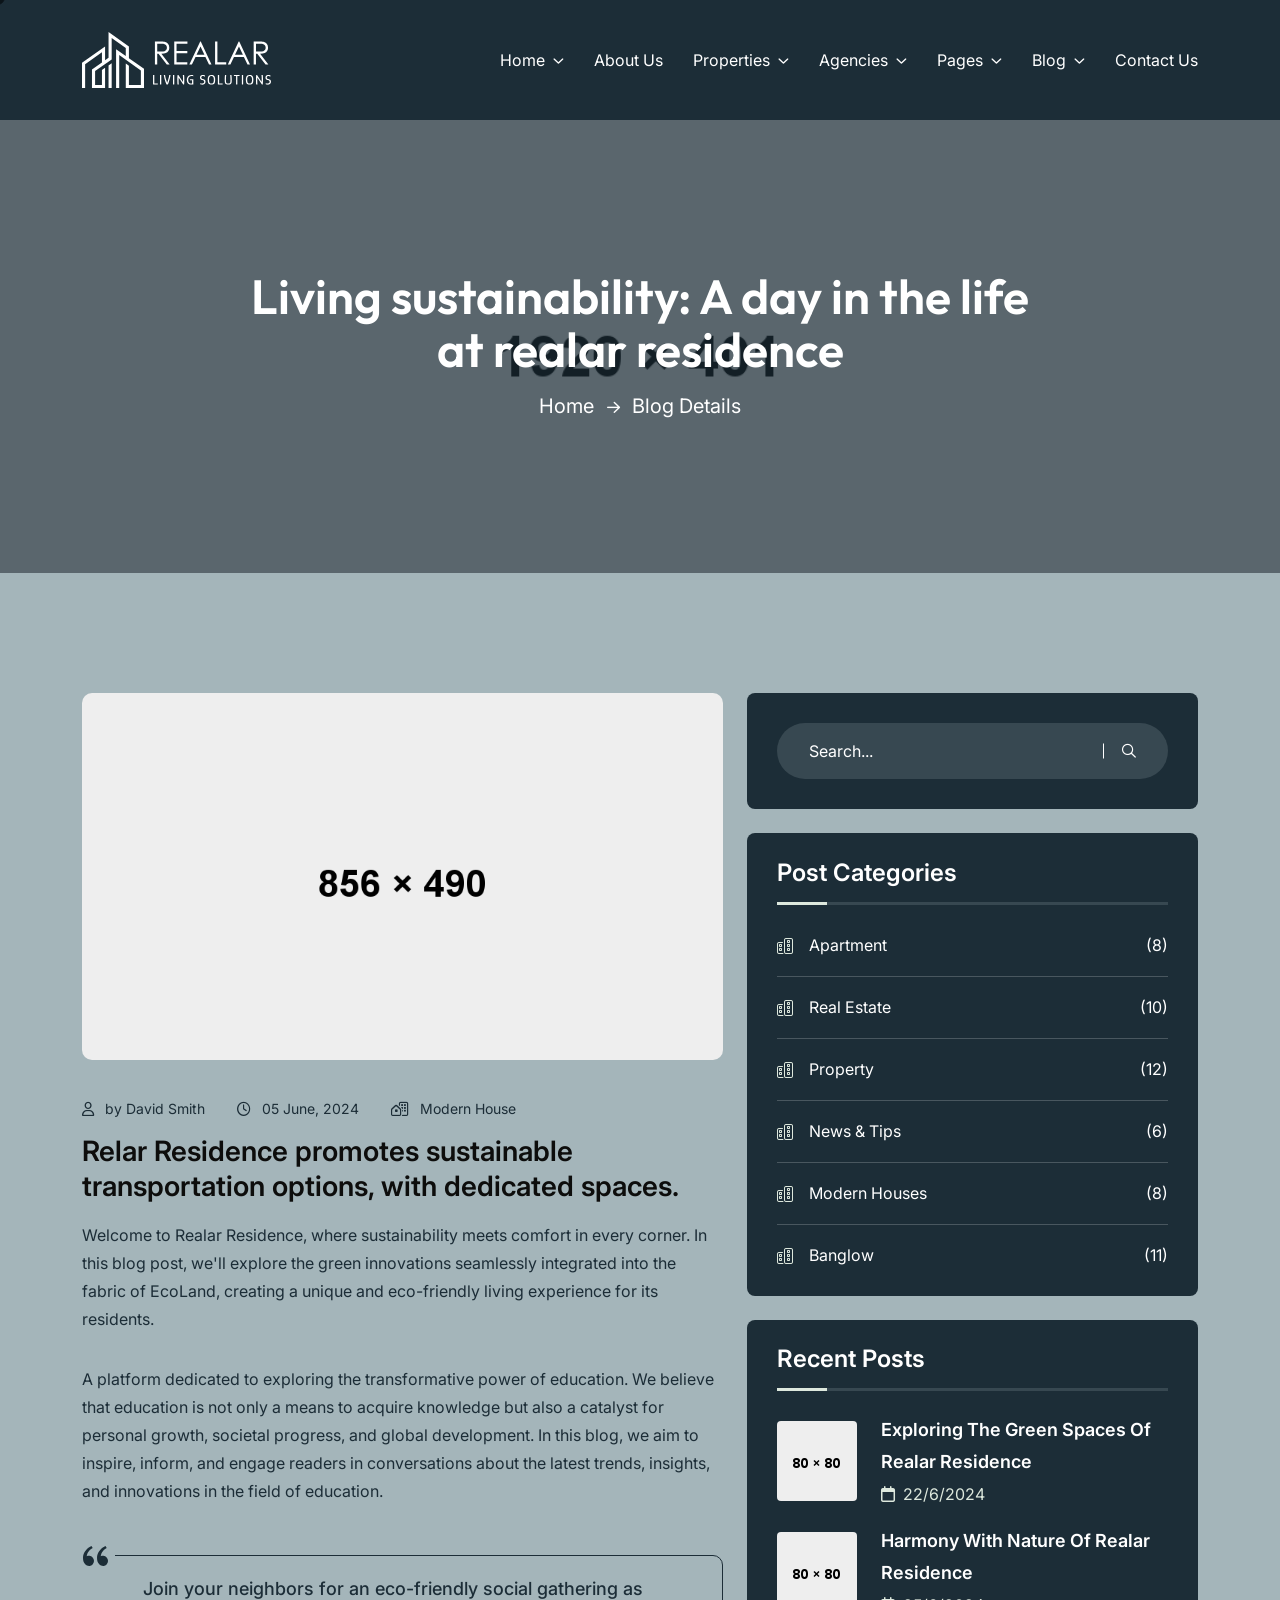
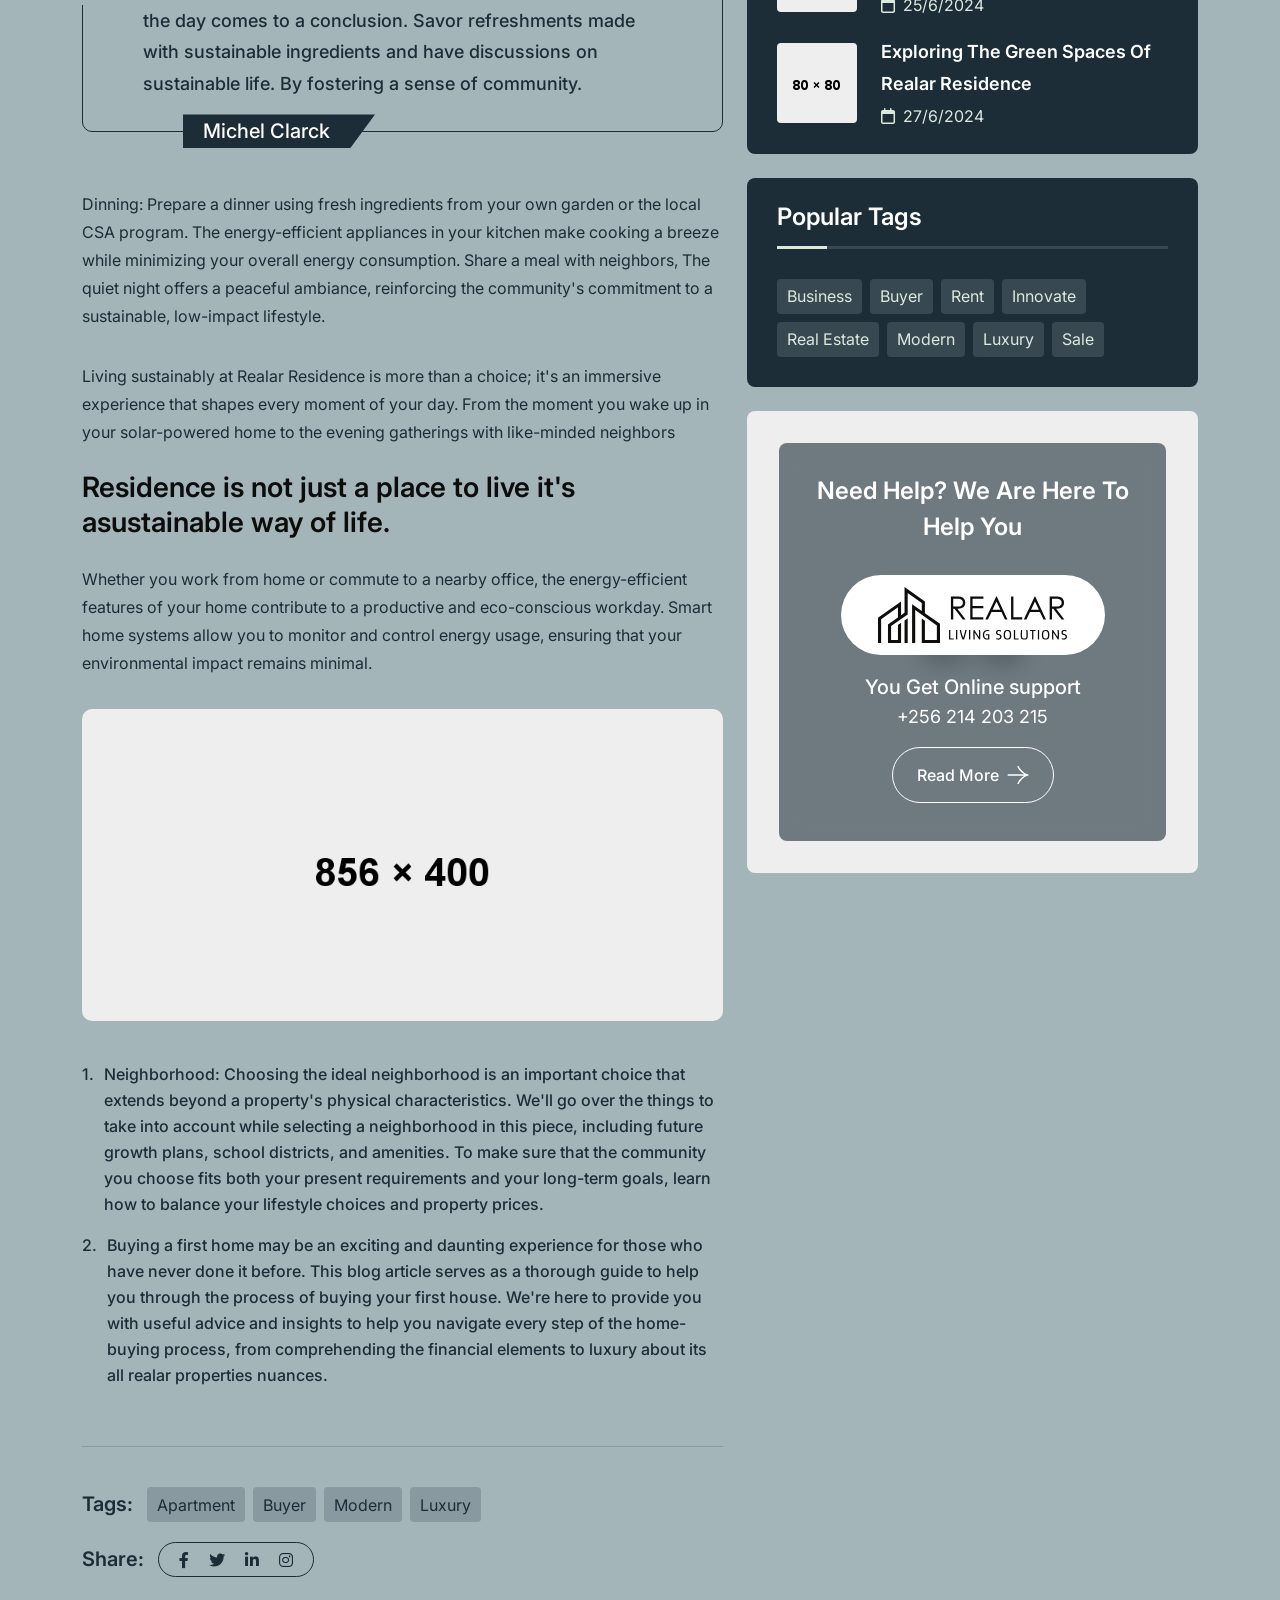
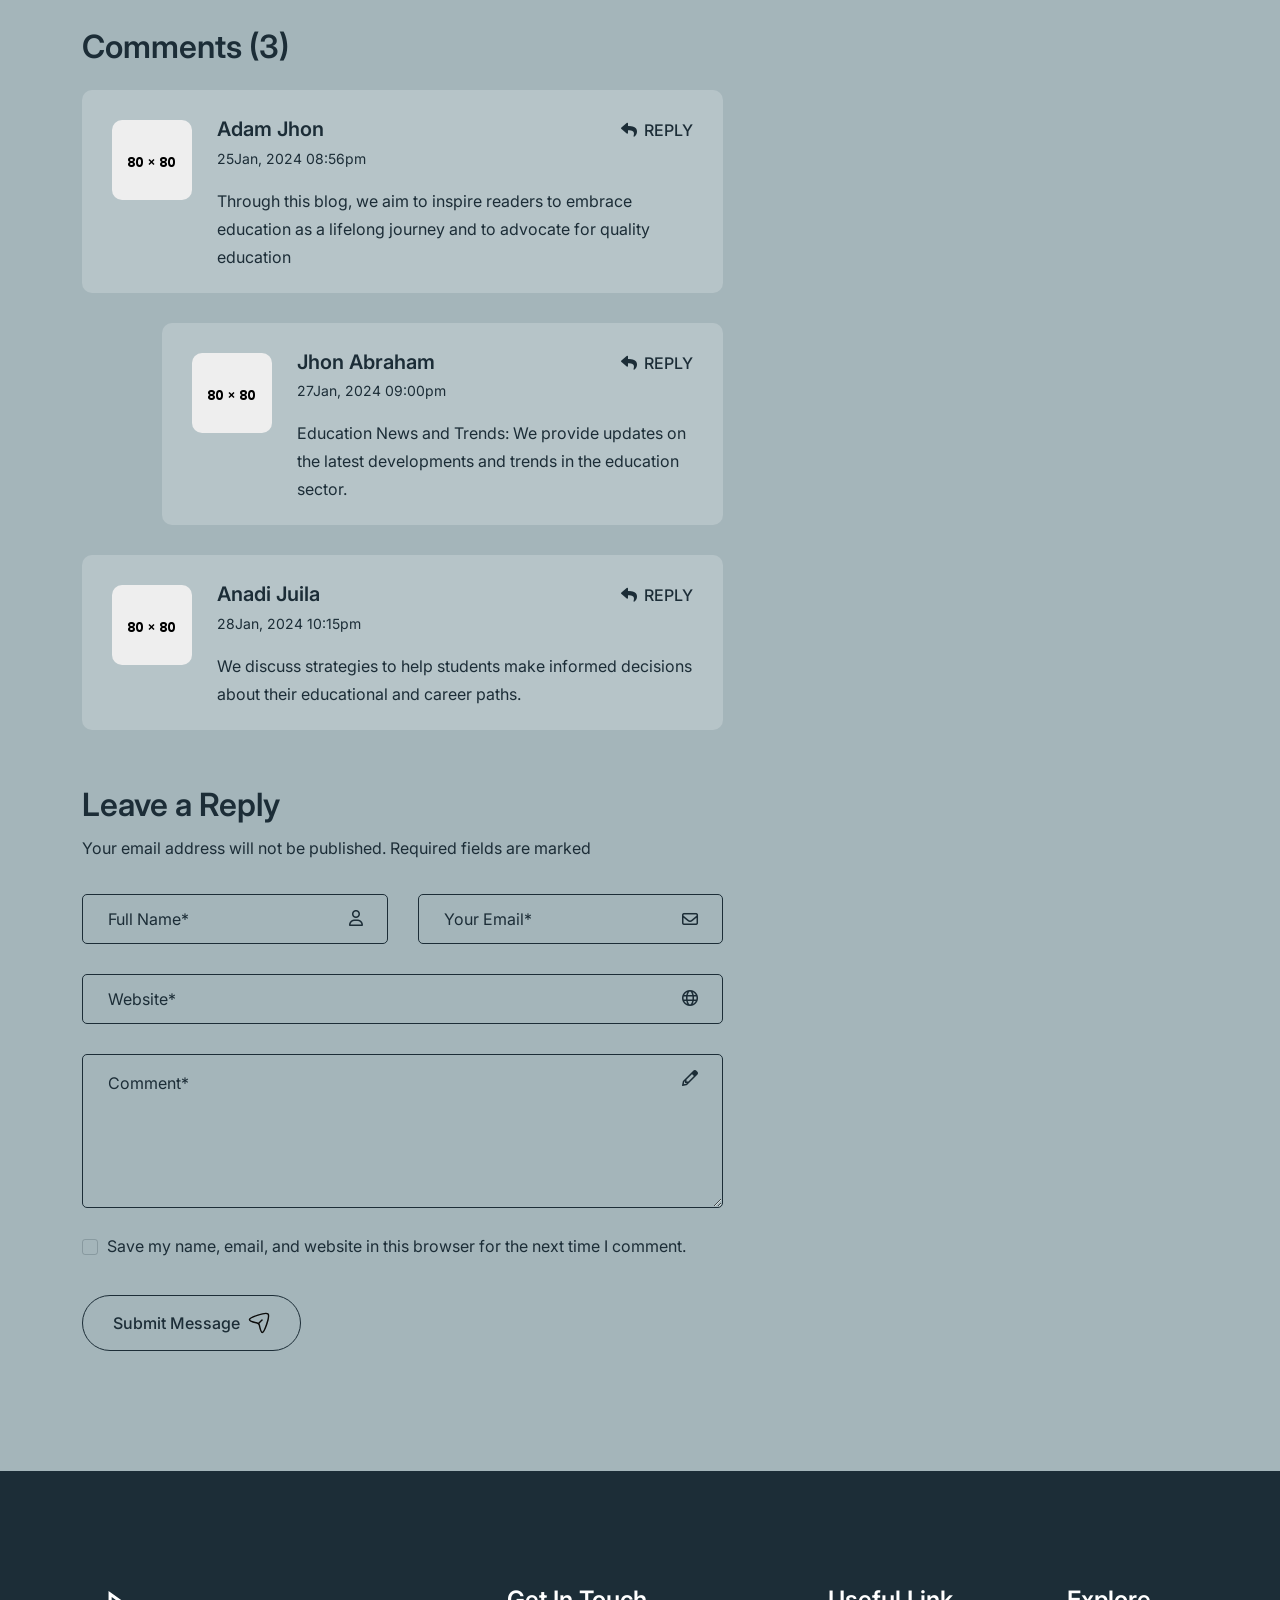
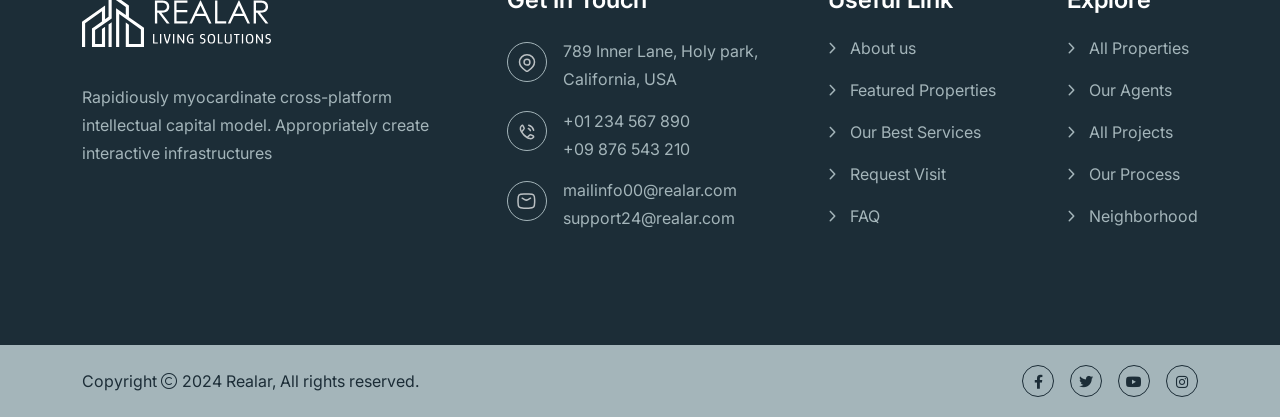
<file: blog-details.html>
<!doctype html>
<html class="no-js" lang="zxx" dir="ltr">

<head>
    <meta charset="utf-8">
    <meta http-equiv="x-ua-compatible" content="ie=edge">
    <title>Realar - Real Estate Apartment Complex HTML Template - Blog Details</title>
    <meta name="author" content="Realar">
    <meta name="description" content="Realar - Real Estate Apartment Complex HTML Template">
    <meta name="keywords" content="Realar - Real Estate Apartment Complex HTML Template">
    <meta name="robots" content="INDEX,FOLLOW">

    <!-- Mobile Specific Metas -->
    <meta name="viewport" content="width=device-width, initial-scale=1, shrink-to-fit=no">

    <!-- Favicons - Place favicon.ico in the root directory -->
    <link rel="apple-touch-icon" sizes="57x57" href="assets/img/favicons/apple-icon-57x57.png">
    <link rel="apple-touch-icon" sizes="60x60" href="assets/img/favicons/apple-icon-60x60.png">
    <link rel="apple-touch-icon" sizes="72x72" href="assets/img/favicons/apple-icon-72x72.png">
    <link rel="apple-touch-icon" sizes="76x76" href="assets/img/favicons/apple-icon-76x76.png">
    <link rel="apple-touch-icon" sizes="114x114" href="assets/img/favicons/apple-icon-114x114.png">
    <link rel="apple-touch-icon" sizes="120x120" href="assets/img/favicons/apple-icon-120x120.png">
    <link rel="apple-touch-icon" sizes="144x144" href="assets/img/favicons/apple-icon-144x144.png">
    <link rel="apple-touch-icon" sizes="152x152" href="assets/img/favicons/apple-icon-152x152.png">
    <link rel="apple-touch-icon" sizes="180x180" href="assets/img/favicons/apple-icon-180x180.png">
    <link rel="icon" type="image/png" sizes="192x192" href="assets/img/favicons/android-icon-192x192.png">
    <link rel="icon" type="image/png" sizes="32x32" href="assets/img/favicons/favicon-32x32.png">
    <link rel="icon" type="image/png" sizes="96x96" href="assets/img/favicons/favicon-96x96.png">
    <link rel="icon" type="image/png" sizes="16x16" href="assets/img/favicons/favicon-16x16.png">
    <link rel="manifest" href="assets/img/favicons/manifest.json">
    <meta name="msapplication-TileColor" content="#ffffff">
    <meta name="msapplication-TileImage" content="assets/img/favicons/ms-icon-144x144.png">
    <meta name="theme-color" content="#ffffff">

    <!--==============================
	  Google Fonts
	============================== -->
    <link rel="preconnect" href="https://fonts.googleapis.com">
    <link rel="preconnect" href="https://fonts.gstatic.com" crossorigin>
    <link href="https://fonts.googleapis.com/css2?family=Inter:wght@100..900&family=Outfit:wght@100..900&display=swap" rel="stylesheet">

    <!--==============================
	    All CSS File
	============================== -->
    <!-- Bootstrap -->
    <link rel="stylesheet" href="assets/css/bootstrap.min.css">
    <!-- Fontawesome Icon -->
    <link rel="stylesheet" href="assets/css/fontawesome.min.css">
    <!-- Magnific Popup -->
    <link rel="stylesheet" href="assets/css/magnific-popup.min.css">
    <!-- Swiper Js -->
    <link rel="stylesheet" href="assets/css/swiper-bundle.min.css">

    <!-- Theme Custom CSS -->
    <link rel="stylesheet" href="assets/css/style.css">

</head>

<body class="bg-light">

    <!--[if lte IE 9]>
    	<p class="browserupgrade">You are using an <strong>outdated</strong> browser. Please <a href="https://browsehappy.com/">upgrade your browser</a> to improve your experience and security.</p>
  	<![endif]-->


    <!--********************************
   		Code Start From Here 
	******************************** -->
    <div class="cursor-follower"></div>

    <!-- slider drag cursor -->
    <div class="slider-drag-cursor"><i class="fas fa-angle-left me-2"></i> DRAG <i class="fas fa-angle-right ms-2"></i></div>

    <!--==============================
     Preloader
  ==============================-->
    <div id="preloader" class="preloader ">
        <button class="th-btn style2 preloaderCls">Cancel Preloader </button>
        <div id="loader" class="th-preloader">
            <div class="animation-preloader">
                <div class="txt-loading">
                    <span preloader-text="R" class="characters">R</span>

                    <span preloader-text="E" class="characters">E</span>

                    <span preloader-text="A" class="characters">A</span>

                    <span preloader-text="L" class="characters">L</span>

                    <span preloader-text="A" class="characters">A</span>

                    <span preloader-text="R" class="characters">R</span>
                </div>
            </div>
        </div>
    </div> <!--==============================
    Mobile Menu
  ============================== -->
    <div class="th-menu-wrapper onepage-nav">
        <div class="th-menu-area text-center">
            <button class="th-menu-toggle"><i class="fal fa-times"></i></button>
            <div class="mobile-logo">
                <a href="index.html">
                    <img src="assets/img/logo-white.svg" alt="Realar">
                </a>
            </div>
            <div class="th-mobile-menu">
                <ul>
                    <li class="menu-item-has-children">
                        <a href="index.html">
                            Home
                        </a>
                        <ul class="sub-menu">
                            <li class="menu-item-has-children">
                                <a href="#">Multipage</a>
                                <ul class="sub-menu">
                                    <li><a href="index.html">Luxury Duplex</a></li>
                                    <li><a href="home-2.html">Real Estate Agency</a></li>
                                    <li><a href="home-3.html">Commercial Real Estate</a></li>
                                    <li><a href="home-4.html">Luxury Apartment</a></li>
                                    <li><a href="home-5.html">Residencial Real Estate</a></li>
                                    <li><a href="home-6.html">Urban Real Estate</a></li>
                                    <li><a href="home-7.html">Industrial Demo</a></li>
                                    <!-- <li><a href="home-8.html">Commercial Apartment</a></li> 
                    <li><a href="home-9.html">Vacation Rental</a></li> 
                    <li><a href="home-10.html">Residencial Apartment</a></li> 
                    <li><a href="home-11.html">Architectural Demo</a></li>  -->
                                </ul>
                            </li>
                            <li class="menu-item-has-children">
                                <a href="#">Onepage</a>
                                <ul class="sub-menu">
                                    <li><a href="home-1-op.html">Luxury Duplex</a></li>
                                    <li><a href="home-2-op.html">Real Estate Agency</a></li>
                                    <li><a href="home-3-op.html">Commercial Real Estate</a></li>
                                    <li><a href="home-4-op.html">Luxury Apartment</a></li>
                                    <li><a href="home-5-op.html">Residencial Real Estate</a></li>
                                    <li><a href="home-6-op.html">Urban Real Estate</a></li>
                                    <li><a href="home-7-op.html">Industrial Demo</a></li>
                                    <!-- <li><a href="home-8-op.html">Commercial Apartment</a></li> 
                    <li><a href="home-9-op.html">Vacation Rental</a></li> 
                    <li><a href="home-10-op.html">Residencial Apartment</a></li> 
                    <li><a href="home-11-op.html">Architectural Demo</a></li>  -->
                                </ul>
                            </li>
                            <li class="menu-item-has-children">
                                <a href="#">RTL</a>
                                <ul class="sub-menu">
                                    <li><a href="home-1-rtl.html">Luxury Duplex</a></li>
                                    <li><a href="home-2-rtl.html">Real Estate Agency</a></li>
                                    <li><a href="home-3-rtl.html">Commercial Real Estate</a></li>
                                    <li><a href="home-4-rtl.html">Luxury Apartment</a></li>
                                    <li><a href="home-5-rtl.html">Residencial Real Estate</a></li>
                                    <li><a href="home-6-rtl.html">Urban Real Estate</a></li>
                                    <li><a href="home-7-rtl.html">Industrial Demo</a></li>
                                    <!-- <li><a href="home-8-rtl.html">Commercial Apartment</a></li> 
                    <li><a href="home-9-rtl.html">Vacation Rental</a></li> 
                    <li><a href="home-10-rtl.html">Residencial Apartment</a></li> 
                    <li><a href="home-11-rtl.html">Architectural Demo</a></li>  -->
                                </ul>
                            </li>
                        </ul>
                    </li>
                    <li><a href="about.html">
                            About Us
                        </a></li>
                    <li class="menu-item-has-children">
                        <a href="property.html">
                            Properties
                        </a>
                        <ul class="sub-menu">
                            <li><a href="property.html">
                                    Properties
                                </a></li>
                            <li><a href="property-details.html">
                                    Property Details
                                </a></li>
                        </ul>
                    </li>
                    <li class="menu-item-has-children">
                        <a href="agency.html">
                            Agencies
                        </a>
                        <ul class="sub-menu">
                            <li><a href="agency.html">
                                    Agencies
                                </a></li>
                            <li><a href="agency-details.html">
                                    Agencies Details
                                </a></li>
                        </ul>
                    </li>
                    <li class="menu-item-has-children">
                        <a href="#">
                            Pages
                        </a>
                        <ul class="sub-menu">
                            <li><a href="team.html">
                                    Agent Page
                                </a></li>
                            <li><a href="team-details.html">
                                    Agent Details
                                </a></li>
                            <li><a href="pricing.html">
                                    Pricing Page
                                </a></li>
                            <li class="menu-item-has-children"><a href="shop.html">
                                    Shop Page
                                </a>
                                <ul class="sub-menu">
                                    <li><a href="shop.html">
                                            Shop Page
                                        </a></li>
                                    <li><a href="shop-details.html">
                                            Shop Details
                                        </a></li>
                                    <li><a href="cart.html">
                                            Cart Page
                                        </a></li>
                                    <li><a href="checkout.html">
                                            Checkout Page
                                        </a></li>
                                    <li><a href="wishlist.html">
                                            Wistlist Page
                                        </a></li>
                                </ul>
                            </li>
                            <li><a href="error.html">
                                    Error Page
                                </a></li>
                        </ul>
                    </li>
                    <li class="menu-item-has-children">
                        <a href="blog.html">
                            Blog
                        </a>
                        <ul class="sub-menu">
                            <li><a href="blog.html">
                                    Blog Page
                                </a></li>
                            <li><a href="blog-details.html">
                                    Blog Details
                                </a></li>
                        </ul>
                    </li>
                    <li><a href="contact.html">
                            Contact Us
                        </a></li>
                </ul>
            </div>
        </div>
    </div><!--==============================
    Sidemenu
============================== -->
    <div class="sidemenu-wrapper sidemenu-info d-none d-lg-block ">
        <div class="sidemenu-content">
            <button class="closeButton sideMenuCls"><i class="far fa-times"></i></button>
            <div class="widget  ">
                <div class="th-widget-about">
                    <div class="about-logo">
                        <a href="index.html"><img src="assets/img/logo.svg" alt="Realar"></a>
                    </div>
                    <p class="about-text"> Rapidiously myocardinate cross-platform intellectual capital model. Appropriately create interactive infrastructures</p>
                </div>
            </div>
            <div class="widget  ">
                <h3 class="widget_title">Get In Touch</h3>
                <div class="th-widget-contact">
                    <div class="info-box_text">
                        <div class="icon"><img src="assets/img/icon/location-dot.svg" alt="img"></div>
                        <div class="details">
                            <p>789 Inner Lane, Holy park,</p>
                            <p>California, USA</p>
                        </div>
                    </div>
                    <div class="info-box_text">
                        <div class="icon">
                            <img src="assets/img/icon/phone.svg" alt="img">
                        </div>
                        <div class="details">
                            <p><a href="tel:+0123456789" class="info-box_link">+01 234 567 890</a></p>
                            <p><a href="tel:+09876543210" class="info-box_link">+09 876 543 210</a></p>
                        </div>
                    </div>
                    <div class="info-box_text">
                        <div class="icon">
                            <img src="assets/img/icon/envelope.svg" alt="img">
                        </div>
                        <div class="details">
                            <p><a href="mailto:mailinfo00@realar.com" class="info-box_link">mailinfo00@realar.com</a></p>
                            <p><a href="mailto:support24@realar.com" class="info-box_link">support24@realar.com</a></p>
                        </div>
                    </div>
                </div>
            </div>
            <div class="widget newsletter-widget  ">
                <h3 class="widget_title">Subscribe Now</h3>
                <form class="newsletter-form">
                    <div class="form-group">
                        <input class="form-control" type="email" placeholder="Email Address" required="">
                        <button type="submit" class="th-btn"><i class="far fa-paper-plane text-theme"></i></button>
                    </div>
                </form>
                <div class="th-social style2">
                    <a href="https://www.facebook.com/"><i class="fab fa-facebook-f"></i></a>
                    <a href="https://www.twitter.com/"><i class="fab fa-twitter"></i></a>
                    <a href="https://www.linkedin.com/"><i class="fab fa-linkedin-in"></i></a>
                    <a href="https://www.behance.com/"><i class="fab fa-behance"></i></a>
                    <a href="https://www.vimeo.com/"><i class="fab fa-vimeo-v"></i></a>
                </div>
            </div>
        </div>
    </div><!--==============================
	Header Area
==============================-->
    <header class="th-header header-default">
        <div class="sticky-wrapper">
            <!-- Main Menu Area -->
            <div class="menu-area">
                <div class="container">
                    <div class="row align-items-center justify-content-between">
                        <div class="col-auto">
                            <div class="header-logo">
                                <a href="index.html">
                                    <img src="assets/img/logo-white2.svg" alt="Realar">
                                </a>
                            </div>
                        </div>
                        <div class="col-auto">
                            <nav class="main-menu d-none d-lg-inline-block">
                                <ul>
                                    <li class="menu-item-has-children">
                                        <a href="index.html">
                                            Home
                                        </a>
                                        <ul class="mega-menu mega-menu-content">
                                            <li>
                                                <div class="container">
                                                    <div class="row gy-4">
                                                        <div class="col-lg-3">
                                                            <div class="mega-menu-box">
                                                                <div class="mega-menu-img">
                                                                    <img src="assets/img/pages/index.jpg" alt="Home One">
                                                                    <div class="btn-wrap">
                                                                        <a href="index.html" class="th-btn style-border">Multipage</a>
                                                                        <a href="home-1-op.html" class="th-btn style-border">Onepage</a>
                                                                        <a href="home-1-rtl.html" class="th-btn style-border">RTL Demo</a>
                                                                    </div>
                                                                </div>
                                                                <h3 class="mega-menu-title"><a href="index.html">Luxury Duplex</a></h3>
                                                            </div>
                                                        </div>
                                                        <div class="col-lg-3">
                                                            <div class="mega-menu-box">
                                                                <div class="mega-menu-img">
                                                                    <img src="assets/img/pages/home-2.jpg" alt="Home Two">
                                                                    <div class="btn-wrap">
                                                                        <a href="home-2.html" class="th-btn style-border">Multipage</a>
                                                                        <a href="home-2-op.html" class="th-btn style-border">Onepage</a>
                                                                        <a href="home-2-rtl.html" class="th-btn style-border">RTL Demo</a>
                                                                    </div>
                                                                </div>
                                                                <h3 class="mega-menu-title"><a href="home-2.html">Real Estate Agency</a></h3>
                                                            </div>
                                                        </div>
                                                        <div class="col-lg-3">
                                                            <div class="mega-menu-box">
                                                                <div class="mega-menu-img">
                                                                    <img src="assets/img/pages/home-3.jpg" alt="Home Three">
                                                                    <div class="btn-wrap">
                                                                        <a href="home-3.html" class="th-btn style-border">Multipage</a>
                                                                        <a href="home-3-op.html" class="th-btn style-border">Onepage</a>
                                                                        <a href="home-3-rtl.html" class="th-btn style-border">RTL Demo</a>
                                                                    </div>
                                                                </div>
                                                                <h3 class="mega-menu-title"><a href="home-3.html">Commercial Real Estate</a></h3>
                                                            </div>
                                                        </div>
                                                        <div class="col-lg-3">
                                                            <div class="mega-menu-box">
                                                                <div class="mega-menu-img">
                                                                    <img src="assets/img/pages/home-4.jpg" alt="Home Four">
                                                                    <div class="btn-wrap">
                                                                        <a href="home-4.html" class="th-btn style-border">Multipage</a>
                                                                        <a href="home-4-op.html" class="th-btn style-border">Onepage</a>
                                                                        <a href="home-4-rtl.html" class="th-btn style-border">RTL Demo</a>
                                                                    </div>
                                                                </div>
                                                                <h3 class="mega-menu-title"><a href="home-4.html">Luxury Apartment</a></h3>
                                                            </div>
                                                        </div>
                                                        <div class="col-lg-3">
                                                            <div class="mega-menu-box">
                                                                <div class="mega-menu-img">
                                                                    <img src="assets/img/pages/home-5.jpg" alt="Home Five">
                                                                    <div class="btn-wrap">
                                                                        <a href="home-5.html" class="th-btn style-border">Multipage</a>
                                                                        <a href="home-5-op.html" class="th-btn style-border">Onepage</a>
                                                                        <a href="home-5-rtl.html" class="th-btn style-border">RTL Demo</a>
                                                                    </div>
                                                                </div>
                                                                <h3 class="mega-menu-title"><a href="home-5.html">Residencial Real Estate</a></h3>
                                                            </div>
                                                        </div>
                                                        <div class="col-lg-3">
                                                            <div class="mega-menu-box">
                                                                <div class="mega-menu-img">
                                                                    <img src="assets/img/pages/home-6.jpg" alt="Home Six">
                                                                    <div class="btn-wrap">
                                                                        <a href="home-6.html" class="th-btn style-border">Multipage</a>
                                                                        <a href="home-6-op.html" class="th-btn style-border">Onepage</a>
                                                                        <a href="home-6-rtl.html" class="th-btn style-border">RTL Demo</a>
                                                                    </div>
                                                                </div>
                                                                <h3 class="mega-menu-title"><a href="home-6.html">Urban Real Estate</a></h3>
                                                            </div>
                                                        </div>
                                                        <div class="col-lg-3">
                                                            <div class="mega-menu-box">
                                                                <div class="mega-menu-img">
                                                                    <img src="assets/img/pages/home-7.jpg" alt="Home Seven">
                                                                    <div class="btn-wrap">
                                                                        <a href="home-7.html" class="th-btn style-border">Multipage</a>
                                                                        <a href="home-7-op.html" class="th-btn style-border">Onepage</a>
                                                                        <a href="home-7-rtl.html" class="th-btn style-border">RTL Demo</a>
                                                                    </div>
                                                                </div>
                                                                <h3 class="mega-menu-title"><a href="home-7.html">Industrial Demo</a></h3>
                                                            </div>
                                                        </div>
                                                        <!-- <div class="col-lg-3">
                    <div class="mega-menu-box">
                        <div class="mega-menu-img">
                            <img src="assets/img/pages/home-8.jpg" alt="Home Eight">
                            <div class="btn-wrap">
                                <a href="home-8.html" class="th-btn style-border">Multipage</a>
                                <a href="home-8-op.html" class="th-btn style-border">Onepage</a>
                                <a href="home-8-rtl.html" class="th-btn style-border">RTL Demo</a>
                            </div>
                        </div>
                        <h3 class="mega-menu-title"><a href="home-8.html">Commercial Apartment</a></h3>                        
                    </div>
                </div>
                <div class="col-lg-3">
                    <div class="mega-menu-box">
                        <div class="mega-menu-img">
                            <img src="assets/img/pages/home-9.jpg" alt="Home Nine">
                            <div class="btn-wrap">
                                <a href="home-9.html" class="th-btn style-border">Multipage</a>
                                <a href="home-9-op.html" class="th-btn style-border">Onepage</a>
                                <a href="home-9-rtl.html" class="th-btn style-border">RTL Demo</a>
                            </div>
                        </div>
                        <h3 class="mega-menu-title"><a href="home-9.html">Vacation Rental</a></h3>                        
                    </div>
                </div>
                <div class="col-lg-3">
                    <div class="mega-menu-box">
                        <div class="mega-menu-img">
                            <img src="assets/img/pages/home-10.jpg" alt="Home Ten">
                            <div class="btn-wrap">
                                <a href="home-10.html" class="th-btn style-border">Multipage</a>
                                <a href="home-10-op.html" class="th-btn style-border">Onepage</a>
                                <a href="home-10-rtl.html" class="th-btn style-border">RTL Demo</a>
                            </div>
                        </div>
                        <h3 class="mega-menu-title"><a href="home-10.html">Residencial Apartment</a></h3>                        
                    </div>
                </div>
                <div class="col-lg-3">
                    <div class="mega-menu-box">
                        <div class="mega-menu-img">
                            <img src="assets/img/pages/home-11.jpg" alt="Home Eleven">
                            <div class="btn-wrap">
                                <a href="home-11.html" class="th-btn style-border">Multipage</a>
                                <a href="home-11-op.html" class="th-btn style-border">Onepage</a>
                                <a href="home-11-rtl.html" class="th-btn style-border">RTL Demo</a>
                            </div>
                        </div>
                        <h3 class="mega-menu-title"><a href="home-11.html">Architectural Demo</a></h3>                        
                    </div>
                </div> -->
                                                    </div>
                                                </div>
                                            </li>
                                        </ul>
                                    </li>
                                    <li><a href="about.html">
                                            About Us
                                        </a></li>
                                    <li class="menu-item-has-children">
                                        <a href="property.html">
                                            Properties
                                        </a>
                                        <ul class="sub-menu">
                                            <li><a href="property.html">
                                                    Properties
                                                </a></li>
                                            <li><a href="property-details.html">
                                                    Property Details
                                                </a></li>
                                        </ul>
                                    </li>
                                    <li class="menu-item-has-children">
                                        <a href="agency.html">
                                            Agencies
                                        </a>
                                        <ul class="sub-menu">
                                            <li><a href="agency.html">
                                                    Agencies
                                                </a></li>
                                            <li><a href="agency-details.html">
                                                    Agencies Details
                                                </a></li>
                                        </ul>
                                    </li>
                                    <li class="menu-item-has-children">
                                        <a href="#">
                                            Pages
                                        </a>
                                        <ul class="sub-menu">
                                            <li><a href="team.html">
                                                    Agent Page
                                                </a></li>
                                            <li><a href="team-details.html">
                                                    Agent Details
                                                </a></li>
                                            <li><a href="pricing.html">
                                                    Pricing Page
                                                </a></li>
                                            <li class="menu-item-has-children"><a href="shop.html">
                                                    Shop Page
                                                </a>
                                                <ul class="sub-menu">
                                                    <li><a href="shop.html">
                                                            Shop Page
                                                        </a></li>
                                                    <li><a href="shop-details.html">
                                                            Shop Details
                                                        </a></li>
                                                    <li><a href="cart.html">
                                                            Cart Page
                                                        </a></li>
                                                    <li><a href="checkout.html">
                                                            Checkout Page
                                                        </a></li>
                                                    <li><a href="wishlist.html">
                                                            Wistlist Page
                                                        </a></li>
                                                </ul>
                                            </li>
                                            <li><a href="error.html">
                                                    Error Page
                                                </a></li>
                                        </ul>
                                    </li>
                                    <li class="menu-item-has-children">
                                        <a href="blog.html">
                                            Blog
                                        </a>
                                        <ul class="sub-menu">
                                            <li><a href="blog.html">
                                                    Blog Page
                                                </a></li>
                                            <li><a href="blog-details.html">
                                                    Blog Details
                                                </a></li>
                                        </ul>
                                    </li>
                                    <li><a href="contact.html">
                                            Contact Us
                                        </a></li>
                                </ul>
                            </nav>
                            <div class="header-button d-flex d-lg-none">
                                <button type="button" class="th-menu-toggle sidebar-btn">
                                    <span class="line"></span>
                                    <span class="line"></span>
                                    <span class="line"></span>
                                </button>
                            </div>
                        </div>
                        <div class="col-auto d-none d-xxl-block">
                            <div class="header-button">
                                <a href="contact.html" class="th-btn style-border th-btn-icon">Request A Visit</a>
                                <button type="button" class="simple-icon sideMenuInfo sidebar-btn style2">
                                    <span class="line"></span>
                                    <span class="line"></span>
                                    <span class="line"></span>
                                </button>
                            </div>
                        </div>
                    </div>
                </div>
            </div>
        </div>
    </header>


    <!--==============================
    Breadcumb
============================== -->
    <div class="breadcumb-wrapper " data-bg-src="assets/img/bg/breadcumb-bg.jpg">
        <div class="container">
            <div class="row justify-content-center">
                <div class="col-xl-9">
                    <div class="breadcumb-content">
                        <h1 class="breadcumb-title">Living sustainability: A day in the life at realar residence</h1>
                        <ul class="breadcumb-menu">
                            <li><a href="index.html">Home</a></li>
                            <li>Blog Details</li>
                        </ul>
                    </div>
                </div>
            </div>
        </div>
    </div><!--==============================
    Blog Area
==============================-->
    <section class="th-blog-wrapper blog-details overflow-hidden space-top space-extra-bottom">
        <div class="container">
            <div class="row gx-30">
                <div class="col-xxl-8 col-lg-7">
                    <div class="th-blog blog-single mb-0">
                        <div class="blog-img">
                            <img src="assets/img/blog/blog-s-1-1.jpg" alt="Blog Image">
                        </div>
                        <div class="blog-content">
                            <div class="blog-meta">
                                <a class="author" href="blog.html"><i class="far fa-user"></i>by David Smith</a>
                                <a href="blog.html"><i class="far fa-clock"></i>05 June, 2024</a>
                                <a href="blog.html"><i class="far fa-house-building"></i>Modern House</a>
                            </div>
                            <h2 class="blog-title">Relar Residence promotes sustainable transportation options, with dedicated spaces.</h2>
                            <p class="blog-text">Welcome to Realar Residence, where sustainability meets comfort in every corner. In this blog post, we'll explore the green innovations seamlessly integrated into the fabric of EcoLand, creating a unique and eco-friendly living experience for its residents.</p>
                            <p class="blog-text">A platform dedicated to exploring the transformative power of education. We believe that education is not only a means to acquire knowledge but also a catalyst for personal growth, societal progress, and global development. In this blog, we aim to inspire, inform, and engage readers in conversations about the latest trends, insights, and innovations in the field of education.</p>

                            <blockquote>
                                <p>Join your neighbors for an eco-friendly social gathering as the day comes to a conclusion. Savor refreshments made with sustainable ingredients and have discussions on sustainable life. By fostering a sense of community.</p>
                                <cite>Michel Clarck</cite>
                            </blockquote>
                            <p class="blog-text">Dinning: Prepare a dinner using fresh ingredients from your own garden or the local CSA program. The energy-efficient appliances in your kitchen make cooking a breeze while minimizing your overall energy consumption. Share a meal with neighbors, The quiet night offers a peaceful ambiance, reinforcing the community's commitment to a sustainable, low-impact lifestyle.</p>
                            <p class="blog-text">Living sustainably at Realar Residence is more than a choice; it's an immersive experience that shapes every moment of your day. From the moment you wake up in your solar-powered home to the evening gatherings with like-minded neighbors</p>
                            <h2 class="blog-title">Residence is not just a place to live it's asustainable way of life.</h2>
                            <p class="blog-text mt-25">‍Whether you work from home or commute to a nearby office, the energy-efficient features of your home contribute to a productive and eco-conscious workday. Smart home systems allow you to monitor and control energy usage, ensuring that your environmental impact remains minimal.</p>
                            <div class="blog-img mb-40">
                                <img src="assets/img/blog/blog_inner_1.jpg" alt="img">
                            </div>
                            <div class="checklist">
                                <ul>
                                    <li><span>1.</span>Neighborhood: Choosing the ideal neighborhood is an important choice that extends beyond a property's physical characteristics. We'll go over the things to take into account while selecting a neighborhood in this piece, including future growth plans, school districts, and amenities. To make sure that the community you choose fits both your present requirements and your long-term goals, learn how to balance your lifestyle choices and property prices.</li>
                                    <li><span>2.</span>Buying a first home may be an exciting and daunting experience for those who have never done it before. This blog article serves as a thorough guide to help you through the process of buying your first house. We're here to provide you with useful advice and insights to help you navigate every step of the home-buying process, from comprehending the financial elements to luxury about its all realar properties nuances.</li>
                                </ul>
                            </div>
                        </div>
                    </div>
                    <div class="share-links clearfix ">
                        <div class="row justify-content-between">
                            <div class="col-md-auto">
                                <span class="share-links-title">Tags:</span>
                                <div class="tagcloud">
                                    <a href="blog.html">Apartment</a>
                                    <a href="blog.html">Buyer</a>
                                    <a href="blog.html">Modern</a>
                                    <a href="blog.html">Luxury</a>
                                </div>
                            </div>
                            <div class="col-md-auto text-xl-end">
                                <span class="share-links-title">Share:</span>
                                <div class="th-social style2 align-items-center">
                                    <a href="https://www.facebook.com/"><i class="fab fa-facebook-f"></i></a>
                                    <a href="https://www.twitter.com/"><i class="fab fa-twitter"></i></a>
                                    <a href="https://www.linkedin.com/"><i class="fab fa-linkedin-in"></i></a>
                                    <a href="https://www.instagram.com/"><i class="fab fa-instagram"></i></a>
                                </div>
                            </div><!-- Share Links Area end -->
                        </div>
                    </div>
                    <div class="th-comments-wrap ">
                        <h3 class="blog-inner-title">Comments (3)</h3>
                        <ul class="comment-list">
                            <li class="th-comment-item">
                                <div class="th-post-comment">
                                    <div class="comment-avater">
                                        <img src="assets/img/blog/comment-author-1.jpg" alt="Comment Author">
                                    </div>
                                    <div class="comment-content">
                                        <h3 class="name">Adam Jhon</h3>
                                        <span class="commented-on">25Jan, 2024 08:56pm</span>
                                        <p class="text">Through this blog, we aim to inspire readers to embrace education as a lifelong journey and to advocate for quality education</p>
                                        <div class="reply_and_edit">
                                            <a href="blog-details.html" class="reply-btn"><i class="fas fa-reply"></i>Reply</a>
                                        </div>
                                    </div>
                                </div>
                                <ul class="children">
                                    <li class="th-comment-item">
                                        <div class="th-post-comment">
                                            <div class="comment-avater">
                                                <img src="assets/img/blog/comment-author-2.jpg" alt="Comment Author">
                                            </div>
                                            <div class="comment-content">
                                                <h3 class="name">Jhon Abraham</h3>
                                                <span class="commented-on">27Jan, 2024 09:00pm</span>
                                                <p class="text">Education News and Trends: We provide updates on the latest developments and trends in the education sector.</p>
                                                <div class="reply_and_edit">
                                                    <a href="blog-details.html" class="reply-btn"><i class="fas fa-reply"></i>Reply</a>
                                                </div>
                                            </div>
                                        </div>
                                    </li>
                                </ul>
                            </li>
                            <li class="th-comment-item">
                                <div class="th-post-comment">
                                    <div class="comment-avater">
                                        <img src="assets/img/blog/comment-author-3.jpg" alt="Comment Author">
                                    </div>
                                    <div class="comment-content">
                                        <h3 class="name">Anadi Juila</h3>
                                        <span class="commented-on">28Jan, 2024 10:15pm</span>
                                        <p class="text">We discuss strategies to help students make informed decisions about their educational and career paths.</p>
                                        <div class="reply_and_edit">
                                            <a href="blog-details.html" class="reply-btn"><i class="fas fa-reply"></i>Reply</a>
                                        </div>
                                    </div>
                                </div>
                            </li>
                        </ul>
                    </div> <!-- Comment end --> <!-- Comment Form -->
                    <div class="th-comment-form ">
                        <div class="form-title">
                            <h3 class="blog-inner-title mb-0">Leave a Reply</h3>
                            <p class="form-text">Your email address will not be published. Required fields are marked</p>
                        </div>
                        <div class="row">
                            <div class="col-md-6 form-group style-border">
                                <i class="far fa-user"></i>
                                <input type="text" placeholder="Full Name*" class="form-control">
                            </div>
                            <div class="col-md-6 form-group style-border">
                                <i class="far fa-envelope"></i>
                                <input type="text" placeholder="Your Email*" class="form-control">
                            </div>
                            <div class="col-md-12 form-group style-border">
                                <i class="far fa-globe"></i>
                                <input type="text" placeholder="Website*" class="form-control">
                            </div>
                            <div class="col-12 form-group style-border">
                                <i class="far fa-pencil"></i>
                                <textarea placeholder="Comment*" class="form-control"></textarea>
                            </div>
                            <div class="col-12 form-group">
                                <input id="reviewcheck" name="reviewcheck" type="checkbox">
                                <label for="reviewcheck">Save my name, email, and website in this browser for the next time I comment.<span class="checkmark"></span></label>
                            </div>
                            <div class="col-12 form-group mb-0">
                                <button class="th-btn style-border2">Submit Message <span class="btn-icon"><img src="assets/img/icon/paper-plane.svg" alt="img"></span></button>
                            </div>
                        </div>
                    </div>
                </div>
                <div class="col-xxl-4 col-lg-5">
                    <aside class="sidebar-area">
                        <div class="widget widget_search  ">
                            <form class="search-form">
                                <input type="text" placeholder="Search...">
                                <button type="submit"><i class="far fa-search"></i></button>
                            </form>
                        </div>
                        <div class="widget widget_categories  ">
                            <h3 class="widget_title">Post Categories</h3>
                            <ul>
                                <li>
                                    <a href="blog.html">Apartment <span>(8)</span></a>

                                </li>
                                <li>
                                    <a href="blog.html">Real Estate <span>(10)</span></a>
                                </li>
                                <li>
                                    <a href="blog.html">Property <span>(12)</span></a>
                                </li>
                                <li>
                                    <a href="blog.html">News & Tips <span>(6)</span></a>
                                </li>
                                <li>
                                    <a href="blog.html">Modern Houses <span>(8)</span></a>
                                </li>
                                <li>
                                    <a href="blog.html">Banglow <span>(11)</span></a>
                                </li>
                            </ul>
                        </div>
                        <div class="widget  ">
                            <h3 class="widget_title">Recent Posts</h3>
                            <div class="recent-post-wrap">
                                <div class="recent-post">
                                    <div class="media-img">
                                        <a href="blog-details.html"><img src="assets/img/blog/recent-post-1-1.jpg" alt="Blog Image"></a>
                                    </div>
                                    <div class="media-body">
                                        <h4 class="post-title"><a class="text-inherit" href="blog-details.html">Exploring The Green Spaces Of Realar Residence</a></h4>
                                        <div class="recent-post-meta">
                                            <a href="blog.html"><i class="far fa-calendar"></i>22/6/2024</a>
                                        </div>
                                    </div>
                                </div>
                                <div class="recent-post">
                                    <div class="media-img">
                                        <a href="blog-details.html"><img src="assets/img/blog/recent-post-1-2.jpg" alt="Blog Image"></a>
                                    </div>
                                    <div class="media-body">
                                        <h4 class="post-title"><a class="text-inherit" href="blog-details.html">Harmony With Nature Of Realar Residence</a></h4>
                                        <div class="recent-post-meta">
                                            <a href="blog.html"><i class="far fa-calendar"></i>25/6/2024</a>
                                        </div>
                                    </div>
                                </div>
                                <div class="recent-post">
                                    <div class="media-img">
                                        <a href="blog-details.html"><img src="assets/img/blog/recent-post-1-3.jpg" alt="Blog Image"></a>
                                    </div>
                                    <div class="media-body">
                                        <h4 class="post-title"><a class="text-inherit" href="blog-details.html">Exploring The Green Spaces Of Realar Residence</a></h4>
                                        <div class="recent-post-meta">
                                            <a href="blog.html"><i class="far fa-calendar"></i>27/6/2024</a>
                                        </div>
                                    </div>
                                </div>
                            </div>
                        </div>
                        <div class="widget widget_tag_cloud  ">
                            <h3 class="widget_title">Popular Tags</h3>
                            <div class="tagcloud">
                                <a href="blog.html">Business</a>
                                <a href="blog.html">Buyer</a>
                                <a href="blog.html">Rent</a>
                                <a href="blog.html">Innovate</a>
                                <a href="blog.html">Real estate</a>
                                <a href="blog.html">Modern</a>
                                <a href="blog.html">Luxury</a>
                                <a href="blog.html">Sale</a>
                            </div>
                        </div>
                        <div class="widget widget_banner  " data-bg-src="assets/img/widget/widget-banner.png">
                            <div class="widget-banner text-center">
                                <h3 class="title">Need Help? We Are Here To Help You</h3>
                                <div class="logo"><img src="assets/img/logo.svg" alt="img"></div>
                                <h4 class="subtitle">You Get Online support</h4>
                                <h5 class="link"><a href="tel:256214203215">+256 214 203 215</a></h5>
                                <a href="blog-details.html" class="th-btn style-border th-btn-icon">Read More</a>
                            </div>
                        </div>
                    </aside>
                </div>
            </div>
        </div>
    </section><!--==============================
    Popup Modal v1
============================== -->
    <div class="th-modal modal fade" id="portfolioModal" tabindex="-1" aria-hidden="true">
        <div class="modal-dialog modal-xl">
            <div class="modal-content">
                <div class="container">
                    <button type="button" class="icon-btn btn-close bg-title-dark" data-bs-dismiss="modal" aria-label="Close"><i class="fa-regular fa-xmark"></i></button>
                    <div class="page-single bg-title-dark">
                        <div class="page-img mb-30">
                            <img class="w-100 rounded-20" src="assets/img/project/project_pop1_1.png" alt="portfolio Image">
                        </div>
                        <div class="page-content">
                            <h2 class="h3 page-title text-white fw-medium">Where Visibility Meets Success</h2>
                            <div class="row gy-30">
                                <div class="col-xl-7">
                                    <p class="mb-20 text-light">The timeline varies depending on the complexity of the project. Simple projects may take a few weeks, while more complex ones could extend to several months. Timelines are influenced by factors like scope, feedback iterations, and client responsiveness.</p>

                                    <p class="mb-xl-4 mb-0 text-light">Project timelines vary based on complexity and scope. Small projects may take a few weeks, while larger ones could span several months. Timelines are established during project kickoff. We use a range of industry-standard tools such as Sketch.</p>
                                </div>
                                <div class="col-xl-5">
                                    <div class="checklist">
                                        <ul>
                                            <li class="text-light"><strong>Service Category:</strong> Rubix Carabil Tower</li>
                                            <li class="text-light"><strong>Clients:</strong> David Malan</li>
                                            <li class="text-light"><strong>Project Date:</strong> 13 June, 2020</li>
                                            <li class="text-light"><strong>Avenue End Date:</strong> 22 July, 2023</li>
                                            <li class="text-light"><strong>Locations:</strong> NewYork - 2546 Firs, USA</li>
                                        </ul>
                                    </div>
                                </div>
                            </div>

                            <div class="row gy-30 gx-40 align-items-center">
                                <div class="col-xl-6">
                                    <div class="page-img mb-0">
                                        <img class="w-100 rounded-20" src="assets/img/project/project_pop2_1.png" alt="portfolio Image">
                                    </div>
                                </div>
                                <div class="col-xl-6">
                                    <h4 class="box-title text-white fw-medium">Services Benefits:</h4>
                                    <p class="text-light">We can do both. We can adhere to existing brand guidelines, ensuring consistency, or help develop new ones if a client is looking for a fresh identity. Our goal is to align the UI/UX design with the brand's overall strategy product meets the needs.</p>
                                    <div class="checklist style3">
                                        <ul>
                                            <li class="text-light"><i class="far fa-check-circle"></i>We use the latest diagnostic equipment</li>
                                            <li class="text-light"><i class="far fa-check-circle"></i>Automotive service our clients receive</li>
                                            <li class="text-light"><i class="far fa-check-circle"></i>We are a member of Professional Service</li>
                                            <li class="text-light"><i class="far fa-check-circle"></i>Digital how will activities impact traditional</li>
                                            <li class="text-light"><i class="far fa-check-circle"></i>Architect and technical engineer</li>
                                        </ul>
                                    </div>
                                </div>
                            </div>
                        </div>
                    </div>
                </div>
            </div>
        </div>
    </div><!--==============================
	Footer Area
==============================-->
    <footer class="footer-wrapper footer-default bg-theme">
        <div class="widget-area">
            <div class="container">
                <div class="row justify-content-between">
                    <div class="col-md-6 col-xl-auto">
                        <div class="widget footer-widget">
                            <div class="th-widget-about">
                                <div class="about-logo">
                                    <a href="index.html"><img src="assets/img/logo-white2.svg" alt="Realar"></a>
                                </div>
                                <p class="about-text"> Rapidiously myocardinate cross-platform intellectual capital model. Appropriately create interactive infrastructures</p>
                            </div>
                        </div>
                    </div>
                    <div class="col-md-6 col-xl-auto">
                        <div class="widget footer-widget">
                            <h3 class="widget_title">Get In Touch</h3>
                            <div class="th-widget-contact">
                                <div class="info-box_text">
                                    <div class="icon"><img src="assets/img/icon/location-dot.svg" alt="img"></div>
                                    <div class="details">
                                        <p>789 Inner Lane, Holy park,</p>
                                        <p>California, USA</p>
                                    </div>
                                </div>
                                <div class="info-box_text">
                                    <div class="icon">
                                        <img src="assets/img/icon/phone.svg" alt="img">
                                    </div>
                                    <div class="details">
                                        <p><a href="tel:+0123456789" class="info-box_link">+01 234 567 890</a></p>
                                        <p><a href="tel:+09876543210" class="info-box_link">+09 876 543 210</a></p>
                                    </div>
                                </div>
                                <div class="info-box_text">
                                    <div class="icon">
                                        <img src="assets/img/icon/envelope.svg" alt="img">
                                    </div>
                                    <div class="details">
                                        <p><a href="mailto:mailinfo00@realar.com" class="info-box_link">mailinfo00@realar.com</a></p>
                                        <p><a href="mailto:support24@realar.com" class="info-box_link">support24@realar.com</a></p>
                                    </div>
                                </div>
                            </div>
                        </div>
                    </div>
                    <div class="col-md-6 col-xl-auto">
                        <div class="widget widget_nav_menu footer-widget">
                            <h3 class="widget_title">Useful Link</h3>
                            <div class="menu-all-pages-container">
                                <ul class="menu">
                                    <li><a href="about.html">About us</a></li>
                                    <li><a href="property.html">Featured Properties</a></li>
                                    <li><a href="agency.html">Our Best Services</a></li>
                                    <li><a href="contact.html">Request Visit</a></li>
                                    <li><a href="contact.html">FAQ</a></li>
                                </ul>
                            </div>
                        </div>
                    </div>
                    <div class="col-md-6 col-xl-auto">
                        <div class="widget widget_nav_menu footer-widget">
                            <h3 class="widget_title">Explore</h3>
                            <div class="menu-all-pages-container">
                                <ul class="menu">
                                    <li><a href="property.html">All Properties</a></li>
                                    <li><a href="team.html">Our Agents</a></li>
                                    <li><a href="property.html">All Projects</a></li>
                                    <li><a href="about.html">Our Process</a></li>
                                    <li><a href="contact.html">Neighborhood</a></li>
                                </ul>
                            </div>
                        </div>
                    </div>
                </div>
            </div>
        </div>
        <div class="copyright-wrap bg-light">
            <div class="container">
                <div class="row gy-3 align-items-center">
                    <div class="col-lg-6">
                        <p class="copyright-text">
                            Copyright <i class="fal fa-copyright"></i> 2024 <a href="index.html">Realar</a>, All rights reserved.</p>
                    </div>
                    <div class="col-lg-6">
                        <div class="th-social justify-content-lg-end justify-content-center">
                            <a href="https://www.facebook.com/"><i class="fab fa-facebook-f"></i></a>
                            <a href="https://www.twitter.com/"><i class="fab fa-twitter"></i></a>
                            <a href="https://www.instagram.com/"><i class="fab fa-youtube"></i></a>
                            <a href="https://www.instagram.com/"><i class="fab fa-instagram"></i></a>
                        </div>
                    </div>
                </div>
            </div>
        </div>
    </footer>

    <!--********************************
			Code End  Here 
	******************************** -->

    <!-- Scroll To Top -->
    <div class="scroll-top">
        <svg class="progress-circle svg-content" width="100%" height="100%" viewBox="-1 -1 102 102">
            <path d="M50,1 a49,49 0 0,1 0,98 a49,49 0 0,1 0,-98" style="transition: stroke-dashoffset 10ms linear 0s; stroke-dasharray: 307.919, 307.919; stroke-dashoffset: 307.919;"></path>
        </svg>
    </div>

    <!--==============================
    All Js File
============================== -->
    <!-- Jquery -->
    <script src="assets/js/vendor/jquery-3.7.1.min.js"></script>

    <!-- Swiper Js -->
    <script src="assets/js/swiper-bundle.min.js"></script>
    <!-- Bootstrap -->
    <script src="assets/js/bootstrap.min.js"></script>
    <!-- Magnific Popup -->
    <script src="assets/js/jquery.magnific-popup.min.js"></script>
    <!-- Counter Up -->
    <script src="assets/js/jquery.counterup.min.js"></script>
    <!-- Range Slider -->
    <script src="assets/js/jquery-ui.min.js"></script>
    <!-- Isotope Filter -->
    <script src="assets/js/imagesloaded.pkgd.min.js"></script>
    <script src="assets/js/isotope.pkgd.min.js"></script>
    <!-- Gsap -->
    <script src="assets/js/gsap.min.js"></script>



    <!-- Main Js File -->
    <script src="assets/js/main.js"></script>
</body>

</html>
</file>
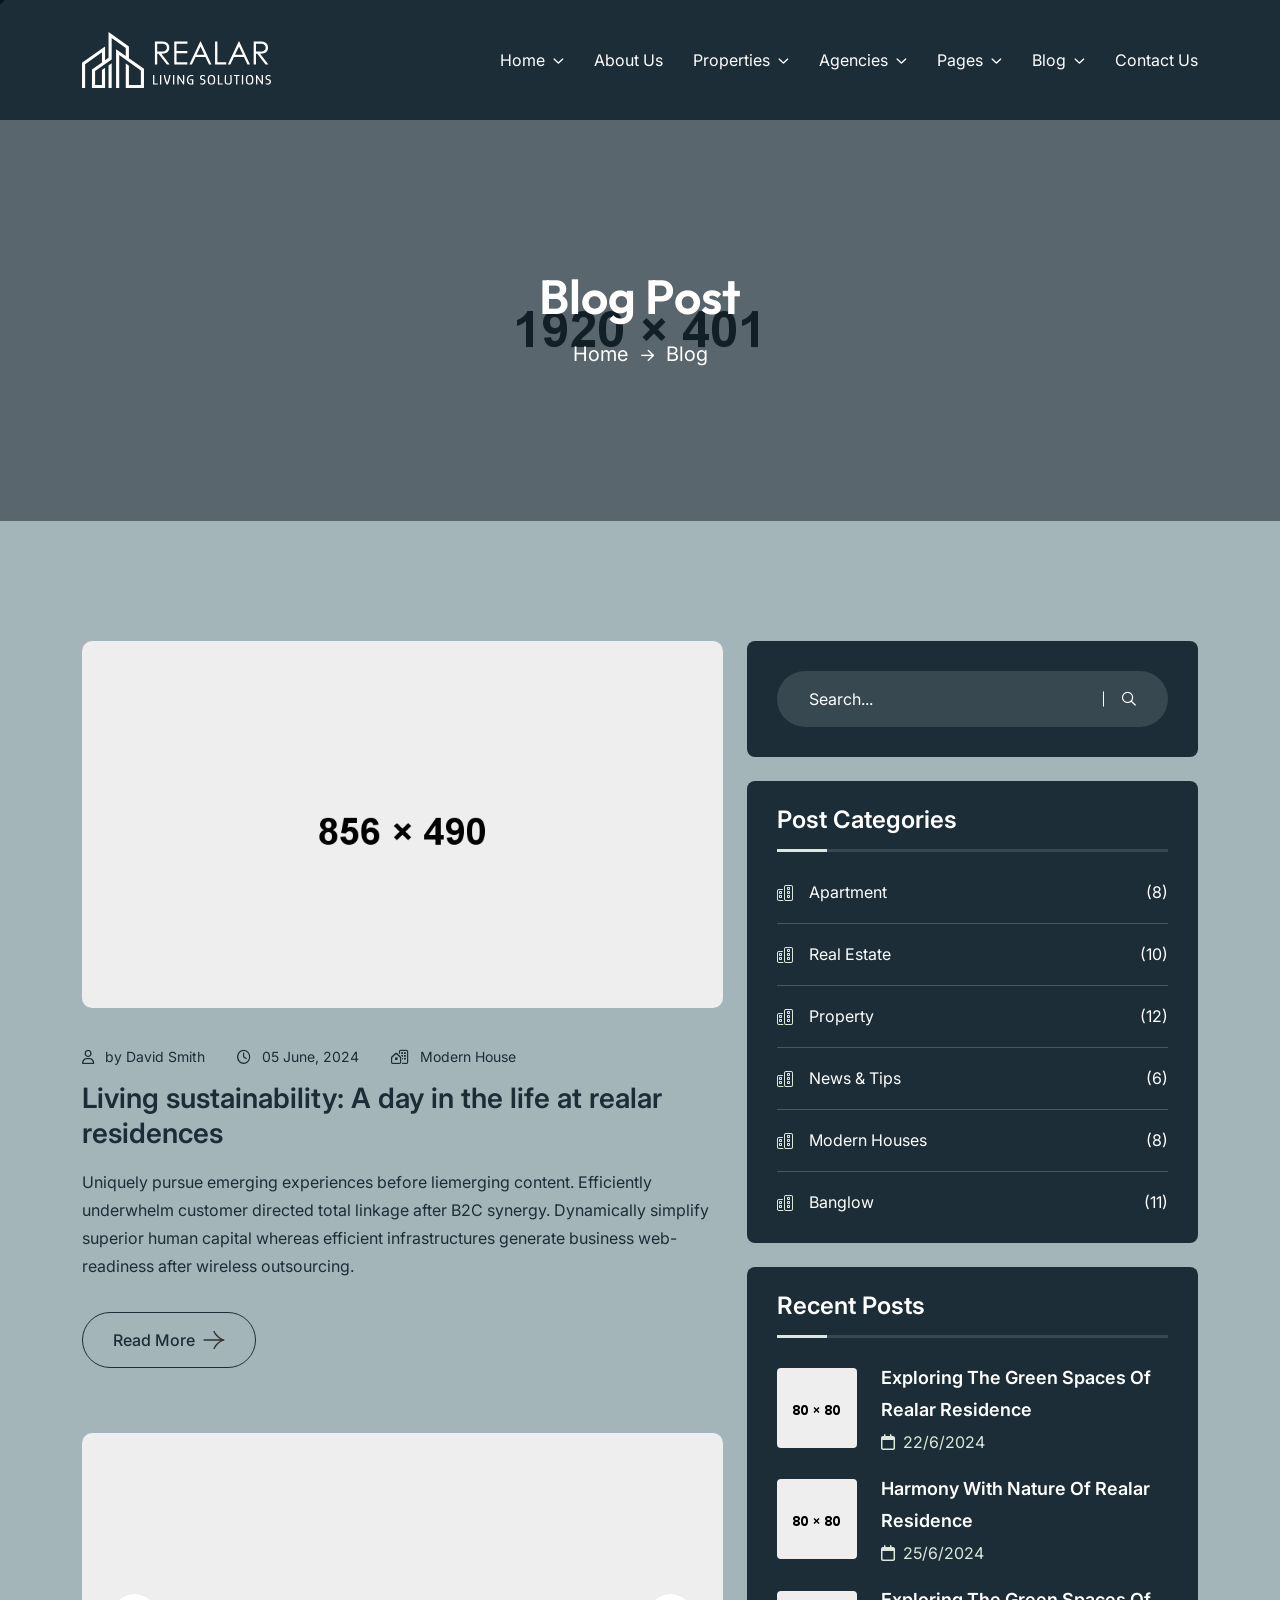
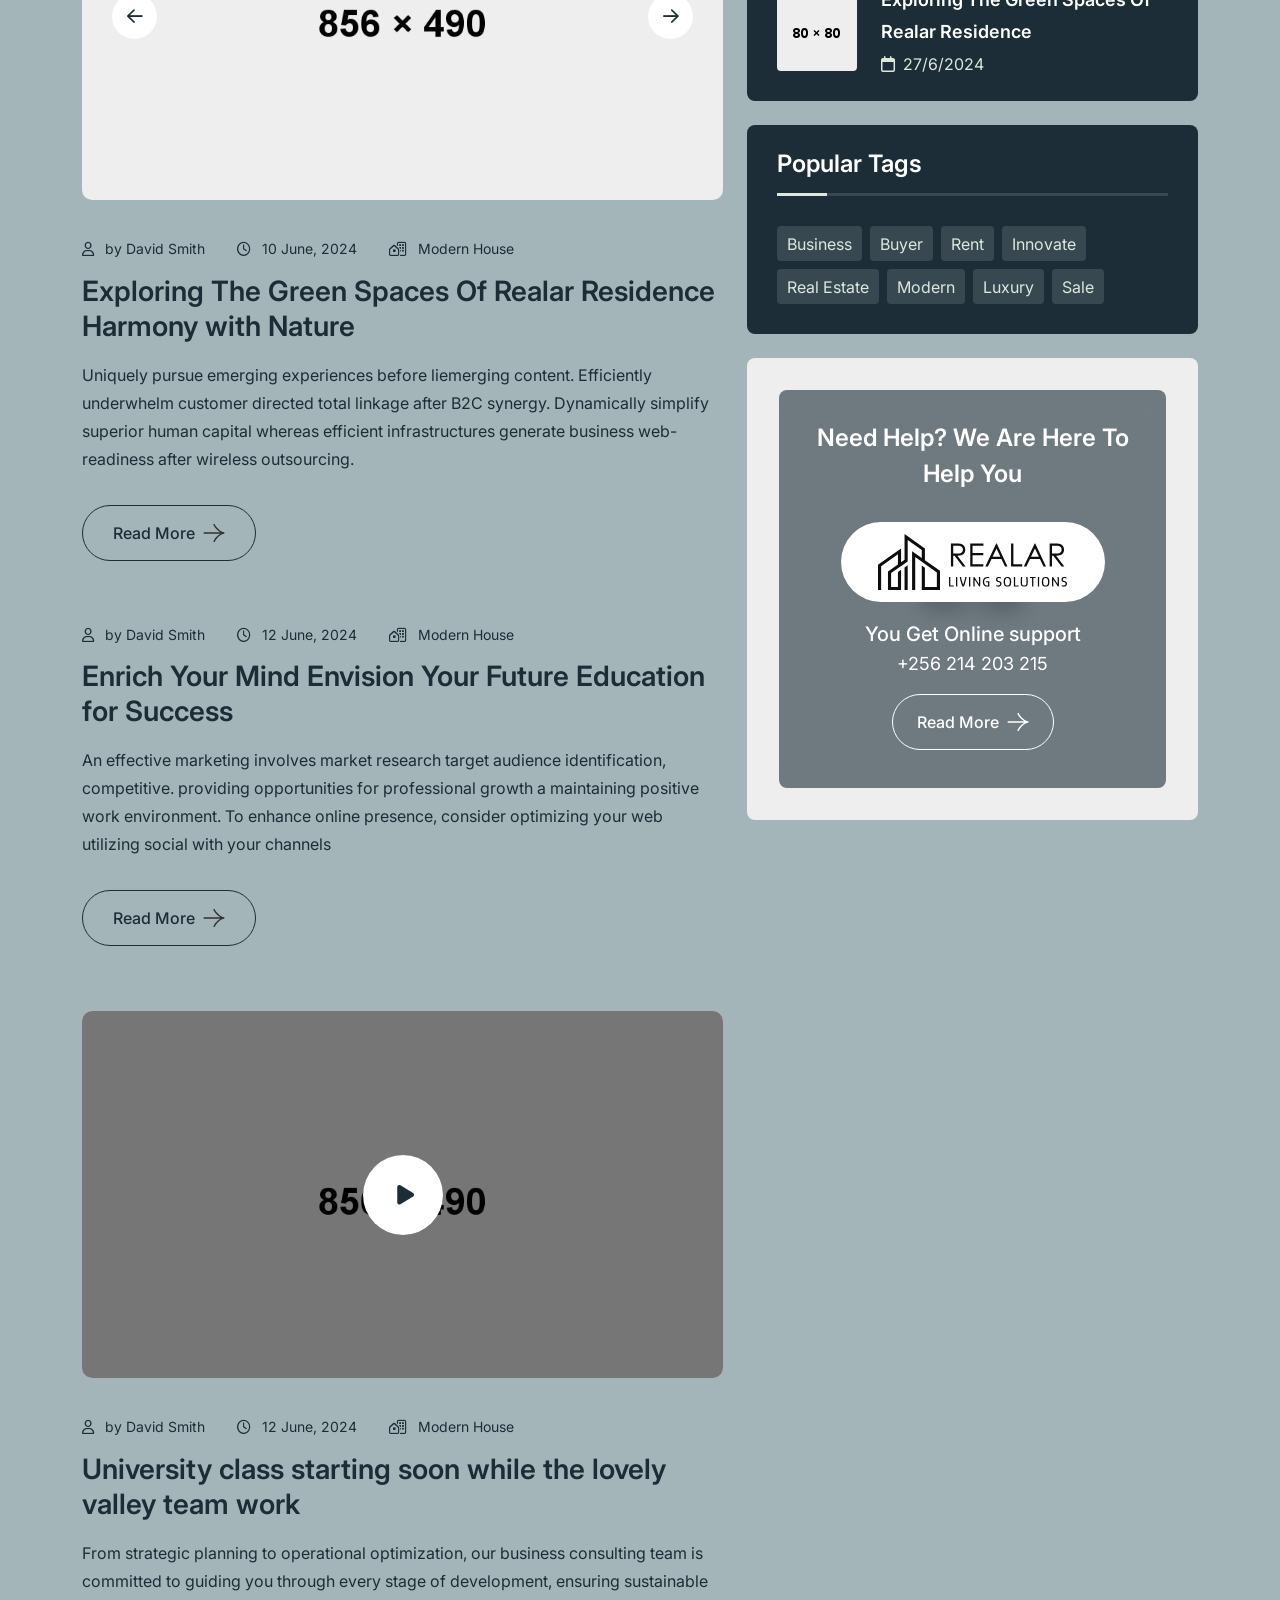
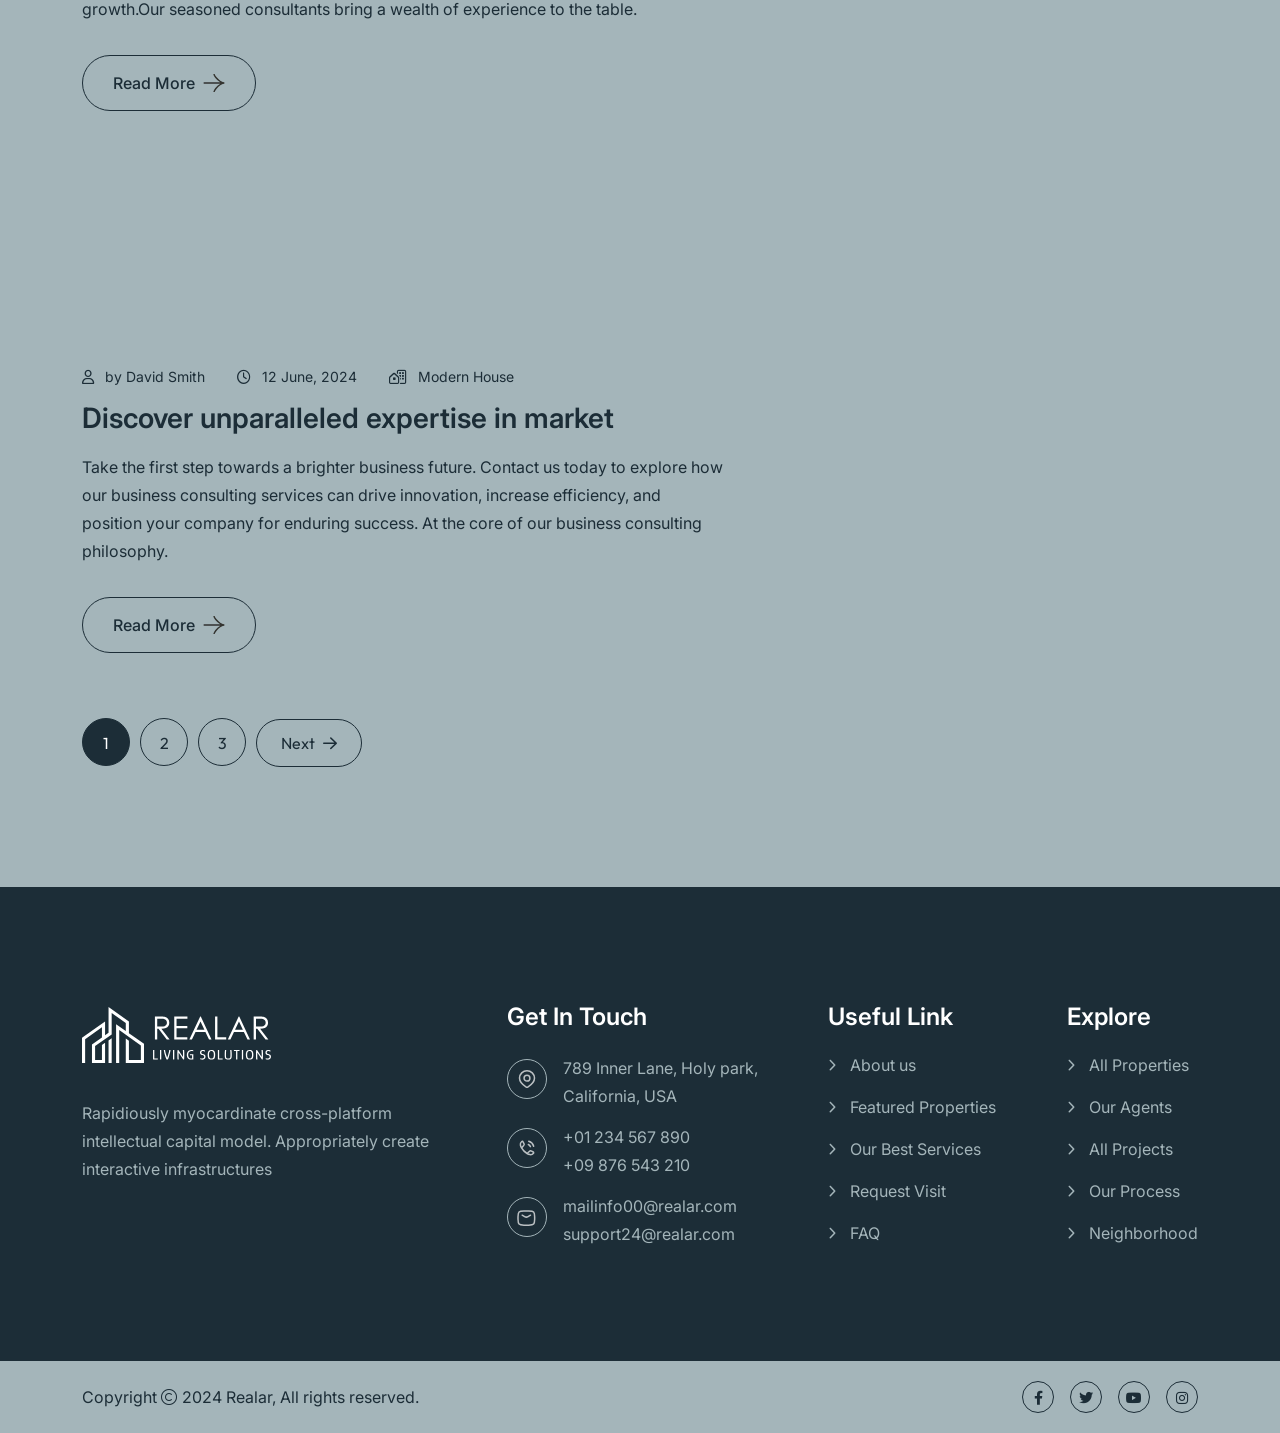
<file: blog.html>
<!doctype html>
<html class="no-js" lang="zxx" dir="ltr">

<head>
    <meta charset="utf-8">
    <meta http-equiv="x-ua-compatible" content="ie=edge">
    <title>Realar - Real Estate Apartment Complex HTML Template - Blog Standard</title>
    <meta name="author" content="Realar">
    <meta name="description" content="Realar - Real Estate Apartment Complex HTML Template">
    <meta name="keywords" content="Realar - Real Estate Apartment Complex HTML Template">
    <meta name="robots" content="INDEX,FOLLOW">

    <!-- Mobile Specific Metas -->
    <meta name="viewport" content="width=device-width, initial-scale=1, shrink-to-fit=no">

    <!-- Favicons - Place favicon.ico in the root directory -->
    <link rel="apple-touch-icon" sizes="57x57" href="assets/img/favicons/apple-icon-57x57.png">
    <link rel="apple-touch-icon" sizes="60x60" href="assets/img/favicons/apple-icon-60x60.png">
    <link rel="apple-touch-icon" sizes="72x72" href="assets/img/favicons/apple-icon-72x72.png">
    <link rel="apple-touch-icon" sizes="76x76" href="assets/img/favicons/apple-icon-76x76.png">
    <link rel="apple-touch-icon" sizes="114x114" href="assets/img/favicons/apple-icon-114x114.png">
    <link rel="apple-touch-icon" sizes="120x120" href="assets/img/favicons/apple-icon-120x120.png">
    <link rel="apple-touch-icon" sizes="144x144" href="assets/img/favicons/apple-icon-144x144.png">
    <link rel="apple-touch-icon" sizes="152x152" href="assets/img/favicons/apple-icon-152x152.png">
    <link rel="apple-touch-icon" sizes="180x180" href="assets/img/favicons/apple-icon-180x180.png">
    <link rel="icon" type="image/png" sizes="192x192" href="assets/img/favicons/android-icon-192x192.png">
    <link rel="icon" type="image/png" sizes="32x32" href="assets/img/favicons/favicon-32x32.png">
    <link rel="icon" type="image/png" sizes="96x96" href="assets/img/favicons/favicon-96x96.png">
    <link rel="icon" type="image/png" sizes="16x16" href="assets/img/favicons/favicon-16x16.png">
    <link rel="manifest" href="assets/img/favicons/manifest.json">
    <meta name="msapplication-TileColor" content="#ffffff">
    <meta name="msapplication-TileImage" content="assets/img/favicons/ms-icon-144x144.png">
    <meta name="theme-color" content="#ffffff">

    <!--==============================
	  Google Fonts
	============================== -->
    <link rel="preconnect" href="https://fonts.googleapis.com">
    <link rel="preconnect" href="https://fonts.gstatic.com" crossorigin>
    <link href="https://fonts.googleapis.com/css2?family=Inter:wght@100..900&family=Outfit:wght@100..900&display=swap" rel="stylesheet">

    <!--==============================
	    All CSS File
	============================== -->
    <!-- Bootstrap -->
    <link rel="stylesheet" href="assets/css/bootstrap.min.css">
    <!-- Fontawesome Icon -->
    <link rel="stylesheet" href="assets/css/fontawesome.min.css">
    <!-- Magnific Popup -->
    <link rel="stylesheet" href="assets/css/magnific-popup.min.css">
    <!-- Swiper Js -->
    <link rel="stylesheet" href="assets/css/swiper-bundle.min.css">

    <!-- Theme Custom CSS -->
    <link rel="stylesheet" href="assets/css/style.css">

</head>

<body class="bg-light">

    <!--[if lte IE 9]>
    	<p class="browserupgrade">You are using an <strong>outdated</strong> browser. Please <a href="https://browsehappy.com/">upgrade your browser</a> to improve your experience and security.</p>
  	<![endif]-->


    <!--********************************
   		Code Start From Here 
	******************************** -->
    <div class="cursor-follower"></div>

    <!-- slider drag cursor -->
    <div class="slider-drag-cursor"><i class="fas fa-angle-left me-2"></i> DRAG <i class="fas fa-angle-right ms-2"></i></div>

    <!--==============================
     Preloader
  ==============================-->
    <div id="preloader" class="preloader ">
        <button class="th-btn style2 preloaderCls">Cancel Preloader </button>
        <div id="loader" class="th-preloader">
            <div class="animation-preloader">
                <div class="txt-loading">
                    <span preloader-text="R" class="characters">R</span>

                    <span preloader-text="E" class="characters">E</span>

                    <span preloader-text="A" class="characters">A</span>

                    <span preloader-text="L" class="characters">L</span>

                    <span preloader-text="A" class="characters">A</span>

                    <span preloader-text="R" class="characters">R</span>
                </div>
            </div>
        </div>
    </div> <!--==============================
    Mobile Menu
  ============================== -->
    <div class="th-menu-wrapper onepage-nav">
        <div class="th-menu-area text-center">
            <button class="th-menu-toggle"><i class="fal fa-times"></i></button>
            <div class="mobile-logo">
                <a href="index.html">
                    <img src="assets/img/logo-white.svg" alt="Realar">
                </a>
            </div>
            <div class="th-mobile-menu">
                <ul>
                    <li class="menu-item-has-children">
                        <a href="index.html">
                            Home
                        </a>
                        <ul class="sub-menu">
                            <li class="menu-item-has-children">
                                <a href="#">Multipage</a>
                                <ul class="sub-menu">
                                    <li><a href="index.html">Luxury Duplex</a></li>
                                    <li><a href="home-2.html">Real Estate Agency</a></li>
                                    <li><a href="home-3.html">Commercial Real Estate</a></li>
                                    <li><a href="home-4.html">Luxury Apartment</a></li>
                                    <li><a href="home-5.html">Residencial Real Estate</a></li>
                                    <li><a href="home-6.html">Urban Real Estate</a></li>
                                    <li><a href="home-7.html">Industrial Demo</a></li>
                                    <!-- <li><a href="home-8.html">Commercial Apartment</a></li> 
                    <li><a href="home-9.html">Vacation Rental</a></li> 
                    <li><a href="home-10.html">Residencial Apartment</a></li> 
                    <li><a href="home-11.html">Architectural Demo</a></li>  -->
                                </ul>
                            </li>
                            <li class="menu-item-has-children">
                                <a href="#">Onepage</a>
                                <ul class="sub-menu">
                                    <li><a href="home-1-op.html">Luxury Duplex</a></li>
                                    <li><a href="home-2-op.html">Real Estate Agency</a></li>
                                    <li><a href="home-3-op.html">Commercial Real Estate</a></li>
                                    <li><a href="home-4-op.html">Luxury Apartment</a></li>
                                    <li><a href="home-5-op.html">Residencial Real Estate</a></li>
                                    <li><a href="home-6-op.html">Urban Real Estate</a></li>
                                    <li><a href="home-7-op.html">Industrial Demo</a></li>
                                    <!-- <li><a href="home-8-op.html">Commercial Apartment</a></li> 
                    <li><a href="home-9-op.html">Vacation Rental</a></li> 
                    <li><a href="home-10-op.html">Residencial Apartment</a></li> 
                    <li><a href="home-11-op.html">Architectural Demo</a></li>  -->
                                </ul>
                            </li>
                            <li class="menu-item-has-children">
                                <a href="#">RTL</a>
                                <ul class="sub-menu">
                                    <li><a href="home-1-rtl.html">Luxury Duplex</a></li>
                                    <li><a href="home-2-rtl.html">Real Estate Agency</a></li>
                                    <li><a href="home-3-rtl.html">Commercial Real Estate</a></li>
                                    <li><a href="home-4-rtl.html">Luxury Apartment</a></li>
                                    <li><a href="home-5-rtl.html">Residencial Real Estate</a></li>
                                    <li><a href="home-6-rtl.html">Urban Real Estate</a></li>
                                    <li><a href="home-7-rtl.html">Industrial Demo</a></li>
                                    <!-- <li><a href="home-8-rtl.html">Commercial Apartment</a></li> 
                    <li><a href="home-9-rtl.html">Vacation Rental</a></li> 
                    <li><a href="home-10-rtl.html">Residencial Apartment</a></li> 
                    <li><a href="home-11-rtl.html">Architectural Demo</a></li>  -->
                                </ul>
                            </li>
                        </ul>
                    </li>
                    <li><a href="about.html">
                            About Us
                        </a></li>
                    <li class="menu-item-has-children">
                        <a href="property.html">
                            Properties
                        </a>
                        <ul class="sub-menu">
                            <li><a href="property.html">
                                    Properties
                                </a></li>
                            <li><a href="property-details.html">
                                    Property Details
                                </a></li>
                        </ul>
                    </li>
                    <li class="menu-item-has-children">
                        <a href="agency.html">
                            Agencies
                        </a>
                        <ul class="sub-menu">
                            <li><a href="agency.html">
                                    Agencies
                                </a></li>
                            <li><a href="agency-details.html">
                                    Agencies Details
                                </a></li>
                        </ul>
                    </li>
                    <li class="menu-item-has-children">
                        <a href="#">
                            Pages
                        </a>
                        <ul class="sub-menu">
                            <li><a href="team.html">
                                    Agent Page
                                </a></li>
                            <li><a href="team-details.html">
                                    Agent Details
                                </a></li>
                            <li><a href="pricing.html">
                                    Pricing Page
                                </a></li>
                            <li class="menu-item-has-children"><a href="shop.html">
                                    Shop Page
                                </a>
                                <ul class="sub-menu">
                                    <li><a href="shop.html">
                                            Shop Page
                                        </a></li>
                                    <li><a href="shop-details.html">
                                            Shop Details
                                        </a></li>
                                    <li><a href="cart.html">
                                            Cart Page
                                        </a></li>
                                    <li><a href="checkout.html">
                                            Checkout Page
                                        </a></li>
                                    <li><a href="wishlist.html">
                                            Wistlist Page
                                        </a></li>
                                </ul>
                            </li>
                            <li><a href="error.html">
                                    Error Page
                                </a></li>
                        </ul>
                    </li>
                    <li class="menu-item-has-children">
                        <a href="blog.html">
                            Blog
                        </a>
                        <ul class="sub-menu">
                            <li><a href="blog.html">
                                    Blog Page
                                </a></li>
                            <li><a href="blog-details.html">
                                    Blog Details
                                </a></li>
                        </ul>
                    </li>
                    <li><a href="contact.html">
                            Contact Us
                        </a></li>
                </ul>
            </div>
        </div>
    </div><!--==============================
    Sidemenu
============================== -->
    <div class="sidemenu-wrapper sidemenu-info d-none d-lg-block ">
        <div class="sidemenu-content">
            <button class="closeButton sideMenuCls"><i class="far fa-times"></i></button>
            <div class="widget  ">
                <div class="th-widget-about">
                    <div class="about-logo">
                        <a href="index.html"><img src="assets/img/logo.svg" alt="Realar"></a>
                    </div>
                    <p class="about-text"> Rapidiously myocardinate cross-platform intellectual capital model. Appropriately create interactive infrastructures</p>
                </div>
            </div>
            <div class="widget  ">
                <h3 class="widget_title">Get In Touch</h3>
                <div class="th-widget-contact">
                    <div class="info-box_text">
                        <div class="icon"><img src="assets/img/icon/location-dot.svg" alt="img"></div>
                        <div class="details">
                            <p>789 Inner Lane, Holy park,</p>
                            <p>California, USA</p>
                        </div>
                    </div>
                    <div class="info-box_text">
                        <div class="icon">
                            <img src="assets/img/icon/phone.svg" alt="img">
                        </div>
                        <div class="details">
                            <p><a href="tel:+0123456789" class="info-box_link">+01 234 567 890</a></p>
                            <p><a href="tel:+09876543210" class="info-box_link">+09 876 543 210</a></p>
                        </div>
                    </div>
                    <div class="info-box_text">
                        <div class="icon">
                            <img src="assets/img/icon/envelope.svg" alt="img">
                        </div>
                        <div class="details">
                            <p><a href="mailto:mailinfo00@realar.com" class="info-box_link">mailinfo00@realar.com</a></p>
                            <p><a href="mailto:support24@realar.com" class="info-box_link">support24@realar.com</a></p>
                        </div>
                    </div>
                </div>
            </div>
            <div class="widget newsletter-widget  ">
                <h3 class="widget_title">Subscribe Now</h3>
                <form class="newsletter-form">
                    <div class="form-group">
                        <input class="form-control" type="email" placeholder="Email Address" required="">
                        <button type="submit" class="th-btn"><i class="far fa-paper-plane text-theme"></i></button>
                    </div>
                </form>
                <div class="th-social style2">
                    <a href="https://www.facebook.com/"><i class="fab fa-facebook-f"></i></a>
                    <a href="https://www.twitter.com/"><i class="fab fa-twitter"></i></a>
                    <a href="https://www.linkedin.com/"><i class="fab fa-linkedin-in"></i></a>
                    <a href="https://www.behance.com/"><i class="fab fa-behance"></i></a>
                    <a href="https://www.vimeo.com/"><i class="fab fa-vimeo-v"></i></a>
                </div>
            </div>
        </div>
    </div><!--==============================
	Header Area
==============================-->
    <header class="th-header header-default">
        <div class="sticky-wrapper">
            <!-- Main Menu Area -->
            <div class="menu-area">
                <div class="container">
                    <div class="row align-items-center justify-content-between">
                        <div class="col-auto">
                            <div class="header-logo">
                                <a href="index.html">
                                    <img src="assets/img/logo-white2.svg" alt="Realar">
                                </a>
                            </div>
                        </div>
                        <div class="col-auto">
                            <nav class="main-menu d-none d-lg-inline-block">
                                <ul>
                                    <li class="menu-item-has-children">
                                        <a href="index.html">
                                            Home
                                        </a>
                                        <ul class="mega-menu mega-menu-content">
                                            <li>
                                                <div class="container">
                                                    <div class="row gy-4">
                                                        <div class="col-lg-3">
                                                            <div class="mega-menu-box">
                                                                <div class="mega-menu-img">
                                                                    <img src="assets/img/pages/index.jpg" alt="Home One">
                                                                    <div class="btn-wrap">
                                                                        <a href="index.html" class="th-btn style-border">Multipage</a>
                                                                        <a href="home-1-op.html" class="th-btn style-border">Onepage</a>
                                                                        <a href="home-1-rtl.html" class="th-btn style-border">RTL Demo</a>
                                                                    </div>
                                                                </div>
                                                                <h3 class="mega-menu-title"><a href="index.html">Luxury Duplex</a></h3>
                                                            </div>
                                                        </div>
                                                        <div class="col-lg-3">
                                                            <div class="mega-menu-box">
                                                                <div class="mega-menu-img">
                                                                    <img src="assets/img/pages/home-2.jpg" alt="Home Two">
                                                                    <div class="btn-wrap">
                                                                        <a href="home-2.html" class="th-btn style-border">Multipage</a>
                                                                        <a href="home-2-op.html" class="th-btn style-border">Onepage</a>
                                                                        <a href="home-2-rtl.html" class="th-btn style-border">RTL Demo</a>
                                                                    </div>
                                                                </div>
                                                                <h3 class="mega-menu-title"><a href="home-2.html">Real Estate Agency</a></h3>
                                                            </div>
                                                        </div>
                                                        <div class="col-lg-3">
                                                            <div class="mega-menu-box">
                                                                <div class="mega-menu-img">
                                                                    <img src="assets/img/pages/home-3.jpg" alt="Home Three">
                                                                    <div class="btn-wrap">
                                                                        <a href="home-3.html" class="th-btn style-border">Multipage</a>
                                                                        <a href="home-3-op.html" class="th-btn style-border">Onepage</a>
                                                                        <a href="home-3-rtl.html" class="th-btn style-border">RTL Demo</a>
                                                                    </div>
                                                                </div>
                                                                <h3 class="mega-menu-title"><a href="home-3.html">Commercial Real Estate</a></h3>
                                                            </div>
                                                        </div>
                                                        <div class="col-lg-3">
                                                            <div class="mega-menu-box">
                                                                <div class="mega-menu-img">
                                                                    <img src="assets/img/pages/home-4.jpg" alt="Home Four">
                                                                    <div class="btn-wrap">
                                                                        <a href="home-4.html" class="th-btn style-border">Multipage</a>
                                                                        <a href="home-4-op.html" class="th-btn style-border">Onepage</a>
                                                                        <a href="home-4-rtl.html" class="th-btn style-border">RTL Demo</a>
                                                                    </div>
                                                                </div>
                                                                <h3 class="mega-menu-title"><a href="home-4.html">Luxury Apartment</a></h3>
                                                            </div>
                                                        </div>
                                                        <div class="col-lg-3">
                                                            <div class="mega-menu-box">
                                                                <div class="mega-menu-img">
                                                                    <img src="assets/img/pages/home-5.jpg" alt="Home Five">
                                                                    <div class="btn-wrap">
                                                                        <a href="home-5.html" class="th-btn style-border">Multipage</a>
                                                                        <a href="home-5-op.html" class="th-btn style-border">Onepage</a>
                                                                        <a href="home-5-rtl.html" class="th-btn style-border">RTL Demo</a>
                                                                    </div>
                                                                </div>
                                                                <h3 class="mega-menu-title"><a href="home-5.html">Residencial Real Estate</a></h3>
                                                            </div>
                                                        </div>
                                                        <div class="col-lg-3">
                                                            <div class="mega-menu-box">
                                                                <div class="mega-menu-img">
                                                                    <img src="assets/img/pages/home-6.jpg" alt="Home Six">
                                                                    <div class="btn-wrap">
                                                                        <a href="home-6.html" class="th-btn style-border">Multipage</a>
                                                                        <a href="home-6-op.html" class="th-btn style-border">Onepage</a>
                                                                        <a href="home-6-rtl.html" class="th-btn style-border">RTL Demo</a>
                                                                    </div>
                                                                </div>
                                                                <h3 class="mega-menu-title"><a href="home-6.html">Urban Real Estate</a></h3>
                                                            </div>
                                                        </div>
                                                        <div class="col-lg-3">
                                                            <div class="mega-menu-box">
                                                                <div class="mega-menu-img">
                                                                    <img src="assets/img/pages/home-7.jpg" alt="Home Seven">
                                                                    <div class="btn-wrap">
                                                                        <a href="home-7.html" class="th-btn style-border">Multipage</a>
                                                                        <a href="home-7-op.html" class="th-btn style-border">Onepage</a>
                                                                        <a href="home-7-rtl.html" class="th-btn style-border">RTL Demo</a>
                                                                    </div>
                                                                </div>
                                                                <h3 class="mega-menu-title"><a href="home-7.html">Industrial Demo</a></h3>
                                                            </div>
                                                        </div>
                                                        <!-- <div class="col-lg-3">
                    <div class="mega-menu-box">
                        <div class="mega-menu-img">
                            <img src="assets/img/pages/home-8.jpg" alt="Home Eight">
                            <div class="btn-wrap">
                                <a href="home-8.html" class="th-btn style-border">Multipage</a>
                                <a href="home-8-op.html" class="th-btn style-border">Onepage</a>
                                <a href="home-8-rtl.html" class="th-btn style-border">RTL Demo</a>
                            </div>
                        </div>
                        <h3 class="mega-menu-title"><a href="home-8.html">Commercial Apartment</a></h3>                        
                    </div>
                </div>
                <div class="col-lg-3">
                    <div class="mega-menu-box">
                        <div class="mega-menu-img">
                            <img src="assets/img/pages/home-9.jpg" alt="Home Nine">
                            <div class="btn-wrap">
                                <a href="home-9.html" class="th-btn style-border">Multipage</a>
                                <a href="home-9-op.html" class="th-btn style-border">Onepage</a>
                                <a href="home-9-rtl.html" class="th-btn style-border">RTL Demo</a>
                            </div>
                        </div>
                        <h3 class="mega-menu-title"><a href="home-9.html">Vacation Rental</a></h3>                        
                    </div>
                </div>
                <div class="col-lg-3">
                    <div class="mega-menu-box">
                        <div class="mega-menu-img">
                            <img src="assets/img/pages/home-10.jpg" alt="Home Ten">
                            <div class="btn-wrap">
                                <a href="home-10.html" class="th-btn style-border">Multipage</a>
                                <a href="home-10-op.html" class="th-btn style-border">Onepage</a>
                                <a href="home-10-rtl.html" class="th-btn style-border">RTL Demo</a>
                            </div>
                        </div>
                        <h3 class="mega-menu-title"><a href="home-10.html">Residencial Apartment</a></h3>                        
                    </div>
                </div>
                <div class="col-lg-3">
                    <div class="mega-menu-box">
                        <div class="mega-menu-img">
                            <img src="assets/img/pages/home-11.jpg" alt="Home Eleven">
                            <div class="btn-wrap">
                                <a href="home-11.html" class="th-btn style-border">Multipage</a>
                                <a href="home-11-op.html" class="th-btn style-border">Onepage</a>
                                <a href="home-11-rtl.html" class="th-btn style-border">RTL Demo</a>
                            </div>
                        </div>
                        <h3 class="mega-menu-title"><a href="home-11.html">Architectural Demo</a></h3>                        
                    </div>
                </div> -->
                                                    </div>
                                                </div>
                                            </li>
                                        </ul>
                                    </li>
                                    <li><a href="about.html">
                                            About Us
                                        </a></li>
                                    <li class="menu-item-has-children">
                                        <a href="property.html">
                                            Properties
                                        </a>
                                        <ul class="sub-menu">
                                            <li><a href="property.html">
                                                    Properties
                                                </a></li>
                                            <li><a href="property-details.html">
                                                    Property Details
                                                </a></li>
                                        </ul>
                                    </li>
                                    <li class="menu-item-has-children">
                                        <a href="agency.html">
                                            Agencies
                                        </a>
                                        <ul class="sub-menu">
                                            <li><a href="agency.html">
                                                    Agencies
                                                </a></li>
                                            <li><a href="agency-details.html">
                                                    Agencies Details
                                                </a></li>
                                        </ul>
                                    </li>
                                    <li class="menu-item-has-children">
                                        <a href="#">
                                            Pages
                                        </a>
                                        <ul class="sub-menu">
                                            <li><a href="team.html">
                                                    Agent Page
                                                </a></li>
                                            <li><a href="team-details.html">
                                                    Agent Details
                                                </a></li>
                                            <li><a href="pricing.html">
                                                    Pricing Page
                                                </a></li>
                                            <li class="menu-item-has-children"><a href="shop.html">
                                                    Shop Page
                                                </a>
                                                <ul class="sub-menu">
                                                    <li><a href="shop.html">
                                                            Shop Page
                                                        </a></li>
                                                    <li><a href="shop-details.html">
                                                            Shop Details
                                                        </a></li>
                                                    <li><a href="cart.html">
                                                            Cart Page
                                                        </a></li>
                                                    <li><a href="checkout.html">
                                                            Checkout Page
                                                        </a></li>
                                                    <li><a href="wishlist.html">
                                                            Wistlist Page
                                                        </a></li>
                                                </ul>
                                            </li>
                                            <li><a href="error.html">
                                                    Error Page
                                                </a></li>
                                        </ul>
                                    </li>
                                    <li class="menu-item-has-children">
                                        <a href="blog.html">
                                            Blog
                                        </a>
                                        <ul class="sub-menu">
                                            <li><a href="blog.html">
                                                    Blog Page
                                                </a></li>
                                            <li><a href="blog-details.html">
                                                    Blog Details
                                                </a></li>
                                        </ul>
                                    </li>
                                    <li><a href="contact.html">
                                            Contact Us
                                        </a></li>
                                </ul>
                            </nav>
                            <div class="header-button d-flex d-lg-none">
                                <button type="button" class="th-menu-toggle sidebar-btn">
                                    <span class="line"></span>
                                    <span class="line"></span>
                                    <span class="line"></span>
                                </button>
                            </div>
                        </div>
                        <div class="col-auto d-none d-xxl-block">
                            <div class="header-button">
                                <a href="contact.html" class="th-btn style-border th-btn-icon">Request A Visit</a>
                                <button type="button" class="simple-icon sideMenuInfo sidebar-btn style2">
                                    <span class="line"></span>
                                    <span class="line"></span>
                                    <span class="line"></span>
                                </button>
                            </div>
                        </div>
                    </div>
                </div>
            </div>
        </div>
    </header>


    <!--==============================
    Breadcumb
============================== -->
    <div class="breadcumb-wrapper " data-bg-src="assets/img/bg/breadcumb-bg.jpg">
        <div class="container">
            <div class="row justify-content-center">
                <div class="col-xl-9">
                    <div class="breadcumb-content">
                        <h1 class="breadcumb-title">Blog Post</h1>
                        <ul class="breadcumb-menu">
                            <li><a href="index.html">Home</a></li>
                            <li>Blog</li>
                        </ul>
                    </div>
                </div>
            </div>
        </div>
    </div><!--==============================
Blog Area
==============================-->
    <section class="th-blog-wrapper space-top space-extra-bottom">
        <div class="container">
            <div class="row">
                <div class="col-xxl-8 col-lg-7">
                    <div class="th-blog blog-single has-post-thumbnail">
                        <div class="blog-img">
                            <a href="blog-details.html"><img src="assets/img/blog/blog-s-1-1.jpg" alt="Blog Image"></a>
                        </div>
                        <div class="blog-content">
                            <div class="blog-meta">
                                <a class="author" href="blog.html"><i class="far fa-user"></i>by David Smith</a>
                                <a href="blog.html"><i class="far fa-clock"></i>05 June, 2024</a>
                                <a href="blog.html"><i class="far fa-house-building"></i>Modern House</a>
                            </div>
                            <h2 class="blog-title"><a href="blog-details.html">Living sustainability: A day in the life at realar residences</a></h2>
                            <p class="blog-text">Uniquely pursue emerging experiences before liemerging content. Efficiently underwhelm customer directed total linkage after B2C synergy. Dynamically simplify superior human capital whereas efficient infrastructures generate business web-readiness after wireless outsourcing.</p>
                            <a href="blog-details.html" class="th-btn style-border2 th-btn-icon">Read More</a>
                        </div>
                    </div>

                    <div class="th-blog blog-single has-post-thumbnail">
                        <div class="blog-img th-slider" data-slider-options='{"effect":"fade"}'>
                            <div class="swiper-wrapper">
                                <div class="swiper-slide">
                                    <a href="blog-details.html"><img src="assets/img/blog/blog-s-1-2.jpg" alt="Blog Image"></a>
                                </div>
                                <div class="swiper-slide">
                                    <a href="blog-details.html"><img src="assets/img/blog/blog-s-1-3.jpg" alt="Blog Image"></a>
                                </div>
                            </div>
                            <button class="slider-arrow slider-prev"><i class="far fa-arrow-left"></i></button>
                            <button class="slider-arrow slider-next"><i class="far fa-arrow-right"></i></button>
                        </div>
                        <div class="blog-content">
                            <div class="blog-meta">
                                <a class="author" href="blog.html"><i class="far fa-user"></i>by David Smith</a>
                                <a href="blog.html"><i class="far fa-clock"></i>10 June, 2024</a>
                                <a href="blog.html"><i class="far fa-house-building"></i>Modern House</a>
                            </div>
                            <h2 class="blog-title"><a href="blog-details.html">Exploring The Green Spaces Of Realar Residence Harmony with Nature</a></h2>
                            <p class="blog-text">Uniquely pursue emerging experiences before liemerging content. Efficiently underwhelm customer directed total linkage after B2C synergy. Dynamically simplify superior human capital whereas efficient infrastructures generate business web-readiness after wireless outsourcing.</p>
                            <a href="blog-details.html" class="th-btn style-border2 th-btn-icon">Read More</a>
                        </div>
                    </div>

                    <div class="th-blog blog-single">
                        <div class="blog-content">
                            <div class="blog-meta">
                                <a class="author" href="blog.html"><i class="far fa-user"></i>by David Smith</a>
                                <a href="blog.html"><i class="far fa-clock"></i>12 June, 2024</a>
                                <a href="blog.html"><i class="far fa-house-building"></i>Modern House</a>
                            </div>
                            <h2 class="blog-title"><a href="blog-details.html">Enrich Your Mind Envision Your Future Education for Success</a>
                            </h2>
                            <p class="blog-text">An effective marketing involves market research target audience identification, competitive. providing opportunities for professional growth a maintaining positive work environment. To enhance online presence, consider optimizing your web utilizing social with your channels</p>
                            <a href="blog-details.html" class="th-btn style-border2 th-btn-icon">Read More</a>
                        </div>
                    </div>

                    <div class="th-blog blog-single has-post-thumbnail">
                        <div class="blog-img" data-overlay="black" data-opacity="5">
                            <a href="blog-details.html"><img src="assets/img/blog/blog-s-1-3.jpg" alt="Blog Image"></a>
                            <a href="https://www.youtube.com/watch?v=_sI_Ps7JSEk" class="play-btn popup-video"><i class="fas fa-play"></i></a>
                        </div>
                        <div class="blog-content">
                            <div class="blog-meta">
                                <a class="author" href="blog.html"><i class="far fa-user"></i>by David Smith</a>
                                <a href="blog.html"><i class="far fa-clock"></i>12 June, 2024</a>
                                <a href="blog.html"><i class="far fa-house-building"></i>Modern House</a>
                            </div>
                            <h2 class="blog-title"><a href="blog-details.html">University class starting soon while the lovely valley team work</a>
                            </h2>
                            <p class="blog-text">From strategic planning to operational optimization, our business consulting team is committed to guiding you through every stage of development, ensuring sustainable growth.Our seasoned consultants bring a wealth of experience to the table.</p>
                            <a href="blog-details.html" class="th-btn style-border2 th-btn-icon">Read More</a>
                        </div>
                    </div>

                    <div class="th-blog blog-single has-post-thumbnail">
                        <div class="blog-audio">
                            <iframe title="Tell Me U Luv Me (with Trippie Redd) by Juice WRLD" src="https://w.soundcloud.com/player/?visual=true&amp;url=https%3A%2F%2Fapi.soundcloud.com%2Ftracks%2F830279092&amp;show_artwork=true&amp;maxwidth=751&amp;maxheight=1000&amp;dnt=1"></iframe>
                        </div>
                        <div class="blog-content">
                            <div class="blog-meta">
                                <a class="author" href="blog.html"><i class="far fa-user"></i>by David Smith</a>
                                <a href="blog.html"><i class="far fa-clock"></i>12 June, 2024</a>
                                <a href="blog.html"><i class="far fa-house-building"></i>Modern House</a>
                            </div>
                            <h2 class="blog-title"><a href="blog-details.html">Discover unparalleled expertise in market</a>
                            </h2>
                            <p class="blog-text">Take the first step towards a brighter business future. Contact us today to explore how our business consulting services can drive innovation, increase efficiency, and position your company for enduring success. At the core of our business consulting philosophy.</p>
                            <a href="blog-details.html" class="th-btn style-border2 th-btn-icon">Read More</a>
                        </div>
                    </div>

                    <div class="th-pagination ">
                        <ul>
                            <!-- <li><a class="prev-page" href="blog.html"><i class="far fa-arrow-left me-2"></i>Previous</a></li> -->
                            <li><a class="active" href="blog.html">1</a></li>
                            <li><a href="blog.html">2</a></li>
                            <li><a href="blog.html">3</a></li>
                            <li><a class="next-page" href="blog.html">Next<i class="far fa-arrow-right ms-2"></i></a></li>
                        </ul>
                    </div>
                </div>
                <div class="col-xxl-4 col-lg-5">
                    <aside class="sidebar-area">
                        <div class="widget widget_search  ">
                            <form class="search-form">
                                <input type="text" placeholder="Search...">
                                <button type="submit"><i class="far fa-search"></i></button>
                            </form>
                        </div>
                        <div class="widget widget_categories  ">
                            <h3 class="widget_title">Post Categories</h3>
                            <ul>
                                <li>
                                    <a href="blog.html">Apartment <span>(8)</span></a>

                                </li>
                                <li>
                                    <a href="blog.html">Real Estate <span>(10)</span></a>
                                </li>
                                <li>
                                    <a href="blog.html">Property <span>(12)</span></a>
                                </li>
                                <li>
                                    <a href="blog.html">News & Tips <span>(6)</span></a>
                                </li>
                                <li>
                                    <a href="blog.html">Modern Houses <span>(8)</span></a>
                                </li>
                                <li>
                                    <a href="blog.html">Banglow <span>(11)</span></a>
                                </li>
                            </ul>
                        </div>
                        <div class="widget  ">
                            <h3 class="widget_title">Recent Posts</h3>
                            <div class="recent-post-wrap">
                                <div class="recent-post">
                                    <div class="media-img">
                                        <a href="blog-details.html"><img src="assets/img/blog/recent-post-1-1.jpg" alt="Blog Image"></a>
                                    </div>
                                    <div class="media-body">
                                        <h4 class="post-title"><a class="text-inherit" href="blog-details.html">Exploring The Green Spaces Of Realar Residence</a></h4>
                                        <div class="recent-post-meta">
                                            <a href="blog.html"><i class="far fa-calendar"></i>22/6/2024</a>
                                        </div>
                                    </div>
                                </div>
                                <div class="recent-post">
                                    <div class="media-img">
                                        <a href="blog-details.html"><img src="assets/img/blog/recent-post-1-2.jpg" alt="Blog Image"></a>
                                    </div>
                                    <div class="media-body">
                                        <h4 class="post-title"><a class="text-inherit" href="blog-details.html">Harmony With Nature Of Realar Residence</a></h4>
                                        <div class="recent-post-meta">
                                            <a href="blog.html"><i class="far fa-calendar"></i>25/6/2024</a>
                                        </div>
                                    </div>
                                </div>
                                <div class="recent-post">
                                    <div class="media-img">
                                        <a href="blog-details.html"><img src="assets/img/blog/recent-post-1-3.jpg" alt="Blog Image"></a>
                                    </div>
                                    <div class="media-body">
                                        <h4 class="post-title"><a class="text-inherit" href="blog-details.html">Exploring The Green Spaces Of Realar Residence</a></h4>
                                        <div class="recent-post-meta">
                                            <a href="blog.html"><i class="far fa-calendar"></i>27/6/2024</a>
                                        </div>
                                    </div>
                                </div>
                            </div>
                        </div>
                        <div class="widget widget_tag_cloud  ">
                            <h3 class="widget_title">Popular Tags</h3>
                            <div class="tagcloud">
                                <a href="blog.html">Business</a>
                                <a href="blog.html">Buyer</a>
                                <a href="blog.html">Rent</a>
                                <a href="blog.html">Innovate</a>
                                <a href="blog.html">Real estate</a>
                                <a href="blog.html">Modern</a>
                                <a href="blog.html">Luxury</a>
                                <a href="blog.html">Sale</a>
                            </div>
                        </div>
                        <div class="widget widget_banner  " data-bg-src="assets/img/widget/widget-banner.png">
                            <div class="widget-banner text-center">
                                <h3 class="title">Need Help? We Are Here To Help You</h3>
                                <div class="logo"><img src="assets/img/logo.svg" alt="img"></div>
                                <h4 class="subtitle">You Get Online support</h4>
                                <h5 class="link"><a href="tel:256214203215">+256 214 203 215</a></h5>
                                <a href="blog-details.html" class="th-btn style-border th-btn-icon">Read More</a>
                            </div>
                        </div>
                    </aside>
                </div>
            </div>
        </div>
    </section><!--==============================
	Footer Area
==============================-->
    <footer class="footer-wrapper footer-default bg-theme">
        <div class="widget-area">
            <div class="container">
                <div class="row justify-content-between">
                    <div class="col-md-6 col-xl-auto">
                        <div class="widget footer-widget">
                            <div class="th-widget-about">
                                <div class="about-logo">
                                    <a href="index.html"><img src="assets/img/logo-white2.svg" alt="Realar"></a>
                                </div>
                                <p class="about-text"> Rapidiously myocardinate cross-platform intellectual capital model. Appropriately create interactive infrastructures</p>
                            </div>
                        </div>
                    </div>
                    <div class="col-md-6 col-xl-auto">
                        <div class="widget footer-widget">
                            <h3 class="widget_title">Get In Touch</h3>
                            <div class="th-widget-contact">
                                <div class="info-box_text">
                                    <div class="icon"><img src="assets/img/icon/location-dot.svg" alt="img"></div>
                                    <div class="details">
                                        <p>789 Inner Lane, Holy park,</p>
                                        <p>California, USA</p>
                                    </div>
                                </div>
                                <div class="info-box_text">
                                    <div class="icon">
                                        <img src="assets/img/icon/phone.svg" alt="img">
                                    </div>
                                    <div class="details">
                                        <p><a href="tel:+0123456789" class="info-box_link">+01 234 567 890</a></p>
                                        <p><a href="tel:+09876543210" class="info-box_link">+09 876 543 210</a></p>
                                    </div>
                                </div>
                                <div class="info-box_text">
                                    <div class="icon">
                                        <img src="assets/img/icon/envelope.svg" alt="img">
                                    </div>
                                    <div class="details">
                                        <p><a href="mailto:mailinfo00@realar.com" class="info-box_link">mailinfo00@realar.com</a></p>
                                        <p><a href="mailto:support24@realar.com" class="info-box_link">support24@realar.com</a></p>
                                    </div>
                                </div>
                            </div>
                        </div>
                    </div>
                    <div class="col-md-6 col-xl-auto">
                        <div class="widget widget_nav_menu footer-widget">
                            <h3 class="widget_title">Useful Link</h3>
                            <div class="menu-all-pages-container">
                                <ul class="menu">
                                    <li><a href="about.html">About us</a></li>
                                    <li><a href="property.html">Featured Properties</a></li>
                                    <li><a href="agency.html">Our Best Services</a></li>
                                    <li><a href="contact.html">Request Visit</a></li>
                                    <li><a href="contact.html">FAQ</a></li>
                                </ul>
                            </div>
                        </div>
                    </div>
                    <div class="col-md-6 col-xl-auto">
                        <div class="widget widget_nav_menu footer-widget">
                            <h3 class="widget_title">Explore</h3>
                            <div class="menu-all-pages-container">
                                <ul class="menu">
                                    <li><a href="property.html">All Properties</a></li>
                                    <li><a href="team.html">Our Agents</a></li>
                                    <li><a href="property.html">All Projects</a></li>
                                    <li><a href="about.html">Our Process</a></li>
                                    <li><a href="contact.html">Neighborhood</a></li>
                                </ul>
                            </div>
                        </div>
                    </div>
                </div>
            </div>
        </div>
        <div class="copyright-wrap bg-light">
            <div class="container">
                <div class="row gy-3 align-items-center">
                    <div class="col-lg-6">
                        <p class="copyright-text">
                            Copyright <i class="fal fa-copyright"></i> 2024 <a href="index.html">Realar</a>, All rights reserved.</p>
                    </div>
                    <div class="col-lg-6">
                        <div class="th-social justify-content-lg-end justify-content-center">
                            <a href="https://www.facebook.com/"><i class="fab fa-facebook-f"></i></a>
                            <a href="https://www.twitter.com/"><i class="fab fa-twitter"></i></a>
                            <a href="https://www.instagram.com/"><i class="fab fa-youtube"></i></a>
                            <a href="https://www.instagram.com/"><i class="fab fa-instagram"></i></a>
                        </div>
                    </div>
                </div>
            </div>
        </div>
    </footer>

    <!--********************************
			Code End  Here 
	******************************** -->

    <!-- Scroll To Top -->
    <div class="scroll-top">
        <svg class="progress-circle svg-content" width="100%" height="100%" viewBox="-1 -1 102 102">
            <path d="M50,1 a49,49 0 0,1 0,98 a49,49 0 0,1 0,-98" style="transition: stroke-dashoffset 10ms linear 0s; stroke-dasharray: 307.919, 307.919; stroke-dashoffset: 307.919;"></path>
        </svg>
    </div>

    <!--==============================
    All Js File
============================== -->
    <!-- Jquery -->
    <script src="assets/js/vendor/jquery-3.7.1.min.js"></script>

    <!-- Swiper Js -->
    <script src="assets/js/swiper-bundle.min.js"></script>
    <!-- Bootstrap -->
    <script src="assets/js/bootstrap.min.js"></script>
    <!-- Magnific Popup -->
    <script src="assets/js/jquery.magnific-popup.min.js"></script>
    <!-- Counter Up -->
    <script src="assets/js/jquery.counterup.min.js"></script>
    <!-- Range Slider -->
    <script src="assets/js/jquery-ui.min.js"></script>
    <!-- Isotope Filter -->
    <script src="assets/js/imagesloaded.pkgd.min.js"></script>
    <script src="assets/js/isotope.pkgd.min.js"></script>
    <!-- Gsap -->
    <script src="assets/js/gsap.min.js"></script>



    <!-- Main Js File -->
    <script src="assets/js/main.js"></script>
</body>

</html>
</file>
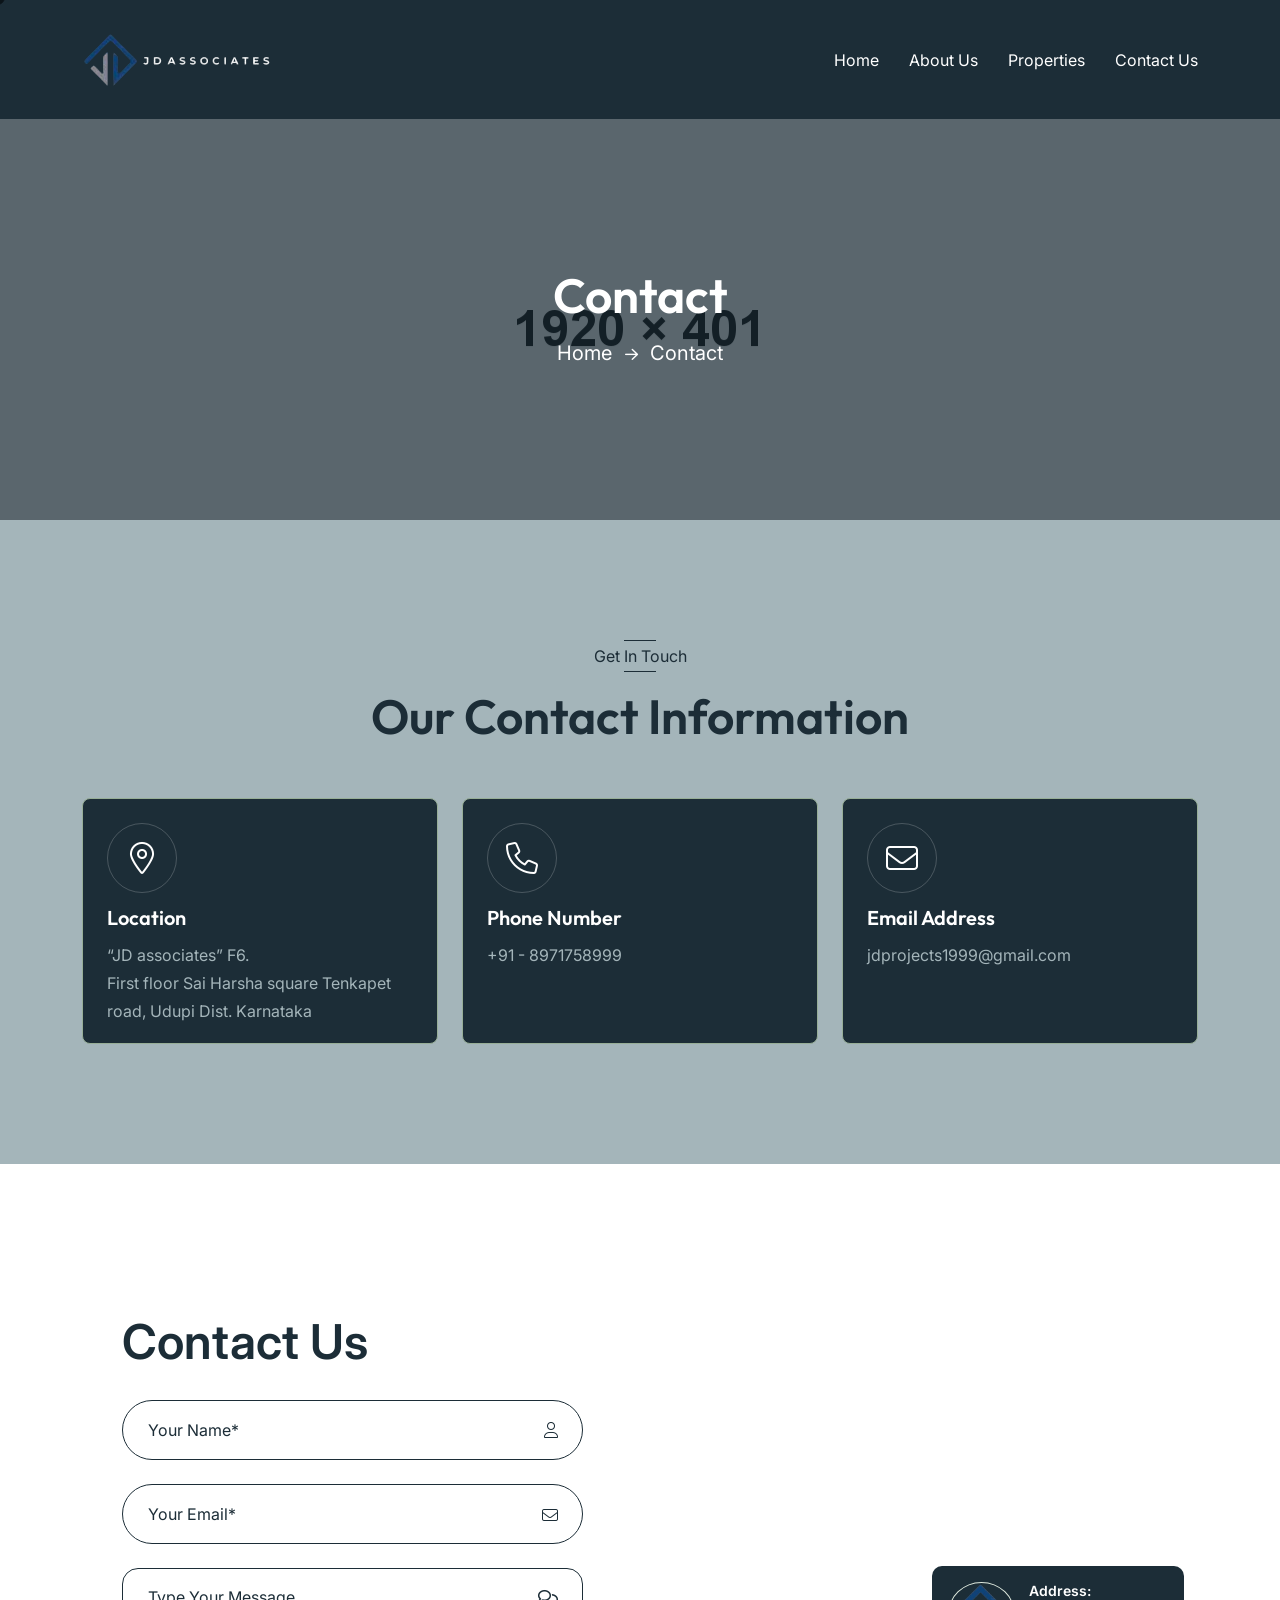
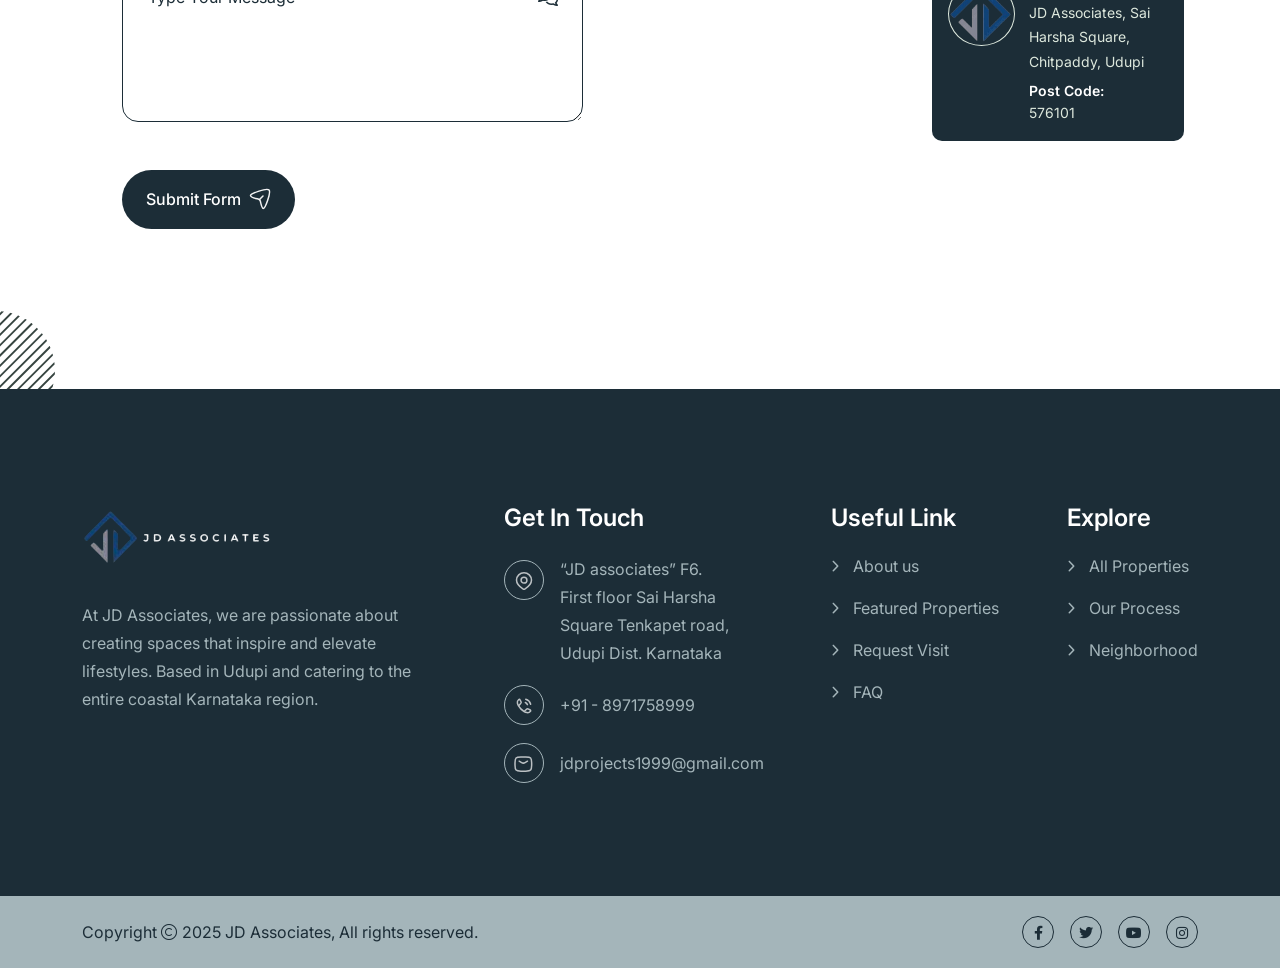
<file: contact.html>
<!DOCTYPE html>
<html class="no-js" lang="zxx" dir="ltr">
  <head>
    <meta charset="utf-8" />
    <meta http-equiv="x-ua-compatible" content="ie=edge" />
    <title>JD Associates Contact Paget</title>
    <meta name="author" content="Realar" />
    <meta name="description" content="Realar - Real Estate Apartment Complex HTML Template" />
    <meta name="keywords" content="Realar - Real Estate Apartment Complex HTML Template" />
    <meta name="robots" content="INDEX,FOLLOW" />

    <!-- Mobile Specific Metas -->
    <meta name="viewport" content="width=device-width, initial-scale=1, shrink-to-fit=no" />

    <!-- Favicons - Place favicon.ico in the root directory -->
    <link rel="apple-touch-icon" sizes="57x57" href="assets/img/favicons/apple-icon-57x57.png" />
    <link rel="apple-touch-icon" sizes="60x60" href="assets/img/favicons/apple-icon-60x60.png" />
    <link rel="apple-touch-icon" sizes="72x72" href="assets/img/favicons/apple-icon-72x72.png" />
    <link rel="apple-touch-icon" sizes="76x76" href="assets/img/favicons/apple-icon-76x76.png" />
    <link rel="apple-touch-icon" sizes="114x114" href="assets/img/favicons/apple-icon-114x114.png" />
    <link rel="apple-touch-icon" sizes="120x120" href="assets/img/favicons/apple-icon-120x120.png" />
    <link rel="apple-touch-icon" sizes="144x144" href="assets/img/favicons/apple-icon-144x144.png" />
    <link rel="apple-touch-icon" sizes="152x152" href="assets/img/favicons/apple-icon-152x152.png" />
    <link rel="apple-touch-icon" sizes="180x180" href="assets/img/favicons/apple-icon-180x180.png" />
    <link rel="icon" type="image/png" sizes="192x192" href="assets/img/favicons/android-icon-192x192.png" />
    <link rel="icon" type="image/png" sizes="32x32" href="assets/img/favicons/favicon-32x32.png" />
    <link rel="icon" type="image/png" sizes="96x96" href="assets/img/favicons/favicon-96x96.png" />
    <link rel="icon" type="image/png" sizes="16x16" href="assets/img/favicons/favicon-16x16.png" />
    <link rel="manifest" href="assets/img/favicons/manifest.json" />
    <meta name="msapplication-TileColor" content="#ffffff" />
    <meta name="msapplication-TileImage" content="assets/img/favicons/ms-icon-144x144.png" />
    <meta name="theme-color" content="#ffffff" />

    <!--==============================
	  Google Fonts
	============================== -->
    <link rel="preconnect" href="https://fonts.googleapis.com" />
    <link rel="preconnect" href="https://fonts.gstatic.com" crossorigin />
    <link href="https://fonts.googleapis.com/css2?family=Inter:wght@100..900&family=Outfit:wght@100..900&display=swap" rel="stylesheet" />

    <!--==============================
	    All CSS File
	============================== -->
    <!-- Bootstrap -->
    <link rel="stylesheet" href="assets/css/bootstrap.min.css" />
    <!-- Fontawesome Icon -->
    <link rel="stylesheet" href="assets/css/fontawesome.min.css" />
    <!-- Magnific Popup -->
    <link rel="stylesheet" href="assets/css/magnific-popup.min.css" />
    <!-- Swiper Js -->
    <link rel="stylesheet" href="assets/css/swiper-bundle.min.css" />

    <!-- Theme Custom CSS -->
    <link rel="stylesheet" href="assets/css/style.css" />
  </head>

  <body class="bg-light">
    <!--[if lte IE 9]>
      <p class="browserupgrade">
        You are using an <strong>outdated</strong> browser. Please <a href="https://browsehappy.com/">upgrade your browser</a> to improve your experience and
        security.
      </p>
    <![endif]-->

    <!--********************************
   		Code Start From Here 
	******************************** -->
    <div class="cursor-follower"></div>

    <!-- slider drag cursor -->
    <div class="slider-drag-cursor"><i class="fas fa-angle-left me-2"></i> DRAG <i class="fas fa-angle-right ms-2"></i></div>

    <!--==============================
     Preloader
  ==============================-->
    <div id="preloader" class="preloader">
      <div id="loader" class="th-preloader">
        <div class="animation-preloader">
          <div class="txt-loading">
            <span preloader-text="J" class="characters">J</span>

            <span preloader-text="D" class="characters">D</span>

            <span preloader-text="" class="characters"></span>

            <span preloader-text="A" class="characters">A</span>

            <span preloader-text="S" class="characters">S</span>

            <span preloader-text="S" class="characters">S</span>

            <span preloader-text="O" class="characters">O</span>

            <span preloader-text="C" class="characters">C</span>

            <span preloader-text="I" class="characters">I</span>

            <span preloader-text="A" class="characters">A</span>

            <span preloader-text="T" class="characters">T</span>

            <span preloader-text="E" class="characters">E</span>

            <span preloader-text="S" class="characters">S</span>
          </div>
        </div>
      </div>
    </div>

    <!--==============================
    Mobile Menu
  ============================== -->
    <div class="th-menu-wrapper onepage-nav">
      <div class="th-menu-area text-center">
        <button class="th-menu-toggle"><i class="fal fa-times"></i></button>
        <div class="mobile-logo">
          <a href="index.html">
            <img src="assets/images/logo/logo-text-white.png" alt="JD Associates" />
          </a>
        </div>
        <div class="th-mobile-menu">
          <ul>
            <li class="">
              <a href="index.html"> Home </a>
            </li>
            <li><a href="about.html"> About Us </a></li>
            <li class="">
              <a href="property1.html"> Properties </a>
            </li>

            <!-- <li class="menu-item-has-children">
              <a href="blog.html"> Blog </a>
              <ul class="sub-menu">
                <li><a href="blog.html"> Blog Page </a></li>
                <li><a href="blog-details.html"> Blog Details </a></li>
              </ul>
            </li> -->
            <li><a href="contact.html"> Contact Us </a></li>
          </ul>
        </div>
      </div>
    </div>
    <!--==============================
    Sidemenu
============================== -->
    <!-- <div class="sidemenu-wrapper sidemenu-info d-none d-lg-block">
      <div class="sidemenu-content">
        <button class="closeButton sideMenuCls"><i class="far fa-times"></i></button>
        <div class="widget">
          <div class="th-widget-about">
            <div class="about-logo">
              <img src="assets/images/logo/logo-text-white.png" alt="JD Associates" />
            </div>
            <p class="about-text">Rapidiously myocardinate cross-platform intellectual capital model. Appropriately create interactive infrastructures</p>
          </div>
        </div>
        <div class="widget">
          <h3 class="widget_title">Get In Touch</h3>
          <div class="th-widget-contact">
            <div class="info-box_text">
              <div class="icon"><img src="assets/img/icon/location-dot.svg" alt="img" /></div>
              <div class="details">
                <p>789 Inner Lane, Holy park,</p>
                <p>California, USA</p>
              </div>
            </div>
            <div class="info-box_text">
              <div class="icon">
                <img src="assets/img/icon/phone.svg" alt="img" />
              </div>
              <div class="details">
                <p><a href="tel:+0123456789" class="info-box_link">+01 234 567 890</a></p>
                <p><a href="tel:+09876543210" class="info-box_link">+09 876 543 210</a></p>
              </div>
            </div>
            <div class="info-box_text">
              <div class="icon">
                <img src="assets/img/icon/envelope.svg" alt="img" />
              </div>
              <div class="details">
                <p><a href="mailto:mailinfo00@realar.com" class="info-box_link">mailinfo00@realar.com</a></p>
                <p><a href="mailto:support24@realar.com" class="info-box_link">support24@realar.com</a></p>
              </div>
            </div>
          </div>
        </div>
        <div class="widget newsletter-widget">
          <h3 class="widget_title">Subscribe Now</h3>
          <form class="newsletter-form">
            <div class="form-group">
              <input class="form-control" type="email" placeholder="Email Address" required="" />
              <button type="submit" class="th-btn"><i class="far fa-paper-plane text-theme"></i></button>
            </div>
          </form>
          <div class="th-social style2">
            <a href="https://www.facebook.com/"><i class="fab fa-facebook-f"></i></a>
            <a href="https://www.twitter.com/"><i class="fab fa-twitter"></i></a>
            <a href="https://www.linkedin.com/"><i class="fab fa-linkedin-in"></i></a>
            <a href="https://www.behance.com/"><i class="fab fa-behance"></i></a>
            <a href="https://www.vimeo.com/"><i class="fab fa-vimeo-v"></i></a>
          </div>
        </div>
      </div>
    </div> -->
    <!--==============================
	Header Area
==============================-->
    <header class="th-header header-default">
      <div class="sticky-wrapper">
        <!-- Main Menu Area -->
        <div class="menu-area">
          <div class="container">
            <div class="row align-items-center justify-content-between">
              <div class="col-auto">
                <div class="header-logo">
                  <a href="index.html">
                    <img src="assets/images/logo/logo-text-white.png" alt="JD Associates" />
                  </a>
                </div>
              </div>
              <div class="col-auto">
                <nav class="main-menu d-none d-lg-inline-block">
                  <ul>
                    <li class="">
                      <a href="index.html"> Home </a>
                    </li>
                    <li><a href="about.html"> About Us </a></li>
                    <li class="">
                      <a href="property1.html"> Properties </a>
                    </li>

                    <!-- <li class="menu-item-has-children">
                      <a href="blog.html"> Blog </a>
                      <ul class="sub-menu">
                        <li><a href="blog.html"> Blog Page </a></li>
                        <li><a href="blog-details.html"> Blog Details </a></li>
                      </ul>
                    </li> -->
                    <li><a href="contact.html"> Contact Us </a></li>
                  </ul>
                </nav>
                <div class="header-button d-flex d-lg-none">
                  <button type="button" class="th-menu-toggle sidebar-btn">
                    <span class="line"></span>
                    <span class="line"></span>
                    <span class="line"></span>
                  </button>
                </div>
              </div>
              <div class="col-auto d-none d-xxl-block">
                <div class="header-button">
                  <a href="contact.html" class="th-btn style-border th-btn-icon">Request A Visit</a>
                  <button type="button" class="simple-icon sideMenuInfo sidebar-btn style2">
                    <span class="line"></span>
                    <span class="line"></span>
                    <span class="line"></span>
                  </button>
                </div>
              </div>
            </div>
          </div>
        </div>
      </div>
    </header>

    <!--==============================
    Breadcumb
============================== -->
    <div class="breadcumb-wrapper" data-bg-src="assets/img/bg/breadcumb-bg.jpg">
      <div class="container">
        <div class="row justify-content-center">
          <div class="col-xl-9">
            <div class="breadcumb-content">
              <h1 class="breadcumb-title">Contact</h1>
              <ul class="breadcumb-menu">
                <li><a href="index.html">Home</a></li>
                <li>Contact</li>
              </ul>
            </div>
          </div>
        </div>
      </div>
    </div>
    <!--==============================
Contact Area  
==============================-->
    <div class="space">
      <div class="container">
        <div class="title-area text-center">
          <span class="sub-title">Get In Touch</span>
          <h2 class="sec-title text-theme">Our Contact Information</h2>
        </div>
        <div class="row gy-4 justify-content-center">
          <!-- Use d-flex and align-items-stretch to ensure equal height -->
          <div class="col-xl-4 col-lg-6 d-flex">
            <div class="about-contact-grid style2 w-100 d-flex flex-column">
              <div class="about-contact-icon">
                <i class="fal fa-location-dot"></i>
              </div>
              <div class="about-contact-details flex-grow-1">
                <h6 class="about-contact-details-title">Location</h6>
                <p class="about-contact-details-text">“JD associates” F6.</p>
                <p class="about-contact-details-text">First floor Sai Harsha square Tenkapet road, Udupi Dist. Karnataka</p>
              </div>
            </div>
          </div>
          <div class="col-xl-4 col-lg-6 d-flex">
            <div class="about-contact-grid style2 w-100 d-flex flex-column">
              <div class="about-contact-icon">
                <i class="fal fa-phone"></i>
              </div>
              <div class="about-contact-details flex-grow-1">
                <h6 class="about-contact-details-title">Phone Number</h6>
                <p class="about-contact-details-text"><a href="tel:918971758999">+91 - 8971758999</a></p>
              </div>
            </div>
          </div>
          <div class="col-xl-4 col-lg-6 d-flex">
            <div class="about-contact-grid style2 w-100 d-flex flex-column">
              <div class="about-contact-icon">
                <i class="fal fa-envelope"></i>
              </div>
              <div class="about-contact-details flex-grow-1">
                <h6 class="about-contact-details-title">Email Address</h6>
                <p class="about-contact-details-text"><a href="mailto:jdprojects1999@gmail.com">jdprojects1999@gmail.com</a></p>
              </div>
            </div>
          </div>
        </div>
      </div>
    </div>

    <!--==============================
Contact Area   
==============================-->
    <!-- data-bg-src="assets/img/bg/contact-bg-1-1.png" data-overlay="title" data-opacity="3" -->
    <div class="space contact-area-3" style="background-color: white" id="contact-sec">
      <div class="contact-bg-shape3-1 spin shape-mockup" data-bottom="-5%" data-left="-5%">
        <img src="assets/img/shape/section_shape_2_1.jpg" alt="img" />
      </div>
      <div class="container">
        <div class="row gx-35">
          <div class="col-lg-6">
            <div class="appointment-wrap2 bg-white me-xxl-5">
              <h2 class="form-title text-theme">Contact Us</h2>
              <form action="mail.php" method="POST" class="appointment-form ajax-contact">
                <div class="row">
                  <div class="form-group style-border style-radius col-12">
                    <input type="text" class="form-control" name="name" id="name" placeholder="Your Name*" />
                    <i class="fal fa-user"></i>
                  </div>
                  <div class="form-group style-border style-radius col-12">
                    <input type="email" class="form-control" name="email" id="email" placeholder="Your Email*" />
                    <i class="fal fa-envelope"></i>
                  </div>

                  <div class="col-12 form-group style-border style-radius">
                    <i class="far fa-comments"></i>
                    <textarea placeholder="Type Your Message" class="form-control"></textarea>
                  </div>
                  <div class="col-12 form-btn mt-4">
                    <button class="th-btn">
                      Submit Form <span class="btn-icon"><img src="assets/img/icon/paper-plane.svg" alt="img" /></span>
                    </button>
                  </div>
                </div>
                <p class="form-messages mb-0 mt-3"></p>
              </form>
            </div>
          </div>
        </div>
      </div>
      <div class="location-map contact-sec-map z-index-common">
        <div class="contact-map">
          <iframe
            src="https://www.google.com/maps/embed?pb=!1m18!1m12!1m3!1d14167.679688779486!2d74.7515133!3d13.3379793!2m3!1f0!2f0!3f0!3m2!1i1024!2i768!4f13.1!3m3!1m2!1s0x3bbff402ca6e02bf%3A0x4a846ec1d6a16f29!2s13.3379793%2C%2074.7515133!5e0!3m2!1sen!2sin!4v1676443332517!5m2!1sen!2sin"
            allowfullscreen=""
            loading="lazy"
          ></iframe>
        </div>
        <div class="location-map-address bg-theme">
          <div class="thumb rounded-circle w-5 h-5">
            <img src="assets/images/logo/logo-icon.png" alt="img" />
          </div>
          <div class="media-body">
            <h4 class="title">Address:</h4>
            <p class="text">JD Associates, Sai Harsha Square, Chitpaddy, Udupi</p>
            <h4 class="title">Post Code:</h4>
            <p class="text">576101</p>
          </div>
        </div>
      </div>
    </div>
    <!--==============================
	Footer Area
==============================-->
    <footer class="footer-wrapper footer-default bg-theme">
      <div class="widget-area">
        <div class="container">
          <div class="row justify-content-between">
            <div class="col-md-6 col-xl-auto">
              <div class="widget footer-widget">
                <div class="th-widget-about">
                  <div class="about-logo">
                    <a href="index.html"><img src="assets/images/logo/logo-text-white.png" alt="JD Associates" /></a>
                  </div>
                  <p class="about-text">
                    At JD Associates, we are passionate about creating spaces that inspire and elevate lifestyles. Based in Udupi and catering to the entire
                    coastal Karnataka region.
                  </p>
                </div>
              </div>
            </div>
            <div class="col-md-6 col-xl-auto">
              <div class="widget footer-widget">
                <h3 class="widget_title">Get In Touch</h3>
                <div class="th-widget-contact">
                  <div class="info-box_text">
                    <div class="icon"><img src="assets/img/icon/location-dot.svg" alt="img" /></div>
                    <div class="details">
                      <p>“JD associates” F6.</p>
                      <p>First floor Sai Harsha Square Tenkapet road,</p>
                      <p>Udupi Dist. Karnataka</p>
                    </div>
                  </div>
                  <div class="info-box_text">
                    <div class="icon">
                      <img src="assets/img/icon/phone.svg" alt="img" />
                    </div>
                    <div class="details my-auto">
                      <p><a href="tel:+918971758999" class="info-box_link">+91 - 8971758999</a></p>
                    </div>
                  </div>
                  <div class="info-box_text">
                    <div class="icon">
                      <img src="assets/img/icon/envelope.svg" alt="img" />
                    </div>
                    <div class="details my-auto">
                      <p><a href="mailto:jdprojects1999@gmail.com" class="info-box_link">jdprojects1999@gmail.com</a></p>
                    </div>
                  </div>
                </div>
              </div>
            </div>
            <div class="col-md-6 col-xl-auto">
              <div class="widget widget_nav_menu footer-widget">
                <h3 class="widget_title">Useful Link</h3>
                <div class="menu-all-pages-container">
                  <ul class="menu">
                    <li><a href="about.html">About us</a></li>
                    <li><a href="property1.html">Featured Properties</a></li>
                    <li><a href="contact.html">Request Visit</a></li>
                    <li><a href="contact.html">FAQ</a></li>
                  </ul>
                </div>
              </div>
            </div>
            <div class="col-md-6 col-xl-auto">
              <div class="widget widget_nav_menu footer-widget">
                <h3 class="widget_title">Explore</h3>
                <div class="menu-all-pages-container">
                  <ul class="menu">
                    <li><a href="property1.html">All Properties</a></li>
                    <li><a href="about.html">Our Process</a></li>
                    <li><a href="contact.html">Neighborhood</a></li>
                  </ul>
                </div>
              </div>
            </div>
          </div>
        </div>
      </div>
      <div class="copyright-wrap bg-light">
        <div class="container">
          <div class="row gy-3 align-items-center">
            <div class="col-lg-6">
              <p class="copyright-text">Copyright <i class="fal fa-copyright"></i> 2025 <a href="index.html">JD Associates</a>, All rights reserved.</p>
            </div>
            <div class="col-lg-6">
              <div class="th-social justify-content-lg-end justify-content-center">
                <a href="https://www.facebook.com/"><i class="fab fa-facebook-f"></i></a>
                <a href="https://www.twitter.com/"><i class="fab fa-twitter"></i></a>
                <a href="https://www.instagram.com/"><i class="fab fa-youtube"></i></a>
                <a href="https://www.instagram.com/"><i class="fab fa-instagram"></i></a>
              </div>
            </div>
          </div>
        </div>
      </div>
    </footer>

    <!--********************************
			Code End  Here 
	******************************** -->

    <!-- Scroll To Top -->
    <div class="scroll-top">
      <svg class="progress-circle svg-content" width="100%" height="100%" viewBox="-1 -1 102 102">
        <path
          d="M50,1 a49,49 0 0,1 0,98 a49,49 0 0,1 0,-98"
          style="transition: stroke-dashoffset 10ms linear 0s; stroke-dasharray: 307.919, 307.919; stroke-dashoffset: 307.919"
        ></path>
      </svg>
    </div>

    <!--==============================
    All Js File
============================== -->
    <!-- Jquery -->
    <script src="assets/js/vendor/jquery-3.7.1.min.js"></script>

    <!-- Swiper Js -->
    <script src="assets/js/swiper-bundle.min.js"></script>
    <!-- Bootstrap -->
    <script src="assets/js/bootstrap.min.js"></script>
    <!-- Magnific Popup -->
    <script src="assets/js/jquery.magnific-popup.min.js"></script>
    <!-- Counter Up -->
    <script src="assets/js/jquery.counterup.min.js"></script>
    <!-- Range Slider -->
    <script src="assets/js/jquery-ui.min.js"></script>
    <!-- Isotope Filter -->
    <script src="assets/js/imagesloaded.pkgd.min.js"></script>
    <script src="assets/js/isotope.pkgd.min.js"></script>
    <!-- Gsap -->
    <script src="assets/js/gsap.min.js"></script>

    <!-- Main Js File -->
    <script src="assets/js/main.js"></script>
  </body>
</html>
</file>
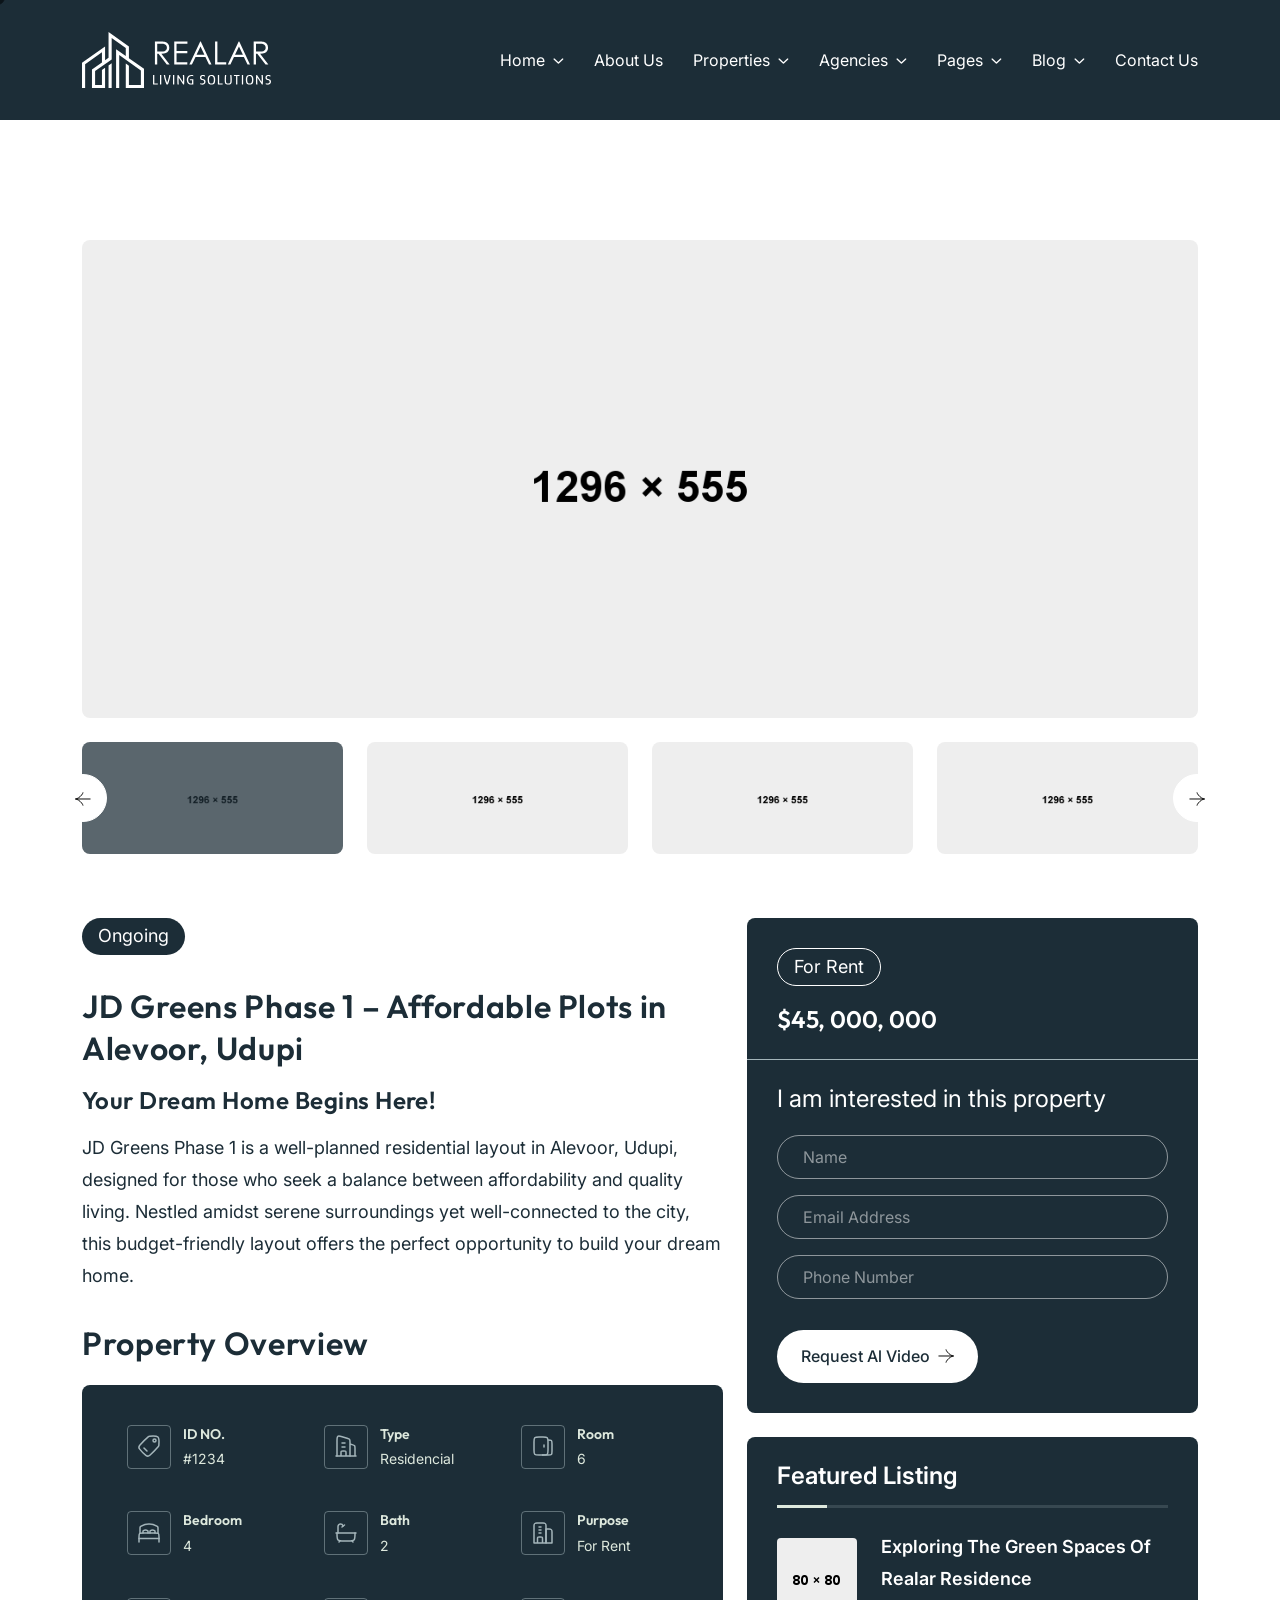
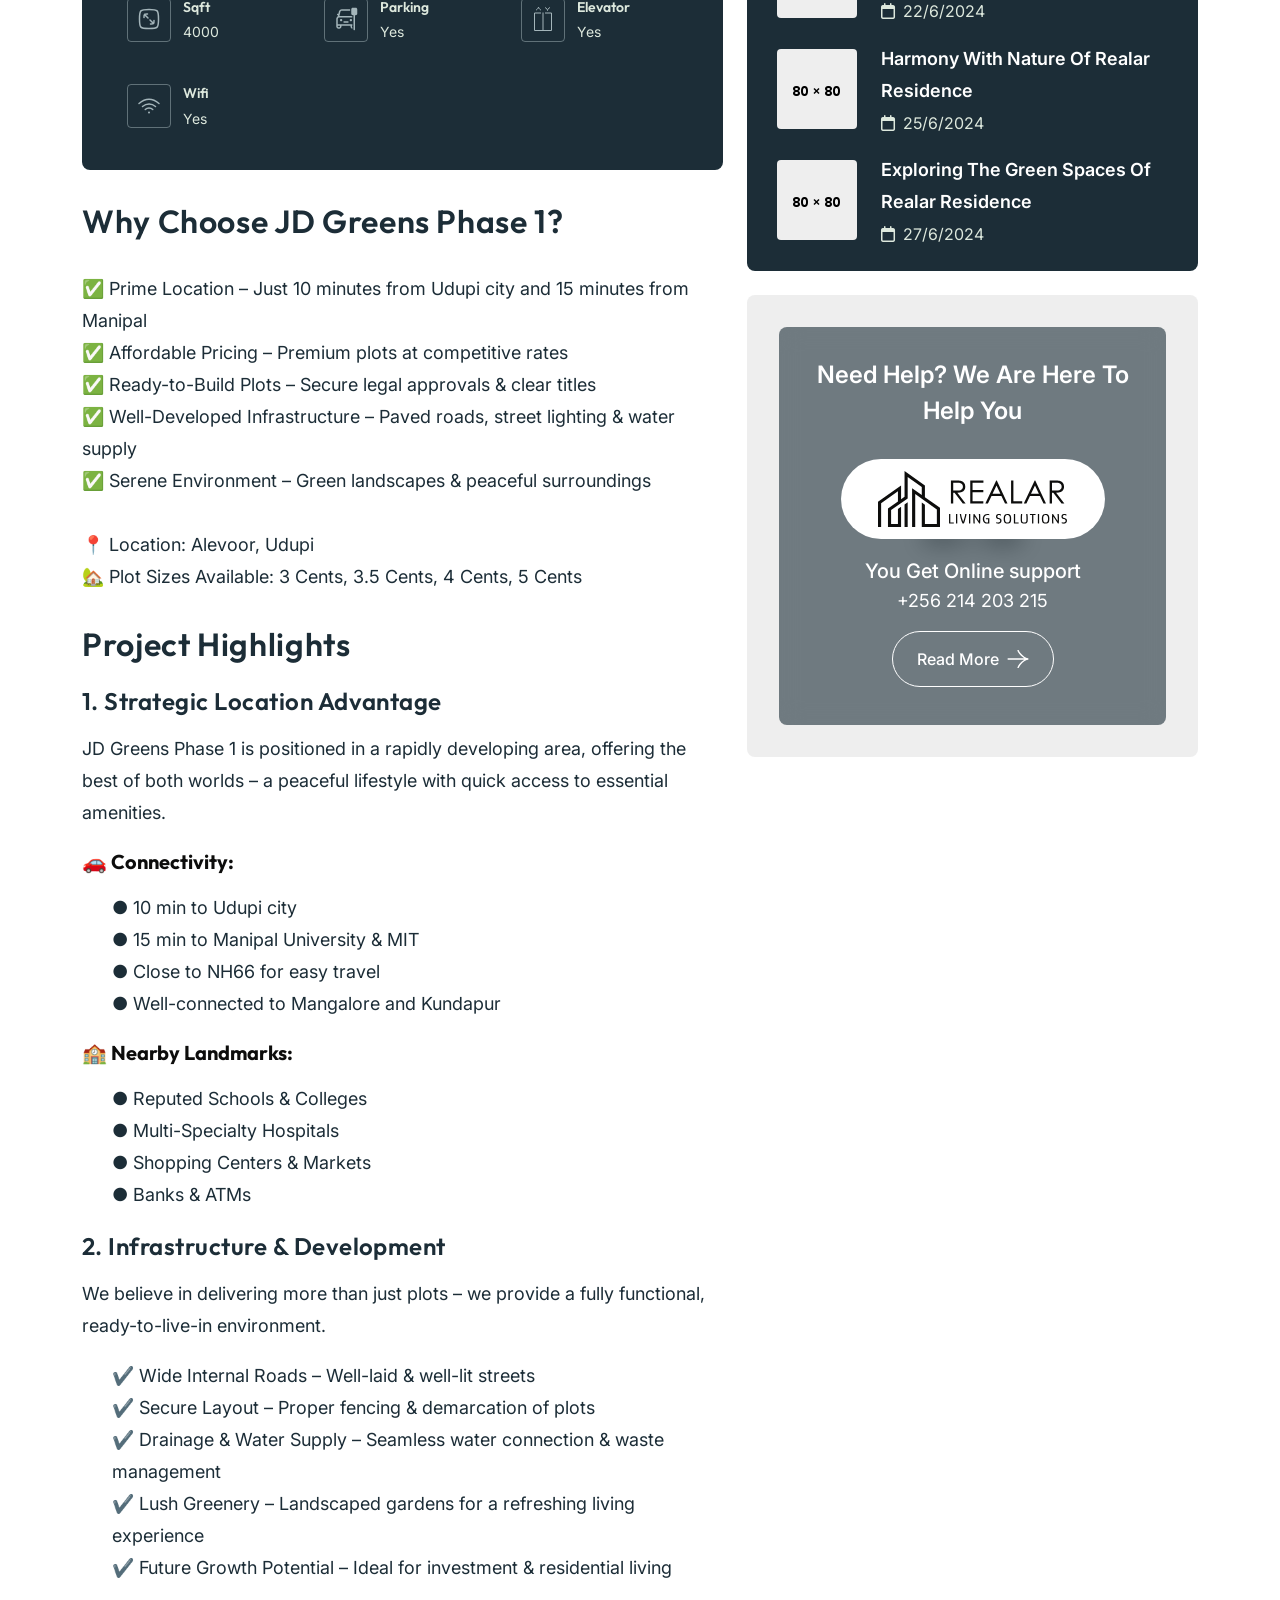
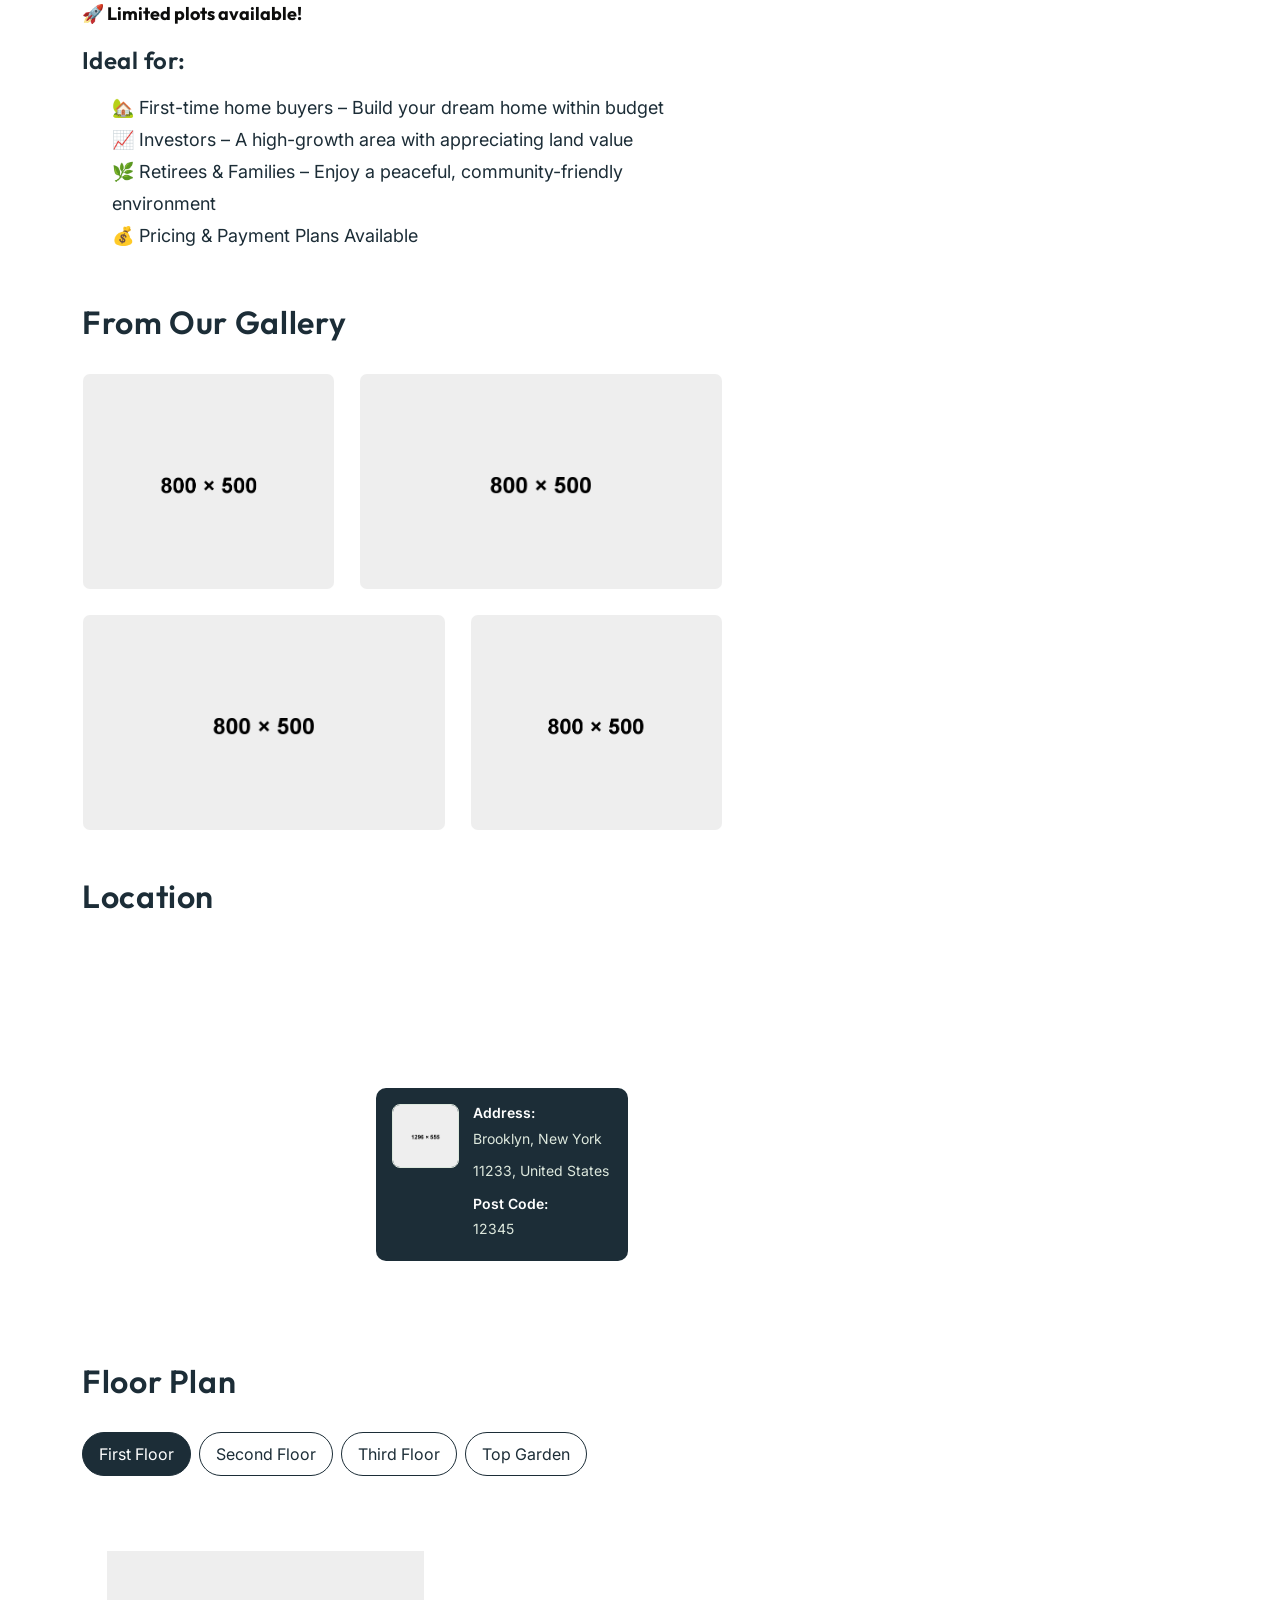
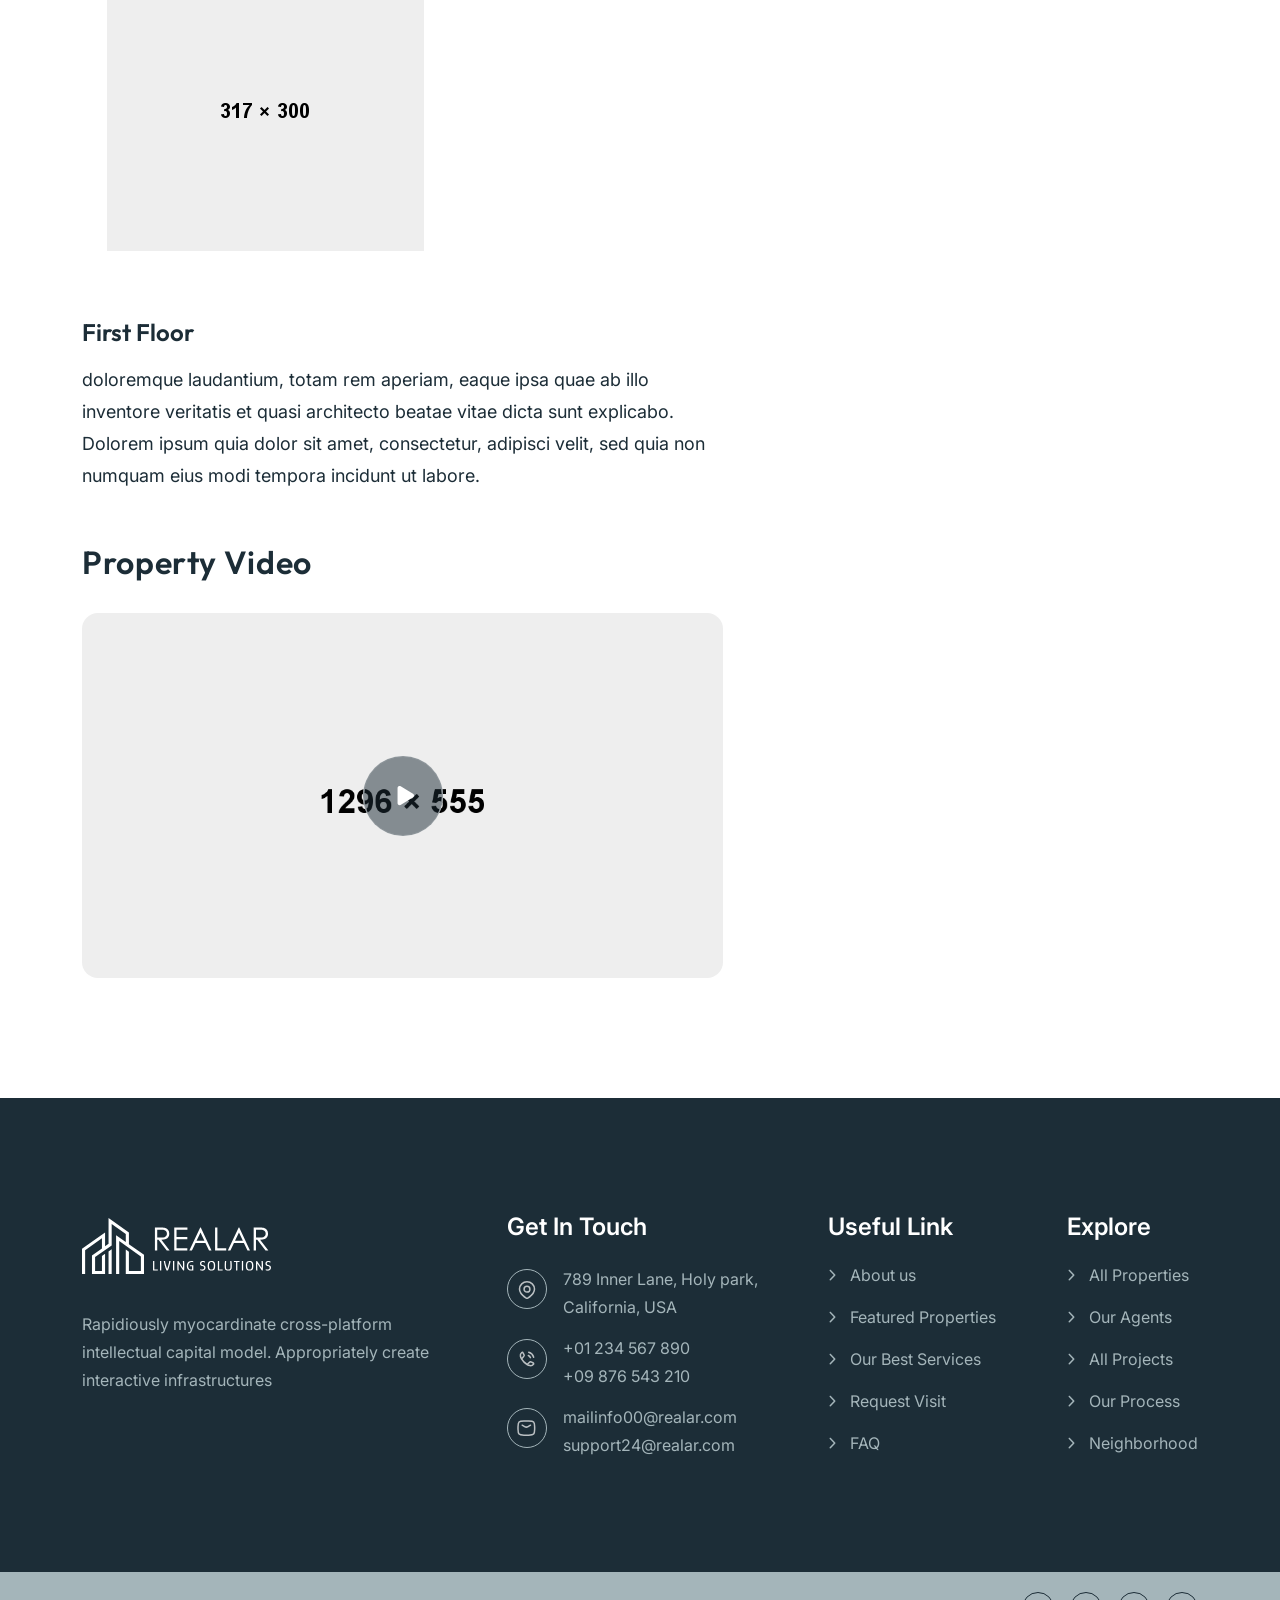
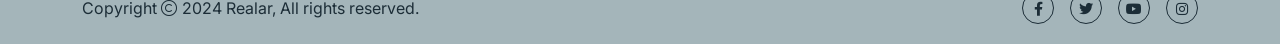
<file: property-details - Copy.html>
<!DOCTYPE html>
<html class="no-js" lang="zxx" dir="ltr">
  <head>
    <meta charset="utf-8" />
    <meta http-equiv="x-ua-compatible" content="ie=edge" />
    <title>Realar - Real Estate Apartment Complex HTML Template - Property Details</title>
    <meta name="author" content="Realar" />
    <meta name="description" content="Realar - Real Estate Apartment Complex HTML Template" />
    <meta name="keywords" content="Realar - Real Estate Apartment Complex HTML Template" />
    <meta name="robots" content="INDEX,FOLLOW" />

    <!-- Mobile Specific Metas -->
    <meta name="viewport" content="width=device-width, initial-scale=1, shrink-to-fit=no" />

    <!-- Favicons - Place favicon.ico in the root directory -->
    <link rel="apple-touch-icon" sizes="57x57" href="assets/img/favicons/apple-icon-57x57.png" />
    <link rel="apple-touch-icon" sizes="60x60" href="assets/img/favicons/apple-icon-60x60.png" />
    <link rel="apple-touch-icon" sizes="72x72" href="assets/img/favicons/apple-icon-72x72.png" />
    <link rel="apple-touch-icon" sizes="76x76" href="assets/img/favicons/apple-icon-76x76.png" />
    <link rel="apple-touch-icon" sizes="114x114" href="assets/img/favicons/apple-icon-114x114.png" />
    <link rel="apple-touch-icon" sizes="120x120" href="assets/img/favicons/apple-icon-120x120.png" />
    <link rel="apple-touch-icon" sizes="144x144" href="assets/img/favicons/apple-icon-144x144.png" />
    <link rel="apple-touch-icon" sizes="152x152" href="assets/img/favicons/apple-icon-152x152.png" />
    <link rel="apple-touch-icon" sizes="180x180" href="assets/img/favicons/apple-icon-180x180.png" />
    <link rel="icon" type="image/png" sizes="192x192" href="assets/img/favicons/android-icon-192x192.png" />
    <link rel="icon" type="image/png" sizes="32x32" href="assets/img/favicons/favicon-32x32.png" />
    <link rel="icon" type="image/png" sizes="96x96" href="assets/img/favicons/favicon-96x96.png" />
    <link rel="icon" type="image/png" sizes="16x16" href="assets/img/favicons/favicon-16x16.png" />
    <link rel="manifest" href="assets/img/favicons/manifest.json" />
    <meta name="msapplication-TileColor" content="#ffffff" />
    <meta name="msapplication-TileImage" content="assets/img/favicons/ms-icon-144x144.png" />
    <meta name="theme-color" content="#ffffff" />

    <!--==============================
	  Google Fonts
	============================== -->
    <link rel="preconnect" href="https://fonts.googleapis.com" />
    <link rel="preconnect" href="https://fonts.gstatic.com" crossorigin />
    <link href="https://fonts.googleapis.com/css2?family=Inter:wght@100..900&family=Outfit:wght@100..900&display=swap" rel="stylesheet" />

    <!--==============================
	    All CSS File
	============================== -->
    <!-- Bootstrap -->
    <link rel="stylesheet" href="assets/css/bootstrap.min.css" />
    <!-- Fontawesome Icon -->
    <link rel="stylesheet" href="assets/css/fontawesome.min.css" />
    <!-- Magnific Popup -->
    <link rel="stylesheet" href="assets/css/magnific-popup.min.css" />
    <!-- Swiper Js -->
    <link rel="stylesheet" href="assets/css/swiper-bundle.min.css" />

    <!-- Theme Custom CSS -->
    <link rel="stylesheet" href="assets/css/style.css" />
  </head>

  <body class="bg-light" style="background-color: white !important">
    <!--[if lte IE 9]>
      <p class="browserupgrade">
        You are using an <strong>outdated</strong> browser. Please <a href="https://browsehappy.com/">upgrade your browser</a> to improve your experience and
        security.
      </p>
    <![endif]-->

    <!--********************************
   		Code Start From Here 
	******************************** -->
    <div class="cursor-follower"></div>

    <!-- slider drag cursor -->
    <div class="slider-drag-cursor"><i class="fas fa-angle-left me-2"></i> DRAG <i class="fas fa-angle-right ms-2"></i></div>

    <!--==============================
     Preloader
  ==============================-->
    <div id="preloader" class="preloader">
      <button class="th-btn style2 preloaderCls">Cancel Preloader</button>
      <div id="loader" class="th-preloader">
        <div class="animation-preloader">
          <div class="txt-loading">
            <span preloader-text="R" class="characters">R</span>

            <span preloader-text="E" class="characters">E</span>

            <span preloader-text="A" class="characters">A</span>

            <span preloader-text="L" class="characters">L</span>

            <span preloader-text="A" class="characters">A</span>

            <span preloader-text="R" class="characters">R</span>
          </div>
        </div>
      </div>
    </div>
    <!--==============================
    Mobile Menu
  ============================== -->
    <div class="th-menu-wrapper onepage-nav">
      <div class="th-menu-area text-center">
        <button class="th-menu-toggle"><i class="fal fa-times"></i></button>
        <div class="mobile-logo">
          <a href="index.html">
            <img src="assets/img/logo-white.svg" alt="Realar" />
          </a>
        </div>
        <div class="th-mobile-menu">
          <ul>
            <li class="menu-item-has-children">
              <a href="index.html"> Home </a>
              <ul class="sub-menu">
                <li class="menu-item-has-children">
                  <a href="#">Multipage</a>
                  <ul class="sub-menu">
                    <li><a href="index.html">Luxury Duplex</a></li>
                    <li><a href="home-2.html">Real Estate Agency</a></li>
                    <li><a href="home-3.html">Commercial Real Estate</a></li>
                    <li><a href="home-4.html">Luxury Apartment</a></li>
                    <li><a href="home-5.html">Residencial Real Estate</a></li>
                    <li><a href="home-6.html">Urban Real Estate</a></li>
                    <li><a href="home-7.html">Industrial Demo</a></li>
                    <!-- <li><a href="home-8.html">Commercial Apartment</a></li> 
                    <li><a href="home-9.html">Vacation Rental</a></li> 
                    <li><a href="home-10.html">Residencial Apartment</a></li> 
                    <li><a href="home-11.html">Architectural Demo</a></li>  -->
                  </ul>
                </li>
                <li class="menu-item-has-children">
                  <a href="#">Onepage</a>
                  <ul class="sub-menu">
                    <li><a href="home-1-op.html">Luxury Duplex</a></li>
                    <li><a href="home-2-op.html">Real Estate Agency</a></li>
                    <li><a href="home-3-op.html">Commercial Real Estate</a></li>
                    <li><a href="home-4-op.html">Luxury Apartment</a></li>
                    <li><a href="home-5-op.html">Residencial Real Estate</a></li>
                    <li><a href="home-6-op.html">Urban Real Estate</a></li>
                    <li><a href="home-7-op.html">Industrial Demo</a></li>
                    <!-- <li><a href="home-8-op.html">Commercial Apartment</a></li> 
                    <li><a href="home-9-op.html">Vacation Rental</a></li> 
                    <li><a href="home-10-op.html">Residencial Apartment</a></li> 
                    <li><a href="home-11-op.html">Architectural Demo</a></li>  -->
                  </ul>
                </li>
                <li class="menu-item-has-children">
                  <a href="#">RTL</a>
                  <ul class="sub-menu">
                    <li><a href="home-1-rtl.html">Luxury Duplex</a></li>
                    <li><a href="home-2-rtl.html">Real Estate Agency</a></li>
                    <li><a href="home-3-rtl.html">Commercial Real Estate</a></li>
                    <li><a href="home-4-rtl.html">Luxury Apartment</a></li>
                    <li><a href="home-5-rtl.html">Residencial Real Estate</a></li>
                    <li><a href="home-6-rtl.html">Urban Real Estate</a></li>
                    <li><a href="home-7-rtl.html">Industrial Demo</a></li>
                    <!-- <li><a href="home-8-rtl.html">Commercial Apartment</a></li> 
                    <li><a href="home-9-rtl.html">Vacation Rental</a></li> 
                    <li><a href="home-10-rtl.html">Residencial Apartment</a></li> 
                    <li><a href="home-11-rtl.html">Architectural Demo</a></li>  -->
                  </ul>
                </li>
              </ul>
            </li>
            <li><a href="about.html"> About Us </a></li>
            <li class="menu-item-has-children">
              <a href="property.html"> Properties </a>
              <ul class="sub-menu">
                <li><a href="property.html"> Properties </a></li>
                <li><a href="property-details.html"> Property Details </a></li>
              </ul>
            </li>
            <li class="menu-item-has-children">
              <a href="agency.html"> Agencies </a>
              <ul class="sub-menu">
                <li><a href="agency.html"> Agencies </a></li>
                <li><a href="agency-details.html"> Agencies Details </a></li>
              </ul>
            </li>
            <li class="menu-item-has-children">
              <a href="#"> Pages </a>
              <ul class="sub-menu">
                <li><a href="team.html"> Agent Page </a></li>
                <li><a href="team-details.html"> Agent Details </a></li>
                <li><a href="pricing.html"> Pricing Page </a></li>
                <li class="menu-item-has-children">
                  <a href="shop.html"> Shop Page </a>
                  <ul class="sub-menu">
                    <li><a href="shop.html"> Shop Page </a></li>
                    <li><a href="shop-details.html"> Shop Details </a></li>
                    <li><a href="cart.html"> Cart Page </a></li>
                    <li><a href="checkout.html"> Checkout Page </a></li>
                    <li><a href="wishlist.html"> Wistlist Page </a></li>
                  </ul>
                </li>
                <li><a href="error.html"> Error Page </a></li>
              </ul>
            </li>
            <li class="menu-item-has-children">
              <a href="blog.html"> Blog </a>
              <ul class="sub-menu">
                <li><a href="blog.html"> Blog Page </a></li>
                <li><a href="blog-details.html"> Blog Details </a></li>
              </ul>
            </li>
            <li><a href="contact.html"> Contact Us </a></li>
          </ul>
        </div>
      </div>
    </div>
    <!--==============================
    Sidemenu
============================== -->
    <div class="sidemenu-wrapper sidemenu-info d-none d-lg-block">
      <div class="sidemenu-content">
        <button class="closeButton sideMenuCls"><i class="far fa-times"></i></button>
        <div class="widget">
          <div class="th-widget-about">
            <div class="about-logo">
              <a href="index.html"><img src="assets/img/logo.svg" alt="Realar" /></a>
            </div>
            <p class="about-text">Rapidiously myocardinate cross-platform intellectual capital model. Appropriately create interactive infrastructures</p>
          </div>
        </div>
        <div class="widget">
          <h3 class="widget_title">Get In Touch</h3>
          <div class="th-widget-contact">
            <div class="info-box_text">
              <div class="icon"><img src="assets/img/icon/location-dot.svg" alt="img" /></div>
              <div class="details">
                <p>789 Inner Lane, Holy park,</p>
                <p>California, USA</p>
              </div>
            </div>
            <div class="info-box_text">
              <div class="icon">
                <img src="assets/img/icon/phone.svg" alt="img" />
              </div>
              <div class="details">
                <p><a href="tel:+0123456789" class="info-box_link">+01 234 567 890</a></p>
                <p><a href="tel:+09876543210" class="info-box_link">+09 876 543 210</a></p>
              </div>
            </div>
            <div class="info-box_text">
              <div class="icon">
                <img src="assets/img/icon/envelope.svg" alt="img" />
              </div>
              <div class="details">
                <p><a href="mailto:mailinfo00@realar.com" class="info-box_link">mailinfo00@realar.com</a></p>
                <p><a href="mailto:support24@realar.com" class="info-box_link">support24@realar.com</a></p>
              </div>
            </div>
          </div>
        </div>
        <div class="widget newsletter-widget">
          <h3 class="widget_title">Subscribe Now</h3>
          <form class="newsletter-form">
            <div class="form-group">
              <input class="form-control" type="email" placeholder="Email Address" required="" />
              <button type="submit" class="th-btn"><i class="far fa-paper-plane text-theme"></i></button>
            </div>
          </form>
          <div class="th-social style2">
            <a href="https://www.facebook.com/"><i class="fab fa-facebook-f"></i></a>
            <a href="https://www.twitter.com/"><i class="fab fa-twitter"></i></a>
            <a href="https://www.linkedin.com/"><i class="fab fa-linkedin-in"></i></a>
            <a href="https://www.behance.com/"><i class="fab fa-behance"></i></a>
            <a href="https://www.vimeo.com/"><i class="fab fa-vimeo-v"></i></a>
          </div>
        </div>
      </div>
    </div>
    <!--==============================
	Header Area
==============================-->
    <header class="th-header header-default">
      <div class="sticky-wrapper">
        <!-- Main Menu Area -->
        <div class="menu-area">
          <div class="container">
            <div class="row align-items-center justify-content-between">
              <div class="col-auto">
                <div class="header-logo">
                  <a href="index.html">
                    <img src="assets/img/logo-white2.svg" alt="Realar" />
                  </a>
                </div>
              </div>
              <div class="col-auto">
                <nav class="main-menu d-none d-lg-inline-block">
                  <ul>
                    <li class="menu-item-has-children">
                      <a href="index.html"> Home </a>
                      <ul class="mega-menu mega-menu-content">
                        <li>
                          <div class="container">
                            <div class="row gy-4">
                              <div class="col-lg-3">
                                <div class="mega-menu-box">
                                  <div class="mega-menu-img">
                                    <img src="assets/img/pages/index.jpg" alt="Home One" />
                                    <div class="btn-wrap">
                                      <a href="index.html" class="th-btn style-border">Multipage</a>
                                      <a href="home-1-op.html" class="th-btn style-border">Onepage</a>
                                      <a href="home-1-rtl.html" class="th-btn style-border">RTL Demo</a>
                                    </div>
                                  </div>
                                  <h3 class="mega-menu-title"><a href="index.html">Luxury Duplex</a></h3>
                                </div>
                              </div>
                              <div class="col-lg-3">
                                <div class="mega-menu-box">
                                  <div class="mega-menu-img">
                                    <img src="assets/img/pages/home-2.jpg" alt="Home Two" />
                                    <div class="btn-wrap">
                                      <a href="home-2.html" class="th-btn style-border">Multipage</a>
                                      <a href="home-2-op.html" class="th-btn style-border">Onepage</a>
                                      <a href="home-2-rtl.html" class="th-btn style-border">RTL Demo</a>
                                    </div>
                                  </div>
                                  <h3 class="mega-menu-title"><a href="home-2.html">Real Estate Agency</a></h3>
                                </div>
                              </div>
                              <div class="col-lg-3">
                                <div class="mega-menu-box">
                                  <div class="mega-menu-img">
                                    <img src="assets/img/pages/home-3.jpg" alt="Home Three" />
                                    <div class="btn-wrap">
                                      <a href="home-3.html" class="th-btn style-border">Multipage</a>
                                      <a href="home-3-op.html" class="th-btn style-border">Onepage</a>
                                      <a href="home-3-rtl.html" class="th-btn style-border">RTL Demo</a>
                                    </div>
                                  </div>
                                  <h3 class="mega-menu-title"><a href="home-3.html">Commercial Real Estate</a></h3>
                                </div>
                              </div>
                              <div class="col-lg-3">
                                <div class="mega-menu-box">
                                  <div class="mega-menu-img">
                                    <img src="assets/img/pages/home-4.jpg" alt="Home Four" />
                                    <div class="btn-wrap">
                                      <a href="home-4.html" class="th-btn style-border">Multipage</a>
                                      <a href="home-4-op.html" class="th-btn style-border">Onepage</a>
                                      <a href="home-4-rtl.html" class="th-btn style-border">RTL Demo</a>
                                    </div>
                                  </div>
                                  <h3 class="mega-menu-title"><a href="home-4.html">Luxury Apartment</a></h3>
                                </div>
                              </div>
                              <div class="col-lg-3">
                                <div class="mega-menu-box">
                                  <div class="mega-menu-img">
                                    <img src="assets/img/pages/home-5.jpg" alt="Home Five" />
                                    <div class="btn-wrap">
                                      <a href="home-5.html" class="th-btn style-border">Multipage</a>
                                      <a href="home-5-op.html" class="th-btn style-border">Onepage</a>
                                      <a href="home-5-rtl.html" class="th-btn style-border">RTL Demo</a>
                                    </div>
                                  </div>
                                  <h3 class="mega-menu-title"><a href="home-5.html">Residencial Real Estate</a></h3>
                                </div>
                              </div>
                              <div class="col-lg-3">
                                <div class="mega-menu-box">
                                  <div class="mega-menu-img">
                                    <img src="assets/img/pages/home-6.jpg" alt="Home Six" />
                                    <div class="btn-wrap">
                                      <a href="home-6.html" class="th-btn style-border">Multipage</a>
                                      <a href="home-6-op.html" class="th-btn style-border">Onepage</a>
                                      <a href="home-6-rtl.html" class="th-btn style-border">RTL Demo</a>
                                    </div>
                                  </div>
                                  <h3 class="mega-menu-title"><a href="home-6.html">Urban Real Estate</a></h3>
                                </div>
                              </div>
                              <div class="col-lg-3">
                                <div class="mega-menu-box">
                                  <div class="mega-menu-img">
                                    <img src="assets/img/pages/home-7.jpg" alt="Home Seven" />
                                    <div class="btn-wrap">
                                      <a href="home-7.html" class="th-btn style-border">Multipage</a>
                                      <a href="home-7-op.html" class="th-btn style-border">Onepage</a>
                                      <a href="home-7-rtl.html" class="th-btn style-border">RTL Demo</a>
                                    </div>
                                  </div>
                                  <h3 class="mega-menu-title"><a href="home-7.html">Industrial Demo</a></h3>
                                </div>
                              </div>
                              <!-- <div class="col-lg-3">
                    <div class="mega-menu-box">
                        <div class="mega-menu-img">
                            <img src="assets/img/pages/home-8.jpg" alt="Home Eight">
                            <div class="btn-wrap">
                                <a href="home-8.html" class="th-btn style-border">Multipage</a>
                                <a href="home-8-op.html" class="th-btn style-border">Onepage</a>
                                <a href="home-8-rtl.html" class="th-btn style-border">RTL Demo</a>
                            </div>
                        </div>
                        <h3 class="mega-menu-title"><a href="home-8.html">Commercial Apartment</a></h3>                        
                    </div>
                </div>
                <div class="col-lg-3">
                    <div class="mega-menu-box">
                        <div class="mega-menu-img">
                            <img src="assets/img/pages/home-9.jpg" alt="Home Nine">
                            <div class="btn-wrap">
                                <a href="home-9.html" class="th-btn style-border">Multipage</a>
                                <a href="home-9-op.html" class="th-btn style-border">Onepage</a>
                                <a href="home-9-rtl.html" class="th-btn style-border">RTL Demo</a>
                            </div>
                        </div>
                        <h3 class="mega-menu-title"><a href="home-9.html">Vacation Rental</a></h3>                        
                    </div>
                </div>
                <div class="col-lg-3">
                    <div class="mega-menu-box">
                        <div class="mega-menu-img">
                            <img src="assets/img/pages/home-10.jpg" alt="Home Ten">
                            <div class="btn-wrap">
                                <a href="home-10.html" class="th-btn style-border">Multipage</a>
                                <a href="home-10-op.html" class="th-btn style-border">Onepage</a>
                                <a href="home-10-rtl.html" class="th-btn style-border">RTL Demo</a>
                            </div>
                        </div>
                        <h3 class="mega-menu-title"><a href="home-10.html">Residencial Apartment</a></h3>                        
                    </div>
                </div>
                <div class="col-lg-3">
                    <div class="mega-menu-box">
                        <div class="mega-menu-img">
                            <img src="assets/img/pages/home-11.jpg" alt="Home Eleven">
                            <div class="btn-wrap">
                                <a href="home-11.html" class="th-btn style-border">Multipage</a>
                                <a href="home-11-op.html" class="th-btn style-border">Onepage</a>
                                <a href="home-11-rtl.html" class="th-btn style-border">RTL Demo</a>
                            </div>
                        </div>
                        <h3 class="mega-menu-title"><a href="home-11.html">Architectural Demo</a></h3>                        
                    </div>
                </div> -->
                            </div>
                          </div>
                        </li>
                      </ul>
                    </li>
                    <li><a href="about.html"> About Us </a></li>
                    <li class="menu-item-has-children">
                      <a href="property.html"> Properties </a>
                      <ul class="sub-menu">
                        <li><a href="property.html"> Properties </a></li>
                        <li><a href="property-details.html"> Property Details </a></li>
                      </ul>
                    </li>
                    <li class="menu-item-has-children">
                      <a href="agency.html"> Agencies </a>
                      <ul class="sub-menu">
                        <li><a href="agency.html"> Agencies </a></li>
                        <li><a href="agency-details.html"> Agencies Details </a></li>
                      </ul>
                    </li>
                    <li class="menu-item-has-children">
                      <a href="#"> Pages </a>
                      <ul class="sub-menu">
                        <li><a href="team.html"> Agent Page </a></li>
                        <li><a href="team-details.html"> Agent Details </a></li>
                        <li><a href="pricing.html"> Pricing Page </a></li>
                        <li class="menu-item-has-children">
                          <a href="shop.html"> Shop Page </a>
                          <ul class="sub-menu">
                            <li><a href="shop.html"> Shop Page </a></li>
                            <li><a href="shop-details.html"> Shop Details </a></li>
                            <li><a href="cart.html"> Cart Page </a></li>
                            <li><a href="checkout.html"> Checkout Page </a></li>
                            <li><a href="wishlist.html"> Wistlist Page </a></li>
                          </ul>
                        </li>
                        <li><a href="error.html"> Error Page </a></li>
                      </ul>
                    </li>
                    <li class="menu-item-has-children">
                      <a href="blog.html"> Blog </a>
                      <ul class="sub-menu">
                        <li><a href="blog.html"> Blog Page </a></li>
                        <li><a href="blog-details.html"> Blog Details </a></li>
                      </ul>
                    </li>
                    <li><a href="contact.html"> Contact Us </a></li>
                  </ul>
                </nav>
                <div class="header-button d-flex d-lg-none">
                  <button type="button" class="th-menu-toggle sidebar-btn">
                    <span class="line"></span>
                    <span class="line"></span>
                    <span class="line"></span>
                  </button>
                </div>
              </div>
              <div class="col-auto d-none d-xxl-block">
                <div class="header-button">
                  <a href="contact.html" class="th-btn style-border th-btn-icon">Request A Visit</a>
                  <button type="button" class="simple-icon sideMenuInfo sidebar-btn style2">
                    <span class="line"></span>
                    <span class="line"></span>
                    <span class="line"></span>
                  </button>
                </div>
              </div>
            </div>
          </div>
        </div>
      </div>
    </header>

    <!--==============================
Property Page Area
==============================-->
    <section class="space-top space-extra-bottom">
      <div class="container">
        <div class="slider-area property-slider1">
          <div
            class="swiper th-slider mb-4"
            id="propertySlider"
            data-slider-options='{"effect":"fade","loop":true,"thumbs":{"swiper":".property-thumb-slider"},"autoplayDisableOnInteraction":"true"}'
          >
            <div class="swiper-wrapper">
              <div class="swiper-slide">
                <div class="property-slider-img">
                  <img src="assets/img/property/property_inner_1.jpg" alt="img" />
                </div>
              </div>
              <div class="swiper-slide">
                <div class="property-slider-img">
                  <img src="assets/img/property/property_inner_2.jpg" alt="img" />
                </div>
              </div>
              <div class="swiper-slide">
                <div class="property-slider-img">
                  <img src="assets/img/property/property_inner_3.jpg" alt="img" />
                </div>
              </div>
              <div class="swiper-slide">
                <div class="property-slider-img">
                  <img src="assets/img/property/property_inner_4.jpg" alt="img" />
                </div>
              </div>
              <div class="swiper-slide">
                <div class="property-slider-img">
                  <img src="assets/img/property/property_inner_5.jpg" alt="img" />
                </div>
              </div>
              <div class="swiper-slide">
                <div class="property-slider-img">
                  <img src="assets/img/property/property_inner_1.jpg" alt="img" />
                </div>
              </div>
              <div class="swiper-slide">
                <div class="property-slider-img">
                  <img src="assets/img/property/property_inner_2.jpg" alt="img" />
                </div>
              </div>
              <div class="swiper-slide">
                <div class="property-slider-img">
                  <img src="assets/img/property/property_inner_3.jpg" alt="img" />
                </div>
              </div>
              <div class="swiper-slide">
                <div class="property-slider-img">
                  <img src="assets/img/property/property_inner_4.jpg" alt="img" />
                </div>
              </div>
              <div class="swiper-slide">
                <div class="property-slider-img">
                  <img src="assets/img/property/property_inner_5.jpg" alt="img" />
                </div>
              </div>
            </div>
          </div>
          <div
            class="swiper th-slider property-thumb-slider"
            data-slider-options='{"effect":"slide","loop":true,"breakpoints":{"0":{"slidesPerView":2},"576":{"slidesPerView":"2"},"768":{"slidesPerView":"3"},"992":{"slidesPerView":"3"},"1200":{"slidesPerView":"4"}},"autoplayDisableOnInteraction":"true"}'
          >
            <div class="swiper-wrapper">
              <div class="swiper-slide">
                <div class="property-slider-img">
                  <img src="assets/img/property/property_inner_1.jpg" alt="Image" />
                </div>
              </div>
              <div class="swiper-slide">
                <div class="property-slider-img">
                  <img src="assets/img/property/property_inner_2.jpg" alt="Image" />
                </div>
              </div>
              <div class="swiper-slide">
                <div class="property-slider-img">
                  <img src="assets/img/property/property_inner_3.jpg" alt="Image" />
                </div>
              </div>
              <div class="swiper-slide">
                <div class="property-slider-img">
                  <img src="assets/img/property/property_inner_4.jpg" alt="Image" />
                </div>
              </div>
              <div class="swiper-slide">
                <div class="property-slider-img">
                  <img src="assets/img/property/property_inner_5.jpg" alt="Image" />
                </div>
              </div>
              <div class="swiper-slide">
                <div class="property-slider-img">
                  <img src="assets/img/property/property_inner_1.jpg" alt="Image" />
                </div>
              </div>
              <div class="swiper-slide">
                <div class="property-slider-img">
                  <img src="assets/img/property/property_inner_2.jpg" alt="Image" />
                </div>
              </div>
              <div class="swiper-slide">
                <div class="property-slider-img">
                  <img src="assets/img/property/property_inner_3.jpg" alt="Image" />
                </div>
              </div>
              <div class="swiper-slide">
                <div class="property-slider-img">
                  <img src="assets/img/property/property_inner_4.jpg" alt="Image" />
                </div>
              </div>
              <div class="swiper-slide">
                <div class="property-slider-img">
                  <img src="assets/img/property/property_inner_5.jpg" alt="Image" />
                </div>
              </div>
            </div>
          </div>

          <button data-slider-prev="#propertySlider" class="slider-arrow style3 slider-prev"><img src="assets/img/icon/arrow-left.svg" alt="icon" /></button>
          <button data-slider-next="#propertySlider" class="slider-arrow style3 slider-next"><img src="assets/img/icon/arrow-right.svg" alt="icon" /></button>
        </div>
        <div class="row gx-30">
          <div class="col-xxl-8 col-lg-7">
            <div class="property-page-single">
              <div class="page-content">
                <div class="property-meta mb-30">
                  <a class="property-tag" href="blog.html">Ongoing</a>
                </div>
                <h2 class="page-title">JD Greens Phase 1 – Affordable Plots in Alevoor, Udupi</h2>
                <h4 class="page-title" style="font-size: 1.5rem">Your Dream Home Begins Here!</h4>
                <p class="mb-30">
                  JD Greens Phase 1 is a well-planned residential layout in Alevoor, Udupi, designed for those who seek a balance between affordability and
                  quality living. Nestled amidst serene surroundings yet well-connected to the city, this budget-friendly layout offers the perfect opportunity
                  to build your dream home.
                </p>
                <h2 class="page-title mb-20">Property Overview</h2>
                <ul class="property-grid-list">
                  <li>
                    <div class="property-grid-list-icon">
                      <img src="assets/img/icon/property-single-icon1-1.svg" alt="img" />
                    </div>
                    <div class="property-grid-list-details">
                      <h4 class="property-grid-list-title">ID NO.</h4>
                      <p class="property-grid-list-text">#1234</p>
                    </div>
                  </li>
                  <li>
                    <div class="property-grid-list-icon">
                      <img src="assets/img/icon/property-single-icon1-2.svg" alt="img" />
                    </div>
                    <div class="property-grid-list-details">
                      <h4 class="property-grid-list-title">Type</h4>
                      <p class="property-grid-list-text">Residencial</p>
                    </div>
                  </li>
                  <li>
                    <div class="property-grid-list-icon">
                      <img src="assets/img/icon/property-single-icon1-3.svg" alt="img" />
                    </div>
                    <div class="property-grid-list-details">
                      <h4 class="property-grid-list-title">Room</h4>
                      <p class="property-grid-list-text">6</p>
                    </div>
                  </li>
                  <li>
                    <div class="property-grid-list-icon">
                      <img src="assets/img/icon/property-single-icon1-4.svg" alt="img" />
                    </div>
                    <div class="property-grid-list-details">
                      <h4 class="property-grid-list-title">Bedroom</h4>
                      <p class="property-grid-list-text">4</p>
                    </div>
                  </li>
                  <li>
                    <div class="property-grid-list-icon">
                      <img src="assets/img/icon/property-single-icon1-5.svg" alt="img" />
                    </div>
                    <div class="property-grid-list-details">
                      <h4 class="property-grid-list-title">Bath</h4>
                      <p class="property-grid-list-text">2</p>
                    </div>
                  </li>
                  <li>
                    <div class="property-grid-list-icon">
                      <img src="assets/img/icon/property-single-icon1-6.svg" alt="img" />
                    </div>
                    <div class="property-grid-list-details">
                      <h4 class="property-grid-list-title">Purpose</h4>
                      <p class="property-grid-list-text">For Rent</p>
                    </div>
                  </li>
                  <li>
                    <div class="property-grid-list-icon">
                      <img src="assets/img/icon/property-single-icon1-7.svg" alt="img" />
                    </div>
                    <div class="property-grid-list-details">
                      <h4 class="property-grid-list-title">Sqft</h4>
                      <p class="property-grid-list-text">4000</p>
                    </div>
                  </li>
                  <li>
                    <div class="property-grid-list-icon">
                      <img src="assets/img/icon/property-single-icon1-8.svg" alt="img" />
                    </div>
                    <div class="property-grid-list-details">
                      <h4 class="property-grid-list-title">Parking</h4>
                      <p class="property-grid-list-text">Yes</p>
                    </div>
                  </li>
                  <li>
                    <div class="property-grid-list-icon">
                      <img src="assets/img/icon/property-single-icon1-9.svg" alt="img" />
                    </div>
                    <div class="property-grid-list-details">
                      <h4 class="property-grid-list-title">Elevator</h4>
                      <p class="property-grid-list-text">Yes</p>
                    </div>
                  </li>
                  <li>
                    <div class="property-grid-list-icon">
                      <img src="assets/img/icon/property-single-icon1-10.svg" alt="img" />
                    </div>
                    <div class="property-grid-list-details">
                      <h4 class="property-grid-list-title">Wifi</h4>
                      <p class="property-grid-list-text">Yes</p>
                    </div>
                  </li>
                </ul>

                <div class="my-30">
                  <h2 class="page-title">Why Choose JD Greens Phase 1?</h2>

                  <p class="my-30">
                    ✅ Prime Location – Just 10 minutes from Udupi city and 15 minutes from Manipal <br />
                    ✅ Affordable Pricing – Premium plots at competitive rates<br />
                    ✅ Ready-to-Build Plots – Secure legal approvals & clear titles<br />
                    ✅ Well-Developed Infrastructure – Paved roads, street lighting & water supply<br />
                    ✅ Serene Environment – Green landscapes & peaceful surroundings <br />
                    <br />
                    📍 Location: Alevoor, Udupi <br />
                    🏡 Plot Sizes Available: 3 Cents, 3.5 Cents, 4 Cents, 5 Cents
                  </p>
                </div>
                <div class="my-30 project-highlight-container">
                  <h2 class="page-title">Project Highlights</h2>
                  <div class="highlight-point my-20">
                    <h4 class="page-title" style="font-size: 1.5rem">1. Strategic Location Advantage</h4>
                    <p>
                      JD Greens Phase 1 is positioned in a rapidly developing area, offering the best of both worlds – a peaceful lifestyle with quick access to
                      essential amenities.
                    </p>
                    <h6>🚗 Connectivity:</h6>
                    <p class="mx-30">
                      ● 10 min to Udupi city<br />
                      ● 15 min to Manipal University & MIT<br />
                      ● Close to NH66 for easy travel<br />
                      ● Well-connected to Mangalore and Kundapur
                    </p>
                    <h6>🏫 Nearby Landmarks:</h6>
                    <p class="mx-30">
                      ● Reputed Schools & Colleges<br />
                      ● Multi-Specialty Hospitals<br />
                      ● Shopping Centers & Markets<br />
                      ● Banks & ATMs
                    </p>
                  </div>
                  <div class="highlight-point my-20">
                    <h4 class="page-title" style="font-size: 1.5rem">2. Infrastructure & Development</h4>
                    <p>We believe in delivering more than just plots – we provide a fully functional, ready-to-live-in environment.</p>
                    <p class="mx-30">
                      ✔️ Wide Internal Roads – Well-laid & well-lit streets<br />
                      ✔️ Secure Layout – Proper fencing & demarcation of plots<br />
                      ✔️ Drainage & Water Supply – Seamless water connection & waste management<br />
                      ✔️ Lush Greenery – Landscaped gardens for a refreshing living experience<br />
                      ✔️ Future Growth Potential – Ideal for investment & residential living
                    </p>

                    <h3 class="my-10" style="font-size: large">🚀 Limited plots available!</h3>
                  </div>
                  <div class="highlight-point my-20">
                    <h4 class="page-title" style="font-size: 1.5rem">Ideal for:</h4>
                    <p class="mx-30">
                      🏡 First-time home buyers – Build your dream home within budget<br />
                      📈 Investors – A high-growth area with appreciating land value<br />
                      🌿 Retirees & Families – Enjoy a peaceful, community-friendly environment<br />
                      💰 Pricing & Payment Plans Available<br />
                    </p>
                  </div>
                </div>
                <h3 class="page-title mt-50 mb-30">From Our Gallery</h3>
                <div class="row gy-4">
                  <div class="col-xl-5">
                    <div class="property-gallery-card">
                      <div class="property-gallery-card-img">
                        <img class="w-100" src="assets/img/property/property_inner_6.jpg" alt="img" />
                      </div>
                      <a class="icon-btn popup-image" href="assets/img/property/property_inner_6.jpg"><i class="fal fa-magnifying-glass-plus"></i></a>
                    </div>
                  </div>
                  <div class="col-xl-7">
                    <div class="property-gallery-card">
                      <div class="property-gallery-card-img">
                        <img class="w-100" src="assets/img/property/property_inner_7.jpg" alt="img" />
                      </div>
                      <a class="icon-btn popup-image" href="assets/img/property/property_inner_7.jpg"><i class="fal fa-magnifying-glass-plus"></i></a>
                    </div>
                  </div>
                  <div class="col-xl-7">
                    <div class="property-gallery-card">
                      <div class="property-gallery-card-img">
                        <img class="w-100" src="assets/img/property/property_inner_8.jpg" alt="img" />
                      </div>
                      <a class="icon-btn popup-image" href="assets/img/property/property_inner_8.jpg"><i class="fal fa-magnifying-glass-plus"></i></a>
                    </div>
                  </div>
                  <div class="col-xl-5">
                    <div class="property-gallery-card">
                      <div class="property-gallery-card-img">
                        <img class="w-100" src="assets/img/property/property_inner_9.jpg" alt="img" />
                      </div>
                      <a class="icon-btn popup-image" href="assets/img/property/property_inner_9.jpg"><i class="fal fa-magnifying-glass-plus"></i></a>
                    </div>
                  </div>
                </div>
                <!-- <h3 class="page-title mt-50 mb-25">Features & amenities</h3>
                <div class="row gy-3">
                  <div class="col-xxl-3 col-sm-6">
                    <div class="checklist">
                      <ul>
                        <li><i class="far fa-square-check"></i>Airconditioning</li>
                        <li><i class="far fa-square-check"></i>Balcony</li>
                        <li><i class="far fa-square-check"></i>Garage</li>
                        <li><i class="far fa-square-check"></i>Landscaping</li>
                        <li><i class="far fa-square-check"></i>Outdoor Kitchen</li>
                      </ul>
                    </div>
                  </div>
                  <div class="col-xxl-3 col-sm-6">
                    <div class="checklist">
                      <ul>
                        <li><i class="far fa-square-check"></i>Barbeque</li>
                        <li><i class="far fa-square-check"></i>Recreation</li>
                        <li><i class="far fa-square-check"></i>Microwave</li>
                        <li><i class="far fa-square-check"></i>Basketball</li>
                        <li><i class="far fa-square-check"></i>Fireplace</li>
                      </ul>
                    </div>
                  </div>
                  <div class="col-xxl-3 col-sm-6">
                    <div class="checklist">
                      <ul>
                        <li><i class="far fa-square-check"></i>24x7 Seccurity</li>
                        <li><i class="far fa-square-check"></i>Indoor Game</li>
                        <li><i class="far fa-square-check"></i>Pool</li>
                        <li><i class="far fa-square-check"></i>Tanis Courts</li>
                        <li><i class="far fa-square-check"></i>Internet</li>
                      </ul>
                    </div>
                  </div>
                  <div class="col-xxl-3 col-sm-6">
                    <div class="checklist">
                      <ul>
                        <li><i class="far fa-square-check"></i>Jaguzzi</li>
                        <li><i class="far fa-square-check"></i>Modern Kitchen</li>
                        <li><i class="far fa-square-check"></i>Refrigerator</li>
                        <li><i class="far fa-square-check"></i>Window Coverings</li>
                        <li><i class="far fa-square-check"></i>Washer</li>
                      </ul>
                    </div>
                  </div>
                </div> -->
                <h3 class="page-title mt-45 mb-30">Location</h3>
                <div class="location-map">
                  <div class="contact-map">
                    <iframe
                      src="https://www.google.com/maps/embed?pb=!1m18!1m12!1m3!1d3644.7310056272386!2d89.2286059153658!3d24.00527418490799!2m3!1f0!2f0!3f0!3m2!1i1024!2i768!4f13.1!3m3!1m2!1s0x39fe9b97badc6151%3A0x30b048c9fb2129bc!2sAngfuztheme!5e0!3m2!1sen!2sbd!4v1651028958211!5m2!1sen!2sbd"
                      allowfullscreen=""
                      loading="lazy"
                    ></iframe>
                  </div>
                  <div class="location-map-address">
                    <div class="thumb">
                      <img src="assets/img/property/property_inner_1.jpg" alt="img" />
                    </div>
                    <div class="media-body">
                      <h4 class="title">Address:</h4>
                      <p class="text">Brooklyn, New York 11233, United States</p>
                      <h4 class="title">Post Code:</h4>
                      <p class="text">12345</p>
                    </div>
                  </div>
                </div>
                <div class="row align-items-center justify-content-between">
                  <div class="col-lg-auto">
                    <h3 class="page-title mt-50 mb-30">Floor Plan</h3>
                  </div>
                  <div class="col-lg-auto">
                    <ul class="nav nav-tabs property-tab mt-50" role="tablist">
                      <li class="nav-item" role="presentation">
                        <button
                          class="nav-link active"
                          id="floor-tab1"
                          data-bs-toggle="tab"
                          data-bs-target="#floor-tab1-pane"
                          type="button"
                          role="tab"
                          aria-controls="floor-tab1-pane"
                          aria-selected="true"
                        >
                          First Floor
                        </button>
                      </li>
                      <li class="nav-item" role="presentation">
                        <button
                          class="nav-link"
                          id="floor-tab2"
                          data-bs-toggle="tab"
                          data-bs-target="#floor-tab2-pane"
                          type="button"
                          role="tab"
                          aria-controls="floor-tab2-pane"
                          aria-selected="false"
                        >
                          Second Floor
                        </button>
                      </li>
                      <li class="nav-item" role="presentation">
                        <button
                          class="nav-link"
                          id="floor-tab3"
                          data-bs-toggle="tab"
                          data-bs-target="#floor-tab3-pane"
                          type="button"
                          role="tab"
                          aria-controls="floor-tab3-pane"
                          aria-selected="false"
                        >
                          Third Floor
                        </button>
                      </li>
                      <li class="nav-item" role="presentation">
                        <button
                          class="nav-link"
                          id="floor-tab4"
                          data-bs-toggle="tab"
                          data-bs-target="#floor-tab4-pane"
                          type="button"
                          role="tab"
                          aria-controls="floor-tab4-pane"
                          aria-selected="false"
                        >
                          Top Garden
                        </button>
                      </li>
                    </ul>
                  </div>
                </div>
                <div class="tab-content">
                  <div class="tab-pane fade show active" id="floor-tab1-pane" role="tabpanel" aria-labelledby="floor-tab1" tabindex="0">
                    <div class="property-grid-plan">
                      <div class="property-grid-thumb">
                        <img src="assets/img/property/property_inner_10.jpg" alt="img" />
                      </div>
                      <div class="property-grid-details">
                        <h4 class="property-grid-title">First Floor</h4>
                        <p class="property-grid-text">
                          doloremque laudantium, totam rem aperiam, eaque ipsa quae ab illo inventore veritatis et quasi architecto beatae vitae dicta sunt
                          explicabo. Dolorem ipsum quia dolor sit amet, consectetur, adipisci velit, sed quia non numquam eius modi tempora incidunt ut labore.
                        </p>
                      </div>
                    </div>
                  </div>
                  <div class="tab-pane fade" id="floor-tab2-pane" role="tabpanel" aria-labelledby="floor-tab2" tabindex="0">
                    <div class="property-grid-plan">
                      <div class="property-grid-thumb">
                        <img src="assets/img/property/property_inner_10.jpg" alt="img" />
                      </div>
                      <div class="property-grid-details">
                        <h4 class="property-grid-title">Second Floor</h4>
                        <p class="property-grid-text">
                          doloremque laudantium, totam rem aperiam, eaque ipsa quae ab illo inventore veritatis et quasi architecto beatae vitae dicta sunt
                          explicabo. Dolorem ipsum quia dolor sit amet, consectetur, adipisci velit, sed quia non numquam eius modi tempora incidunt ut labore.
                        </p>
                      </div>
                    </div>
                  </div>
                  <div class="tab-pane fade" id="floor-tab3-pane" role="tabpanel" aria-labelledby="floor-tab3" tabindex="0">
                    <div class="property-grid-plan">
                      <div class="property-grid-thumb">
                        <img src="assets/img/property/property_inner_10.jpg" alt="img" />
                      </div>
                      <div class="property-grid-details">
                        <h4 class="property-grid-title">Third Floor</h4>
                        <p class="property-grid-text">
                          doloremque laudantium, totam rem aperiam, eaque ipsa quae ab illo inventore veritatis et quasi architecto beatae vitae dicta sunt
                          explicabo. Dolorem ipsum quia dolor sit amet, consectetur, adipisci velit, sed quia non numquam eius modi tempora incidunt ut labore.
                        </p>
                      </div>
                    </div>
                  </div>
                  <div class="tab-pane fade" id="floor-tab4-pane" role="tabpanel" aria-labelledby="floor-tab4" tabindex="0">
                    <div class="property-grid-plan">
                      <div class="property-grid-thumb">
                        <img src="assets/img/property/property_inner_10.jpg" alt="img" />
                      </div>
                      <div class="property-grid-details">
                        <h4 class="property-grid-title">Top Garden</h4>
                        <p class="property-grid-text">
                          doloremque laudantium, totam rem aperiam, eaque ipsa quae ab illo inventore veritatis et quasi architecto beatae vitae dicta sunt
                          explicabo. Dolorem ipsum quia dolor sit amet, consectetur, adipisci velit, sed quia non numquam eius modi tempora incidunt ut labore.
                        </p>
                      </div>
                    </div>
                  </div>
                </div>
                <h3 class="page-title mt-50 mb-30">Property Video</h3>
                <div class="video-box2 mb-30">
                  <img src="assets/img/property/property_inner_3.jpg" alt="img" />
                  <a href="https://www.youtube.com/watch?v=_sI_Ps7JSEk" class="play-btn style4 popup-video"><i class="fa-sharp fa-solid fa-play"></i></a>
                </div>
              </div>
            </div>
          </div>
          <div class="col-xxl-4 col-lg-5">
            <aside class="sidebar-area">
              <div class="widget widget-property-contact">
                <h4 class="widget_subtitle">For Rent</h4>
                <h4 class="widget_price">$45, 000, 000</h4>
                <p class="widget_text">I am interested in this property</p>
                <form action="#" class="widget-property-contact-form">
                  <div class="form-group">
                    <input type="text" class="form-control style-border" placeholder="Name" />
                  </div>
                  <div class="form-group">
                    <input type="text" class="form-control style-border" placeholder="Email Address" />
                  </div>
                  <div class="form-group">
                    <input type="text" class="form-control style-border" placeholder="Phone Number" />
                  </div>
                  <button class="th-btn style-white th-btn-icon mt-15">Request Al Video</button>
                </form>
              </div>
              <div class="widget">
                <h3 class="widget_title">Featured Listing</h3>
                <div class="recent-post-wrap">
                  <div class="recent-post">
                    <div class="media-img">
                      <a href="blog-details.html"><img src="assets/img/blog/recent-post-1-1.jpg" alt="Blog Image" /></a>
                    </div>
                    <div class="media-body">
                      <h4 class="post-title"><a class="text-inherit" href="blog-details.html">Exploring The Green Spaces Of Realar Residence</a></h4>
                      <div class="recent-post-meta">
                        <a href="blog.html"><i class="far fa-calendar"></i>22/6/2024</a>
                      </div>
                    </div>
                  </div>
                  <div class="recent-post">
                    <div class="media-img">
                      <a href="blog-details.html"><img src="assets/img/blog/recent-post-1-2.jpg" alt="Blog Image" /></a>
                    </div>
                    <div class="media-body">
                      <h4 class="post-title"><a class="text-inherit" href="blog-details.html">Harmony With Nature Of Realar Residence</a></h4>
                      <div class="recent-post-meta">
                        <a href="blog.html"><i class="far fa-calendar"></i>25/6/2024</a>
                      </div>
                    </div>
                  </div>
                  <div class="recent-post">
                    <div class="media-img">
                      <a href="blog-details.html"><img src="assets/img/blog/recent-post-1-3.jpg" alt="Blog Image" /></a>
                    </div>
                    <div class="media-body">
                      <h4 class="post-title"><a class="text-inherit" href="blog-details.html">Exploring The Green Spaces Of Realar Residence</a></h4>
                      <div class="recent-post-meta">
                        <a href="blog.html"><i class="far fa-calendar"></i>27/6/2024</a>
                      </div>
                    </div>
                  </div>
                </div>
              </div>
              <div class="widget widget_banner" data-bg-src="assets/img/widget/widget-banner.png">
                <div class="widget-banner text-center">
                  <h3 class="title">Need Help? We Are Here To Help You</h3>
                  <div class="logo"><img src="assets/img/logo.svg" alt="img" /></div>
                  <h4 class="subtitle">You Get Online support</h4>
                  <h5 class="link"><a href="tel:256214203215">+256 214 203 215</a></h5>
                  <a href="blog-details.html" class="th-btn style-border th-btn-icon">Read More</a>
                </div>
              </div>
            </aside>
          </div>
        </div>
      </div>
    </section>
    <!--==============================
	Footer Area
==============================-->
    <footer class="footer-wrapper footer-default bg-theme">
      <div class="widget-area">
        <div class="container">
          <div class="row justify-content-between">
            <div class="col-md-6 col-xl-auto">
              <div class="widget footer-widget">
                <div class="th-widget-about">
                  <div class="about-logo">
                    <a href="index.html"><img src="assets/img/logo-white2.svg" alt="Realar" /></a>
                  </div>
                  <p class="about-text">Rapidiously myocardinate cross-platform intellectual capital model. Appropriately create interactive infrastructures</p>
                </div>
              </div>
            </div>
            <div class="col-md-6 col-xl-auto">
              <div class="widget footer-widget">
                <h3 class="widget_title">Get In Touch</h3>
                <div class="th-widget-contact">
                  <div class="info-box_text">
                    <div class="icon"><img src="assets/img/icon/location-dot.svg" alt="img" /></div>
                    <div class="details">
                      <p>789 Inner Lane, Holy park,</p>
                      <p>California, USA</p>
                    </div>
                  </div>
                  <div class="info-box_text">
                    <div class="icon">
                      <img src="assets/img/icon/phone.svg" alt="img" />
                    </div>
                    <div class="details">
                      <p><a href="tel:+0123456789" class="info-box_link">+01 234 567 890</a></p>
                      <p><a href="tel:+09876543210" class="info-box_link">+09 876 543 210</a></p>
                    </div>
                  </div>
                  <div class="info-box_text">
                    <div class="icon">
                      <img src="assets/img/icon/envelope.svg" alt="img" />
                    </div>
                    <div class="details">
                      <p><a href="mailto:mailinfo00@realar.com" class="info-box_link">mailinfo00@realar.com</a></p>
                      <p><a href="mailto:support24@realar.com" class="info-box_link">support24@realar.com</a></p>
                    </div>
                  </div>
                </div>
              </div>
            </div>
            <div class="col-md-6 col-xl-auto">
              <div class="widget widget_nav_menu footer-widget">
                <h3 class="widget_title">Useful Link</h3>
                <div class="menu-all-pages-container">
                  <ul class="menu">
                    <li><a href="about.html">About us</a></li>
                    <li><a href="property.html">Featured Properties</a></li>
                    <li><a href="agency.html">Our Best Services</a></li>
                    <li><a href="contact.html">Request Visit</a></li>
                    <li><a href="contact.html">FAQ</a></li>
                  </ul>
                </div>
              </div>
            </div>
            <div class="col-md-6 col-xl-auto">
              <div class="widget widget_nav_menu footer-widget">
                <h3 class="widget_title">Explore</h3>
                <div class="menu-all-pages-container">
                  <ul class="menu">
                    <li><a href="property.html">All Properties</a></li>
                    <li><a href="team.html">Our Agents</a></li>
                    <li><a href="property.html">All Projects</a></li>
                    <li><a href="about.html">Our Process</a></li>
                    <li><a href="contact.html">Neighborhood</a></li>
                  </ul>
                </div>
              </div>
            </div>
          </div>
        </div>
      </div>
      <div class="copyright-wrap bg-light">
        <div class="container">
          <div class="row gy-3 align-items-center">
            <div class="col-lg-6">
              <p class="copyright-text">Copyright <i class="fal fa-copyright"></i> 2024 <a href="index.html">Realar</a>, All rights reserved.</p>
            </div>
            <div class="col-lg-6">
              <div class="th-social justify-content-lg-end justify-content-center">
                <a href="https://www.facebook.com/"><i class="fab fa-facebook-f"></i></a>
                <a href="https://www.twitter.com/"><i class="fab fa-twitter"></i></a>
                <a href="https://www.instagram.com/"><i class="fab fa-youtube"></i></a>
                <a href="https://www.instagram.com/"><i class="fab fa-instagram"></i></a>
              </div>
            </div>
          </div>
        </div>
      </div>
    </footer>

    <!--********************************
			Code End  Here 
	******************************** -->

    <!-- Scroll To Top -->
    <div class="scroll-top">
      <svg class="progress-circle svg-content" width="100%" height="100%" viewBox="-1 -1 102 102">
        <path
          d="M50,1 a49,49 0 0,1 0,98 a49,49 0 0,1 0,-98"
          style="transition: stroke-dashoffset 10ms linear 0s; stroke-dasharray: 307.919, 307.919; stroke-dashoffset: 307.919"
        ></path>
      </svg>
    </div>

    <!--==============================
    All Js File
============================== -->
    <!-- Jquery -->
    <script src="assets/js/vendor/jquery-3.7.1.min.js"></script>

    <!-- Swiper Js -->
    <script src="assets/js/swiper-bundle.min.js"></script>
    <!-- Bootstrap -->
    <script src="assets/js/bootstrap.min.js"></script>
    <!-- Magnific Popup -->
    <script src="assets/js/jquery.magnific-popup.min.js"></script>
    <!-- Counter Up -->
    <script src="assets/js/jquery.counterup.min.js"></script>
    <!-- Range Slider -->
    <script src="assets/js/jquery-ui.min.js"></script>
    <!-- Isotope Filter -->
    <script src="assets/js/imagesloaded.pkgd.min.js"></script>
    <script src="assets/js/isotope.pkgd.min.js"></script>
    <!-- Gsap -->
    <script src="assets/js/gsap.min.js"></script>

    <!-- Main Js File -->
    <script src="assets/js/main.js"></script>
  </body>
</html>
</file>
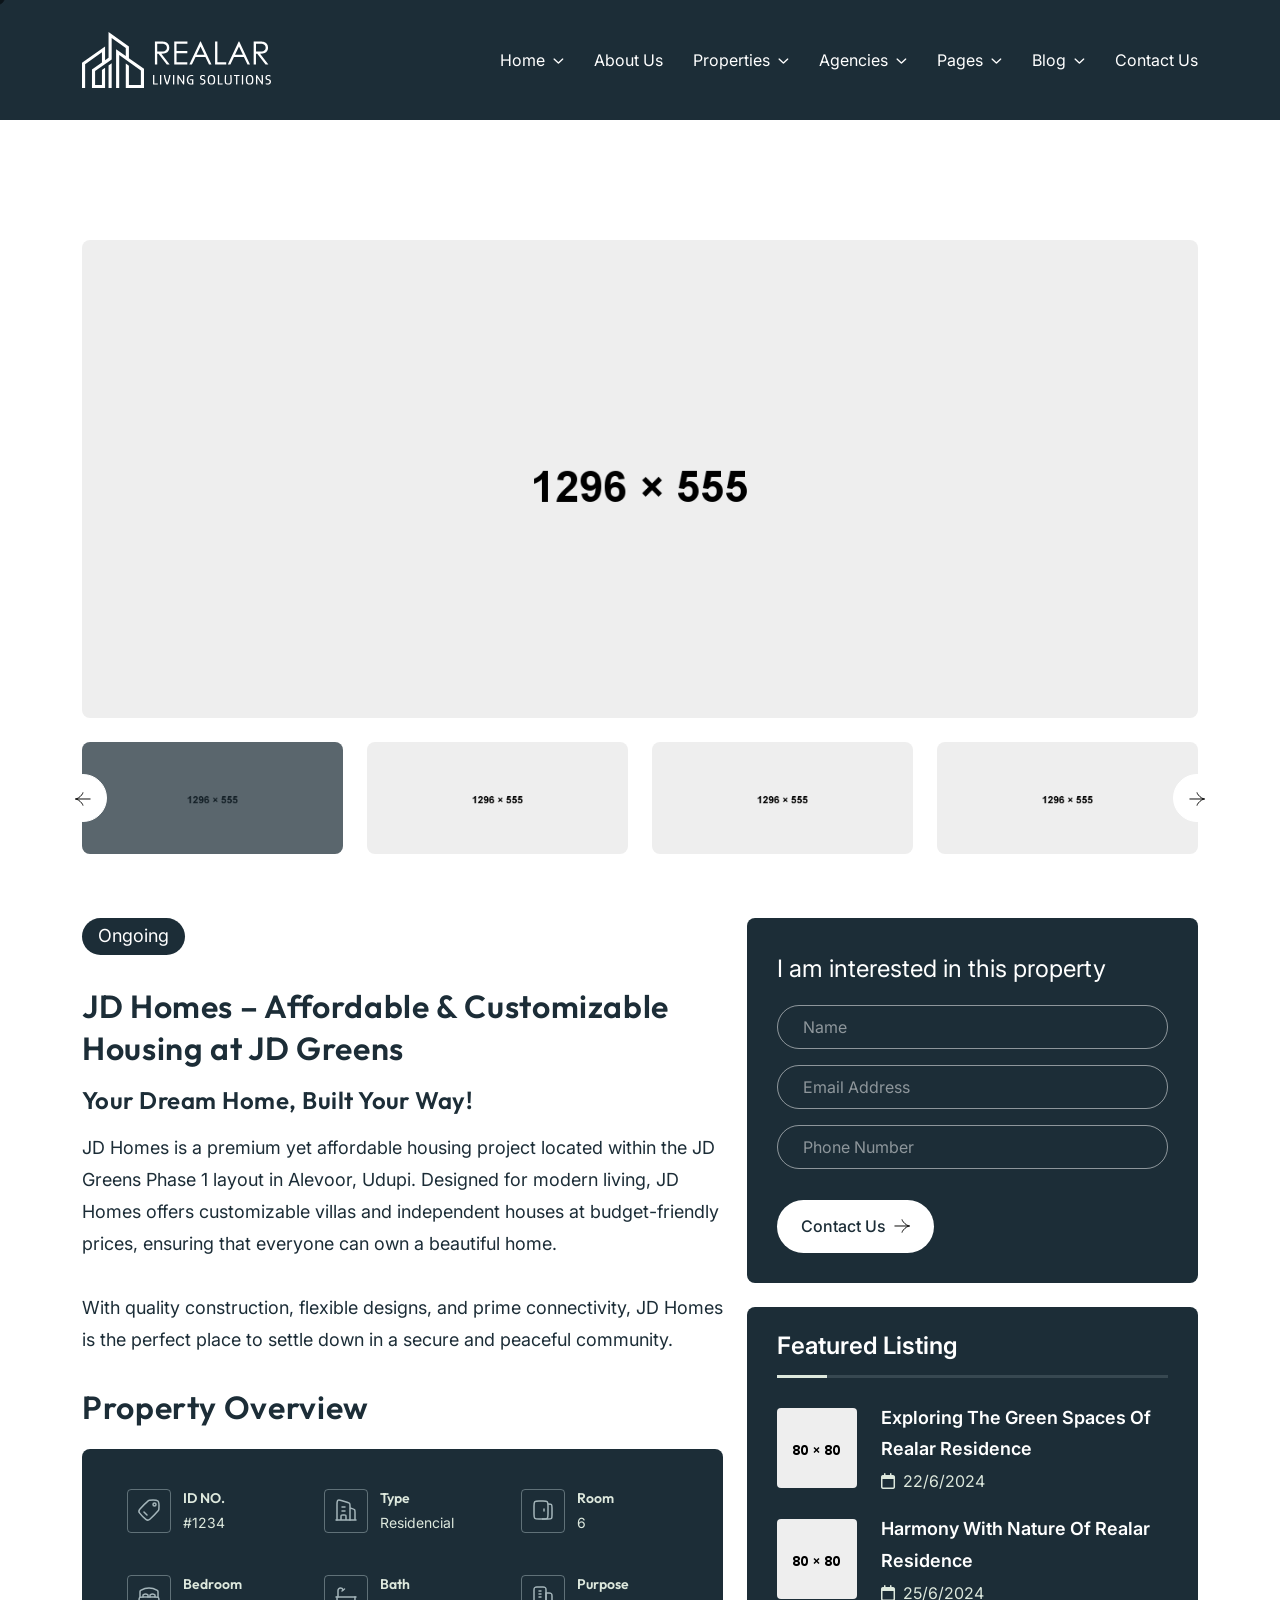
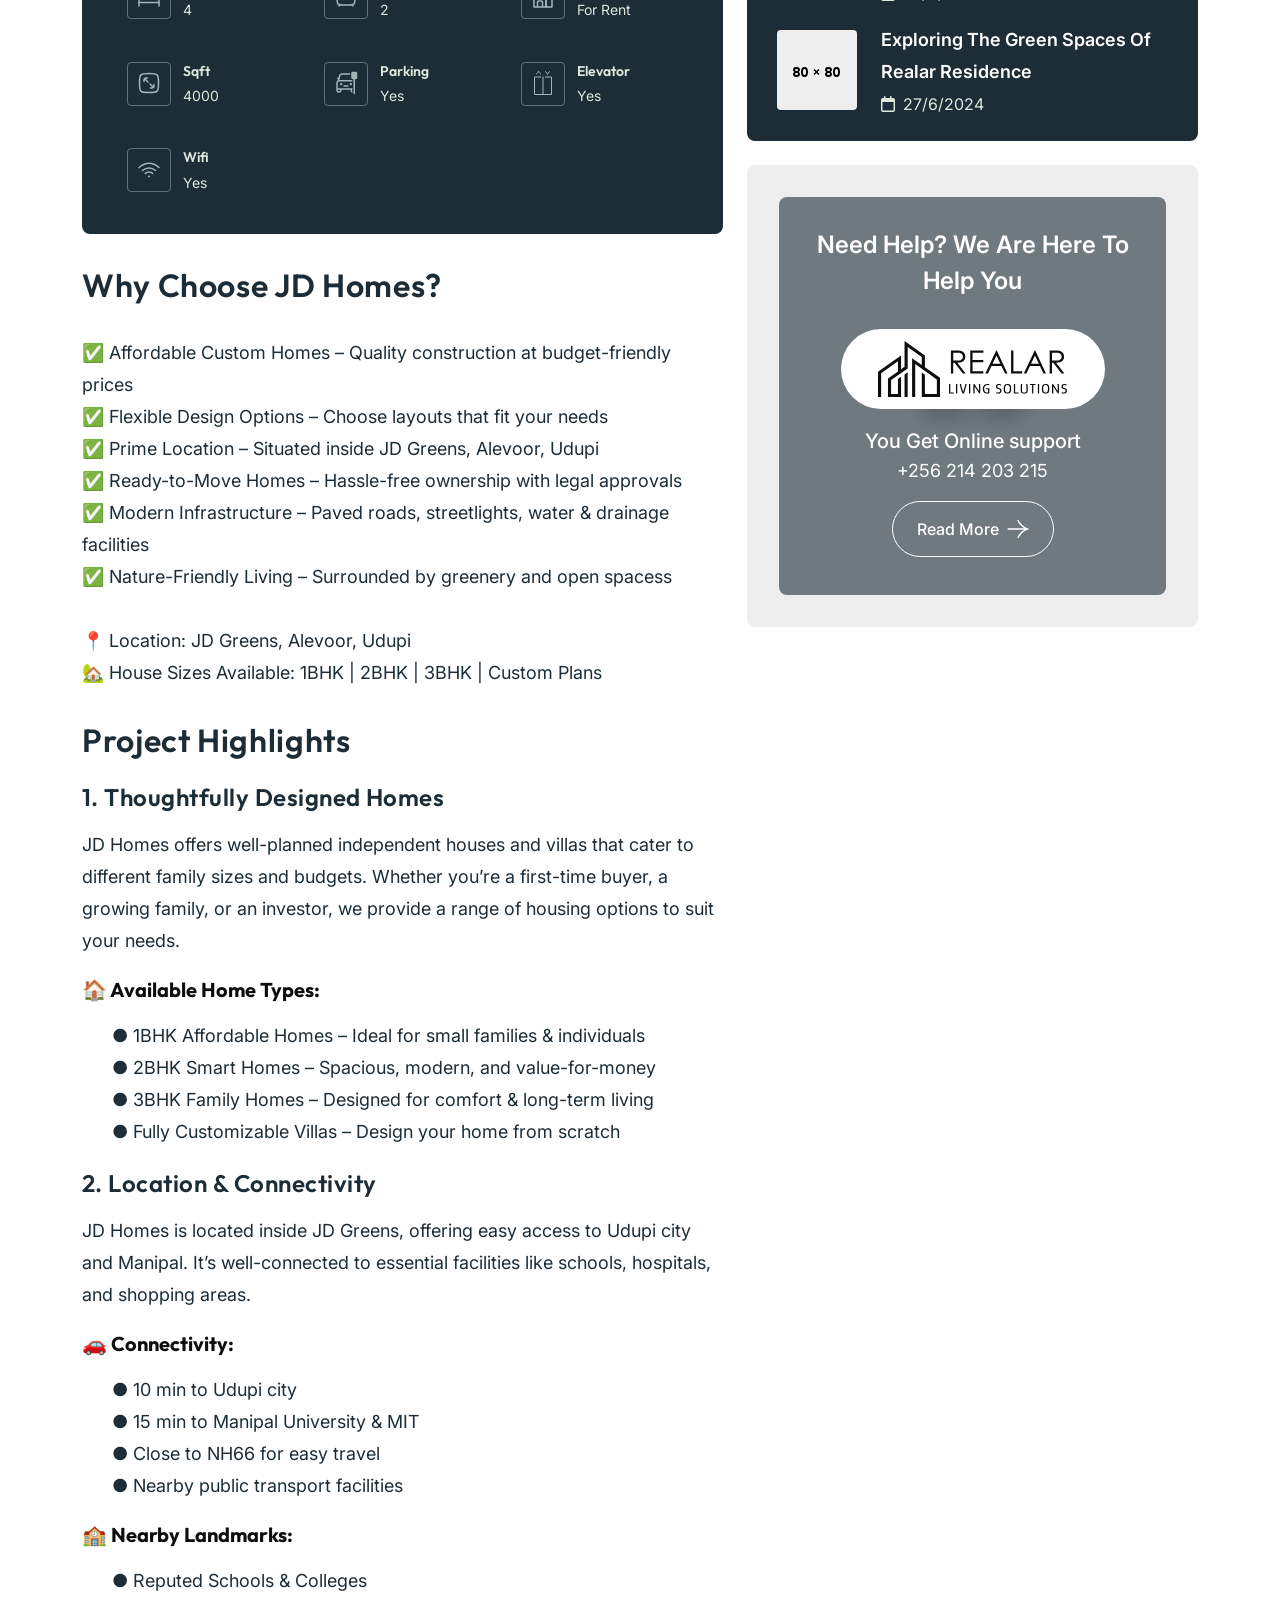
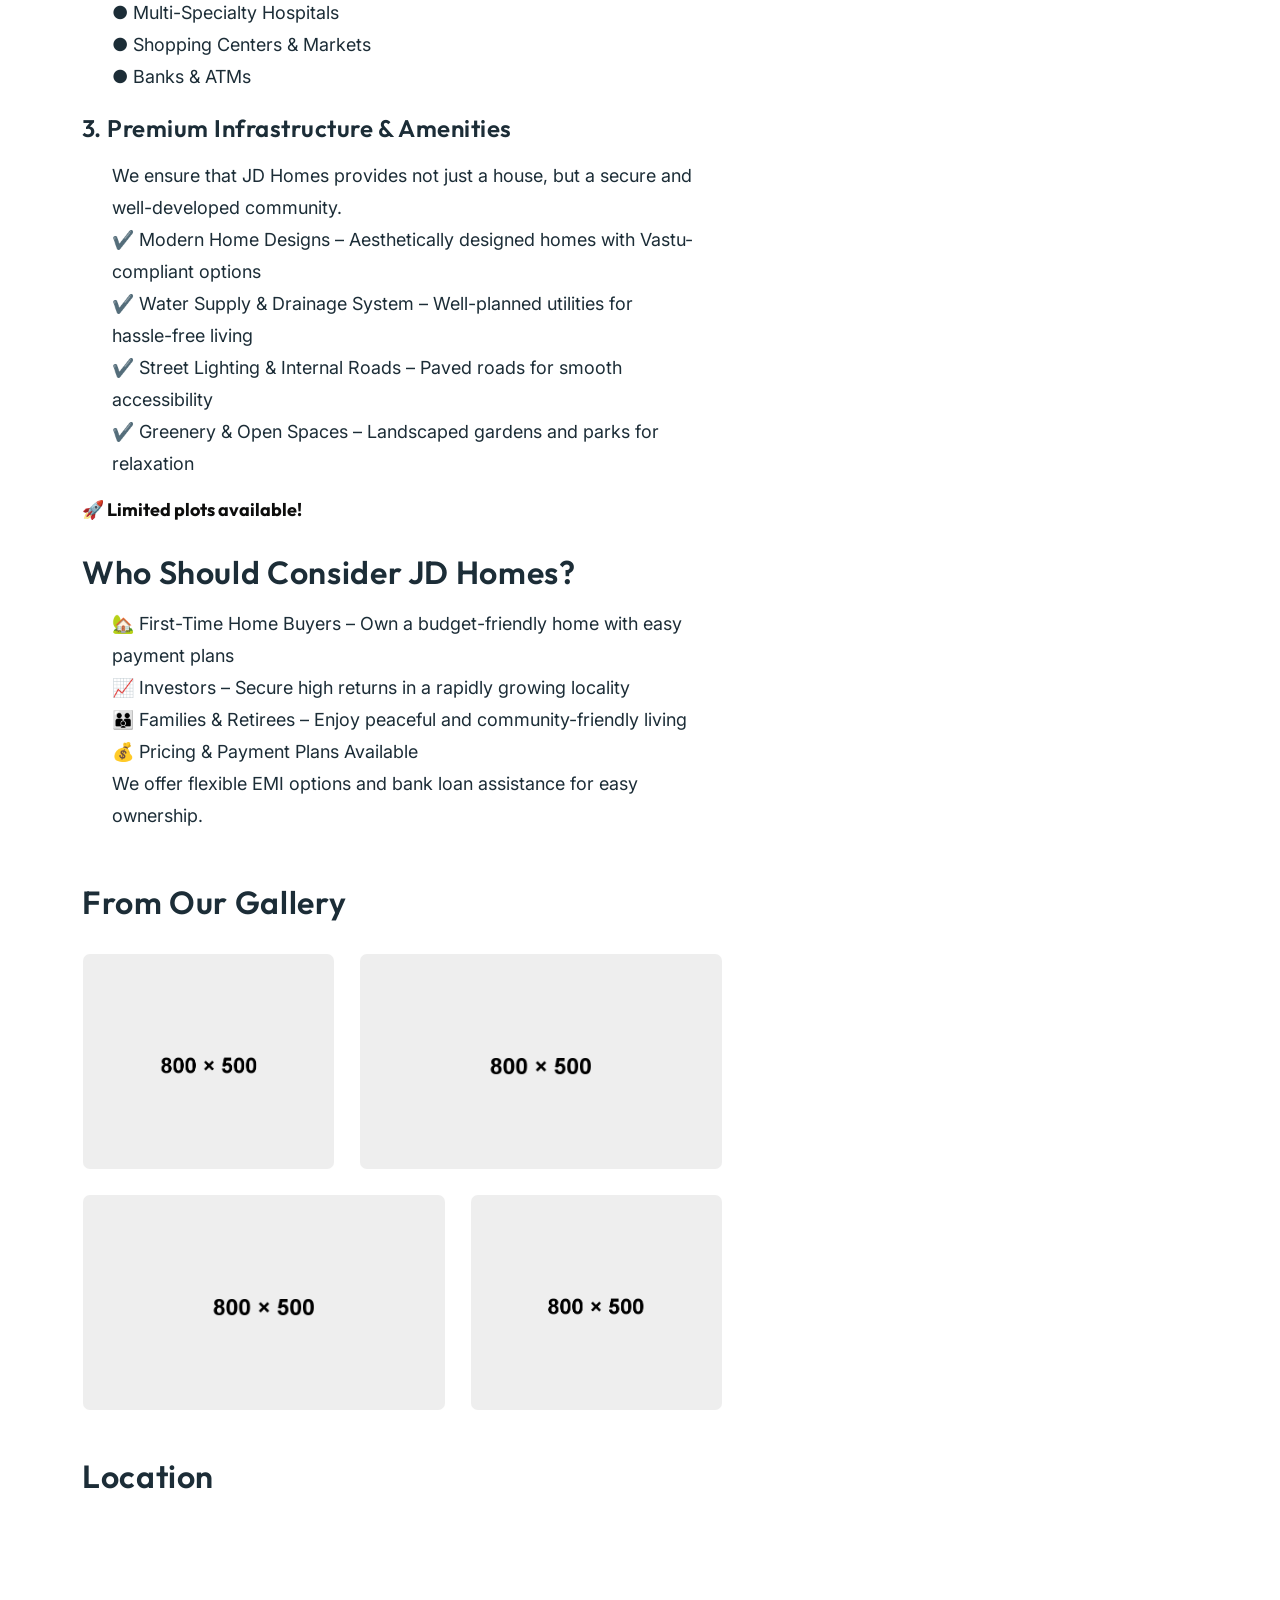
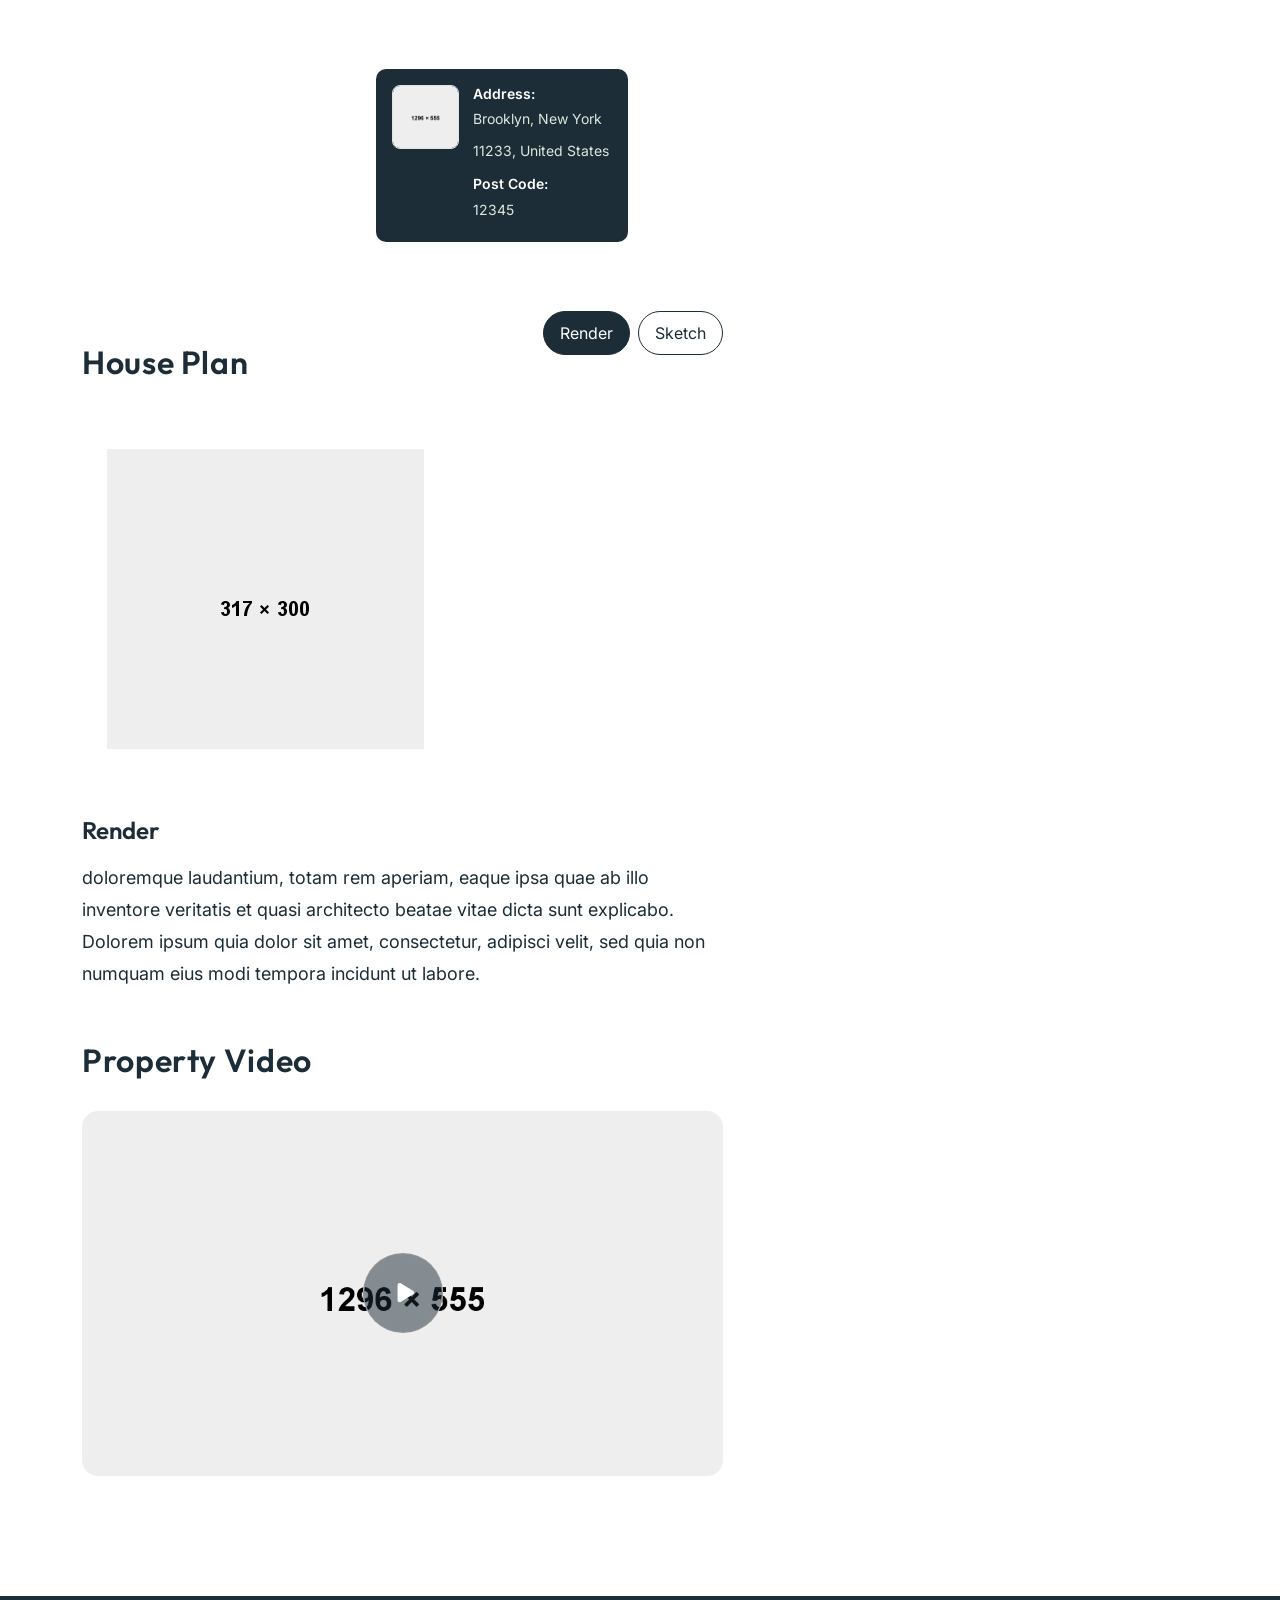
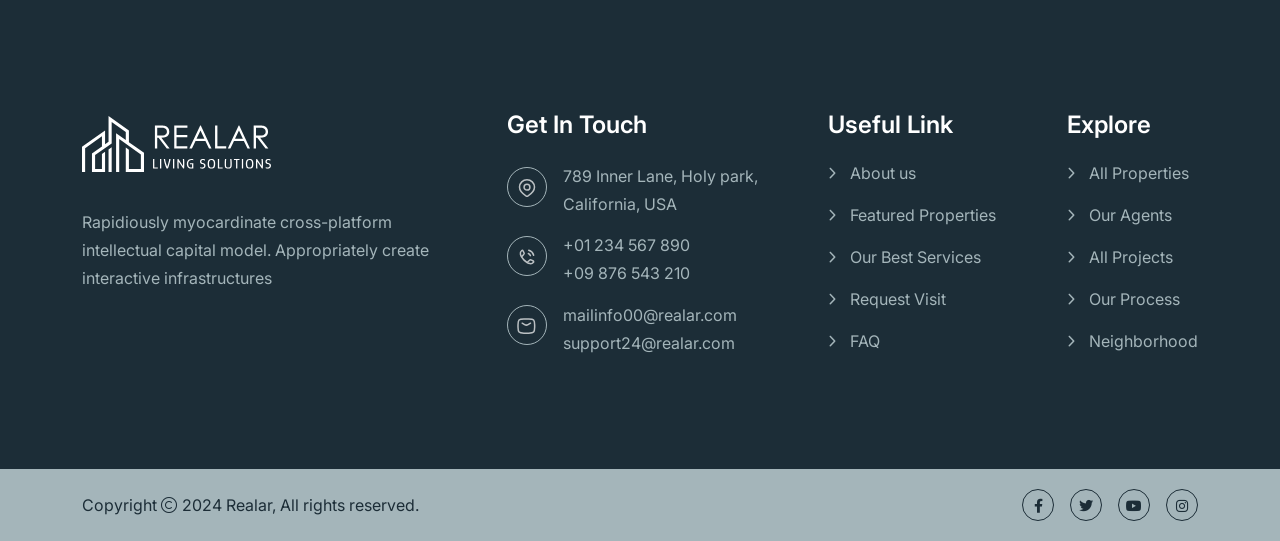
<file: property-details-jd-homes.html>
<!DOCTYPE html>
<html class="no-js" lang="zxx" dir="ltr">
  <head>
    <meta charset="utf-8" />
    <meta http-equiv="x-ua-compatible" content="ie=edge" />
    <title>Realar - Real Estate Apartment Complex HTML Template - Property Details</title>
    <meta name="author" content="Realar" />
    <meta name="description" content="Realar - Real Estate Apartment Complex HTML Template" />
    <meta name="keywords" content="Realar - Real Estate Apartment Complex HTML Template" />
    <meta name="robots" content="INDEX,FOLLOW" />

    <!-- Mobile Specific Metas -->
    <meta name="viewport" content="width=device-width, initial-scale=1, shrink-to-fit=no" />

    <!-- Favicons - Place favicon.ico in the root directory -->
    <link rel="apple-touch-icon" sizes="57x57" href="assets/img/favicons/apple-icon-57x57.png" />
    <link rel="apple-touch-icon" sizes="60x60" href="assets/img/favicons/apple-icon-60x60.png" />
    <link rel="apple-touch-icon" sizes="72x72" href="assets/img/favicons/apple-icon-72x72.png" />
    <link rel="apple-touch-icon" sizes="76x76" href="assets/img/favicons/apple-icon-76x76.png" />
    <link rel="apple-touch-icon" sizes="114x114" href="assets/img/favicons/apple-icon-114x114.png" />
    <link rel="apple-touch-icon" sizes="120x120" href="assets/img/favicons/apple-icon-120x120.png" />
    <link rel="apple-touch-icon" sizes="144x144" href="assets/img/favicons/apple-icon-144x144.png" />
    <link rel="apple-touch-icon" sizes="152x152" href="assets/img/favicons/apple-icon-152x152.png" />
    <link rel="apple-touch-icon" sizes="180x180" href="assets/img/favicons/apple-icon-180x180.png" />
    <link rel="icon" type="image/png" sizes="192x192" href="assets/img/favicons/android-icon-192x192.png" />
    <link rel="icon" type="image/png" sizes="32x32" href="assets/img/favicons/favicon-32x32.png" />
    <link rel="icon" type="image/png" sizes="96x96" href="assets/img/favicons/favicon-96x96.png" />
    <link rel="icon" type="image/png" sizes="16x16" href="assets/img/favicons/favicon-16x16.png" />
    <link rel="manifest" href="assets/img/favicons/manifest.json" />
    <meta name="msapplication-TileColor" content="#ffffff" />
    <meta name="msapplication-TileImage" content="assets/img/favicons/ms-icon-144x144.png" />
    <meta name="theme-color" content="#ffffff" />

    <!--==============================
	  Google Fonts
	============================== -->
    <link rel="preconnect" href="https://fonts.googleapis.com" />
    <link rel="preconnect" href="https://fonts.gstatic.com" crossorigin />
    <link href="https://fonts.googleapis.com/css2?family=Inter:wght@100..900&family=Outfit:wght@100..900&display=swap" rel="stylesheet" />

    <!--==============================
	    All CSS File
	============================== -->
    <!-- Bootstrap -->
    <link rel="stylesheet" href="assets/css/bootstrap.min.css" />
    <!-- Fontawesome Icon -->
    <link rel="stylesheet" href="assets/css/fontawesome.min.css" />
    <!-- Magnific Popup -->
    <link rel="stylesheet" href="assets/css/magnific-popup.min.css" />
    <!-- Swiper Js -->
    <link rel="stylesheet" href="assets/css/swiper-bundle.min.css" />

    <!-- Theme Custom CSS -->
    <link rel="stylesheet" href="assets/css/style.css" />
  </head>

  <body class="bg-light" style="background-color: white !important">
    <!--[if lte IE 9]>
      <p class="browserupgrade">
        You are using an <strong>outdated</strong> browser. Please <a href="https://browsehappy.com/">upgrade your browser</a> to improve your experience and
        security.
      </p>
    <![endif]-->

    <!--********************************
   		Code Start From Here 
	******************************** -->
    <div class="cursor-follower"></div>

    <!-- slider drag cursor -->
    <div class="slider-drag-cursor"><i class="fas fa-angle-left me-2"></i> DRAG <i class="fas fa-angle-right ms-2"></i></div>

    <!--==============================
     Preloader
  ==============================-->
    <div id="preloader" class="preloader">
      <button class="th-btn style2 preloaderCls">Cancel Preloader</button>
      <div id="loader" class="th-preloader">
        <div class="animation-preloader">
          <div class="txt-loading">
            <span preloader-text="R" class="characters">R</span>

            <span preloader-text="E" class="characters">E</span>

            <span preloader-text="A" class="characters">A</span>

            <span preloader-text="L" class="characters">L</span>

            <span preloader-text="A" class="characters">A</span>

            <span preloader-text="R" class="characters">R</span>
          </div>
        </div>
      </div>
    </div>
    <!--==============================
    Mobile Menu
  ============================== -->
    <div class="th-menu-wrapper onepage-nav">
      <div class="th-menu-area text-center">
        <button class="th-menu-toggle"><i class="fal fa-times"></i></button>
        <div class="mobile-logo">
          <a href="index.html">
            <img src="assets/img/logo-white.svg" alt="Realar" />
          </a>
        </div>
        <div class="th-mobile-menu">
          <ul>
            <li class="menu-item-has-children">
              <a href="index.html"> Home </a>
              <ul class="sub-menu">
                <li class="menu-item-has-children">
                  <a href="#">Multipage</a>
                  <ul class="sub-menu">
                    <li><a href="index.html">Luxury Duplex</a></li>
                    <li><a href="home-2.html">Real Estate Agency</a></li>
                    <li><a href="home-3.html">Commercial Real Estate</a></li>
                    <li><a href="home-4.html">Luxury Apartment</a></li>
                    <li><a href="home-5.html">Residencial Real Estate</a></li>
                    <li><a href="home-6.html">Urban Real Estate</a></li>
                    <li><a href="home-7.html">Industrial Demo</a></li>
                    <!-- <li><a href="home-8.html">Commercial Apartment</a></li> 
                    <li><a href="home-9.html">Vacation Rental</a></li> 
                    <li><a href="home-10.html">Residencial Apartment</a></li> 
                    <li><a href="home-11.html">Architectural Demo</a></li>  -->
                  </ul>
                </li>
                <li class="menu-item-has-children">
                  <a href="#">Onepage</a>
                  <ul class="sub-menu">
                    <li><a href="home-1-op.html">Luxury Duplex</a></li>
                    <li><a href="home-2-op.html">Real Estate Agency</a></li>
                    <li><a href="home-3-op.html">Commercial Real Estate</a></li>
                    <li><a href="home-4-op.html">Luxury Apartment</a></li>
                    <li><a href="home-5-op.html">Residencial Real Estate</a></li>
                    <li><a href="home-6-op.html">Urban Real Estate</a></li>
                    <li><a href="home-7-op.html">Industrial Demo</a></li>
                    <!-- <li><a href="home-8-op.html">Commercial Apartment</a></li> 
                    <li><a href="home-9-op.html">Vacation Rental</a></li> 
                    <li><a href="home-10-op.html">Residencial Apartment</a></li> 
                    <li><a href="home-11-op.html">Architectural Demo</a></li>  -->
                  </ul>
                </li>
                <li class="menu-item-has-children">
                  <a href="#">RTL</a>
                  <ul class="sub-menu">
                    <li><a href="home-1-rtl.html">Luxury Duplex</a></li>
                    <li><a href="home-2-rtl.html">Real Estate Agency</a></li>
                    <li><a href="home-3-rtl.html">Commercial Real Estate</a></li>
                    <li><a href="home-4-rtl.html">Luxury Apartment</a></li>
                    <li><a href="home-5-rtl.html">Residencial Real Estate</a></li>
                    <li><a href="home-6-rtl.html">Urban Real Estate</a></li>
                    <li><a href="home-7-rtl.html">Industrial Demo</a></li>
                    <!-- <li><a href="home-8-rtl.html">Commercial Apartment</a></li> 
                    <li><a href="home-9-rtl.html">Vacation Rental</a></li> 
                    <li><a href="home-10-rtl.html">Residencial Apartment</a></li> 
                    <li><a href="home-11-rtl.html">Architectural Demo</a></li>  -->
                  </ul>
                </li>
              </ul>
            </li>
            <li><a href="about.html"> About Us </a></li>
            <li class="menu-item-has-children">
              <a href="property.html"> Properties </a>
              <ul class="sub-menu">
                <li><a href="property.html"> Properties </a></li>
                <li><a href="property-details.html"> Property Details </a></li>
              </ul>
            </li>
            <li class="menu-item-has-children">
              <a href="agency.html"> Agencies </a>
              <ul class="sub-menu">
                <li><a href="agency.html"> Agencies </a></li>
                <li><a href="agency-details.html"> Agencies Details </a></li>
              </ul>
            </li>
            <li class="menu-item-has-children">
              <a href="#"> Pages </a>
              <ul class="sub-menu">
                <li><a href="team.html"> Agent Page </a></li>
                <li><a href="team-details.html"> Agent Details </a></li>
                <li><a href="pricing.html"> Pricing Page </a></li>
                <li class="menu-item-has-children">
                  <a href="shop.html"> Shop Page </a>
                  <ul class="sub-menu">
                    <li><a href="shop.html"> Shop Page </a></li>
                    <li><a href="shop-details.html"> Shop Details </a></li>
                    <li><a href="cart.html"> Cart Page </a></li>
                    <li><a href="checkout.html"> Checkout Page </a></li>
                    <li><a href="wishlist.html"> Wistlist Page </a></li>
                  </ul>
                </li>
                <li><a href="error.html"> Error Page </a></li>
              </ul>
            </li>
            <li class="menu-item-has-children">
              <a href="blog.html"> Blog </a>
              <ul class="sub-menu">
                <li><a href="blog.html"> Blog Page </a></li>
                <li><a href="blog-details.html"> Blog Details </a></li>
              </ul>
            </li>
            <li><a href="contact.html"> Contact Us </a></li>
          </ul>
        </div>
      </div>
    </div>
    <!--==============================
    Sidemenu
============================== -->
    <div class="sidemenu-wrapper sidemenu-info d-none d-lg-block">
      <div class="sidemenu-content">
        <button class="closeButton sideMenuCls"><i class="far fa-times"></i></button>
        <div class="widget">
          <div class="th-widget-about">
            <div class="about-logo">
              <a href="index.html"><img src="assets/img/logo.svg" alt="Realar" /></a>
            </div>
            <p class="about-text">Rapidiously myocardinate cross-platform intellectual capital model. Appropriately create interactive infrastructures</p>
          </div>
        </div>
        <div class="widget">
          <h3 class="widget_title">Get In Touch</h3>
          <div class="th-widget-contact">
            <div class="info-box_text">
              <div class="icon"><img src="assets/img/icon/location-dot.svg" alt="img" /></div>
              <div class="details">
                <p>789 Inner Lane, Holy park,</p>
                <p>California, USA</p>
              </div>
            </div>
            <div class="info-box_text">
              <div class="icon">
                <img src="assets/img/icon/phone.svg" alt="img" />
              </div>
              <div class="details">
                <p><a href="tel:+0123456789" class="info-box_link">+01 234 567 890</a></p>
                <p><a href="tel:+09876543210" class="info-box_link">+09 876 543 210</a></p>
              </div>
            </div>
            <div class="info-box_text">
              <div class="icon">
                <img src="assets/img/icon/envelope.svg" alt="img" />
              </div>
              <div class="details">
                <p><a href="mailto:mailinfo00@realar.com" class="info-box_link">mailinfo00@realar.com</a></p>
                <p><a href="mailto:support24@realar.com" class="info-box_link">support24@realar.com</a></p>
              </div>
            </div>
          </div>
        </div>
        <div class="widget newsletter-widget">
          <h3 class="widget_title">Subscribe Now</h3>
          <form class="newsletter-form">
            <div class="form-group">
              <input class="form-control" type="email" placeholder="Email Address" required="" />
              <button type="submit" class="th-btn"><i class="far fa-paper-plane text-theme"></i></button>
            </div>
          </form>
          <div class="th-social style2">
            <a href="https://www.facebook.com/"><i class="fab fa-facebook-f"></i></a>
            <a href="https://www.twitter.com/"><i class="fab fa-twitter"></i></a>
            <a href="https://www.linkedin.com/"><i class="fab fa-linkedin-in"></i></a>
            <a href="https://www.behance.com/"><i class="fab fa-behance"></i></a>
            <a href="https://www.vimeo.com/"><i class="fab fa-vimeo-v"></i></a>
          </div>
        </div>
      </div>
    </div>
    <!--==============================
	Header Area
==============================-->
    <header class="th-header header-default">
      <div class="sticky-wrapper">
        <!-- Main Menu Area -->
        <div class="menu-area">
          <div class="container">
            <div class="row align-items-center justify-content-between">
              <div class="col-auto">
                <div class="header-logo">
                  <a href="index.html">
                    <img src="assets/img/logo-white2.svg" alt="Realar" />
                  </a>
                </div>
              </div>
              <div class="col-auto">
                <nav class="main-menu d-none d-lg-inline-block">
                  <ul>
                    <li class="menu-item-has-children">
                      <a href="index.html"> Home </a>
                      <ul class="mega-menu mega-menu-content">
                        <li>
                          <div class="container">
                            <div class="row gy-4">
                              <div class="col-lg-3">
                                <div class="mega-menu-box">
                                  <div class="mega-menu-img">
                                    <img src="assets/img/pages/index.jpg" alt="Home One" />
                                    <div class="btn-wrap">
                                      <a href="index.html" class="th-btn style-border">Multipage</a>
                                      <a href="home-1-op.html" class="th-btn style-border">Onepage</a>
                                      <a href="home-1-rtl.html" class="th-btn style-border">RTL Demo</a>
                                    </div>
                                  </div>
                                  <h3 class="mega-menu-title"><a href="index.html">Luxury Duplex</a></h3>
                                </div>
                              </div>
                              <div class="col-lg-3">
                                <div class="mega-menu-box">
                                  <div class="mega-menu-img">
                                    <img src="assets/img/pages/home-2.jpg" alt="Home Two" />
                                    <div class="btn-wrap">
                                      <a href="home-2.html" class="th-btn style-border">Multipage</a>
                                      <a href="home-2-op.html" class="th-btn style-border">Onepage</a>
                                      <a href="home-2-rtl.html" class="th-btn style-border">RTL Demo</a>
                                    </div>
                                  </div>
                                  <h3 class="mega-menu-title"><a href="home-2.html">Real Estate Agency</a></h3>
                                </div>
                              </div>
                              <div class="col-lg-3">
                                <div class="mega-menu-box">
                                  <div class="mega-menu-img">
                                    <img src="assets/img/pages/home-3.jpg" alt="Home Three" />
                                    <div class="btn-wrap">
                                      <a href="home-3.html" class="th-btn style-border">Multipage</a>
                                      <a href="home-3-op.html" class="th-btn style-border">Onepage</a>
                                      <a href="home-3-rtl.html" class="th-btn style-border">RTL Demo</a>
                                    </div>
                                  </div>
                                  <h3 class="mega-menu-title"><a href="home-3.html">Commercial Real Estate</a></h3>
                                </div>
                              </div>
                              <div class="col-lg-3">
                                <div class="mega-menu-box">
                                  <div class="mega-menu-img">
                                    <img src="assets/img/pages/home-4.jpg" alt="Home Four" />
                                    <div class="btn-wrap">
                                      <a href="home-4.html" class="th-btn style-border">Multipage</a>
                                      <a href="home-4-op.html" class="th-btn style-border">Onepage</a>
                                      <a href="home-4-rtl.html" class="th-btn style-border">RTL Demo</a>
                                    </div>
                                  </div>
                                  <h3 class="mega-menu-title"><a href="home-4.html">Luxury Apartment</a></h3>
                                </div>
                              </div>
                              <div class="col-lg-3">
                                <div class="mega-menu-box">
                                  <div class="mega-menu-img">
                                    <img src="assets/img/pages/home-5.jpg" alt="Home Five" />
                                    <div class="btn-wrap">
                                      <a href="home-5.html" class="th-btn style-border">Multipage</a>
                                      <a href="home-5-op.html" class="th-btn style-border">Onepage</a>
                                      <a href="home-5-rtl.html" class="th-btn style-border">RTL Demo</a>
                                    </div>
                                  </div>
                                  <h3 class="mega-menu-title"><a href="home-5.html">Residencial Real Estate</a></h3>
                                </div>
                              </div>
                              <div class="col-lg-3">
                                <div class="mega-menu-box">
                                  <div class="mega-menu-img">
                                    <img src="assets/img/pages/home-6.jpg" alt="Home Six" />
                                    <div class="btn-wrap">
                                      <a href="home-6.html" class="th-btn style-border">Multipage</a>
                                      <a href="home-6-op.html" class="th-btn style-border">Onepage</a>
                                      <a href="home-6-rtl.html" class="th-btn style-border">RTL Demo</a>
                                    </div>
                                  </div>
                                  <h3 class="mega-menu-title"><a href="home-6.html">Urban Real Estate</a></h3>
                                </div>
                              </div>
                              <div class="col-lg-3">
                                <div class="mega-menu-box">
                                  <div class="mega-menu-img">
                                    <img src="assets/img/pages/home-7.jpg" alt="Home Seven" />
                                    <div class="btn-wrap">
                                      <a href="home-7.html" class="th-btn style-border">Multipage</a>
                                      <a href="home-7-op.html" class="th-btn style-border">Onepage</a>
                                      <a href="home-7-rtl.html" class="th-btn style-border">RTL Demo</a>
                                    </div>
                                  </div>
                                  <h3 class="mega-menu-title"><a href="home-7.html">Industrial Demo</a></h3>
                                </div>
                              </div>
                              <!-- <div class="col-lg-3">
                    <div class="mega-menu-box">
                        <div class="mega-menu-img">
                            <img src="assets/img/pages/home-8.jpg" alt="Home Eight">
                            <div class="btn-wrap">
                                <a href="home-8.html" class="th-btn style-border">Multipage</a>
                                <a href="home-8-op.html" class="th-btn style-border">Onepage</a>
                                <a href="home-8-rtl.html" class="th-btn style-border">RTL Demo</a>
                            </div>
                        </div>
                        <h3 class="mega-menu-title"><a href="home-8.html">Commercial Apartment</a></h3>                        
                    </div>
                </div>
                <div class="col-lg-3">
                    <div class="mega-menu-box">
                        <div class="mega-menu-img">
                            <img src="assets/img/pages/home-9.jpg" alt="Home Nine">
                            <div class="btn-wrap">
                                <a href="home-9.html" class="th-btn style-border">Multipage</a>
                                <a href="home-9-op.html" class="th-btn style-border">Onepage</a>
                                <a href="home-9-rtl.html" class="th-btn style-border">RTL Demo</a>
                            </div>
                        </div>
                        <h3 class="mega-menu-title"><a href="home-9.html">Vacation Rental</a></h3>                        
                    </div>
                </div>
                <div class="col-lg-3">
                    <div class="mega-menu-box">
                        <div class="mega-menu-img">
                            <img src="assets/img/pages/home-10.jpg" alt="Home Ten">
                            <div class="btn-wrap">
                                <a href="home-10.html" class="th-btn style-border">Multipage</a>
                                <a href="home-10-op.html" class="th-btn style-border">Onepage</a>
                                <a href="home-10-rtl.html" class="th-btn style-border">RTL Demo</a>
                            </div>
                        </div>
                        <h3 class="mega-menu-title"><a href="home-10.html">Residencial Apartment</a></h3>                        
                    </div>
                </div>
                <div class="col-lg-3">
                    <div class="mega-menu-box">
                        <div class="mega-menu-img">
                            <img src="assets/img/pages/home-11.jpg" alt="Home Eleven">
                            <div class="btn-wrap">
                                <a href="home-11.html" class="th-btn style-border">Multipage</a>
                                <a href="home-11-op.html" class="th-btn style-border">Onepage</a>
                                <a href="home-11-rtl.html" class="th-btn style-border">RTL Demo</a>
                            </div>
                        </div>
                        <h3 class="mega-menu-title"><a href="home-11.html">Architectural Demo</a></h3>                        
                    </div>
                </div> -->
                            </div>
                          </div>
                        </li>
                      </ul>
                    </li>
                    <li><a href="about.html"> About Us </a></li>
                    <li class="menu-item-has-children">
                      <a href="property.html"> Properties </a>
                      <ul class="sub-menu">
                        <li><a href="property.html"> Properties </a></li>
                        <li><a href="property-details.html"> Property Details </a></li>
                      </ul>
                    </li>
                    <li class="menu-item-has-children">
                      <a href="agency.html"> Agencies </a>
                      <ul class="sub-menu">
                        <li><a href="agency.html"> Agencies </a></li>
                        <li><a href="agency-details.html"> Agencies Details </a></li>
                      </ul>
                    </li>
                    <li class="menu-item-has-children">
                      <a href="#"> Pages </a>
                      <ul class="sub-menu">
                        <li><a href="team.html"> Agent Page </a></li>
                        <li><a href="team-details.html"> Agent Details </a></li>
                        <li><a href="pricing.html"> Pricing Page </a></li>
                        <li class="menu-item-has-children">
                          <a href="shop.html"> Shop Page </a>
                          <ul class="sub-menu">
                            <li><a href="shop.html"> Shop Page </a></li>
                            <li><a href="shop-details.html"> Shop Details </a></li>
                            <li><a href="cart.html"> Cart Page </a></li>
                            <li><a href="checkout.html"> Checkout Page </a></li>
                            <li><a href="wishlist.html"> Wistlist Page </a></li>
                          </ul>
                        </li>
                        <li><a href="error.html"> Error Page </a></li>
                      </ul>
                    </li>
                    <li class="menu-item-has-children">
                      <a href="blog.html"> Blog </a>
                      <ul class="sub-menu">
                        <li><a href="blog.html"> Blog Page </a></li>
                        <li><a href="blog-details.html"> Blog Details </a></li>
                      </ul>
                    </li>
                    <li><a href="contact.html"> Contact Us </a></li>
                  </ul>
                </nav>
                <div class="header-button d-flex d-lg-none">
                  <button type="button" class="th-menu-toggle sidebar-btn">
                    <span class="line"></span>
                    <span class="line"></span>
                    <span class="line"></span>
                  </button>
                </div>
              </div>
              <div class="col-auto d-none d-xxl-block">
                <div class="header-button">
                  <a href="contact.html" class="th-btn style-border th-btn-icon">Request A Visit</a>
                  <button type="button" class="simple-icon sideMenuInfo sidebar-btn style2">
                    <span class="line"></span>
                    <span class="line"></span>
                    <span class="line"></span>
                  </button>
                </div>
              </div>
            </div>
          </div>
        </div>
      </div>
    </header>

    <!--==============================
Property Page Area
==============================-->
    <section class="space-top space-extra-bottom">
      <div class="container">
        <div class="slider-area property-slider1">
          <div
            class="swiper th-slider mb-4"
            id="propertySlider"
            data-slider-options='{"effect":"fade","loop":true,"thumbs":{"swiper":".property-thumb-slider"},"autoplayDisableOnInteraction":"true"}'
          >
            <div class="swiper-wrapper">
              <div class="swiper-slide">
                <div class="property-slider-img">
                  <img src="assets/img/property/property_inner_1.jpg" alt="img" />
                </div>
              </div>
              <div class="swiper-slide">
                <div class="property-slider-img">
                  <img src="assets/img/property/property_inner_2.jpg" alt="img" />
                </div>
              </div>
              <div class="swiper-slide">
                <div class="property-slider-img">
                  <img src="assets/img/property/property_inner_3.jpg" alt="img" />
                </div>
              </div>
              <div class="swiper-slide">
                <div class="property-slider-img">
                  <img src="assets/img/property/property_inner_4.jpg" alt="img" />
                </div>
              </div>
              <div class="swiper-slide">
                <div class="property-slider-img">
                  <img src="assets/img/property/property_inner_5.jpg" alt="img" />
                </div>
              </div>
              <div class="swiper-slide">
                <div class="property-slider-img">
                  <img src="assets/img/property/property_inner_1.jpg" alt="img" />
                </div>
              </div>
              <div class="swiper-slide">
                <div class="property-slider-img">
                  <img src="assets/img/property/property_inner_2.jpg" alt="img" />
                </div>
              </div>
              <div class="swiper-slide">
                <div class="property-slider-img">
                  <img src="assets/img/property/property_inner_3.jpg" alt="img" />
                </div>
              </div>
              <div class="swiper-slide">
                <div class="property-slider-img">
                  <img src="assets/img/property/property_inner_4.jpg" alt="img" />
                </div>
              </div>
              <div class="swiper-slide">
                <div class="property-slider-img">
                  <img src="assets/img/property/property_inner_5.jpg" alt="img" />
                </div>
              </div>
            </div>
          </div>
          <div
            class="swiper th-slider property-thumb-slider"
            data-slider-options='{"effect":"slide","loop":true,"breakpoints":{"0":{"slidesPerView":2},"576":{"slidesPerView":"2"},"768":{"slidesPerView":"3"},"992":{"slidesPerView":"3"},"1200":{"slidesPerView":"4"}},"autoplayDisableOnInteraction":"true"}'
          >
            <div class="swiper-wrapper">
              <div class="swiper-slide">
                <div class="property-slider-img">
                  <img src="assets/img/property/property_inner_1.jpg" alt="Image" />
                </div>
              </div>
              <div class="swiper-slide">
                <div class="property-slider-img">
                  <img src="assets/img/property/property_inner_2.jpg" alt="Image" />
                </div>
              </div>
              <div class="swiper-slide">
                <div class="property-slider-img">
                  <img src="assets/img/property/property_inner_3.jpg" alt="Image" />
                </div>
              </div>
              <div class="swiper-slide">
                <div class="property-slider-img">
                  <img src="assets/img/property/property_inner_4.jpg" alt="Image" />
                </div>
              </div>
              <div class="swiper-slide">
                <div class="property-slider-img">
                  <img src="assets/img/property/property_inner_5.jpg" alt="Image" />
                </div>
              </div>
              <div class="swiper-slide">
                <div class="property-slider-img">
                  <img src="assets/img/property/property_inner_1.jpg" alt="Image" />
                </div>
              </div>
              <div class="swiper-slide">
                <div class="property-slider-img">
                  <img src="assets/img/property/property_inner_2.jpg" alt="Image" />
                </div>
              </div>
              <div class="swiper-slide">
                <div class="property-slider-img">
                  <img src="assets/img/property/property_inner_3.jpg" alt="Image" />
                </div>
              </div>
              <div class="swiper-slide">
                <div class="property-slider-img">
                  <img src="assets/img/property/property_inner_4.jpg" alt="Image" />
                </div>
              </div>
              <div class="swiper-slide">
                <div class="property-slider-img">
                  <img src="assets/img/property/property_inner_5.jpg" alt="Image" />
                </div>
              </div>
            </div>
          </div>

          <button data-slider-prev="#propertySlider" class="slider-arrow style3 slider-prev"><img src="assets/img/icon/arrow-left.svg" alt="icon" /></button>
          <button data-slider-next="#propertySlider" class="slider-arrow style3 slider-next"><img src="assets/img/icon/arrow-right.svg" alt="icon" /></button>
        </div>
        <div class="row gx-30">
          <div class="col-xxl-8 col-lg-7">
            <div class="property-page-single">
              <div class="page-content">
                <div class="property-meta mb-30">
                  <a class="property-tag" href="blog.html">Ongoing</a>
                </div>
                <h2 class="page-title">JD Homes – Affordable & Customizable Housing at JD Greens</h2>
                <h4 class="page-title" style="font-size: 1.5rem">Your Dream Home, Built Your Way!</h4>
                <p class="mb-30">
                  JD Homes is a premium yet affordable housing project located within the JD Greens Phase 1 layout in Alevoor, Udupi. Designed for modern
                  living, JD Homes offers customizable villas and independent houses at budget-friendly prices, ensuring that everyone can own a beautiful
                  home.<br /><br />
                  With quality construction, flexible designs, and prime connectivity, JD Homes is the perfect place to settle down in a secure and peaceful
                  community.
                </p>
                <h2 class="page-title mb-20">Property Overview</h2>
                <ul class="property-grid-list">
                  <li>
                    <div class="property-grid-list-icon">
                      <img src="assets/img/icon/property-single-icon1-1.svg" alt="img" />
                    </div>
                    <div class="property-grid-list-details">
                      <h4 class="property-grid-list-title">ID NO.</h4>
                      <p class="property-grid-list-text">#1234</p>
                    </div>
                  </li>
                  <li>
                    <div class="property-grid-list-icon">
                      <img src="assets/img/icon/property-single-icon1-2.svg" alt="img" />
                    </div>
                    <div class="property-grid-list-details">
                      <h4 class="property-grid-list-title">Type</h4>
                      <p class="property-grid-list-text">Residencial</p>
                    </div>
                  </li>
                  <li>
                    <div class="property-grid-list-icon">
                      <img src="assets/img/icon/property-single-icon1-3.svg" alt="img" />
                    </div>
                    <div class="property-grid-list-details">
                      <h4 class="property-grid-list-title">Room</h4>
                      <p class="property-grid-list-text">6</p>
                    </div>
                  </li>
                  <li>
                    <div class="property-grid-list-icon">
                      <img src="assets/img/icon/property-single-icon1-4.svg" alt="img" />
                    </div>
                    <div class="property-grid-list-details">
                      <h4 class="property-grid-list-title">Bedroom</h4>
                      <p class="property-grid-list-text">4</p>
                    </div>
                  </li>
                  <li>
                    <div class="property-grid-list-icon">
                      <img src="assets/img/icon/property-single-icon1-5.svg" alt="img" />
                    </div>
                    <div class="property-grid-list-details">
                      <h4 class="property-grid-list-title">Bath</h4>
                      <p class="property-grid-list-text">2</p>
                    </div>
                  </li>
                  <li>
                    <div class="property-grid-list-icon">
                      <img src="assets/img/icon/property-single-icon1-6.svg" alt="img" />
                    </div>
                    <div class="property-grid-list-details">
                      <h4 class="property-grid-list-title">Purpose</h4>
                      <p class="property-grid-list-text">For Rent</p>
                    </div>
                  </li>
                  <li>
                    <div class="property-grid-list-icon">
                      <img src="assets/img/icon/property-single-icon1-7.svg" alt="img" />
                    </div>
                    <div class="property-grid-list-details">
                      <h4 class="property-grid-list-title">Sqft</h4>
                      <p class="property-grid-list-text">4000</p>
                    </div>
                  </li>
                  <li>
                    <div class="property-grid-list-icon">
                      <img src="assets/img/icon/property-single-icon1-8.svg" alt="img" />
                    </div>
                    <div class="property-grid-list-details">
                      <h4 class="property-grid-list-title">Parking</h4>
                      <p class="property-grid-list-text">Yes</p>
                    </div>
                  </li>
                  <li>
                    <div class="property-grid-list-icon">
                      <img src="assets/img/icon/property-single-icon1-9.svg" alt="img" />
                    </div>
                    <div class="property-grid-list-details">
                      <h4 class="property-grid-list-title">Elevator</h4>
                      <p class="property-grid-list-text">Yes</p>
                    </div>
                  </li>
                  <li>
                    <div class="property-grid-list-icon">
                      <img src="assets/img/icon/property-single-icon1-10.svg" alt="img" />
                    </div>
                    <div class="property-grid-list-details">
                      <h4 class="property-grid-list-title">Wifi</h4>
                      <p class="property-grid-list-text">Yes</p>
                    </div>
                  </li>
                </ul>

                <div class="my-30">
                  <h2 class="page-title">Why Choose JD Homes?</h2>

                  <p class="my-30">
                    ✅ Affordable Custom Homes – Quality construction at budget-friendly prices<br />
                    ✅ Flexible Design Options – Choose layouts that fit your needs<br />
                    ✅ Prime Location – Situated inside JD Greens, Alevoor, Udupi<br />
                    ✅ Ready-to-Move Homes – Hassle-free ownership with legal approvals<br />
                    ✅ Modern Infrastructure – Paved roads, streetlights, water & drainage facilities<br />
                    ✅ Nature-Friendly Living – Surrounded by greenery and open spacess <br />
                    <br />
                    📍 Location: JD Greens, Alevoor, Udupi <br />
                    🏡 House Sizes Available: 1BHK | 2BHK | 3BHK | Custom Plans
                  </p>
                </div>
                <div class="my-30 project-highlight-container">
                  <h2 class="page-title">Project Highlights</h2>
                  <div class="highlight-point my-20">
                    <h4 class="page-title" style="font-size: 1.5rem">1. Thoughtfully Designed Homes</h4>
                    <p>
                      JD Homes offers well-planned independent houses and villas that cater to different family sizes and budgets. Whether you’re a first-time
                      buyer, a growing family, or an investor, we provide a range of housing options to suit your needs.
                    </p>
                    <h6>🏠 Available Home Types:</h6>
                    <p class="mx-30">
                      ● 1BHK Affordable Homes – Ideal for small families & individuals<br />
                      ● 2BHK Smart Homes – Spacious, modern, and value-for-money<br />
                      ● 3BHK Family Homes – Designed for comfort & long-term living<br />
                      ● Fully Customizable Villas – Design your home from scratch
                    </p>
                  </div>
                  <div class="highlight-point my-20">
                    <h4 class="page-title" style="font-size: 1.5rem">2. Location & Connectivity</h4>
                    <p>
                      JD Homes is located inside JD Greens, offering easy access to Udupi city and Manipal. It’s well-connected to essential facilities like
                      schools, hospitals, and shopping areas.
                    </p>
                    <h6>🚗 Connectivity:</h6>
                    <p class="mx-30">
                      ● 10 min to Udupi city<br />
                      ● 15 min to Manipal University & MIT<br />
                      ● Close to NH66 for easy travel<br />
                      ● Nearby public transport facilities<br />
                    </p>
                    <h6>🏫 Nearby Landmarks:</h6>
                    <p class="mx-30">
                      ● Reputed Schools & Colleges<br />
                      ● Multi-Specialty Hospitals<br />
                      ● Shopping Centers & Markets<br />
                      ● Banks & ATMs
                    </p>
                  </div>
                  <div class="highlight-point my-20">
                    <h4 class="page-title" style="font-size: 1.5rem">3. Premium Infrastructure & Amenities</h4>

                    <p class="mx-30">
                      We ensure that JD Homes provides not just a house, but a secure and well-developed community.<br />
                      ✔️ Modern Home Designs – Aesthetically designed homes with Vastu-compliant options<br />
                      ✔️ Water Supply & Drainage System – Well-planned utilities for hassle-free living<br />
                      ✔️ Street Lighting & Internal Roads – Paved roads for smooth accessibility<br />
                      ✔️ Greenery & Open Spaces – Landscaped gardens and parks for relaxation<br />
                    </p>
                    <h3 class="my-10" style="font-size: large">🚀 Limited plots available!</h3>
                  </div>

                  <div class="highlight-point my-30">
                    <h4 class="page-title" style="font-size: 2rem">Who Should Consider JD Homes?</h4>
                    <p class="mx-30">
                      🏡 First-Time Home Buyers – Own a budget-friendly home with easy payment plans<br />
                      📈 Investors – Secure high returns in a rapidly growing locality<br />
                      👪 Families & Retirees – Enjoy peaceful and community-friendly living<br />
                      💰 Pricing & Payment Plans Available<br />
                      We offer flexible EMI options and bank loan assistance for easy ownership.
                    </p>
                  </div>
                </div>
                <h3 class="page-title mt-50 mb-30">From Our Gallery</h3>
                <div class="row gy-4">
                  <div class="col-xl-5">
                    <div class="property-gallery-card">
                      <div class="property-gallery-card-img">
                        <img class="w-100" src="assets/img/property/property_inner_6.jpg" alt="img" />
                      </div>
                      <a class="icon-btn popup-image" href="assets/img/property/property_inner_6.jpg"><i class="fal fa-magnifying-glass-plus"></i></a>
                    </div>
                  </div>
                  <div class="col-xl-7">
                    <div class="property-gallery-card">
                      <div class="property-gallery-card-img">
                        <img class="w-100" src="assets/img/property/property_inner_7.jpg" alt="img" />
                      </div>
                      <a class="icon-btn popup-image" href="assets/img/property/property_inner_7.jpg"><i class="fal fa-magnifying-glass-plus"></i></a>
                    </div>
                  </div>
                  <div class="col-xl-7">
                    <div class="property-gallery-card">
                      <div class="property-gallery-card-img">
                        <img class="w-100" src="assets/img/property/property_inner_8.jpg" alt="img" />
                      </div>
                      <a class="icon-btn popup-image" href="assets/img/property/property_inner_8.jpg"><i class="fal fa-magnifying-glass-plus"></i></a>
                    </div>
                  </div>
                  <div class="col-xl-5">
                    <div class="property-gallery-card">
                      <div class="property-gallery-card-img">
                        <img class="w-100" src="assets/img/property/property_inner_9.jpg" alt="img" />
                      </div>
                      <a class="icon-btn popup-image" href="assets/img/property/property_inner_9.jpg"><i class="fal fa-magnifying-glass-plus"></i></a>
                    </div>
                  </div>
                </div>
                <!-- <h3 class="page-title mt-50 mb-25">Features & amenities</h3>
                <div class="row gy-3">
                  <div class="col-xxl-3 col-sm-6">
                    <div class="checklist">
                      <ul>
                        <li><i class="far fa-square-check"></i>Airconditioning</li>
                        <li><i class="far fa-square-check"></i>Balcony</li>
                        <li><i class="far fa-square-check"></i>Garage</li>
                        <li><i class="far fa-square-check"></i>Landscaping</li>
                        <li><i class="far fa-square-check"></i>Outdoor Kitchen</li>
                      </ul>
                    </div>
                  </div>
                  <div class="col-xxl-3 col-sm-6">
                    <div class="checklist">
                      <ul>
                        <li><i class="far fa-square-check"></i>Barbeque</li>
                        <li><i class="far fa-square-check"></i>Recreation</li>
                        <li><i class="far fa-square-check"></i>Microwave</li>
                        <li><i class="far fa-square-check"></i>Basketball</li>
                        <li><i class="far fa-square-check"></i>Fireplace</li>
                      </ul>
                    </div>
                  </div>
                  <div class="col-xxl-3 col-sm-6">
                    <div class="checklist">
                      <ul>
                        <li><i class="far fa-square-check"></i>24x7 Seccurity</li>
                        <li><i class="far fa-square-check"></i>Indoor Game</li>
                        <li><i class="far fa-square-check"></i>Pool</li>
                        <li><i class="far fa-square-check"></i>Tanis Courts</li>
                        <li><i class="far fa-square-check"></i>Internet</li>
                      </ul>
                    </div>
                  </div>
                  <div class="col-xxl-3 col-sm-6">
                    <div class="checklist">
                      <ul>
                        <li><i class="far fa-square-check"></i>Jaguzzi</li>
                        <li><i class="far fa-square-check"></i>Modern Kitchen</li>
                        <li><i class="far fa-square-check"></i>Refrigerator</li>
                        <li><i class="far fa-square-check"></i>Window Coverings</li>
                        <li><i class="far fa-square-check"></i>Washer</li>
                      </ul>
                    </div>
                  </div>
                </div> -->
                <h3 class="page-title mt-45 mb-30">Location</h3>
                <div class="location-map">
                  <div class="contact-map">
                    <iframe
                      src="https://www.google.com/maps/embed?pb=!1m18!1m12!1m3!1d3644.7310056272386!2d89.2286059153658!3d24.00527418490799!2m3!1f0!2f0!3f0!3m2!1i1024!2i768!4f13.1!3m3!1m2!1s0x39fe9b97badc6151%3A0x30b048c9fb2129bc!2sAngfuztheme!5e0!3m2!1sen!2sbd!4v1651028958211!5m2!1sen!2sbd"
                      allowfullscreen=""
                      loading="lazy"
                    ></iframe>
                  </div>
                  <div class="location-map-address">
                    <div class="thumb">
                      <img src="assets/img/property/property_inner_1.jpg" alt="img" />
                    </div>
                    <div class="media-body">
                      <h4 class="title">Address:</h4>
                      <p class="text">Brooklyn, New York 11233, United States</p>
                      <h4 class="title">Post Code:</h4>
                      <p class="text">12345</p>
                    </div>
                  </div>
                </div>
                <div class="row align-items-center justify-content-between">
                  <div class="col-lg-auto">
                    <h3 class="page-title mt-50 mb-30">House Plan</h3>
                  </div>
                  <div class="col-lg-auto">
                    <ul class="nav nav-tabs property-tab mt-50" role="tablist">
                      <li class="nav-item" role="presentation">
                        <button
                          class="nav-link active"
                          id="floor-tab1"
                          data-bs-toggle="tab"
                          data-bs-target="#floor-tab1-pane"
                          type="button"
                          role="tab"
                          aria-controls="floor-tab1-pane"
                          aria-selected="true"
                        >
                          Render
                        </button>
                      </li>
                      <li class="nav-item" role="presentation">
                        <button
                          class="nav-link"
                          id="floor-tab2"
                          data-bs-toggle="tab"
                          data-bs-target="#floor-tab2-pane"
                          type="button"
                          role="tab"
                          aria-controls="floor-tab2-pane"
                          aria-selected="false"
                        >
                          Sketch
                        </button>
                      </li>
                    </ul>
                  </div>
                </div>
                <div class="tab-content">
                  <div class="tab-pane fade show active" id="floor-tab1-pane" role="tabpanel" aria-labelledby="floor-tab1" tabindex="0">
                    <div class="property-grid-plan">
                      <div class="property-grid-thumb">
                        <img src="assets/img/property/property_inner_10.jpg" alt="img" />
                      </div>
                      <div class="property-grid-details">
                        <h4 class="property-grid-title">Render</h4>
                        <p class="property-grid-text">
                          doloremque laudantium, totam rem aperiam, eaque ipsa quae ab illo inventore veritatis et quasi architecto beatae vitae dicta sunt
                          explicabo. Dolorem ipsum quia dolor sit amet, consectetur, adipisci velit, sed quia non numquam eius modi tempora incidunt ut labore.
                        </p>
                      </div>
                    </div>
                  </div>
                  <div class="tab-pane fade" id="floor-tab2-pane" role="tabpanel" aria-labelledby="floor-tab2" tabindex="0">
                    <div class="property-grid-plan">
                      <div class="property-grid-thumb">
                        <img src="assets/img/property/property_inner_10.jpg" alt="img" />
                      </div>
                      <div class="property-grid-details">
                        <h4 class="property-grid-title">Sketch</h4>
                        <p class="property-grid-text">
                          doloremque laudantium, totam rem aperiam, eaque ipsa quae ab illo inventore veritatis et quasi architecto beatae vitae dicta sunt
                          explicabo. Dolorem ipsum quia dolor sit amet, consectetur, adipisci velit, sed quia non numquam eius modi tempora incidunt ut labore.
                        </p>
                      </div>
                    </div>
                  </div>
                </div>
                <h3 class="page-title mt-50 mb-30">Property Video</h3>
                <div class="video-box2 mb-30">
                  <img src="assets/img/property/property_inner_3.jpg" alt="img" />
                  <a href="https://www.youtube.com/watch?v=_sI_Ps7JSEk" class="play-btn style4 popup-video"><i class="fa-sharp fa-solid fa-play"></i></a>
                </div>
              </div>
            </div>
          </div>
          <div class="col-xxl-4 col-lg-5">
            <aside class="sidebar-area">
              <div class="widget widget-property-contact">
                <p class="widget_text">I am interested in this property</p>
                <form action="#" class="widget-property-contact-form">
                  <div class="form-group">
                    <input type="text" class="form-control style-border" placeholder="Name" />
                  </div>
                  <div class="form-group">
                    <input type="text" class="form-control style-border" placeholder="Email Address" />
                  </div>
                  <div class="form-group">
                    <input type="text" class="form-control style-border" placeholder="Phone Number" />
                  </div>
                  <button class="th-btn style-white th-btn-icon mt-15">Contact Us</button>
                </form>
              </div>
              <div class="widget">
                <h3 class="widget_title">Featured Listing</h3>
                <div class="recent-post-wrap">
                  <div class="recent-post">
                    <div class="media-img">
                      <a href="blog-details.html"><img src="assets/img/blog/recent-post-1-1.jpg" alt="Blog Image" /></a>
                    </div>
                    <div class="media-body">
                      <h4 class="post-title"><a class="text-inherit" href="blog-details.html">Exploring The Green Spaces Of Realar Residence</a></h4>
                      <div class="recent-post-meta">
                        <a href="blog.html"><i class="far fa-calendar"></i>22/6/2024</a>
                      </div>
                    </div>
                  </div>
                  <div class="recent-post">
                    <div class="media-img">
                      <a href="blog-details.html"><img src="assets/img/blog/recent-post-1-2.jpg" alt="Blog Image" /></a>
                    </div>
                    <div class="media-body">
                      <h4 class="post-title"><a class="text-inherit" href="blog-details.html">Harmony With Nature Of Realar Residence</a></h4>
                      <div class="recent-post-meta">
                        <a href="blog.html"><i class="far fa-calendar"></i>25/6/2024</a>
                      </div>
                    </div>
                  </div>
                  <div class="recent-post">
                    <div class="media-img">
                      <a href="blog-details.html"><img src="assets/img/blog/recent-post-1-3.jpg" alt="Blog Image" /></a>
                    </div>
                    <div class="media-body">
                      <h4 class="post-title"><a class="text-inherit" href="blog-details.html">Exploring The Green Spaces Of Realar Residence</a></h4>
                      <div class="recent-post-meta">
                        <a href="blog.html"><i class="far fa-calendar"></i>27/6/2024</a>
                      </div>
                    </div>
                  </div>
                </div>
              </div>
              <div class="widget widget_banner" data-bg-src="assets/img/widget/widget-banner.png">
                <div class="widget-banner text-center">
                  <h3 class="title">Need Help? We Are Here To Help You</h3>
                  <div class="logo"><img src="assets/img/logo.svg" alt="img" /></div>
                  <h4 class="subtitle">You Get Online support</h4>
                  <h5 class="link"><a href="tel:256214203215">+256 214 203 215</a></h5>
                  <a href="blog-details.html" class="th-btn style-border th-btn-icon">Read More</a>
                </div>
              </div>
            </aside>
          </div>
        </div>
      </div>
    </section>
    <!--==============================
	Footer Area
==============================-->
    <footer class="footer-wrapper footer-default bg-theme">
      <div class="widget-area">
        <div class="container">
          <div class="row justify-content-between">
            <div class="col-md-6 col-xl-auto">
              <div class="widget footer-widget">
                <div class="th-widget-about">
                  <div class="about-logo">
                    <a href="index.html"><img src="assets/img/logo-white2.svg" alt="Realar" /></a>
                  </div>
                  <p class="about-text">Rapidiously myocardinate cross-platform intellectual capital model. Appropriately create interactive infrastructures</p>
                </div>
              </div>
            </div>
            <div class="col-md-6 col-xl-auto">
              <div class="widget footer-widget">
                <h3 class="widget_title">Get In Touch</h3>
                <div class="th-widget-contact">
                  <div class="info-box_text">
                    <div class="icon"><img src="assets/img/icon/location-dot.svg" alt="img" /></div>
                    <div class="details">
                      <p>789 Inner Lane, Holy park,</p>
                      <p>California, USA</p>
                    </div>
                  </div>
                  <div class="info-box_text">
                    <div class="icon">
                      <img src="assets/img/icon/phone.svg" alt="img" />
                    </div>
                    <div class="details">
                      <p><a href="tel:+0123456789" class="info-box_link">+01 234 567 890</a></p>
                      <p><a href="tel:+09876543210" class="info-box_link">+09 876 543 210</a></p>
                    </div>
                  </div>
                  <div class="info-box_text">
                    <div class="icon">
                      <img src="assets/img/icon/envelope.svg" alt="img" />
                    </div>
                    <div class="details">
                      <p><a href="mailto:mailinfo00@realar.com" class="info-box_link">mailinfo00@realar.com</a></p>
                      <p><a href="mailto:support24@realar.com" class="info-box_link">support24@realar.com</a></p>
                    </div>
                  </div>
                </div>
              </div>
            </div>
            <div class="col-md-6 col-xl-auto">
              <div class="widget widget_nav_menu footer-widget">
                <h3 class="widget_title">Useful Link</h3>
                <div class="menu-all-pages-container">
                  <ul class="menu">
                    <li><a href="about.html">About us</a></li>
                    <li><a href="property.html">Featured Properties</a></li>
                    <li><a href="agency.html">Our Best Services</a></li>
                    <li><a href="contact.html">Request Visit</a></li>
                    <li><a href="contact.html">FAQ</a></li>
                  </ul>
                </div>
              </div>
            </div>
            <div class="col-md-6 col-xl-auto">
              <div class="widget widget_nav_menu footer-widget">
                <h3 class="widget_title">Explore</h3>
                <div class="menu-all-pages-container">
                  <ul class="menu">
                    <li><a href="property.html">All Properties</a></li>
                    <li><a href="team.html">Our Agents</a></li>
                    <li><a href="property.html">All Projects</a></li>
                    <li><a href="about.html">Our Process</a></li>
                    <li><a href="contact.html">Neighborhood</a></li>
                  </ul>
                </div>
              </div>
            </div>
          </div>
        </div>
      </div>
      <div class="copyright-wrap bg-light">
        <div class="container">
          <div class="row gy-3 align-items-center">
            <div class="col-lg-6">
              <p class="copyright-text">Copyright <i class="fal fa-copyright"></i> 2024 <a href="index.html">Realar</a>, All rights reserved.</p>
            </div>
            <div class="col-lg-6">
              <div class="th-social justify-content-lg-end justify-content-center">
                <a href="https://www.facebook.com/"><i class="fab fa-facebook-f"></i></a>
                <a href="https://www.twitter.com/"><i class="fab fa-twitter"></i></a>
                <a href="https://www.instagram.com/"><i class="fab fa-youtube"></i></a>
                <a href="https://www.instagram.com/"><i class="fab fa-instagram"></i></a>
              </div>
            </div>
          </div>
        </div>
      </div>
    </footer>

    <!--********************************
			Code End  Here 
	******************************** -->

    <!-- Scroll To Top -->
    <div class="scroll-top">
      <svg class="progress-circle svg-content" width="100%" height="100%" viewBox="-1 -1 102 102">
        <path
          d="M50,1 a49,49 0 0,1 0,98 a49,49 0 0,1 0,-98"
          style="transition: stroke-dashoffset 10ms linear 0s; stroke-dasharray: 307.919, 307.919; stroke-dashoffset: 307.919"
        ></path>
      </svg>
    </div>

    <!--==============================
    All Js File
============================== -->
    <!-- Jquery -->
    <script src="assets/js/vendor/jquery-3.7.1.min.js"></script>

    <!-- Swiper Js -->
    <script src="assets/js/swiper-bundle.min.js"></script>
    <!-- Bootstrap -->
    <script src="assets/js/bootstrap.min.js"></script>
    <!-- Magnific Popup -->
    <script src="assets/js/jquery.magnific-popup.min.js"></script>
    <!-- Counter Up -->
    <script src="assets/js/jquery.counterup.min.js"></script>
    <!-- Range Slider -->
    <script src="assets/js/jquery-ui.min.js"></script>
    <!-- Isotope Filter -->
    <script src="assets/js/imagesloaded.pkgd.min.js"></script>
    <script src="assets/js/isotope.pkgd.min.js"></script>
    <!-- Gsap -->
    <script src="assets/js/gsap.min.js"></script>

    <!-- Main Js File -->
    <script src="assets/js/main.js"></script>
  </body>
</html>
</file>
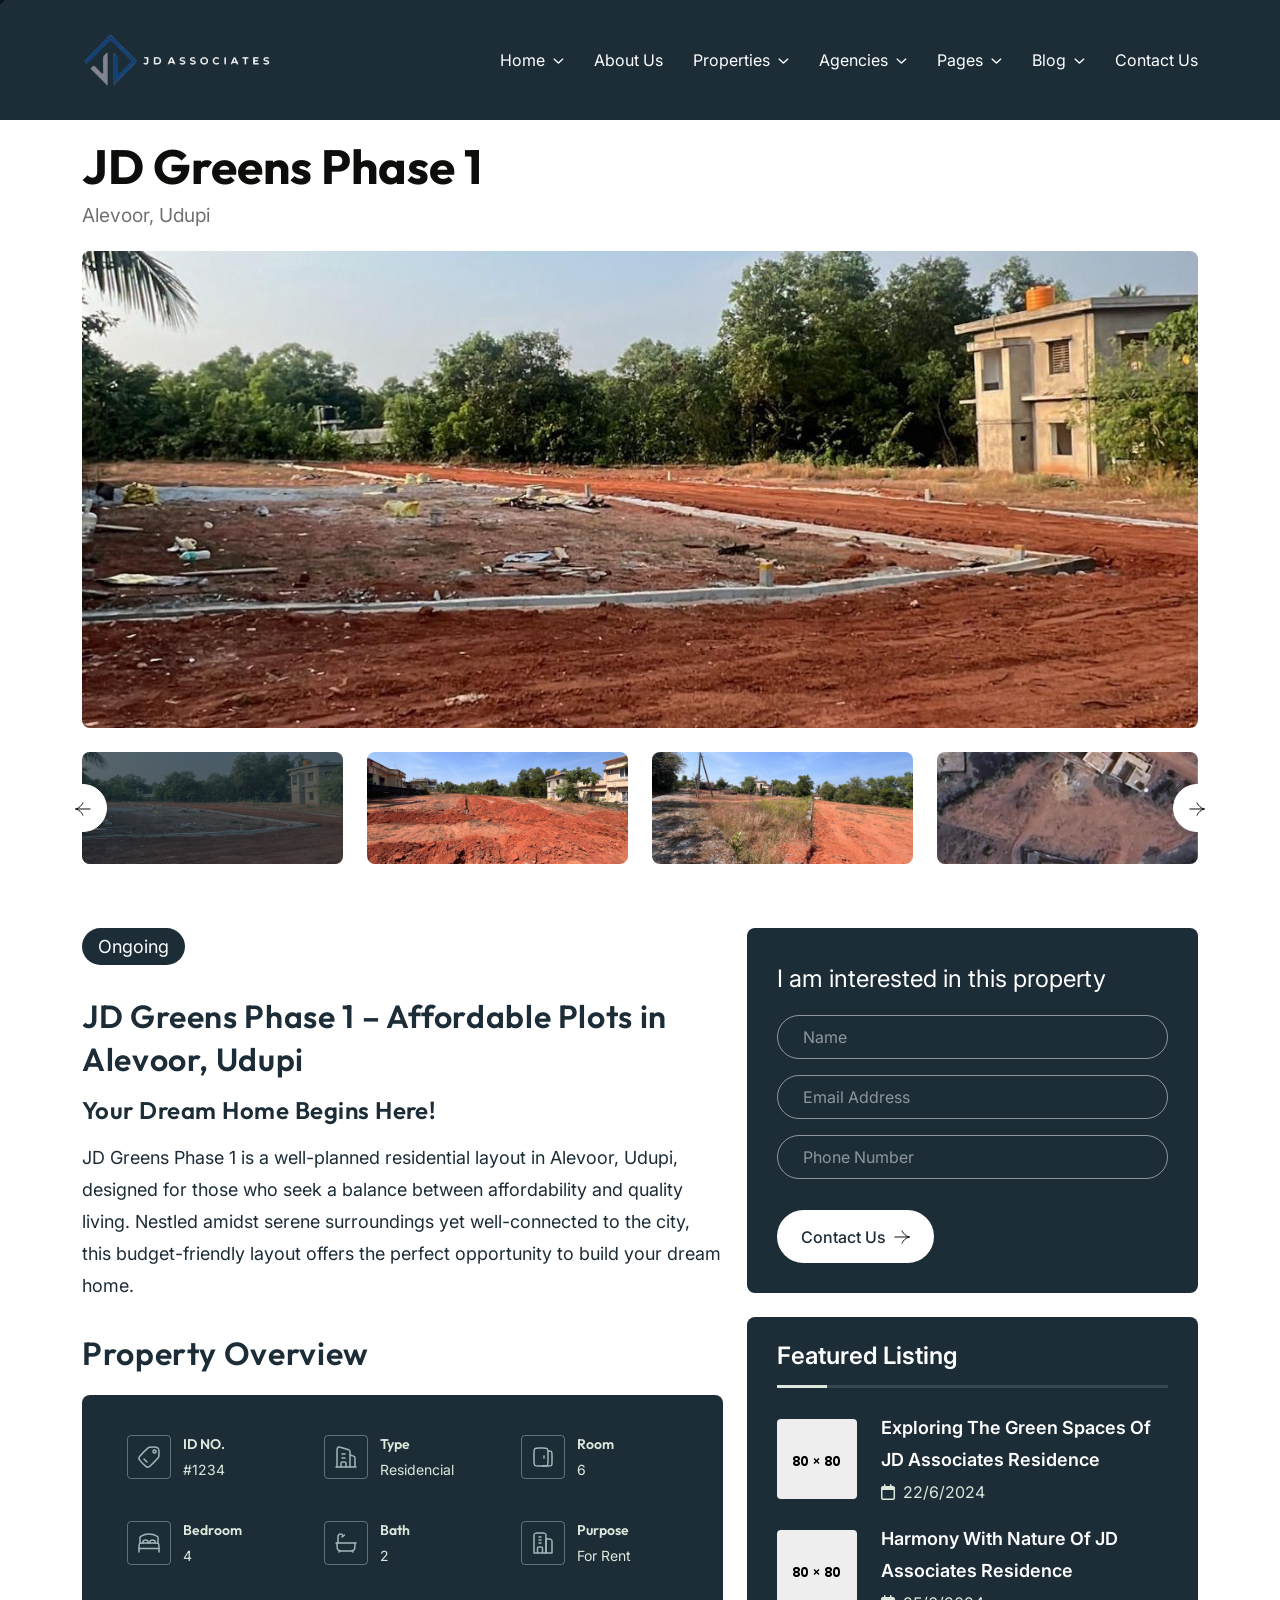
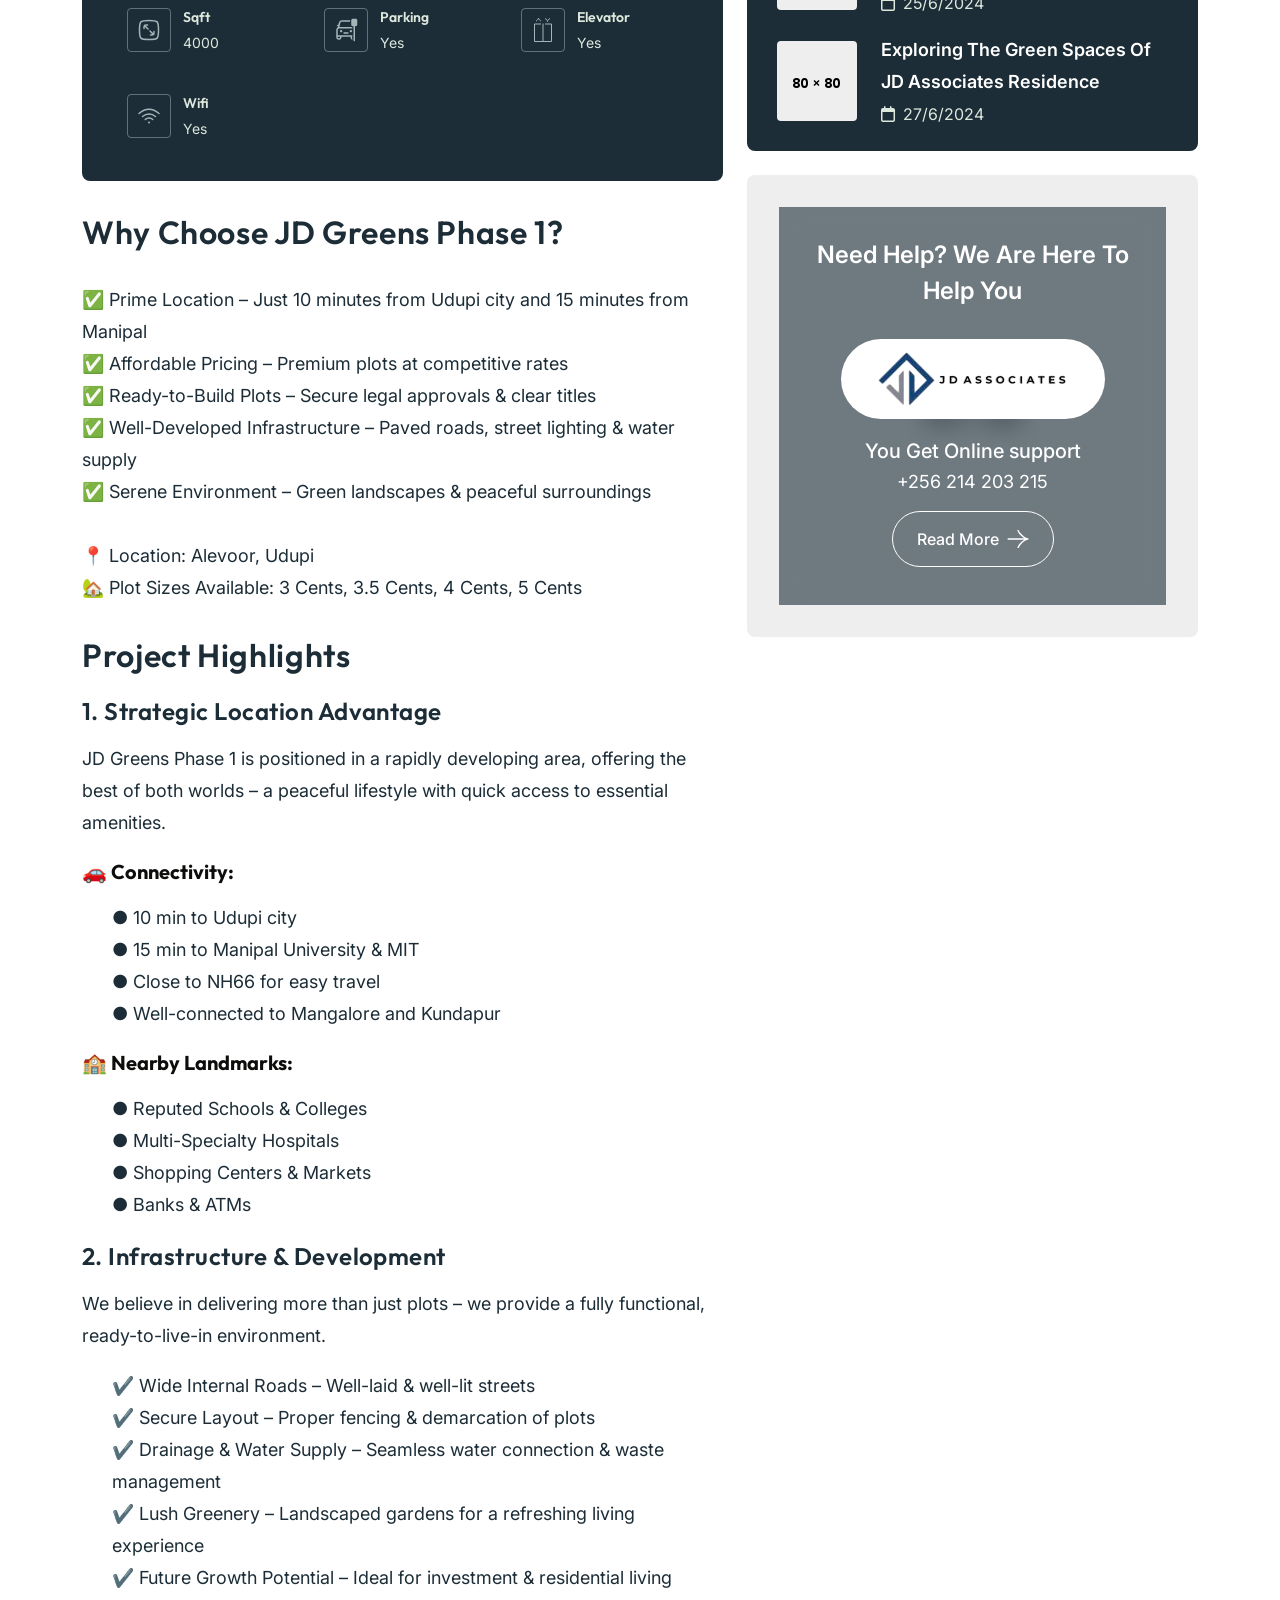
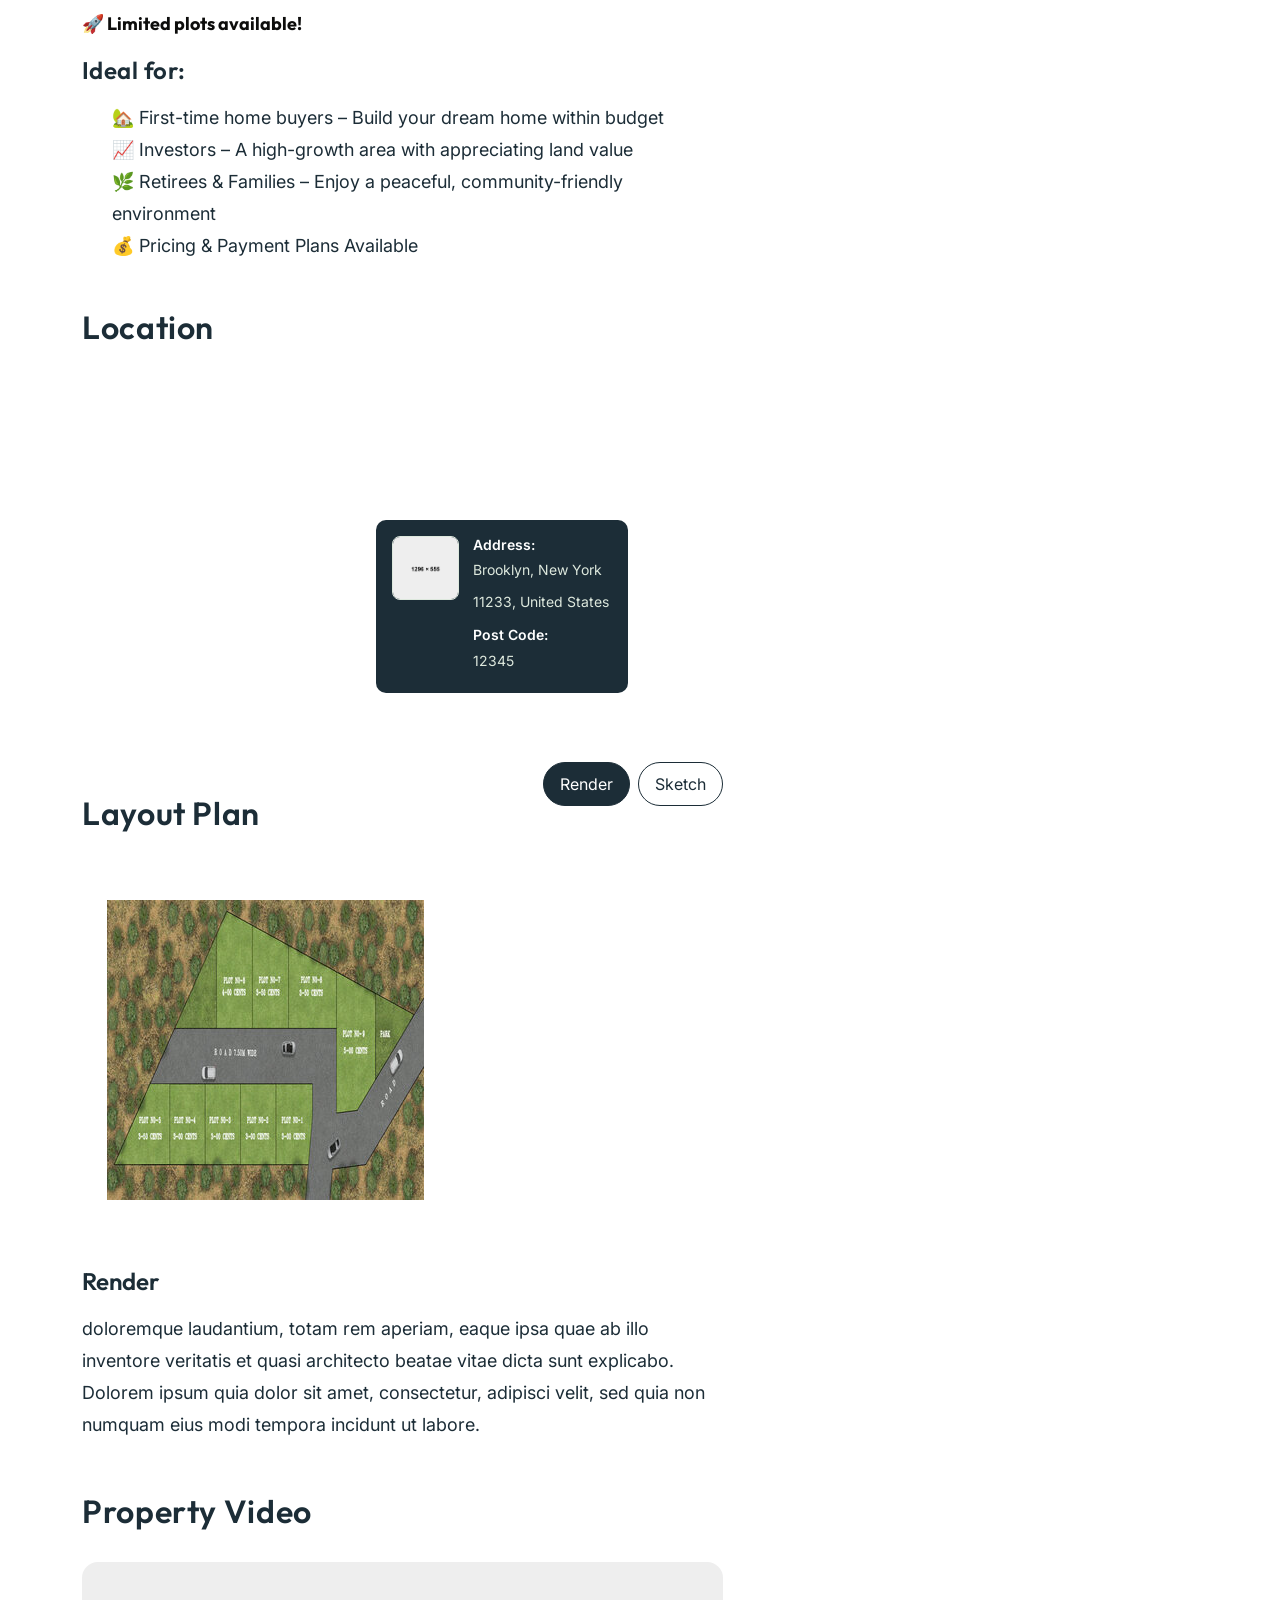
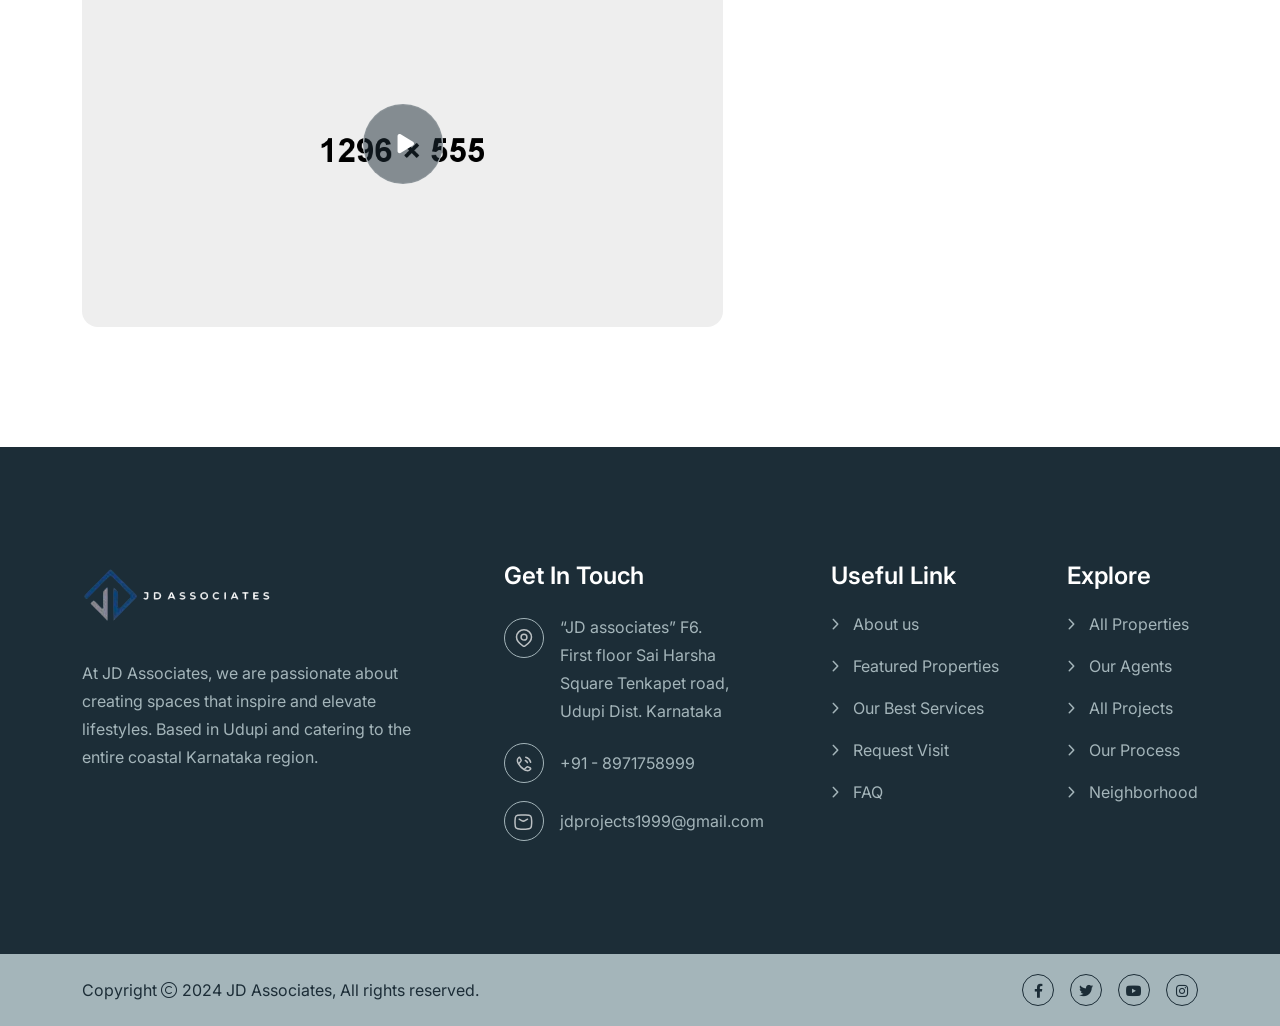
<file: property-details.html>
<!DOCTYPE html>
<html class="no-js" lang="zxx" dir="ltr">
  <head>
    <meta charset="utf-8" />
    <meta http-equiv="x-ua-compatible" content="ie=edge" />
    <title>JD Green Phase 1</title>
    <meta name="author" content="JD Associates" />
    <meta name="description" content="JD Green Phase 1" />
    <meta name="keywords" content="JD Green Phase 1" />
    <meta name="robots" content="INDEX,FOLLOW" />

    <!-- Mobile Specific Metas -->
    <meta name="viewport" content="width=device-width, initial-scale=1, shrink-to-fit=no" />

    <!-- Favicons - Place favicon.ico in the root directory -->
    <link rel="apple-touch-icon" sizes="57x57" href="assets/img/favicons/apple-icon-57x57.png" />
    <link rel="apple-touch-icon" sizes="60x60" href="assets/img/favicons/apple-icon-60x60.png" />
    <link rel="apple-touch-icon" sizes="72x72" href="assets/img/favicons/apple-icon-72x72.png" />
    <link rel="apple-touch-icon" sizes="76x76" href="assets/img/favicons/apple-icon-76x76.png" />
    <link rel="apple-touch-icon" sizes="114x114" href="assets/img/favicons/apple-icon-114x114.png" />
    <link rel="apple-touch-icon" sizes="120x120" href="assets/img/favicons/apple-icon-120x120.png" />
    <link rel="apple-touch-icon" sizes="144x144" href="assets/img/favicons/apple-icon-144x144.png" />
    <link rel="apple-touch-icon" sizes="152x152" href="assets/img/favicons/apple-icon-152x152.png" />
    <link rel="apple-touch-icon" sizes="180x180" href="assets/img/favicons/apple-icon-180x180.png" />
    <link rel="icon" type="image/png" sizes="192x192" href="assets/img/favicons/android-icon-192x192.png" />
    <link rel="icon" type="image/png" sizes="32x32" href="assets/img/favicons/favicon-32x32.png" />
    <link rel="icon" type="image/png" sizes="96x96" href="assets/img/favicons/favicon-96x96.png" />
    <link rel="icon" type="image/png" sizes="16x16" href="assets/img/favicons/favicon-16x16.png" />
    <link rel="manifest" href="assets/img/favicons/manifest.json" />
    <meta name="msapplication-TileColor" content="#ffffff" />
    <meta name="msapplication-TileImage" content="assets/img/favicons/ms-icon-144x144.png" />
    <meta name="theme-color" content="#ffffff" />

    <!--==============================
	  Google Fonts
	============================== -->
    <link rel="preconnect" href="https://fonts.googleapis.com" />
    <link rel="preconnect" href="https://fonts.gstatic.com" crossorigin />
    <link href="https://fonts.googleapis.com/css2?family=Inter:wght@100..900&family=Outfit:wght@100..900&display=swap" rel="stylesheet" />

    <!--==============================
	    All CSS File
	============================== -->
    <!-- Bootstrap -->
    <link rel="stylesheet" href="assets/css/bootstrap.min.css" />
    <!-- Fontawesome Icon -->
    <link rel="stylesheet" href="assets/css/fontawesome.min.css" />
    <!-- Magnific Popup -->
    <link rel="stylesheet" href="assets/css/magnific-popup.min.css" />
    <!-- Swiper Js -->
    <link rel="stylesheet" href="assets/css/swiper-bundle.min.css" />

    <!-- Theme Custom CSS -->
    <link rel="stylesheet" href="assets/css/style.css" />
  </head>

  <body class="bg-light" style="background-color: white !important">
    <!--[if lte IE 9]>
      <p class="browserupgrade">
        You are using an <strong>outdated</strong> browser. Please <a href="https://browsehappy.com/">upgrade your browser</a> to improve your experience and
        security.
      </p>
    <![endif]-->

    <!--********************************
   		Code Start From Here 
	******************************** -->
    <div class="cursor-follower"></div>

    <!-- slider drag cursor -->
    <div class="slider-drag-cursor"><i class="fas fa-angle-left me-2"></i> DRAG <i class="fas fa-angle-right ms-2"></i></div>

    <!--==============================
     Preloader
  ==============================-->
    <div id="preloader" class="preloader">
      <button class="th-btn style2 preloaderCls">Cancel Preloader</button>
      <div id="loader" class="th-preloader">
        <div class="animation-preloader">
          <div class="txt-loading">
            <span preloader-text="J" class="characters">J</span>

            <span preloader-text="D" class="characters">D</span>

            <span preloader-text="" class="characters"></span>

            <span preloader-text="A" class="characters">A</span>

            <span preloader-text="S" class="characters">S</span>

            <span preloader-text="S" class="characters">S</span>

            <span preloader-text="O" class="characters">O</span>

            <span preloader-text="C" class="characters">C</span>

            <span preloader-text="I" class="characters">I</span>

            <span preloader-text="A" class="characters">A</span>

            <span preloader-text="T" class="characters">T</span>

            <span preloader-text="E" class="characters">E</span>

            <span preloader-text="S" class="characters">S</span>
          </div>
        </div>
      </div>
    </div>
    <!--==============================
    Mobile Menu
  ============================== -->
    <div class="th-menu-wrapper onepage-nav">
      <div class="th-menu-area text-center">
        <button class="th-menu-toggle"><i class="fal fa-times"></i></button>
        <div class="mobile-logo">
          <a href="index.html">
            <img src="assets/images/logo/logo-text-white.png" alt="JD Associates" />
          </a>
        </div>
        <div class="th-mobile-menu">
          <ul>
            <li class="menu-item-has-children">
              <a href="index.html"> Home </a>
              <ul class="sub-menu">
                <li class="menu-item-has-children">
                  <a href="#">Multipage</a>
                  <ul class="sub-menu">
                    <li><a href="index.html">Luxury Duplex</a></li>
                    <li><a href="home-2.html">Real Estate Agency</a></li>
                    <li><a href="home-3.html">Commercial Real Estate</a></li>
                    <li><a href="home-4.html">Luxury Apartment</a></li>
                    <li><a href="home-5.html">Residencial Real Estate</a></li>
                    <li><a href="home-6.html">Urban Real Estate</a></li>
                    <li><a href="home-7.html">Industrial Demo</a></li>
                    <!-- <li><a href="home-8.html">Commercial Apartment</a></li> 
                    <li><a href="home-9.html">Vacation Rental</a></li> 
                    <li><a href="home-10.html">Residencial Apartment</a></li> 
                    <li><a href="home-11.html">Architectural Demo</a></li>  -->
                  </ul>
                </li>
                <li class="menu-item-has-children">
                  <a href="#">Onepage</a>
                  <ul class="sub-menu">
                    <li><a href="home-1-op.html">Luxury Duplex</a></li>
                    <li><a href="home-2-op.html">Real Estate Agency</a></li>
                    <li><a href="home-3-op.html">Commercial Real Estate</a></li>
                    <li><a href="home-4-op.html">Luxury Apartment</a></li>
                    <li><a href="home-5-op.html">Residencial Real Estate</a></li>
                    <li><a href="home-6-op.html">Urban Real Estate</a></li>
                    <li><a href="home-7-op.html">Industrial Demo</a></li>
                    <!-- <li><a href="home-8-op.html">Commercial Apartment</a></li> 
                    <li><a href="home-9-op.html">Vacation Rental</a></li> 
                    <li><a href="home-10-op.html">Residencial Apartment</a></li> 
                    <li><a href="home-11-op.html">Architectural Demo</a></li>  -->
                  </ul>
                </li>
                <li class="menu-item-has-children">
                  <a href="#">RTL</a>
                  <ul class="sub-menu">
                    <li><a href="home-1-rtl.html">Luxury Duplex</a></li>
                    <li><a href="home-2-rtl.html">Real Estate Agency</a></li>
                    <li><a href="home-3-rtl.html">Commercial Real Estate</a></li>
                    <li><a href="home-4-rtl.html">Luxury Apartment</a></li>
                    <li><a href="home-5-rtl.html">Residencial Real Estate</a></li>
                    <li><a href="home-6-rtl.html">Urban Real Estate</a></li>
                    <li><a href="home-7-rtl.html">Industrial Demo</a></li>
                    <!-- <li><a href="home-8-rtl.html">Commercial Apartment</a></li> 
                    <li><a href="home-9-rtl.html">Vacation Rental</a></li> 
                    <li><a href="home-10-rtl.html">Residencial Apartment</a></li> 
                    <li><a href="home-11-rtl.html">Architectural Demo</a></li>  -->
                  </ul>
                </li>
              </ul>
            </li>
            <li><a href="about.html"> About Us </a></li>
            <li class="menu-item-has-children">
              <a href="property.html"> Properties </a>
              <ul class="sub-menu">
                <li><a href="property.html"> Properties </a></li>
                <li><a href="property-details.html"> Property Details </a></li>
              </ul>
            </li>
            <li class="menu-item-has-children">
              <a href="agency.html"> Agencies </a>
              <ul class="sub-menu">
                <li><a href="agency.html"> Agencies </a></li>
                <li><a href="agency-details.html"> Agencies Details </a></li>
              </ul>
            </li>
            <li class="menu-item-has-children">
              <a href="#"> Pages </a>
              <ul class="sub-menu">
                <li><a href="team.html"> Agent Page </a></li>
                <li><a href="team-details.html"> Agent Details </a></li>
                <li><a href="pricing.html"> Pricing Page </a></li>
                <li class="menu-item-has-children">
                  <a href="shop.html"> Shop Page </a>
                  <ul class="sub-menu">
                    <li><a href="shop.html"> Shop Page </a></li>
                    <li><a href="shop-details.html"> Shop Details </a></li>
                    <li><a href="cart.html"> Cart Page </a></li>
                    <li><a href="checkout.html"> Checkout Page </a></li>
                    <li><a href="wishlist.html"> Wistlist Page </a></li>
                  </ul>
                </li>
                <li><a href="error.html"> Error Page </a></li>
              </ul>
            </li>
            <li class="menu-item-has-children">
              <a href="blog.html"> Blog </a>
              <ul class="sub-menu">
                <li><a href="blog.html"> Blog Page </a></li>
                <li><a href="blog-details.html"> Blog Details </a></li>
              </ul>
            </li>
            <li><a href="contact.html"> Contact Us </a></li>
          </ul>
        </div>
      </div>
    </div>
    <!--==============================
    Sidemenu
============================== -->
    <div class="sidemenu-wrapper sidemenu-info d-none d-lg-block">
      <div class="sidemenu-content">
        <button class="closeButton sideMenuCls"><i class="far fa-times"></i></button>
        <div class="widget">
          <div class="th-widget-about">
            <div class="about-logo">
              <a href="index.html"><img src="assets/images/logo/logo-text-white.png" alt="JD Associates" /></a>
            </div>
            <p class="about-text">Rapidiously myocardinate cross-platform intellectual capital model. Appropriately create interactive infrastructures</p>
          </div>
        </div>
        <div class="widget">
          <h3 class="widget_title">Get In Touch</h3>
          <div class="th-widget-contact">
            <div class="info-box_text">
              <div class="icon"><img src="assets/img/icon/location-dot.svg" alt="img" /></div>
              <div class="details">
                <p>789 Inner Lane, Holy park,</p>
                <p>California, USA</p>
              </div>
            </div>
            <div class="info-box_text">
              <div class="icon">
                <img src="assets/img/icon/phone.svg" alt="img" />
              </div>
              <div class="details">
                <p><a href="tel:+0123456789" class="info-box_link">+01 234 567 890</a></p>
                <p><a href="tel:+09876543210" class="info-box_link">+09 876 543 210</a></p>
              </div>
            </div>
            <div class="info-box_text">
              <div class="icon">
                <img src="assets/img/icon/envelope.svg" alt="img" />
              </div>
              <div class="details">
                <p><a href="mailto:mailinfo00@realar.com" class="info-box_link">mailinfo00@realar.com</a></p>
              </div>
            </div>
          </div>
        </div>
        <div class="widget newsletter-widget">
          <h3 class="widget_title">Subscribe Now</h3>
          <form class="newsletter-form">
            <div class="form-group">
              <input class="form-control" type="email" placeholder="Email Address" required="" />
              <button type="submit" class="th-btn"><i class="far fa-paper-plane text-theme"></i></button>
            </div>
          </form>
          <div class="th-social style2">
            <a href="https://www.facebook.com/"><i class="fab fa-facebook-f"></i></a>
            <a href="https://www.twitter.com/"><i class="fab fa-twitter"></i></a>
            <a href="https://www.linkedin.com/"><i class="fab fa-linkedin-in"></i></a>
            <a href="https://www.behance.com/"><i class="fab fa-behance"></i></a>
            <a href="https://www.vimeo.com/"><i class="fab fa-vimeo-v"></i></a>
          </div>
        </div>
      </div>
    </div>
    <!--==============================
	Header Area
==============================-->
    <header class="th-header header-default">
      <div class="sticky-wrapper">
        <!-- Main Menu Area -->
        <div class="menu-area">
          <div class="container">
            <div class="row align-items-center justify-content-between">
              <div class="col-auto">
                <div class="header-logo">
                  <a href="index.html">
                    <img src="assets/images/logo/logo-text-white.png" alt="JD Associates" />
                  </a>
                </div>
              </div>
              <div class="col-auto">
                <nav class="main-menu d-none d-lg-inline-block">
                  <ul>
                    <li class="menu-item-has-children">
                      <a href="index.html"> Home </a>
                      <ul class="mega-menu mega-menu-content">
                        <li>
                          <div class="container">
                            <div class="row gy-4">
                              <div class="col-lg-3">
                                <div class="mega-menu-box">
                                  <div class="mega-menu-img">
                                    <img src="assets/img/pages/index.jpg" alt="Home One" />
                                    <div class="btn-wrap">
                                      <a href="index.html" class="th-btn style-border">Multipage</a>
                                      <a href="home-1-op.html" class="th-btn style-border">Onepage</a>
                                      <a href="home-1-rtl.html" class="th-btn style-border">RTL Demo</a>
                                    </div>
                                  </div>
                                  <h3 class="mega-menu-title"><a href="index.html">Luxury Duplex</a></h3>
                                </div>
                              </div>
                              <div class="col-lg-3">
                                <div class="mega-menu-box">
                                  <div class="mega-menu-img">
                                    <img src="assets/img/pages/home-2.jpg" alt="Home Two" />
                                    <div class="btn-wrap">
                                      <a href="home-2.html" class="th-btn style-border">Multipage</a>
                                      <a href="home-2-op.html" class="th-btn style-border">Onepage</a>
                                      <a href="home-2-rtl.html" class="th-btn style-border">RTL Demo</a>
                                    </div>
                                  </div>
                                  <h3 class="mega-menu-title"><a href="home-2.html">Real Estate Agency</a></h3>
                                </div>
                              </div>
                              <div class="col-lg-3">
                                <div class="mega-menu-box">
                                  <div class="mega-menu-img">
                                    <img src="assets/img/pages/home-3.jpg" alt="Home Three" />
                                    <div class="btn-wrap">
                                      <a href="home-3.html" class="th-btn style-border">Multipage</a>
                                      <a href="home-3-op.html" class="th-btn style-border">Onepage</a>
                                      <a href="home-3-rtl.html" class="th-btn style-border">RTL Demo</a>
                                    </div>
                                  </div>
                                  <h3 class="mega-menu-title"><a href="home-3.html">Commercial Real Estate</a></h3>
                                </div>
                              </div>
                              <div class="col-lg-3">
                                <div class="mega-menu-box">
                                  <div class="mega-menu-img">
                                    <img src="assets/img/pages/home-4.jpg" alt="Home Four" />
                                    <div class="btn-wrap">
                                      <a href="home-4.html" class="th-btn style-border">Multipage</a>
                                      <a href="home-4-op.html" class="th-btn style-border">Onepage</a>
                                      <a href="home-4-rtl.html" class="th-btn style-border">RTL Demo</a>
                                    </div>
                                  </div>
                                  <h3 class="mega-menu-title"><a href="home-4.html">Luxury Apartment</a></h3>
                                </div>
                              </div>
                              <div class="col-lg-3">
                                <div class="mega-menu-box">
                                  <div class="mega-menu-img">
                                    <img src="assets/img/pages/home-5.jpg" alt="Home Five" />
                                    <div class="btn-wrap">
                                      <a href="home-5.html" class="th-btn style-border">Multipage</a>
                                      <a href="home-5-op.html" class="th-btn style-border">Onepage</a>
                                      <a href="home-5-rtl.html" class="th-btn style-border">RTL Demo</a>
                                    </div>
                                  </div>
                                  <h3 class="mega-menu-title"><a href="home-5.html">Residencial Real Estate</a></h3>
                                </div>
                              </div>
                              <div class="col-lg-3">
                                <div class="mega-menu-box">
                                  <div class="mega-menu-img">
                                    <img src="assets/img/pages/home-6.jpg" alt="Home Six" />
                                    <div class="btn-wrap">
                                      <a href="home-6.html" class="th-btn style-border">Multipage</a>
                                      <a href="home-6-op.html" class="th-btn style-border">Onepage</a>
                                      <a href="home-6-rtl.html" class="th-btn style-border">RTL Demo</a>
                                    </div>
                                  </div>
                                  <h3 class="mega-menu-title"><a href="home-6.html">Urban Real Estate</a></h3>
                                </div>
                              </div>
                              <div class="col-lg-3">
                                <div class="mega-menu-box">
                                  <div class="mega-menu-img">
                                    <img src="assets/img/pages/home-7.jpg" alt="Home Seven" />
                                    <div class="btn-wrap">
                                      <a href="home-7.html" class="th-btn style-border">Multipage</a>
                                      <a href="home-7-op.html" class="th-btn style-border">Onepage</a>
                                      <a href="home-7-rtl.html" class="th-btn style-border">RTL Demo</a>
                                    </div>
                                  </div>
                                  <h3 class="mega-menu-title"><a href="home-7.html">Industrial Demo</a></h3>
                                </div>
                              </div>
                              <!-- <div class="col-lg-3">
                    <div class="mega-menu-box">
                        <div class="mega-menu-img">
                            <img src="assets/img/pages/home-8.jpg" alt="Home Eight">
                            <div class="btn-wrap">
                                <a href="home-8.html" class="th-btn style-border">Multipage</a>
                                <a href="home-8-op.html" class="th-btn style-border">Onepage</a>
                                <a href="home-8-rtl.html" class="th-btn style-border">RTL Demo</a>
                            </div>
                        </div>
                        <h3 class="mega-menu-title"><a href="home-8.html">Commercial Apartment</a></h3>                        
                    </div>
                </div>
                <div class="col-lg-3">
                    <div class="mega-menu-box">
                        <div class="mega-menu-img">
                            <img src="assets/img/pages/home-9.jpg" alt="Home Nine">
                            <div class="btn-wrap">
                                <a href="home-9.html" class="th-btn style-border">Multipage</a>
                                <a href="home-9-op.html" class="th-btn style-border">Onepage</a>
                                <a href="home-9-rtl.html" class="th-btn style-border">RTL Demo</a>
                            </div>
                        </div>
                        <h3 class="mega-menu-title"><a href="home-9.html">Vacation Rental</a></h3>                        
                    </div>
                </div>
                <div class="col-lg-3">
                    <div class="mega-menu-box">
                        <div class="mega-menu-img">
                            <img src="assets/img/pages/home-10.jpg" alt="Home Ten">
                            <div class="btn-wrap">
                                <a href="home-10.html" class="th-btn style-border">Multipage</a>
                                <a href="home-10-op.html" class="th-btn style-border">Onepage</a>
                                <a href="home-10-rtl.html" class="th-btn style-border">RTL Demo</a>
                            </div>
                        </div>
                        <h3 class="mega-menu-title"><a href="home-10.html">Residencial Apartment</a></h3>                        
                    </div>
                </div>
                <div class="col-lg-3">
                    <div class="mega-menu-box">
                        <div class="mega-menu-img">
                            <img src="assets/img/pages/home-11.jpg" alt="Home Eleven">
                            <div class="btn-wrap">
                                <a href="home-11.html" class="th-btn style-border">Multipage</a>
                                <a href="home-11-op.html" class="th-btn style-border">Onepage</a>
                                <a href="home-11-rtl.html" class="th-btn style-border">RTL Demo</a>
                            </div>
                        </div>
                        <h3 class="mega-menu-title"><a href="home-11.html">Architectural Demo</a></h3>                        
                    </div>
                </div> -->
                            </div>
                          </div>
                        </li>
                      </ul>
                    </li>
                    <li><a href="about.html"> About Us </a></li>
                    <li class="menu-item-has-children">
                      <a href="property.html"> Properties </a>
                      <ul class="sub-menu">
                        <li><a href="property.html"> Properties </a></li>
                        <li><a href="property-details.html"> Property Details </a></li>
                      </ul>
                    </li>
                    <li class="menu-item-has-children">
                      <a href="agency.html"> Agencies </a>
                      <ul class="sub-menu">
                        <li><a href="agency.html"> Agencies </a></li>
                        <li><a href="agency-details.html"> Agencies Details </a></li>
                      </ul>
                    </li>
                    <li class="menu-item-has-children">
                      <a href="#"> Pages </a>
                      <ul class="sub-menu">
                        <li><a href="team.html"> Agent Page </a></li>
                        <li><a href="team-details.html"> Agent Details </a></li>
                        <li><a href="pricing.html"> Pricing Page </a></li>
                        <li class="menu-item-has-children">
                          <a href="shop.html"> Shop Page </a>
                          <ul class="sub-menu">
                            <li><a href="shop.html"> Shop Page </a></li>
                            <li><a href="shop-details.html"> Shop Details </a></li>
                            <li><a href="cart.html"> Cart Page </a></li>
                            <li><a href="checkout.html"> Checkout Page </a></li>
                            <li><a href="wishlist.html"> Wistlist Page </a></li>
                          </ul>
                        </li>
                        <li><a href="error.html"> Error Page </a></li>
                      </ul>
                    </li>
                    <li class="menu-item-has-children">
                      <a href="blog.html"> Blog </a>
                      <ul class="sub-menu">
                        <li><a href="blog.html"> Blog Page </a></li>
                        <li><a href="blog-details.html"> Blog Details </a></li>
                      </ul>
                    </li>
                    <li><a href="contact.html"> Contact Us </a></li>
                  </ul>
                </nav>
                <div class="header-button d-flex d-lg-none">
                  <button type="button" class="th-menu-toggle sidebar-btn">
                    <span class="line"></span>
                    <span class="line"></span>
                    <span class="line"></span>
                  </button>
                </div>
              </div>
              <div class="col-auto d-none d-xxl-block">
                <div class="header-button">
                  <a href="contact.html" class="th-btn style-border th-btn-icon">Request A Visit</a>
                  <button type="button" class="simple-icon sideMenuInfo sidebar-btn style2">
                    <span class="line"></span>
                    <span class="line"></span>
                    <span class="line"></span>
                  </button>
                </div>
              </div>
            </div>
          </div>
        </div>
      </div>
    </header>
    <!-- +++++++++++++++++++++++++++++++ Bread Crumbs ++++++++++++++++++++++++++++++++++++++++++++++++++ -->

    <div class="flex items-center space-x-2 text-sm text-gray-600 container mt-15">
      <h2 class="page-title mb-0">JD Greens Phase 1</h2>
      <p class="" style="font-size: 1.2rem">Alevoor, Udupi</p>
    </div>
    <!-- +++++++++++++++++++++++++++++++ Bread Crumbs end ++++++++++++++++++++++++++++++++++++++++++++++++++ -->

    <!--==============================
Property Page Area space-top
==============================-->
    <section class="space-extra-bottom">
      <div class="container">
        <div class="slider-area property-slider1">
          <div
            class="swiper th-slider mb-4"
            id="propertySlider"
            data-slider-options='{"effect":"fade","loop":true,"thumbs":{"swiper":".property-thumb-slider"},"autoplayDisableOnInteraction":"true"}'
          >
            <div class="swiper-wrapper">
              <div class="swiper-slide">
                <div class="property-slider-img">
                  <img src="assets/images/details/phase1-details-1.jpeg" alt="img" />
                </div>
              </div>
              <div class="swiper-slide">
                <div class="property-slider-img">
                  <img src="assets/images/details/phase1-details-2.jpeg" alt="img" />
                </div>
              </div>
              <div class="swiper-slide">
                <div class="property-slider-img">
                  <img src="assets/images/details/phase1-details-3.jpeg" alt="img" />
                </div>
              </div>
              <div class="swiper-slide">
                <div class="property-slider-img">
                  <img src="assets/images/details/phase1-details-4.jpeg" alt="img" />
                </div>
              </div>
            </div>
          </div>
          <!-- Inner Images -->

          <div
            class="swiper th-slider property-thumb-slider"
            data-slider-options='{"effect":"slide","loop":true,"breakpoints":{"0":{"slidesPerView":2},"576":{"slidesPerView":"2"},"768":{"slidesPerView":"3"},"992":{"slidesPerView":"3"},"1200":{"slidesPerView":"4"}},"autoplayDisableOnInteraction":"true"}'
          >
            <div class="swiper-wrapper">
              <div class="swiper-slide">
                <div class="property-slider-img">
                  <img src="assets/images/details/phase1-details-1.jpeg" alt="Image" />
                </div>
              </div>
              <div class="swiper-slide">
                <div class="property-slider-img">
                  <img src="assets/images/details/phase1-details-2.jpeg" alt="Image" />
                </div>
              </div>
              <div class="swiper-slide">
                <div class="property-slider-img">
                  <img src="assets/images/details/phase1-details-3.jpeg" alt="Image" />
                </div>
              </div>
              <div class="swiper-slide">
                <div class="property-slider-img">
                  <img src="assets/images/details/phase1-details-4.jpeg" alt="Image" />
                </div>
              </div>
            </div>
          </div>

          <button data-slider-prev="#propertySlider" class="slider-arrow style3 slider-prev"><img src="assets/img/icon/arrow-left.svg" alt="icon" /></button>
          <button data-slider-next="#propertySlider" class="slider-arrow style3 slider-next"><img src="assets/img/icon/arrow-right.svg" alt="icon" /></button>
        </div>
        <div class="row gx-30">
          <div class="col-xxl-8 col-lg-7">
            <div class="property-page-single">
              <div class="page-content">
                <div class="property-meta mb-30">
                  <a class="property-tag" href="blog.html">Ongoing</a>
                </div>
                <h2 class="page-title">JD Greens Phase 1 – Affordable Plots in Alevoor, Udupi</h2>
                <h4 class="page-title" style="font-size: 1.5rem">Your Dream Home Begins Here!</h4>
                <p class="mb-30">
                  JD Greens Phase 1 is a well-planned residential layout in Alevoor, Udupi, designed for those who seek a balance between affordability and
                  quality living. Nestled amidst serene surroundings yet well-connected to the city, this budget-friendly layout offers the perfect opportunity
                  to build your dream home.
                </p>
                <h2 class="page-title mb-20">Property Overview</h2>
                <ul class="property-grid-list">
                  <li>
                    <div class="property-grid-list-icon">
                      <img src="assets/img/icon/property-single-icon1-1.svg" alt="img" />
                    </div>
                    <div class="property-grid-list-details">
                      <h4 class="property-grid-list-title">ID NO.</h4>
                      <p class="property-grid-list-text">#1234</p>
                    </div>
                  </li>
                  <li>
                    <div class="property-grid-list-icon">
                      <img src="assets/img/icon/property-single-icon1-2.svg" alt="img" />
                    </div>
                    <div class="property-grid-list-details">
                      <h4 class="property-grid-list-title">Type</h4>
                      <p class="property-grid-list-text">Residencial</p>
                    </div>
                  </li>
                  <li>
                    <div class="property-grid-list-icon">
                      <img src="assets/img/icon/property-single-icon1-3.svg" alt="img" />
                    </div>
                    <div class="property-grid-list-details">
                      <h4 class="property-grid-list-title">Room</h4>
                      <p class="property-grid-list-text">6</p>
                    </div>
                  </li>
                  <li>
                    <div class="property-grid-list-icon">
                      <img src="assets/img/icon/property-single-icon1-4.svg" alt="img" />
                    </div>
                    <div class="property-grid-list-details">
                      <h4 class="property-grid-list-title">Bedroom</h4>
                      <p class="property-grid-list-text">4</p>
                    </div>
                  </li>
                  <li>
                    <div class="property-grid-list-icon">
                      <img src="assets/img/icon/property-single-icon1-5.svg" alt="img" />
                    </div>
                    <div class="property-grid-list-details">
                      <h4 class="property-grid-list-title">Bath</h4>
                      <p class="property-grid-list-text">2</p>
                    </div>
                  </li>
                  <li>
                    <div class="property-grid-list-icon">
                      <img src="assets/img/icon/property-single-icon1-6.svg" alt="img" />
                    </div>
                    <div class="property-grid-list-details">
                      <h4 class="property-grid-list-title">Purpose</h4>
                      <p class="property-grid-list-text">For Rent</p>
                    </div>
                  </li>
                  <li>
                    <div class="property-grid-list-icon">
                      <img src="assets/img/icon/property-single-icon1-7.svg" alt="img" />
                    </div>
                    <div class="property-grid-list-details">
                      <h4 class="property-grid-list-title">Sqft</h4>
                      <p class="property-grid-list-text">4000</p>
                    </div>
                  </li>
                  <li>
                    <div class="property-grid-list-icon">
                      <img src="assets/img/icon/property-single-icon1-8.svg" alt="img" />
                    </div>
                    <div class="property-grid-list-details">
                      <h4 class="property-grid-list-title">Parking</h4>
                      <p class="property-grid-list-text">Yes</p>
                    </div>
                  </li>
                  <li>
                    <div class="property-grid-list-icon">
                      <img src="assets/img/icon/property-single-icon1-9.svg" alt="img" />
                    </div>
                    <div class="property-grid-list-details">
                      <h4 class="property-grid-list-title">Elevator</h4>
                      <p class="property-grid-list-text">Yes</p>
                    </div>
                  </li>
                  <li>
                    <div class="property-grid-list-icon">
                      <img src="assets/img/icon/property-single-icon1-10.svg" alt="img" />
                    </div>
                    <div class="property-grid-list-details">
                      <h4 class="property-grid-list-title">Wifi</h4>
                      <p class="property-grid-list-text">Yes</p>
                    </div>
                  </li>
                </ul>

                <div class="my-30">
                  <h2 class="page-title">Why Choose JD Greens Phase 1?</h2>

                  <p class="my-30">
                    ✅ Prime Location – Just 10 minutes from Udupi city and 15 minutes from Manipal <br />
                    ✅ Affordable Pricing – Premium plots at competitive rates<br />
                    ✅ Ready-to-Build Plots – Secure legal approvals & clear titles<br />
                    ✅ Well-Developed Infrastructure – Paved roads, street lighting & water supply<br />
                    ✅ Serene Environment – Green landscapes & peaceful surroundings <br />
                    <br />
                    📍 Location: Alevoor, Udupi <br />
                    🏡 Plot Sizes Available: 3 Cents, 3.5 Cents, 4 Cents, 5 Cents
                  </p>
                </div>
                <div class="my-30 project-highlight-container">
                  <h2 class="page-title">Project Highlights</h2>
                  <div class="highlight-point my-20">
                    <h4 class="page-title" style="font-size: 1.5rem">1. Strategic Location Advantage</h4>
                    <p>
                      JD Greens Phase 1 is positioned in a rapidly developing area, offering the best of both worlds – a peaceful lifestyle with quick access to
                      essential amenities.
                    </p>
                    <h6>🚗 Connectivity:</h6>
                    <p class="mx-30">
                      ● 10 min to Udupi city<br />
                      ● 15 min to Manipal University & MIT<br />
                      ● Close to NH66 for easy travel<br />
                      ● Well-connected to Mangalore and Kundapur
                    </p>
                    <h6>🏫 Nearby Landmarks:</h6>
                    <p class="mx-30">
                      ● Reputed Schools & Colleges<br />
                      ● Multi-Specialty Hospitals<br />
                      ● Shopping Centers & Markets<br />
                      ● Banks & ATMs
                    </p>
                  </div>
                  <div class="highlight-point my-20">
                    <h4 class="page-title" style="font-size: 1.5rem">2. Infrastructure & Development</h4>
                    <p>We believe in delivering more than just plots – we provide a fully functional, ready-to-live-in environment.</p>
                    <p class="mx-30">
                      ✔️ Wide Internal Roads – Well-laid & well-lit streets<br />
                      ✔️ Secure Layout – Proper fencing & demarcation of plots<br />
                      ✔️ Drainage & Water Supply – Seamless water connection & waste management<br />
                      ✔️ Lush Greenery – Landscaped gardens for a refreshing living experience<br />
                      ✔️ Future Growth Potential – Ideal for investment & residential living
                    </p>

                    <h3 class="my-10" style="font-size: large">🚀 Limited plots available!</h3>
                  </div>
                  <div class="highlight-point my-20">
                    <h4 class="page-title" style="font-size: 1.5rem">Ideal for:</h4>
                    <p class="mx-30">
                      🏡 First-time home buyers – Build your dream home within budget<br />
                      📈 Investors – A high-growth area with appreciating land value<br />
                      🌿 Retirees & Families – Enjoy a peaceful, community-friendly environment<br />
                      💰 Pricing & Payment Plans Available<br />
                    </p>
                  </div>
                </div>
                <!-- <h3 class="page-title mt-50 mb-25">Features & amenities</h3>
                <div class="row gy-3">
                  <div class="col-xxl-3 col-sm-6">
                    <div class="checklist">
                      <ul>
                        <li><i class="far fa-square-check"></i>Airconditioning</li>
                        <li><i class="far fa-square-check"></i>Balcony</li>
                        <li><i class="far fa-square-check"></i>Garage</li>
                        <li><i class="far fa-square-check"></i>Landscaping</li>
                        <li><i class="far fa-square-check"></i>Outdoor Kitchen</li>
                      </ul>
                    </div>
                  </div>
                  <div class="col-xxl-3 col-sm-6">
                    <div class="checklist">
                      <ul>
                        <li><i class="far fa-square-check"></i>Barbeque</li>
                        <li><i class="far fa-square-check"></i>Recreation</li>
                        <li><i class="far fa-square-check"></i>Microwave</li>
                        <li><i class="far fa-square-check"></i>Basketball</li>
                        <li><i class="far fa-square-check"></i>Fireplace</li>
                      </ul>
                    </div>
                  </div>
                  <div class="col-xxl-3 col-sm-6">
                    <div class="checklist">
                      <ul>
                        <li><i class="far fa-square-check"></i>24x7 Seccurity</li>
                        <li><i class="far fa-square-check"></i>Indoor Game</li>
                        <li><i class="far fa-square-check"></i>Pool</li>
                        <li><i class="far fa-square-check"></i>Tanis Courts</li>
                        <li><i class="far fa-square-check"></i>Internet</li>
                      </ul>
                    </div>
                  </div>
                  <div class="col-xxl-3 col-sm-6">
                    <div class="checklist">
                      <ul>
                        <li><i class="far fa-square-check"></i>Jaguzzi</li>
                        <li><i class="far fa-square-check"></i>Modern Kitchen</li>
                        <li><i class="far fa-square-check"></i>Refrigerator</li>
                        <li><i class="far fa-square-check"></i>Window Coverings</li>
                        <li><i class="far fa-square-check"></i>Washer</li>
                      </ul>
                    </div>
                  </div>
                </div> -->
                <h3 class="page-title mt-45 mb-30">Location</h3>
                <div class="location-map">
                  <div class="contact-map">
                    <iframe
                      src="https://www.google.com/maps/embed?pb=!1m18!1m12!1m3!1d3644.7310056272386!2d89.2286059153658!3d24.00527418490799!2m3!1f0!2f0!3f0!3m2!1i1024!2i768!4f13.1!3m3!1m2!1s0x39fe9b97badc6151%3A0x30b048c9fb2129bc!2sAngfuztheme!5e0!3m2!1sen!2sbd!4v1651028958211!5m2!1sen!2sbd"
                      allowfullscreen=""
                      loading="lazy"
                    ></iframe>
                  </div>
                  <div class="location-map-address">
                    <div class="thumb">
                      <img src="assets/img/property/property_inner_1.jpg" alt="img" />
                    </div>
                    <div class="media-body">
                      <h4 class="title">Address:</h4>
                      <p class="text">Brooklyn, New York 11233, United States</p>
                      <h4 class="title">Post Code:</h4>
                      <p class="text">12345</p>
                    </div>
                  </div>
                </div>
                <div class="row align-items-center justify-content-between">
                  <div class="col-lg-auto">
                    <h3 class="page-title mt-50 mb-30">Layout Plan</h3>
                  </div>
                  <div class="col-lg-auto">
                    <ul class="nav nav-tabs property-tab mt-50" role="tablist">
                      <li class="nav-item" role="presentation">
                        <button
                          class="nav-link active"
                          id="floor-tab1"
                          data-bs-toggle="tab"
                          data-bs-target="#floor-tab1-pane"
                          type="button"
                          role="tab"
                          aria-controls="floor-tab1-pane"
                          aria-selected="true"
                        >
                          Render
                        </button>
                      </li>
                      <li class="nav-item" role="presentation">
                        <button
                          class="nav-link"
                          id="floor-tab2"
                          data-bs-toggle="tab"
                          data-bs-target="#floor-tab2-pane"
                          type="button"
                          role="tab"
                          aria-controls="floor-tab2-pane"
                          aria-selected="false"
                        >
                          Sketch
                        </button>
                      </li>
                    </ul>
                  </div>
                </div>
                <div class="tab-content">
                  <div class="tab-pane fade show active" id="floor-tab1-pane" role="tabpanel" aria-labelledby="floor-tab1" tabindex="0">
                    <div class="property-grid-plan">
                      <div class="property-grid-thumb">
                        <img src="assets/images/layout/phase1-2.jpg" alt="img" />
                      </div>
                      <div class="property-grid-details">
                        <h4 class="property-grid-title">Render</h4>
                        <p class="property-grid-text">
                          doloremque laudantium, totam rem aperiam, eaque ipsa quae ab illo inventore veritatis et quasi architecto beatae vitae dicta sunt
                          explicabo. Dolorem ipsum quia dolor sit amet, consectetur, adipisci velit, sed quia non numquam eius modi tempora incidunt ut labore.
                        </p>
                      </div>
                    </div>
                  </div>
                  <div class="tab-pane fade" id="floor-tab2-pane" role="tabpanel" aria-labelledby="floor-tab2" tabindex="0">
                    <div class="property-grid-plan">
                      <div class="property-grid-thumb">
                        <img src="assets/images/layout/phase1-1.jpg" alt="img" />
                      </div>
                      <div class="property-grid-details">
                        <h4 class="property-grid-title">Sketch</h4>
                        <p class="property-grid-text">
                          doloremque laudantium, totam rem aperiam, eaque ipsa quae ab illo inventore veritatis et quasi architecto beatae vitae dicta sunt
                          explicabo. Dolorem ipsum quia dolor sit amet, consectetur, adipisci velit, sed quia non numquam eius modi tempora incidunt ut labore.
                        </p>
                      </div>
                    </div>
                  </div>
                </div>
                <h3 class="page-title mt-50 mb-30">Property Video</h3>
                <div class="video-box2 mb-30">
                  <img src="assets/img/property/property_inner_3.jpg" alt="img" />
                  <a href="https://www.youtube.com/watch?v=_sI_Ps7JSEk" class="play-btn style4 popup-video"><i class="fa-sharp fa-solid fa-play"></i></a>
                </div>
              </div>
            </div>
          </div>
          <div class="col-xxl-4 col-lg-5">
            <aside class="sidebar-area">
              <div class="widget widget-property-contact">
                <p class="widget_text">I am interested in this property</p>
                <form action="#" class="widget-property-contact-form">
                  <div class="form-group">
                    <input type="text" class="form-control style-border" placeholder="Name" />
                  </div>
                  <div class="form-group">
                    <input type="text" class="form-control style-border" placeholder="Email Address" />
                  </div>
                  <div class="form-group">
                    <input type="text" class="form-control style-border" placeholder="Phone Number" />
                  </div>
                  <button class="th-btn style-white th-btn-icon mt-15">Contact Us</button>
                </form>
              </div>
              <div class="widget">
                <h3 class="widget_title">Featured Listing</h3>
                <div class="recent-post-wrap">
                  <div class="recent-post">
                    <div class="media-img">
                      <a href="blog-details.html"><img src="assets/img/blog/recent-post-1-1.jpg" alt="Blog Image" /></a>
                    </div>
                    <div class="media-body">
                      <h4 class="post-title"><a class="text-inherit" href="blog-details.html">Exploring The Green Spaces Of JD Associates Residence</a></h4>
                      <div class="recent-post-meta">
                        <a href="blog.html"><i class="far fa-calendar"></i>22/6/2024</a>
                      </div>
                    </div>
                  </div>
                  <div class="recent-post">
                    <div class="media-img">
                      <a href="blog-details.html"><img src="assets/img/blog/recent-post-1-2.jpg" alt="Blog Image" /></a>
                    </div>
                    <div class="media-body">
                      <h4 class="post-title"><a class="text-inherit" href="blog-details.html">Harmony With Nature Of JD Associates Residence</a></h4>
                      <div class="recent-post-meta">
                        <a href="blog.html"><i class="far fa-calendar"></i>25/6/2024</a>
                      </div>
                    </div>
                  </div>
                  <div class="recent-post">
                    <div class="media-img">
                      <a href="blog-details.html"><img src="assets/img/blog/recent-post-1-3.jpg" alt="Blog Image" /></a>
                    </div>
                    <div class="media-body">
                      <h4 class="post-title"><a class="text-inherit" href="blog-details.html">Exploring The Green Spaces Of JD Associates Residence</a></h4>
                      <div class="recent-post-meta">
                        <a href="blog.html"><i class="far fa-calendar"></i>27/6/2024</a>
                      </div>
                    </div>
                  </div>
                </div>
              </div>
              <div class="widget widget_banner" data-bg-src="assets/img/widget/widget-banner.png">
                <div class="widget-banner text-center">
                  <h3 class="title">Need Help? We Are Here To Help You</h3>
                  <div class="logo"><img src="assets/images/logo/main-logo.png" alt="img" /></div>
                  <h4 class="subtitle">You Get Online support</h4>
                  <h5 class="link"><a href="tel:256214203215">+256 214 203 215</a></h5>
                  <a href="blog-details.html" class="th-btn style-border th-btn-icon">Read More</a>
                </div>
              </div>
            </aside>
          </div>
        </div>
      </div>
    </section>
    <!--==============================
	Footer Area
==============================-->
    <footer class="footer-wrapper footer-default bg-theme">
      <div class="widget-area">
        <div class="container">
          <div class="row justify-content-between">
            <div class="col-md-6 col-xl-auto">
              <div class="widget footer-widget">
                <div class="th-widget-about">
                  <div class="about-logo">
                    <a href="index.html"><img src="assets/images/logo/logo-text-white.png" alt="JD Associates" /></a>
                  </div>
                  <p class="about-text">
                    At JD Associates, we are passionate about creating spaces that inspire and elevate lifestyles. Based in Udupi and catering to the entire
                    coastal Karnataka region.
                  </p>
                </div>
              </div>
            </div>
            <div class="col-md-6 col-xl-auto">
              <div class="widget footer-widget">
                <h3 class="widget_title">Get In Touch</h3>
                <div class="th-widget-contact">
                  <div class="info-box_text">
                    <div class="icon"><img src="assets/img/icon/location-dot.svg" alt="img" /></div>
                    <div class="details">
                      <p>“JD associates” F6.</p>
                      <p>First floor Sai Harsha Square Tenkapet road,</p>
                      <p>Udupi Dist. Karnataka</p>
                    </div>
                  </div>
                  <div class="info-box_text">
                    <div class="icon">
                      <img src="assets/img/icon/phone.svg" alt="img" />
                    </div>
                    <div class="details my-auto">
                      <p><a href="tel:+918971758999" class="info-box_link">+91 - 8971758999</a></p>
                    </div>
                  </div>
                  <div class="info-box_text">
                    <div class="icon">
                      <img src="assets/img/icon/envelope.svg" alt="img" />
                    </div>
                    <div class="details my-auto">
                      <p><a href="mailto:jdprojects1999@gmail.com" class="info-box_link">jdprojects1999@gmail.com</a></p>
                    </div>
                  </div>
                </div>
              </div>
            </div>
            <div class="col-md-6 col-xl-auto">
              <div class="widget widget_nav_menu footer-widget">
                <h3 class="widget_title">Useful Link</h3>
                <div class="menu-all-pages-container">
                  <ul class="menu">
                    <li><a href="about.html">About us</a></li>
                    <li><a href="property.html">Featured Properties</a></li>
                    <li><a href="agency.html">Our Best Services</a></li>
                    <li><a href="contact.html">Request Visit</a></li>
                    <li><a href="contact.html">FAQ</a></li>
                  </ul>
                </div>
              </div>
            </div>
            <div class="col-md-6 col-xl-auto">
              <div class="widget widget_nav_menu footer-widget">
                <h3 class="widget_title">Explore</h3>
                <div class="menu-all-pages-container">
                  <ul class="menu">
                    <li><a href="property.html">All Properties</a></li>
                    <li><a href="team.html">Our Agents</a></li>
                    <li><a href="property.html">All Projects</a></li>
                    <li><a href="about.html">Our Process</a></li>
                    <li><a href="contact.html">Neighborhood</a></li>
                  </ul>
                </div>
              </div>
            </div>
          </div>
        </div>
      </div>
      <div class="copyright-wrap bg-light">
        <div class="container">
          <div class="row gy-3 align-items-center">
            <div class="col-lg-6">
              <p class="copyright-text">Copyright <i class="fal fa-copyright"></i> 2024 <a href="index.html">JD Associates</a>, All rights reserved.</p>
            </div>
            <div class="col-lg-6">
              <div class="th-social justify-content-lg-end justify-content-center">
                <a href="https://www.facebook.com/"><i class="fab fa-facebook-f"></i></a>
                <a href="https://www.twitter.com/"><i class="fab fa-twitter"></i></a>
                <a href="https://www.instagram.com/"><i class="fab fa-youtube"></i></a>
                <a href="https://www.instagram.com/"><i class="fab fa-instagram"></i></a>
              </div>
            </div>
          </div>
        </div>
      </div>
    </footer>

    <!--********************************
			Code End  Here 
	******************************** -->

    <!-- Scroll To Top -->
    <div class="scroll-top">
      <svg class="progress-circle svg-content" width="100%" height="100%" viewBox="-1 -1 102 102">
        <path
          d="M50,1 a49,49 0 0,1 0,98 a49,49 0 0,1 0,-98"
          style="transition: stroke-dashoffset 10ms linear 0s; stroke-dasharray: 307.919, 307.919; stroke-dashoffset: 307.919"
        ></path>
      </svg>
    </div>

    <!--==============================
    All Js File
============================== -->
    <!-- Jquery -->
    <script src="assets/js/vendor/jquery-3.7.1.min.js"></script>

    <!-- Swiper Js -->
    <script src="assets/js/swiper-bundle.min.js"></script>
    <!-- Bootstrap -->
    <script src="assets/js/bootstrap.min.js"></script>
    <!-- Magnific Popup -->
    <script src="assets/js/jquery.magnific-popup.min.js"></script>
    <!-- Counter Up -->
    <script src="assets/js/jquery.counterup.min.js"></script>
    <!-- Range Slider -->
    <script src="assets/js/jquery-ui.min.js"></script>
    <!-- Isotope Filter -->
    <script src="assets/js/imagesloaded.pkgd.min.js"></script>
    <script src="assets/js/isotope.pkgd.min.js"></script>
    <!-- Gsap -->
    <script src="assets/js/gsap.min.js"></script>

    <!-- Main Js File -->
    <script src="assets/js/main.js"></script>
  </body>
</html>
</file>
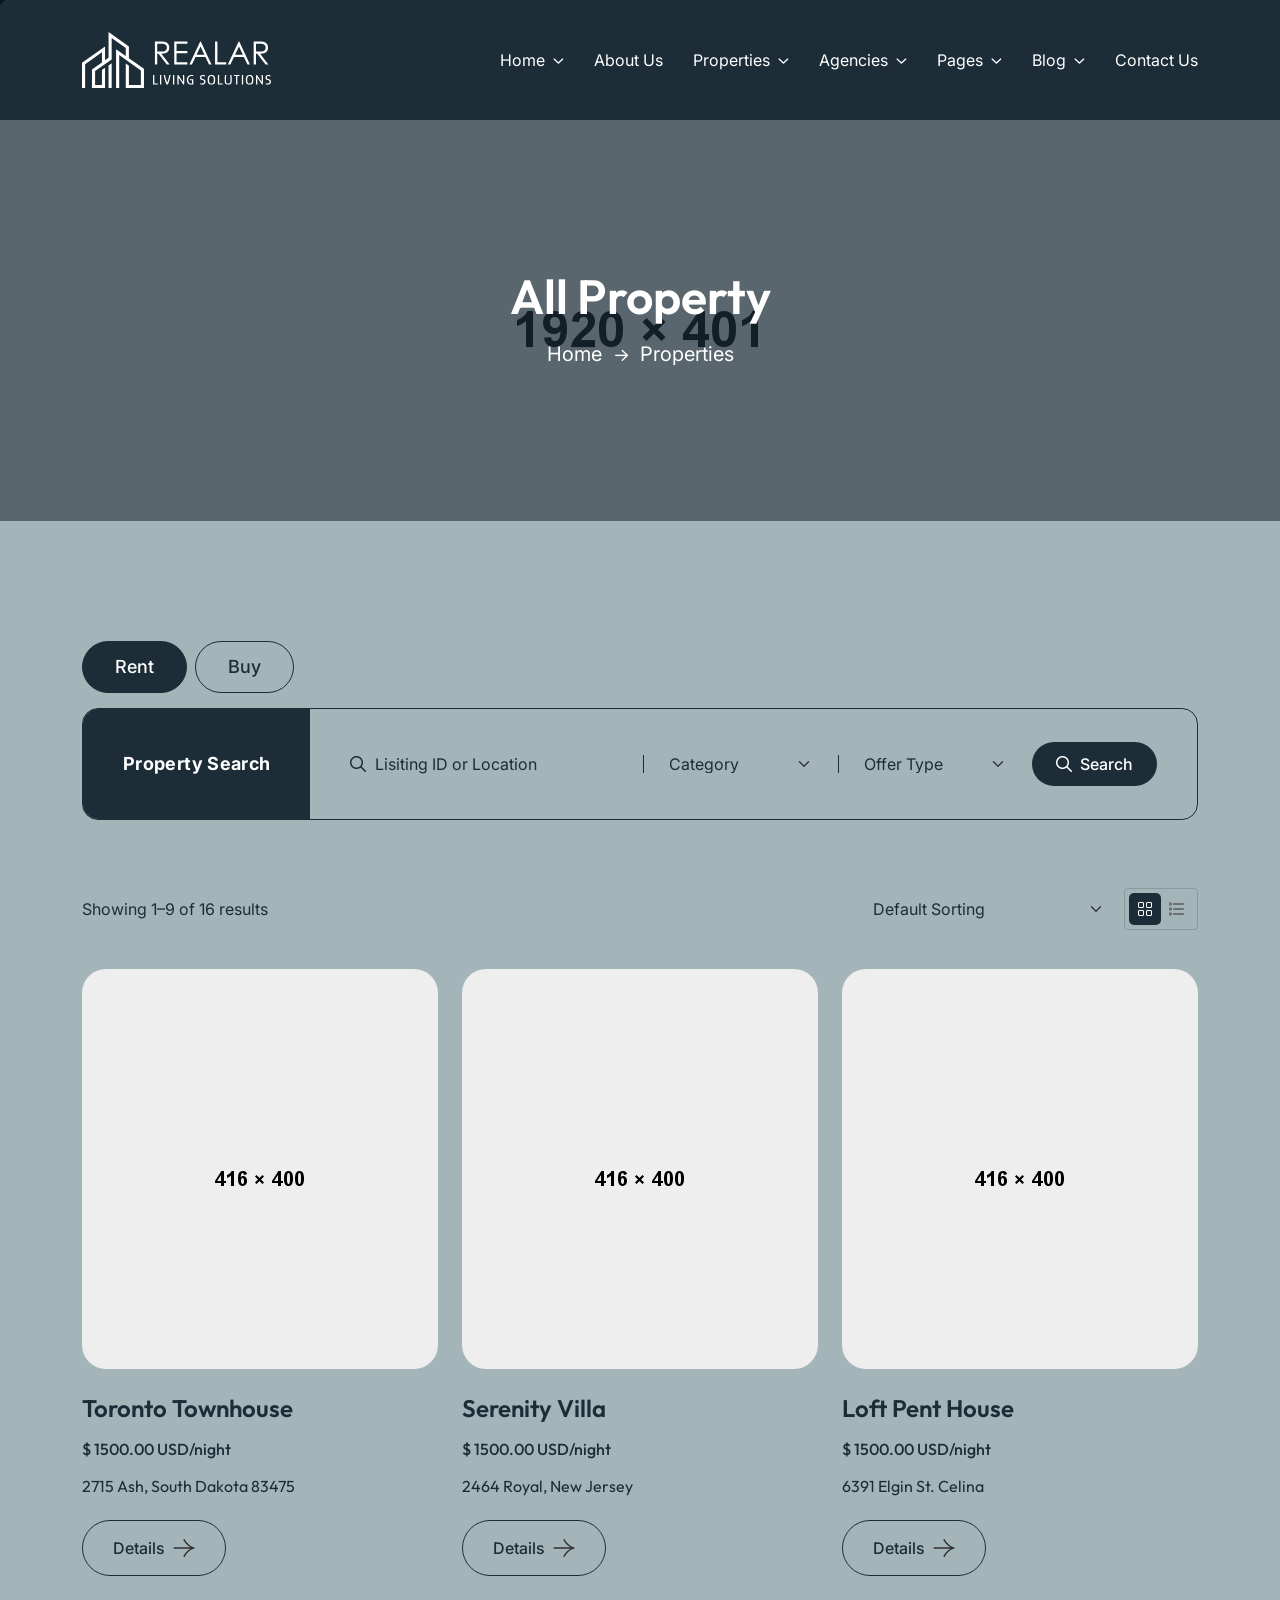
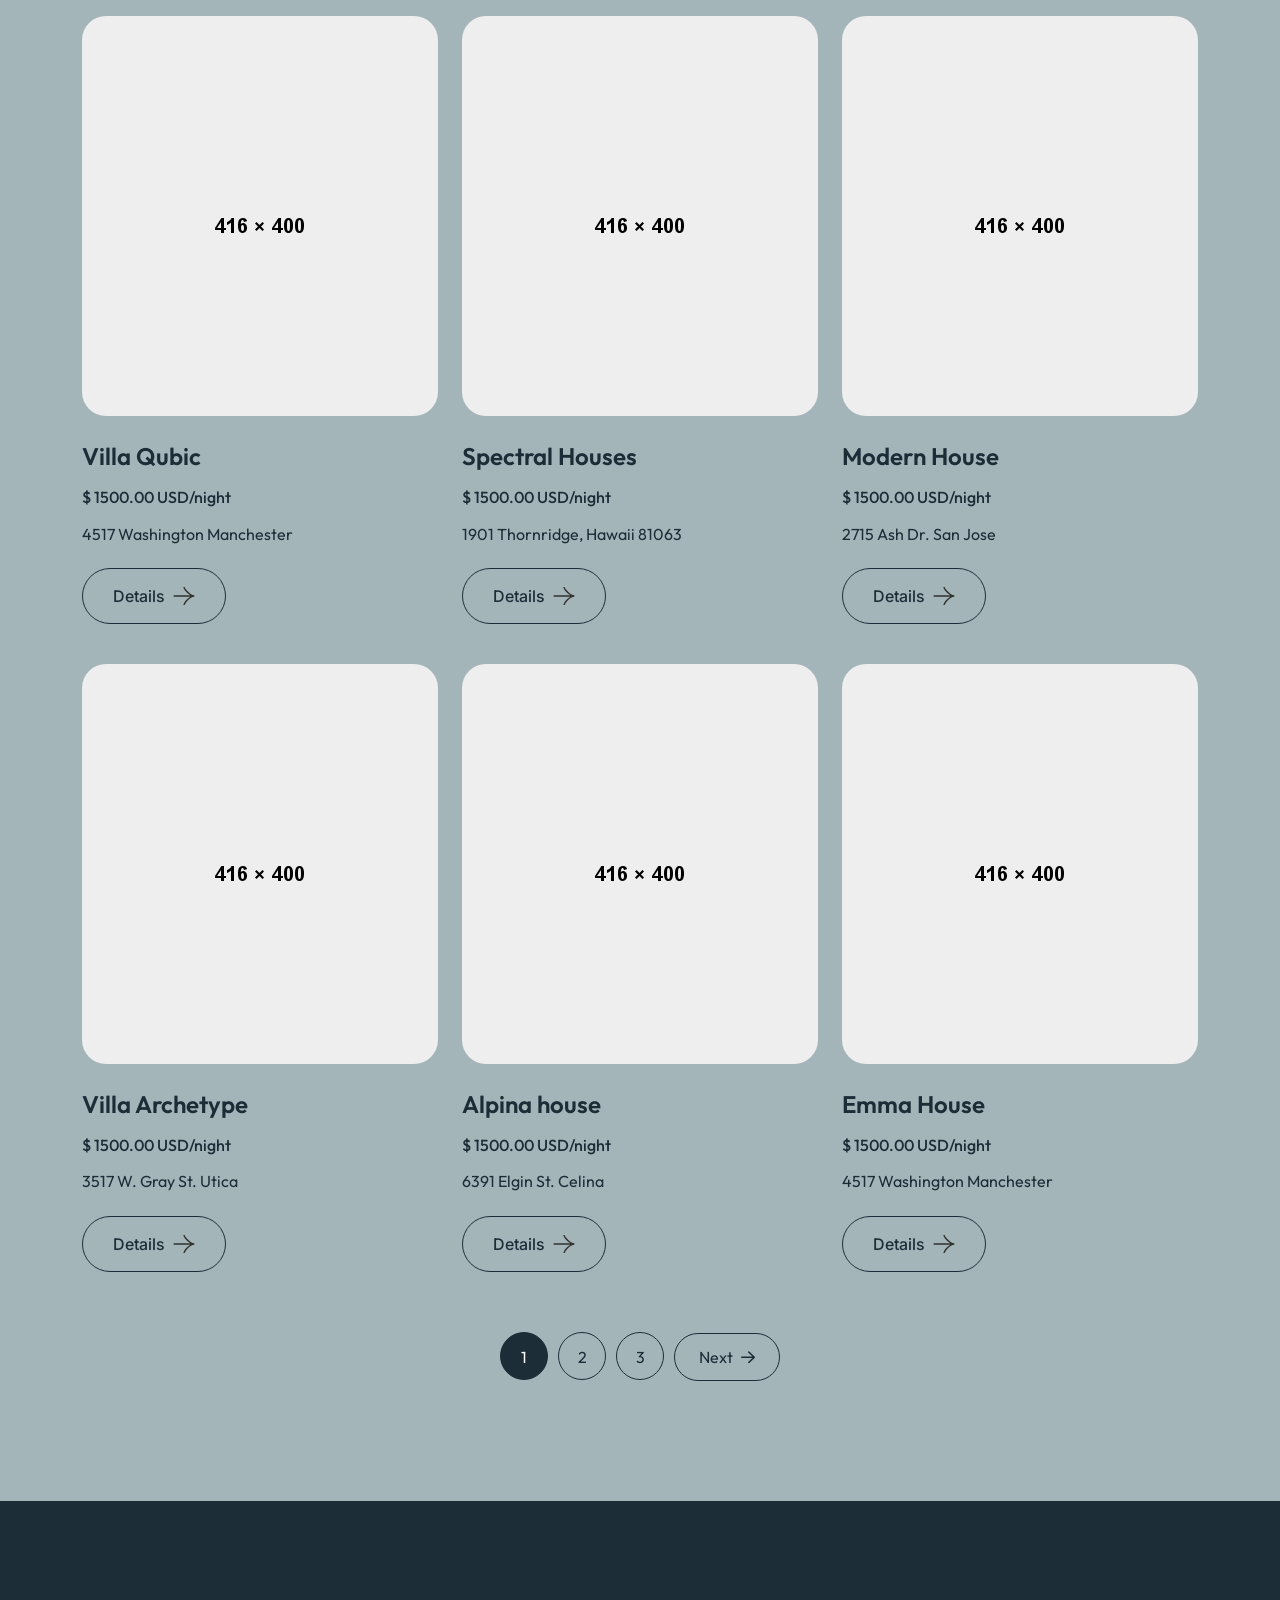
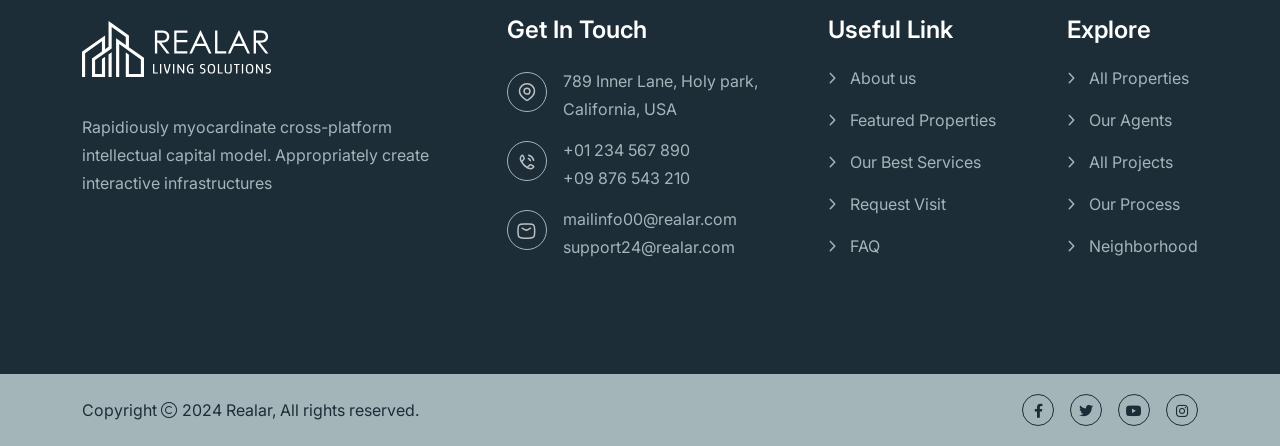
<file: property.html>
<!doctype html>
<html class="no-js" lang="zxx" dir="ltr">

<head>
    <meta charset="utf-8">
    <meta http-equiv="x-ua-compatible" content="ie=edge">
    <title>Realar - Real Estate Apartment Complex HTML Template - Property</title>
    <meta name="author" content="Realar">
    <meta name="description" content="Realar - Real Estate Apartment Complex HTML Template">
    <meta name="keywords" content="Realar - Real Estate Apartment Complex HTML Template">
    <meta name="robots" content="INDEX,FOLLOW">

    <!-- Mobile Specific Metas -->
    <meta name="viewport" content="width=device-width, initial-scale=1, shrink-to-fit=no">

    <!-- Favicons - Place favicon.ico in the root directory -->
    <link rel="apple-touch-icon" sizes="57x57" href="assets/img/favicons/apple-icon-57x57.png">
    <link rel="apple-touch-icon" sizes="60x60" href="assets/img/favicons/apple-icon-60x60.png">
    <link rel="apple-touch-icon" sizes="72x72" href="assets/img/favicons/apple-icon-72x72.png">
    <link rel="apple-touch-icon" sizes="76x76" href="assets/img/favicons/apple-icon-76x76.png">
    <link rel="apple-touch-icon" sizes="114x114" href="assets/img/favicons/apple-icon-114x114.png">
    <link rel="apple-touch-icon" sizes="120x120" href="assets/img/favicons/apple-icon-120x120.png">
    <link rel="apple-touch-icon" sizes="144x144" href="assets/img/favicons/apple-icon-144x144.png">
    <link rel="apple-touch-icon" sizes="152x152" href="assets/img/favicons/apple-icon-152x152.png">
    <link rel="apple-touch-icon" sizes="180x180" href="assets/img/favicons/apple-icon-180x180.png">
    <link rel="icon" type="image/png" sizes="192x192" href="assets/img/favicons/android-icon-192x192.png">
    <link rel="icon" type="image/png" sizes="32x32" href="assets/img/favicons/favicon-32x32.png">
    <link rel="icon" type="image/png" sizes="96x96" href="assets/img/favicons/favicon-96x96.png">
    <link rel="icon" type="image/png" sizes="16x16" href="assets/img/favicons/favicon-16x16.png">
    <link rel="manifest" href="assets/img/favicons/manifest.json">
    <meta name="msapplication-TileColor" content="#ffffff">
    <meta name="msapplication-TileImage" content="assets/img/favicons/ms-icon-144x144.png">
    <meta name="theme-color" content="#ffffff">

    <!--==============================
	  Google Fonts
	============================== -->
    <link rel="preconnect" href="https://fonts.googleapis.com">
    <link rel="preconnect" href="https://fonts.gstatic.com" crossorigin>
    <link href="https://fonts.googleapis.com/css2?family=Inter:wght@100..900&family=Outfit:wght@100..900&display=swap" rel="stylesheet">

    <!--==============================
	    All CSS File
	============================== -->
    <!-- Bootstrap -->
    <link rel="stylesheet" href="assets/css/bootstrap.min.css">
    <!-- Fontawesome Icon -->
    <link rel="stylesheet" href="assets/css/fontawesome.min.css">
    <!-- Magnific Popup -->
    <link rel="stylesheet" href="assets/css/magnific-popup.min.css">
    <!-- Swiper Js -->
    <link rel="stylesheet" href="assets/css/swiper-bundle.min.css">

    <!-- Theme Custom CSS -->
    <link rel="stylesheet" href="assets/css/style.css">

</head>

<body class="bg-light">

    <!--[if lte IE 9]>
    	<p class="browserupgrade">You are using an <strong>outdated</strong> browser. Please <a href="https://browsehappy.com/">upgrade your browser</a> to improve your experience and security.</p>
  	<![endif]-->


    <!--********************************
   		Code Start From Here 
	******************************** -->
    <div class="cursor-follower"></div>

    <!-- slider drag cursor -->
    <div class="slider-drag-cursor"><i class="fas fa-angle-left me-2"></i> DRAG <i class="fas fa-angle-right ms-2"></i></div>

    <!--==============================
     Preloader
  ==============================-->
    <div id="preloader" class="preloader ">
        <button class="th-btn style2 preloaderCls">Cancel Preloader </button>
        <div id="loader" class="th-preloader">
            <div class="animation-preloader">
                <div class="txt-loading">
                    <span preloader-text="R" class="characters">R</span>

                    <span preloader-text="E" class="characters">E</span>

                    <span preloader-text="A" class="characters">A</span>

                    <span preloader-text="L" class="characters">L</span>

                    <span preloader-text="A" class="characters">A</span>

                    <span preloader-text="R" class="characters">R</span>
                </div>
            </div>
        </div>
    </div> <!--==============================
    Mobile Menu
  ============================== -->
    <div class="th-menu-wrapper onepage-nav">
        <div class="th-menu-area text-center">
            <button class="th-menu-toggle"><i class="fal fa-times"></i></button>
            <div class="mobile-logo">
                <a href="index.html">
                    <img src="assets/img/logo-white.svg" alt="Realar">
                </a>
            </div>
            <div class="th-mobile-menu">
                <ul>
                    <li class="menu-item-has-children">
                        <a href="index.html">
                            Home
                        </a>
                        <ul class="sub-menu">
                            <li class="menu-item-has-children">
                                <a href="#">Multipage</a>
                                <ul class="sub-menu">
                                    <li><a href="index.html">Luxury Duplex</a></li>
                                    <li><a href="home-2.html">Real Estate Agency</a></li>
                                    <li><a href="home-3.html">Commercial Real Estate</a></li>
                                    <li><a href="home-4.html">Luxury Apartment</a></li>
                                    <li><a href="home-5.html">Residencial Real Estate</a></li>
                                    <li><a href="home-6.html">Urban Real Estate</a></li>
                                    <li><a href="home-7.html">Industrial Demo</a></li>
                                    <!-- <li><a href="home-8.html">Commercial Apartment</a></li> 
                    <li><a href="home-9.html">Vacation Rental</a></li> 
                    <li><a href="home-10.html">Residencial Apartment</a></li> 
                    <li><a href="home-11.html">Architectural Demo</a></li>  -->
                                </ul>
                            </li>
                            <li class="menu-item-has-children">
                                <a href="#">Onepage</a>
                                <ul class="sub-menu">
                                    <li><a href="home-1-op.html">Luxury Duplex</a></li>
                                    <li><a href="home-2-op.html">Real Estate Agency</a></li>
                                    <li><a href="home-3-op.html">Commercial Real Estate</a></li>
                                    <li><a href="home-4-op.html">Luxury Apartment</a></li>
                                    <li><a href="home-5-op.html">Residencial Real Estate</a></li>
                                    <li><a href="home-6-op.html">Urban Real Estate</a></li>
                                    <li><a href="home-7-op.html">Industrial Demo</a></li>
                                    <!-- <li><a href="home-8-op.html">Commercial Apartment</a></li> 
                    <li><a href="home-9-op.html">Vacation Rental</a></li> 
                    <li><a href="home-10-op.html">Residencial Apartment</a></li> 
                    <li><a href="home-11-op.html">Architectural Demo</a></li>  -->
                                </ul>
                            </li>
                            <li class="menu-item-has-children">
                                <a href="#">RTL</a>
                                <ul class="sub-menu">
                                    <li><a href="home-1-rtl.html">Luxury Duplex</a></li>
                                    <li><a href="home-2-rtl.html">Real Estate Agency</a></li>
                                    <li><a href="home-3-rtl.html">Commercial Real Estate</a></li>
                                    <li><a href="home-4-rtl.html">Luxury Apartment</a></li>
                                    <li><a href="home-5-rtl.html">Residencial Real Estate</a></li>
                                    <li><a href="home-6-rtl.html">Urban Real Estate</a></li>
                                    <li><a href="home-7-rtl.html">Industrial Demo</a></li>
                                    <!-- <li><a href="home-8-rtl.html">Commercial Apartment</a></li> 
                    <li><a href="home-9-rtl.html">Vacation Rental</a></li> 
                    <li><a href="home-10-rtl.html">Residencial Apartment</a></li> 
                    <li><a href="home-11-rtl.html">Architectural Demo</a></li>  -->
                                </ul>
                            </li>
                        </ul>
                    </li>
                    <li><a href="about.html">
                            About Us
                        </a></li>
                    <li class="menu-item-has-children">
                        <a href="property.html">
                            Properties
                        </a>
                        <ul class="sub-menu">
                            <li><a href="property.html">
                                    Properties
                                </a></li>
                            <li><a href="property-details.html">
                                    Property Details
                                </a></li>
                        </ul>
                    </li>
                    <li class="menu-item-has-children">
                        <a href="agency.html">
                            Agencies
                        </a>
                        <ul class="sub-menu">
                            <li><a href="agency.html">
                                    Agencies
                                </a></li>
                            <li><a href="agency-details.html">
                                    Agencies Details
                                </a></li>
                        </ul>
                    </li>
                    <li class="menu-item-has-children">
                        <a href="#">
                            Pages
                        </a>
                        <ul class="sub-menu">
                            <li><a href="team.html">
                                    Agent Page
                                </a></li>
                            <li><a href="team-details.html">
                                    Agent Details
                                </a></li>
                            <li><a href="pricing.html">
                                    Pricing Page
                                </a></li>
                            <li class="menu-item-has-children"><a href="shop.html">
                                    Shop Page
                                </a>
                                <ul class="sub-menu">
                                    <li><a href="shop.html">
                                            Shop Page
                                        </a></li>
                                    <li><a href="shop-details.html">
                                            Shop Details
                                        </a></li>
                                    <li><a href="cart.html">
                                            Cart Page
                                        </a></li>
                                    <li><a href="checkout.html">
                                            Checkout Page
                                        </a></li>
                                    <li><a href="wishlist.html">
                                            Wistlist Page
                                        </a></li>
                                </ul>
                            </li>
                            <li><a href="error.html">
                                    Error Page
                                </a></li>
                        </ul>
                    </li>
                    <li class="menu-item-has-children">
                        <a href="blog.html">
                            Blog
                        </a>
                        <ul class="sub-menu">
                            <li><a href="blog.html">
                                    Blog Page
                                </a></li>
                            <li><a href="blog-details.html">
                                    Blog Details
                                </a></li>
                        </ul>
                    </li>
                    <li><a href="contact.html">
                            Contact Us
                        </a></li>
                </ul>
            </div>
        </div>
    </div><!--==============================
    Sidemenu
============================== -->
    <div class="sidemenu-wrapper sidemenu-info d-none d-lg-block ">
        <div class="sidemenu-content">
            <button class="closeButton sideMenuCls"><i class="far fa-times"></i></button>
            <div class="widget  ">
                <div class="th-widget-about">
                    <div class="about-logo">
                        <a href="index.html"><img src="assets/img/logo.svg" alt="Realar"></a>
                    </div>
                    <p class="about-text"> Rapidiously myocardinate cross-platform intellectual capital model. Appropriately create interactive infrastructures</p>
                </div>
            </div>
            <div class="widget  ">
                <h3 class="widget_title">Get In Touch</h3>
                <div class="th-widget-contact">
                    <div class="info-box_text">
                        <div class="icon"><img src="assets/img/icon/location-dot.svg" alt="img"></div>
                        <div class="details">
                            <p>789 Inner Lane, Holy park,</p>
                            <p>California, USA</p>
                        </div>
                    </div>
                    <div class="info-box_text">
                        <div class="icon">
                            <img src="assets/img/icon/phone.svg" alt="img">
                        </div>
                        <div class="details">
                            <p><a href="tel:+0123456789" class="info-box_link">+01 234 567 890</a></p>
                            <p><a href="tel:+09876543210" class="info-box_link">+09 876 543 210</a></p>
                        </div>
                    </div>
                    <div class="info-box_text">
                        <div class="icon">
                            <img src="assets/img/icon/envelope.svg" alt="img">
                        </div>
                        <div class="details">
                            <p><a href="mailto:mailinfo00@realar.com" class="info-box_link">mailinfo00@realar.com</a></p>
                            <p><a href="mailto:support24@realar.com" class="info-box_link">support24@realar.com</a></p>
                        </div>
                    </div>
                </div>
            </div>
            <div class="widget newsletter-widget  ">
                <h3 class="widget_title">Subscribe Now</h3>
                <form class="newsletter-form">
                    <div class="form-group">
                        <input class="form-control" type="email" placeholder="Email Address" required="">
                        <button type="submit" class="th-btn"><i class="far fa-paper-plane text-theme"></i></button>
                    </div>
                </form>
                <div class="th-social style2">
                    <a href="https://www.facebook.com/"><i class="fab fa-facebook-f"></i></a>
                    <a href="https://www.twitter.com/"><i class="fab fa-twitter"></i></a>
                    <a href="https://www.linkedin.com/"><i class="fab fa-linkedin-in"></i></a>
                    <a href="https://www.behance.com/"><i class="fab fa-behance"></i></a>
                    <a href="https://www.vimeo.com/"><i class="fab fa-vimeo-v"></i></a>
                </div>
            </div>
        </div>
    </div><!--==============================
	Header Area
==============================-->
    <header class="th-header header-default">
        <div class="sticky-wrapper">
            <!-- Main Menu Area -->
            <div class="menu-area">
                <div class="container">
                    <div class="row align-items-center justify-content-between">
                        <div class="col-auto">
                            <div class="header-logo">
                                <a href="index.html">
                                    <img src="assets/img/logo-white2.svg" alt="Realar">
                                </a>
                            </div>
                        </div>
                        <div class="col-auto">
                            <nav class="main-menu d-none d-lg-inline-block">
                                <ul>
                                    <li class="menu-item-has-children">
                                        <a href="index.html">
                                            Home
                                        </a>
                                        <ul class="mega-menu mega-menu-content">
                                            <li>
                                                <div class="container">
                                                    <div class="row gy-4">
                                                        <div class="col-lg-3">
                                                            <div class="mega-menu-box">
                                                                <div class="mega-menu-img">
                                                                    <img src="assets/img/pages/index.jpg" alt="Home One">
                                                                    <div class="btn-wrap">
                                                                        <a href="index.html" class="th-btn style-border">Multipage</a>
                                                                        <a href="home-1-op.html" class="th-btn style-border">Onepage</a>
                                                                        <a href="home-1-rtl.html" class="th-btn style-border">RTL Demo</a>
                                                                    </div>
                                                                </div>
                                                                <h3 class="mega-menu-title"><a href="index.html">Luxury Duplex</a></h3>
                                                            </div>
                                                        </div>
                                                        <div class="col-lg-3">
                                                            <div class="mega-menu-box">
                                                                <div class="mega-menu-img">
                                                                    <img src="assets/img/pages/home-2.jpg" alt="Home Two">
                                                                    <div class="btn-wrap">
                                                                        <a href="home-2.html" class="th-btn style-border">Multipage</a>
                                                                        <a href="home-2-op.html" class="th-btn style-border">Onepage</a>
                                                                        <a href="home-2-rtl.html" class="th-btn style-border">RTL Demo</a>
                                                                    </div>
                                                                </div>
                                                                <h3 class="mega-menu-title"><a href="home-2.html">Real Estate Agency</a></h3>
                                                            </div>
                                                        </div>
                                                        <div class="col-lg-3">
                                                            <div class="mega-menu-box">
                                                                <div class="mega-menu-img">
                                                                    <img src="assets/img/pages/home-3.jpg" alt="Home Three">
                                                                    <div class="btn-wrap">
                                                                        <a href="home-3.html" class="th-btn style-border">Multipage</a>
                                                                        <a href="home-3-op.html" class="th-btn style-border">Onepage</a>
                                                                        <a href="home-3-rtl.html" class="th-btn style-border">RTL Demo</a>
                                                                    </div>
                                                                </div>
                                                                <h3 class="mega-menu-title"><a href="home-3.html">Commercial Real Estate</a></h3>
                                                            </div>
                                                        </div>
                                                        <div class="col-lg-3">
                                                            <div class="mega-menu-box">
                                                                <div class="mega-menu-img">
                                                                    <img src="assets/img/pages/home-4.jpg" alt="Home Four">
                                                                    <div class="btn-wrap">
                                                                        <a href="home-4.html" class="th-btn style-border">Multipage</a>
                                                                        <a href="home-4-op.html" class="th-btn style-border">Onepage</a>
                                                                        <a href="home-4-rtl.html" class="th-btn style-border">RTL Demo</a>
                                                                    </div>
                                                                </div>
                                                                <h3 class="mega-menu-title"><a href="home-4.html">Luxury Apartment</a></h3>
                                                            </div>
                                                        </div>
                                                        <div class="col-lg-3">
                                                            <div class="mega-menu-box">
                                                                <div class="mega-menu-img">
                                                                    <img src="assets/img/pages/home-5.jpg" alt="Home Five">
                                                                    <div class="btn-wrap">
                                                                        <a href="home-5.html" class="th-btn style-border">Multipage</a>
                                                                        <a href="home-5-op.html" class="th-btn style-border">Onepage</a>
                                                                        <a href="home-5-rtl.html" class="th-btn style-border">RTL Demo</a>
                                                                    </div>
                                                                </div>
                                                                <h3 class="mega-menu-title"><a href="home-5.html">Residencial Real Estate</a></h3>
                                                            </div>
                                                        </div>
                                                        <div class="col-lg-3">
                                                            <div class="mega-menu-box">
                                                                <div class="mega-menu-img">
                                                                    <img src="assets/img/pages/home-6.jpg" alt="Home Six">
                                                                    <div class="btn-wrap">
                                                                        <a href="home-6.html" class="th-btn style-border">Multipage</a>
                                                                        <a href="home-6-op.html" class="th-btn style-border">Onepage</a>
                                                                        <a href="home-6-rtl.html" class="th-btn style-border">RTL Demo</a>
                                                                    </div>
                                                                </div>
                                                                <h3 class="mega-menu-title"><a href="home-6.html">Urban Real Estate</a></h3>
                                                            </div>
                                                        </div>
                                                        <div class="col-lg-3">
                                                            <div class="mega-menu-box">
                                                                <div class="mega-menu-img">
                                                                    <img src="assets/img/pages/home-7.jpg" alt="Home Seven">
                                                                    <div class="btn-wrap">
                                                                        <a href="home-7.html" class="th-btn style-border">Multipage</a>
                                                                        <a href="home-7-op.html" class="th-btn style-border">Onepage</a>
                                                                        <a href="home-7-rtl.html" class="th-btn style-border">RTL Demo</a>
                                                                    </div>
                                                                </div>
                                                                <h3 class="mega-menu-title"><a href="home-7.html">Industrial Demo</a></h3>
                                                            </div>
                                                        </div>
                                                        <!-- <div class="col-lg-3">
                    <div class="mega-menu-box">
                        <div class="mega-menu-img">
                            <img src="assets/img/pages/home-8.jpg" alt="Home Eight">
                            <div class="btn-wrap">
                                <a href="home-8.html" class="th-btn style-border">Multipage</a>
                                <a href="home-8-op.html" class="th-btn style-border">Onepage</a>
                                <a href="home-8-rtl.html" class="th-btn style-border">RTL Demo</a>
                            </div>
                        </div>
                        <h3 class="mega-menu-title"><a href="home-8.html">Commercial Apartment</a></h3>                        
                    </div>
                </div>
                <div class="col-lg-3">
                    <div class="mega-menu-box">
                        <div class="mega-menu-img">
                            <img src="assets/img/pages/home-9.jpg" alt="Home Nine">
                            <div class="btn-wrap">
                                <a href="home-9.html" class="th-btn style-border">Multipage</a>
                                <a href="home-9-op.html" class="th-btn style-border">Onepage</a>
                                <a href="home-9-rtl.html" class="th-btn style-border">RTL Demo</a>
                            </div>
                        </div>
                        <h3 class="mega-menu-title"><a href="home-9.html">Vacation Rental</a></h3>                        
                    </div>
                </div>
                <div class="col-lg-3">
                    <div class="mega-menu-box">
                        <div class="mega-menu-img">
                            <img src="assets/img/pages/home-10.jpg" alt="Home Ten">
                            <div class="btn-wrap">
                                <a href="home-10.html" class="th-btn style-border">Multipage</a>
                                <a href="home-10-op.html" class="th-btn style-border">Onepage</a>
                                <a href="home-10-rtl.html" class="th-btn style-border">RTL Demo</a>
                            </div>
                        </div>
                        <h3 class="mega-menu-title"><a href="home-10.html">Residencial Apartment</a></h3>                        
                    </div>
                </div>
                <div class="col-lg-3">
                    <div class="mega-menu-box">
                        <div class="mega-menu-img">
                            <img src="assets/img/pages/home-11.jpg" alt="Home Eleven">
                            <div class="btn-wrap">
                                <a href="home-11.html" class="th-btn style-border">Multipage</a>
                                <a href="home-11-op.html" class="th-btn style-border">Onepage</a>
                                <a href="home-11-rtl.html" class="th-btn style-border">RTL Demo</a>
                            </div>
                        </div>
                        <h3 class="mega-menu-title"><a href="home-11.html">Architectural Demo</a></h3>                        
                    </div>
                </div> -->
                                                    </div>
                                                </div>
                                            </li>
                                        </ul>
                                    </li>
                                    <li><a href="about.html">
                                            About Us
                                        </a></li>
                                    <li class="menu-item-has-children">
                                        <a href="property.html">
                                            Properties
                                        </a>
                                        <ul class="sub-menu">
                                            <li><a href="property.html">
                                                    Properties
                                                </a></li>
                                            <li><a href="property-details.html">
                                                    Property Details
                                                </a></li>
                                        </ul>
                                    </li>
                                    <li class="menu-item-has-children">
                                        <a href="agency.html">
                                            Agencies
                                        </a>
                                        <ul class="sub-menu">
                                            <li><a href="agency.html">
                                                    Agencies
                                                </a></li>
                                            <li><a href="agency-details.html">
                                                    Agencies Details
                                                </a></li>
                                        </ul>
                                    </li>
                                    <li class="menu-item-has-children">
                                        <a href="#">
                                            Pages
                                        </a>
                                        <ul class="sub-menu">
                                            <li><a href="team.html">
                                                    Agent Page
                                                </a></li>
                                            <li><a href="team-details.html">
                                                    Agent Details
                                                </a></li>
                                            <li><a href="pricing.html">
                                                    Pricing Page
                                                </a></li>
                                            <li class="menu-item-has-children"><a href="shop.html">
                                                    Shop Page
                                                </a>
                                                <ul class="sub-menu">
                                                    <li><a href="shop.html">
                                                            Shop Page
                                                        </a></li>
                                                    <li><a href="shop-details.html">
                                                            Shop Details
                                                        </a></li>
                                                    <li><a href="cart.html">
                                                            Cart Page
                                                        </a></li>
                                                    <li><a href="checkout.html">
                                                            Checkout Page
                                                        </a></li>
                                                    <li><a href="wishlist.html">
                                                            Wistlist Page
                                                        </a></li>
                                                </ul>
                                            </li>
                                            <li><a href="error.html">
                                                    Error Page
                                                </a></li>
                                        </ul>
                                    </li>
                                    <li class="menu-item-has-children">
                                        <a href="blog.html">
                                            Blog
                                        </a>
                                        <ul class="sub-menu">
                                            <li><a href="blog.html">
                                                    Blog Page
                                                </a></li>
                                            <li><a href="blog-details.html">
                                                    Blog Details
                                                </a></li>
                                        </ul>
                                    </li>
                                    <li><a href="contact.html">
                                            Contact Us
                                        </a></li>
                                </ul>
                            </nav>
                            <div class="header-button d-flex d-lg-none">
                                <button type="button" class="th-menu-toggle sidebar-btn">
                                    <span class="line"></span>
                                    <span class="line"></span>
                                    <span class="line"></span>
                                </button>
                            </div>
                        </div>
                        <div class="col-auto d-none d-xxl-block">
                            <div class="header-button">
                                <a href="contact.html" class="th-btn style-border th-btn-icon">Request A Visit</a>
                                <button type="button" class="simple-icon sideMenuInfo sidebar-btn style2">
                                    <span class="line"></span>
                                    <span class="line"></span>
                                    <span class="line"></span>
                                </button>
                            </div>
                        </div>
                    </div>
                </div>
            </div>
        </div>
    </header>


    <!--==============================
    Breadcumb
============================== -->
    <div class="breadcumb-wrapper " data-bg-src="assets/img/bg/breadcumb-bg.jpg">
        <div class="container">
            <div class="row justify-content-center">
                <div class="col-xl-9">
                    <div class="breadcumb-content">
                        <h1 class="breadcumb-title">All Property</h1>
                        <ul class="breadcumb-menu">
                            <li><a href="index.html">Home</a></li>
                            <li>Properties</li>
                        </ul>
                    </div>
                </div>
            </div>
        </div>
    </div><!--==============================
Property Page Area
==============================-->
    <section class="space-top space-extra-bottom">
        <div class="container">
            <ul class="nav nav-tabs property-tab" role="tablist">
                <li class="nav-item" role="presentation">
                    <button class="nav-link active" id="rent-tab" data-bs-toggle="tab" data-bs-target="#rent-tab-pane" type="button" role="tab" aria-controls="rent-tab-pane" aria-selected="true">Rent</button>
                </li>
                <li class="nav-item" role="presentation">
                    <button class="nav-link" id="buy-tab" data-bs-toggle="tab" data-bs-target="#buy-tab-pane" type="button" role="tab" aria-controls="buy-tab-pane" aria-selected="false">Buy</button>
                </li>
            </ul>
            <div class="tab-content">
                <div class="tab-pane fade show active" id="rent-tab-pane" role="tabpanel" aria-labelledby="rent-tab" tabindex="0">
                    <form class="property-search-form">
                        <label>Property Search</label>
                        <div class="form-group">
                            <i class="far fa-search"></i>
                            <input class="form-control" type="text" placeholder="Lisiting ID or Location">
                        </div>
                        <select class="form-select">
                            <option value="category" selected="selected">Category</option>
                            <option value="luxury">Luxury</option>
                            <option value="commercial">Commercial</option>
                        </select>
                        <select class="form-select">
                            <option value="offer_type" selected="selected">Offer Type</option>
                            <option value="popularity">Popularity</option>
                            <option value="rating">Rating</option>
                            <option value="date">Latest</option>
                        </select>
                        <button class="th-btn" type="submit"><i class="far fa-search"></i> Search</button>
                    </form>
                </div>
                <div class="tab-pane fade" id="buy-tab-pane" role="tabpanel" aria-labelledby="buy-tab" tabindex="0">
                    <form class="property-search-form">
                        <label>Property Search</label>
                        <div class="form-group">
                            <i class="far fa-search"></i>
                            <input class="form-control" type="text" placeholder="Lisiting ID or Location">
                        </div>
                        <select class="form-select">
                            <option value="category" selected="selected">Category</option>
                            <option value="luxury">Luxury</option>
                            <option value="commercial">Commercial</option>
                        </select>
                        <select class="form-select">
                            <option value="offer_type" selected="selected">Offer Type</option>
                            <option value="popularity">Popularity</option>
                            <option value="rating">Rating</option>
                            <option value="date">Latest</option>
                        </select>
                        <button class="th-btn" type="submit"><i class="far fa-search"></i> Search</button>
                    </form>
                </div>
            </div>
            <div class="th-sort-bar">
                <div class="row justify-content-between align-items-center">
                    <div class="col-md">
                        <p class="woocommerce-result-count">Showing 1–9 of 16 results</p>
                    </div>

                    <div class="col-md-auto">
                        <div class="sorting-filter-wrap">
                            <form class="woocommerce-ordering" method="get">
                                <select name="orderby" class="orderby" aria-label="Shop order">
                                    <option value="menu_order" selected="selected">Default Sorting</option>
                                    <option value="popularity">Sort by popularity</option>
                                    <option value="rating">Sort by average rating</option>
                                    <option value="date">Sort by latest</option>
                                    <option value="price">Sort by price: low to high</option>
                                    <option value="price-desc">Sort by price: high to low</option>
                                </select>
                            </form>
                            <div class="nav" role=tablist>
                                <a class="active" href="#" id="tab-shop-list" data-bs-toggle="tab" data-bs-target="#tab-list" role="tab" aria-controls="tab-grid" aria-selected="false"><i class="fa-light fa-grid-2"></i></a>
                                <a href="#" id="tab-shop-grid" data-bs-toggle="tab" data-bs-target="#tab-grid" role="tab" aria-controls="tab-grid" aria-selected="true"><i class="fa-solid fa-list"></i></a>
                            </div>
                        </div>
                    </div>
                </div>
            </div>
            <div class="tab-content" id="nav-tabContent">
                <div class="tab-pane fade active show" id="tab-list" role="tabpanel" aria-labelledby="tab-shop-list">
                    <div class="row gy-40">
                        <div class="col-md-6 col-xl-4">
                            <div class="property-card2">
                                <div class="property-card-thumb img-shine">
                                    <img src="assets/img/property/property-s-1-1.jpg" alt="img">
                                </div>
                                <div class="property-card-details">
                                    <div class="media-left">
                                        <h4 class="property-card-title"><a href="property-details.html">Toronto Townhouse</a></h4>
                                        <h5 class="property-card-price">$ 1500.00 USD/night</h5>
                                        <p class="property-card-location">2715 Ash, South Dakota 83475</p>
                                    </div>
                                    <div class="btn-wrap">
                                        <a href="property-details.html" class="th-btn style-border2 th-btn-icon">Details</a>
                                    </div>
                                </div>
                            </div>
                        </div>

                        <div class="col-md-6 col-xl-4">
                            <div class="property-card2">
                                <div class="property-card-thumb img-shine">
                                    <img src="assets/img/property/property-s-1-2.jpg" alt="img">
                                </div>
                                <div class="property-card-details">
                                    <div class="media-left">
                                        <h4 class="property-card-title"><a href="property-details.html">Serenity Villa</a></h4>
                                        <h5 class="property-card-price">$ 1500.00 USD/night</h5>
                                        <p class="property-card-location">2464 Royal, New Jersey</p>
                                    </div>
                                    <div class="btn-wrap">
                                        <a href="property-details.html" class="th-btn style-border2 th-btn-icon">Details</a>
                                    </div>
                                </div>
                            </div>
                        </div>

                        <div class="col-md-6 col-xl-4">
                            <div class="property-card2">
                                <div class="property-card-thumb img-shine">
                                    <img src="assets/img/property/property-s-1-3.jpg" alt="img">
                                </div>
                                <div class="property-card-details">
                                    <div class="media-left">
                                        <h4 class="property-card-title"><a href="property-details.html">Loft Pent House</a></h4>
                                        <h5 class="property-card-price">$ 1500.00 USD/night</h5>
                                        <p class="property-card-location">6391 Elgin St. Celina</p>
                                    </div>
                                    <div class="btn-wrap">
                                        <a href="property-details.html" class="th-btn style-border2 th-btn-icon">Details</a>
                                    </div>
                                </div>
                            </div>
                        </div>

                        <div class="col-md-6 col-xl-4">
                            <div class="property-card2">
                                <div class="property-card-thumb img-shine">
                                    <img src="assets/img/property/property-s-1-4.jpg" alt="img">
                                </div>
                                <div class="property-card-details">
                                    <div class="media-left">
                                        <h4 class="property-card-title"><a href="property-details.html">Villa Qubic</a></h4>
                                        <h5 class="property-card-price">$ 1500.00 USD/night</h5>
                                        <p class="property-card-location">4517 Washington Manchester</p>
                                    </div>
                                    <div class="btn-wrap">
                                        <a href="property-details.html" class="th-btn style-border2 th-btn-icon">Details</a>
                                    </div>
                                </div>
                            </div>
                        </div>

                        <div class="col-md-6 col-xl-4">
                            <div class="property-card2">
                                <div class="property-card-thumb img-shine">
                                    <img src="assets/img/property/property-s-1-5.jpg" alt="img">
                                </div>
                                <div class="property-card-details">
                                    <div class="media-left">
                                        <h4 class="property-card-title"><a href="property-details.html">Spectral Houses</a></h4>
                                        <h5 class="property-card-price">$ 1500.00 USD/night</h5>
                                        <p class="property-card-location">1901 Thornridge, Hawaii 81063</p>
                                    </div>
                                    <div class="btn-wrap">
                                        <a href="property-details.html" class="th-btn style-border2 th-btn-icon">Details</a>
                                    </div>
                                </div>
                            </div>
                        </div>

                        <div class="col-md-6 col-xl-4">
                            <div class="property-card2">
                                <div class="property-card-thumb img-shine">
                                    <img src="assets/img/property/property-s-1-6.jpg" alt="img">
                                </div>
                                <div class="property-card-details">
                                    <div class="media-left">
                                        <h4 class="property-card-title"><a href="property-details.html">Modern House</a></h4>
                                        <h5 class="property-card-price">$ 1500.00 USD/night</h5>
                                        <p class="property-card-location">2715 Ash Dr. San Jose</p>
                                    </div>
                                    <div class="btn-wrap">
                                        <a href="property-details.html" class="th-btn style-border2 th-btn-icon">Details</a>
                                    </div>
                                </div>
                            </div>
                        </div>

                        <div class="col-md-6 col-xl-4">
                            <div class="property-card2">
                                <div class="property-card-thumb img-shine">
                                    <img src="assets/img/property/property-s-1-7.jpg" alt="img">
                                </div>
                                <div class="property-card-details">
                                    <div class="media-left">
                                        <h4 class="property-card-title"><a href="property-details.html">Villa Archetype</a></h4>
                                        <h5 class="property-card-price">$ 1500.00 USD/night</h5>
                                        <p class="property-card-location">3517 W. Gray St. Utica</p>
                                    </div>
                                    <div class="btn-wrap">
                                        <a href="property-details.html" class="th-btn style-border2 th-btn-icon">Details</a>
                                    </div>
                                </div>
                            </div>
                        </div>

                        <div class="col-md-6 col-xl-4">
                            <div class="property-card2">
                                <div class="property-card-thumb img-shine">
                                    <img src="assets/img/property/property-s-1-8.jpg" alt="img">
                                </div>
                                <div class="property-card-details">
                                    <div class="media-left">
                                        <h4 class="property-card-title"><a href="property-details.html">Alpina house</a></h4>
                                        <h5 class="property-card-price">$ 1500.00 USD/night</h5>
                                        <p class="property-card-location">6391 Elgin St. Celina</p>
                                    </div>
                                    <div class="btn-wrap">
                                        <a href="property-details.html" class="th-btn style-border2 th-btn-icon">Details</a>
                                    </div>
                                </div>
                            </div>
                        </div>

                        <div class="col-md-6 col-xl-4">
                            <div class="property-card2">
                                <div class="property-card-thumb img-shine">
                                    <img src="assets/img/property/property-s-1-9.jpg" alt="img">
                                </div>
                                <div class="property-card-details">
                                    <div class="media-left">
                                        <h4 class="property-card-title"><a href="property-details.html">Emma House</a></h4>
                                        <h5 class="property-card-price">$ 1500.00 USD/night</h5>
                                        <p class="property-card-location">4517 Washington Manchester</p>
                                    </div>
                                    <div class="btn-wrap">
                                        <a href="property-details.html" class="th-btn style-border2 th-btn-icon">Details</a>
                                    </div>
                                </div>
                            </div>
                        </div>

                    </div>

                </div>
                <div class="tab-pane fade" id="tab-grid" role="tabpanel" aria-labelledby="tab-shop-grid">
                    <div class="property-card-wrap style-dark">
                        <div class="property-thumb">
                            <img src="assets/img/property/property1-1.png" alt="img">
                        </div>
                        <div class="property-card style-dark">
                            <div class="property-card-number">
                                01 </div>
                            <div class="property-card-details">
                                <span class="property-card-subtitle">Apartment</span>
                                <h4 class="property-card-title"><a href="property-details.html">Villa Berkel-Enschot</a></h4>
                                <p class="property-card-text">Rapidiously myocardinate cross-platform intellectual capital model. Appropriately create interactive infrastructures</p>
                                <div class="property-card-price-meta">
                                    <h5 class="property-card-price">$45,000.00</h5>
                                    <div class="property-ratting-wrap">
                                        <div class="star-ratting">
                                            <i class="fas fa-star"></i>
                                            4.9
                                        </div>
                                        10 Review
                                    </div>
                                </div>
                                <div class="property-card-meta">
                                    <span><img src="assets/img/icon/property-icon1-1.svg" alt="img">Bed 4</span>
                                    <span class="divider-line"></span>
                                    <span><img src="assets/img/icon/property-icon1-2.svg" alt="img">Bath 2</span>
                                    <span class="divider-line"></span>
                                    <span><img src="assets/img/icon/property-icon1-3.svg" alt="img">1500 sqft</span>
                                </div>
                                <div class="property-btn-wrap">
                                    <div class="property-author-wrap">
                                        <img src="assets/img/property/property-user-1-1.png" alt="img">
                                        <a href="property-details.html">Admin</a>
                                    </div>
                                    <a href="property-details.html" class="th-btn style-border2 th-btn-icon">Details</a>
                                </div>
                            </div>
                        </div>
                    </div>

                    <div class="property-card-wrap style-dark">
                        <div class="property-thumb">
                            <img src="assets/img/property/property1-2.png" alt="img">
                        </div>
                        <div class="property-card style-dark">
                            <div class="property-card-number">
                                02 </div>
                            <div class="property-card-details">
                                <span class="property-card-subtitle">Apartment</span>
                                <h4 class="property-card-title"><a href="property-details.html">Toronto Townhouse</a></h4>
                                <p class="property-card-text">Rapidiously myocardinate cross-platform intellectual capital model. Appropriately create interactive infrastructures</p>
                                <div class="property-card-price-meta">
                                    <h5 class="property-card-price">$45,000.00</h5>
                                    <div class="property-ratting-wrap">
                                        <div class="star-ratting">
                                            <i class="fas fa-star"></i>
                                            4.9
                                        </div>
                                        10 Review
                                    </div>
                                </div>
                                <div class="property-card-meta">
                                    <span><img src="assets/img/icon/property-icon1-1.svg" alt="img">Bed 4</span>
                                    <span class="divider-line"></span>
                                    <span><img src="assets/img/icon/property-icon1-2.svg" alt="img">Bath 2</span>
                                    <span class="divider-line"></span>
                                    <span><img src="assets/img/icon/property-icon1-3.svg" alt="img">1500 sqft</span>
                                </div>
                                <div class="property-btn-wrap">
                                    <div class="property-author-wrap">
                                        <img src="assets/img/property/property-user-1-2.png" alt="img">
                                        <a href="property-details.html">Admin</a>
                                    </div>
                                    <a href="property-details.html" class="th-btn style-border2 th-btn-icon">Details</a>
                                </div>
                            </div>
                        </div>
                    </div>

                    <div class="property-card-wrap style-dark">
                        <div class="property-thumb">
                            <img src="assets/img/property/property1-3.png" alt="img">
                        </div>
                        <div class="property-card style-dark">
                            <div class="property-card-number">
                                03 </div>
                            <div class="property-card-details">
                                <span class="property-card-subtitle">Apartment</span>
                                <h4 class="property-card-title"><a href="property-details.html">Virgin Vineyard House</a></h4>
                                <p class="property-card-text">Rapidiously myocardinate cross-platform intellectual capital model. Appropriately create interactive infrastructures</p>
                                <div class="property-card-price-meta">
                                    <h5 class="property-card-price">$45,000.00</h5>
                                    <div class="property-ratting-wrap">
                                        <div class="star-ratting">
                                            <i class="fas fa-star"></i>
                                            4.9
                                        </div>
                                        10 Review
                                    </div>
                                </div>
                                <div class="property-card-meta">
                                    <span><img src="assets/img/icon/property-icon1-1.svg" alt="img">Bed 4</span>
                                    <span class="divider-line"></span>
                                    <span><img src="assets/img/icon/property-icon1-2.svg" alt="img">Bath 2</span>
                                    <span class="divider-line"></span>
                                    <span><img src="assets/img/icon/property-icon1-3.svg" alt="img">1500 sqft</span>
                                </div>
                                <div class="property-btn-wrap">
                                    <div class="property-author-wrap">
                                        <img src="assets/img/property/property-user-1-3.png" alt="img">
                                        <a href="property-details.html">Admin</a>
                                    </div>
                                    <a href="property-details.html" class="th-btn style-border2 th-btn-icon">Details</a>
                                </div>
                            </div>
                        </div>
                    </div>

                    <div class="property-card-wrap style-dark">
                        <div class="property-thumb">
                            <img src="assets/img/property/property1-4.png" alt="img">
                        </div>
                        <div class="property-card style-dark">
                            <div class="property-card-number">
                                04 </div>
                            <div class="property-card-details">
                                <span class="property-card-subtitle">Apartment</span>
                                <h4 class="property-card-title"><a href="property-details.html">Apartments Auckland</a></h4>
                                <p class="property-card-text">Rapidiously myocardinate cross-platform intellectual capital model. Appropriately create interactive infrastructures</p>
                                <div class="property-card-price-meta">
                                    <h5 class="property-card-price">$45,000.00</h5>
                                    <div class="property-ratting-wrap">
                                        <div class="star-ratting">
                                            <i class="fas fa-star"></i>
                                            4.9
                                        </div>
                                        10 Review
                                    </div>
                                </div>
                                <div class="property-card-meta">
                                    <span><img src="assets/img/icon/property-icon1-1.svg" alt="img">Bed 4</span>
                                    <span class="divider-line"></span>
                                    <span><img src="assets/img/icon/property-icon1-2.svg" alt="img">Bath 2</span>
                                    <span class="divider-line"></span>
                                    <span><img src="assets/img/icon/property-icon1-3.svg" alt="img">1500 sqft</span>
                                </div>
                                <div class="property-btn-wrap">
                                    <div class="property-author-wrap">
                                        <img src="assets/img/property/property-user-1-4.png" alt="img">
                                        <a href="property-details.html">Admin</a>
                                    </div>
                                    <a href="property-details.html" class="th-btn style-border2 th-btn-icon">Details</a>
                                </div>
                            </div>
                        </div>
                    </div>

                </div>

            </div>
            <div class="mt-60 text-center">
                <div class="th-pagination ">
                    <ul>
                        <!-- <li><a class="prev-page" href="blog.html"><i class="far fa-arrow-left me-2"></i>Previous</a></li> -->
                        <li><a class="active" href="blog.html">1</a></li>
                        <li><a href="blog.html">2</a></li>
                        <li><a href="blog.html">3</a></li>
                        <li><a class="next-page" href="blog.html">Next<i class="far fa-arrow-right ms-2"></i></a></li>
                    </ul>
                </div>
            </div>
        </div>
    </section><!--==============================
	Footer Area
==============================-->
    <footer class="footer-wrapper footer-default bg-theme">
        <div class="widget-area">
            <div class="container">
                <div class="row justify-content-between">
                    <div class="col-md-6 col-xl-auto">
                        <div class="widget footer-widget">
                            <div class="th-widget-about">
                                <div class="about-logo">
                                    <a href="index.html"><img src="assets/img/logo-white2.svg" alt="Realar"></a>
                                </div>
                                <p class="about-text"> Rapidiously myocardinate cross-platform intellectual capital model. Appropriately create interactive infrastructures</p>
                            </div>
                        </div>
                    </div>
                    <div class="col-md-6 col-xl-auto">
                        <div class="widget footer-widget">
                            <h3 class="widget_title">Get In Touch</h3>
                            <div class="th-widget-contact">
                                <div class="info-box_text">
                                    <div class="icon"><img src="assets/img/icon/location-dot.svg" alt="img"></div>
                                    <div class="details">
                                        <p>789 Inner Lane, Holy park,</p>
                                        <p>California, USA</p>
                                    </div>
                                </div>
                                <div class="info-box_text">
                                    <div class="icon">
                                        <img src="assets/img/icon/phone.svg" alt="img">
                                    </div>
                                    <div class="details">
                                        <p><a href="tel:+0123456789" class="info-box_link">+01 234 567 890</a></p>
                                        <p><a href="tel:+09876543210" class="info-box_link">+09 876 543 210</a></p>
                                    </div>
                                </div>
                                <div class="info-box_text">
                                    <div class="icon">
                                        <img src="assets/img/icon/envelope.svg" alt="img">
                                    </div>
                                    <div class="details">
                                        <p><a href="mailto:mailinfo00@realar.com" class="info-box_link">mailinfo00@realar.com</a></p>
                                        <p><a href="mailto:support24@realar.com" class="info-box_link">support24@realar.com</a></p>
                                    </div>
                                </div>
                            </div>
                        </div>
                    </div>
                    <div class="col-md-6 col-xl-auto">
                        <div class="widget widget_nav_menu footer-widget">
                            <h3 class="widget_title">Useful Link</h3>
                            <div class="menu-all-pages-container">
                                <ul class="menu">
                                    <li><a href="about.html">About us</a></li>
                                    <li><a href="property.html">Featured Properties</a></li>
                                    <li><a href="agency.html">Our Best Services</a></li>
                                    <li><a href="contact.html">Request Visit</a></li>
                                    <li><a href="contact.html">FAQ</a></li>
                                </ul>
                            </div>
                        </div>
                    </div>
                    <div class="col-md-6 col-xl-auto">
                        <div class="widget widget_nav_menu footer-widget">
                            <h3 class="widget_title">Explore</h3>
                            <div class="menu-all-pages-container">
                                <ul class="menu">
                                    <li><a href="property.html">All Properties</a></li>
                                    <li><a href="team.html">Our Agents</a></li>
                                    <li><a href="property.html">All Projects</a></li>
                                    <li><a href="about.html">Our Process</a></li>
                                    <li><a href="contact.html">Neighborhood</a></li>
                                </ul>
                            </div>
                        </div>
                    </div>
                </div>
            </div>
        </div>
        <div class="copyright-wrap bg-light">
            <div class="container">
                <div class="row gy-3 align-items-center">
                    <div class="col-lg-6">
                        <p class="copyright-text">
                            Copyright <i class="fal fa-copyright"></i> 2024 <a href="index.html">Realar</a>, All rights reserved.</p>
                    </div>
                    <div class="col-lg-6">
                        <div class="th-social justify-content-lg-end justify-content-center">
                            <a href="https://www.facebook.com/"><i class="fab fa-facebook-f"></i></a>
                            <a href="https://www.twitter.com/"><i class="fab fa-twitter"></i></a>
                            <a href="https://www.instagram.com/"><i class="fab fa-youtube"></i></a>
                            <a href="https://www.instagram.com/"><i class="fab fa-instagram"></i></a>
                        </div>
                    </div>
                </div>
            </div>
        </div>
    </footer>

    <!--********************************
			Code End  Here 
	******************************** -->

    <!-- Scroll To Top -->
    <div class="scroll-top">
        <svg class="progress-circle svg-content" width="100%" height="100%" viewBox="-1 -1 102 102">
            <path d="M50,1 a49,49 0 0,1 0,98 a49,49 0 0,1 0,-98" style="transition: stroke-dashoffset 10ms linear 0s; stroke-dasharray: 307.919, 307.919; stroke-dashoffset: 307.919;"></path>
        </svg>
    </div>

    <!--==============================
    All Js File
============================== -->
    <!-- Jquery -->
    <script src="assets/js/vendor/jquery-3.7.1.min.js"></script>

    <!-- Swiper Js -->
    <script src="assets/js/swiper-bundle.min.js"></script>
    <!-- Bootstrap -->
    <script src="assets/js/bootstrap.min.js"></script>
    <!-- Magnific Popup -->
    <script src="assets/js/jquery.magnific-popup.min.js"></script>
    <!-- Counter Up -->
    <script src="assets/js/jquery.counterup.min.js"></script>
    <!-- Range Slider -->
    <script src="assets/js/jquery-ui.min.js"></script>
    <!-- Isotope Filter -->
    <script src="assets/js/imagesloaded.pkgd.min.js"></script>
    <script src="assets/js/isotope.pkgd.min.js"></script>
    <!-- Gsap -->
    <script src="assets/js/gsap.min.js"></script>



    <!-- Main Js File -->
    <script src="assets/js/main.js"></script>
</body>

</html>
</file>
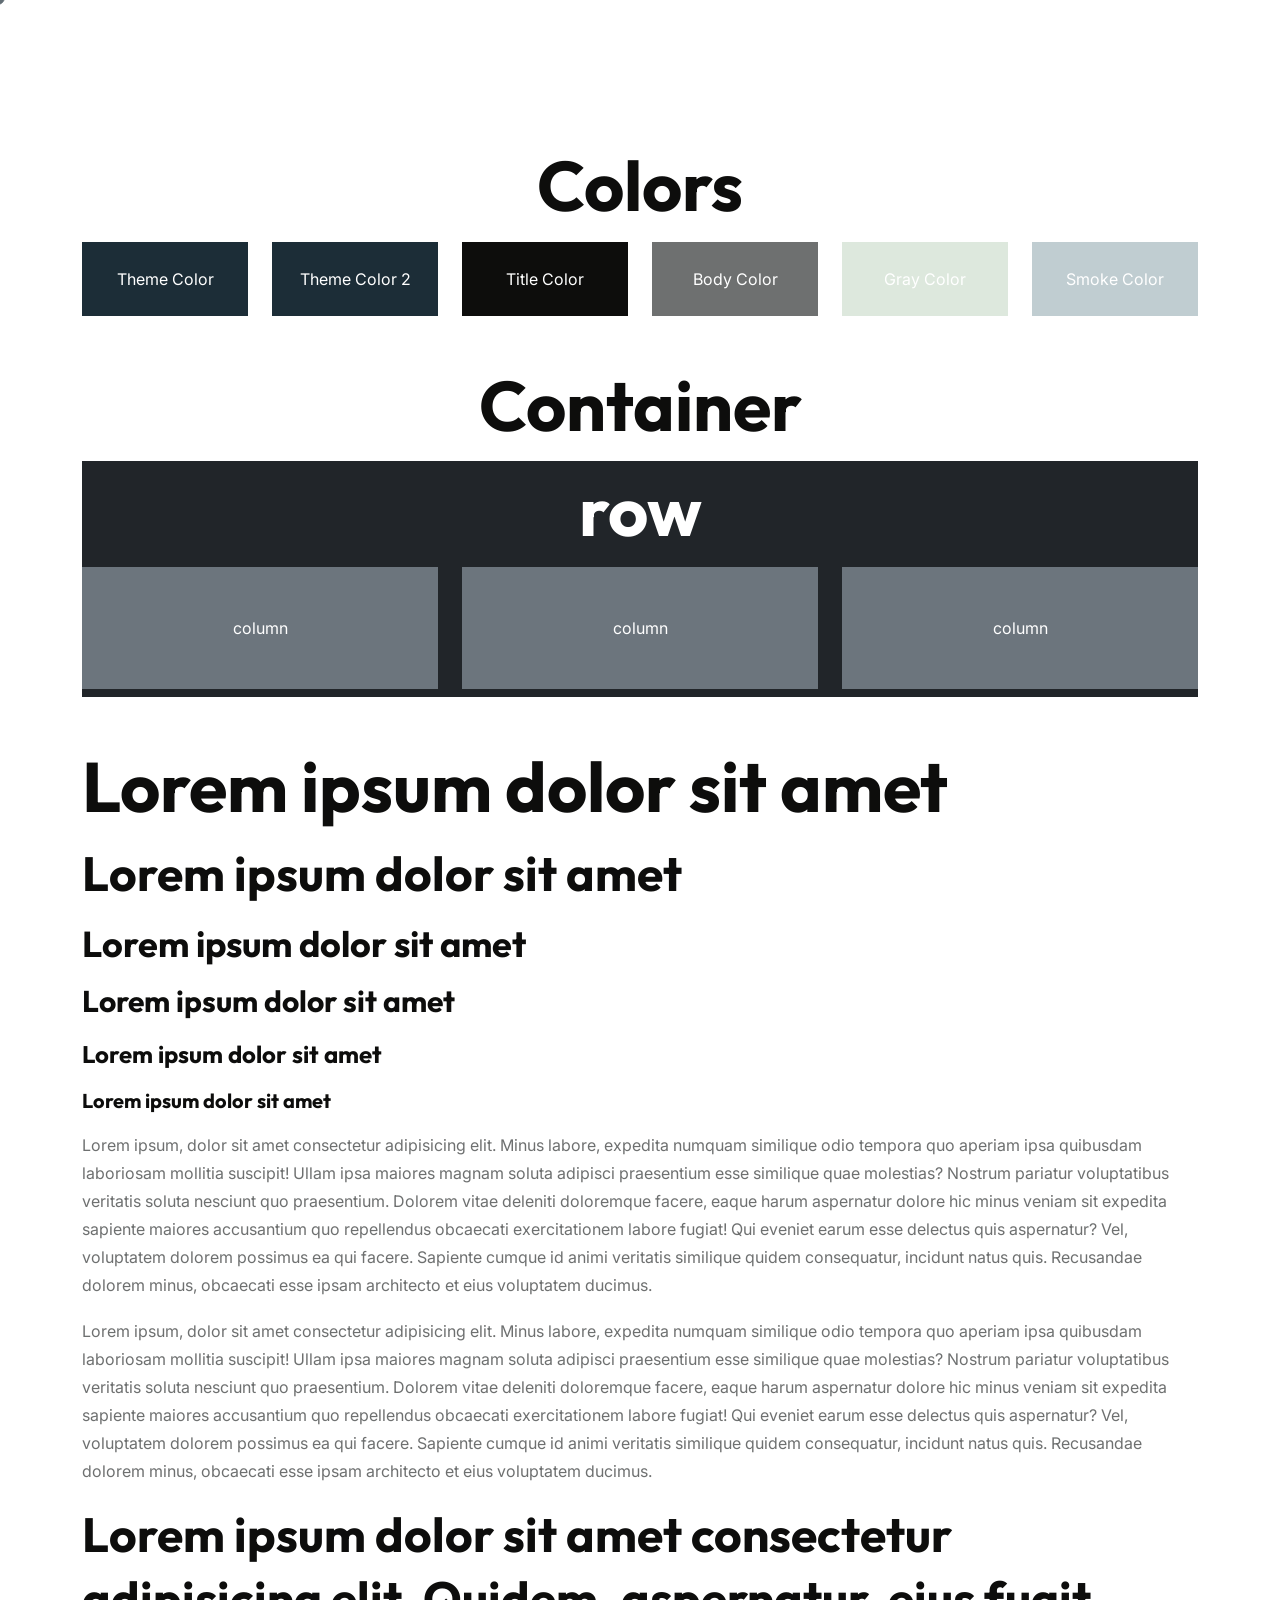
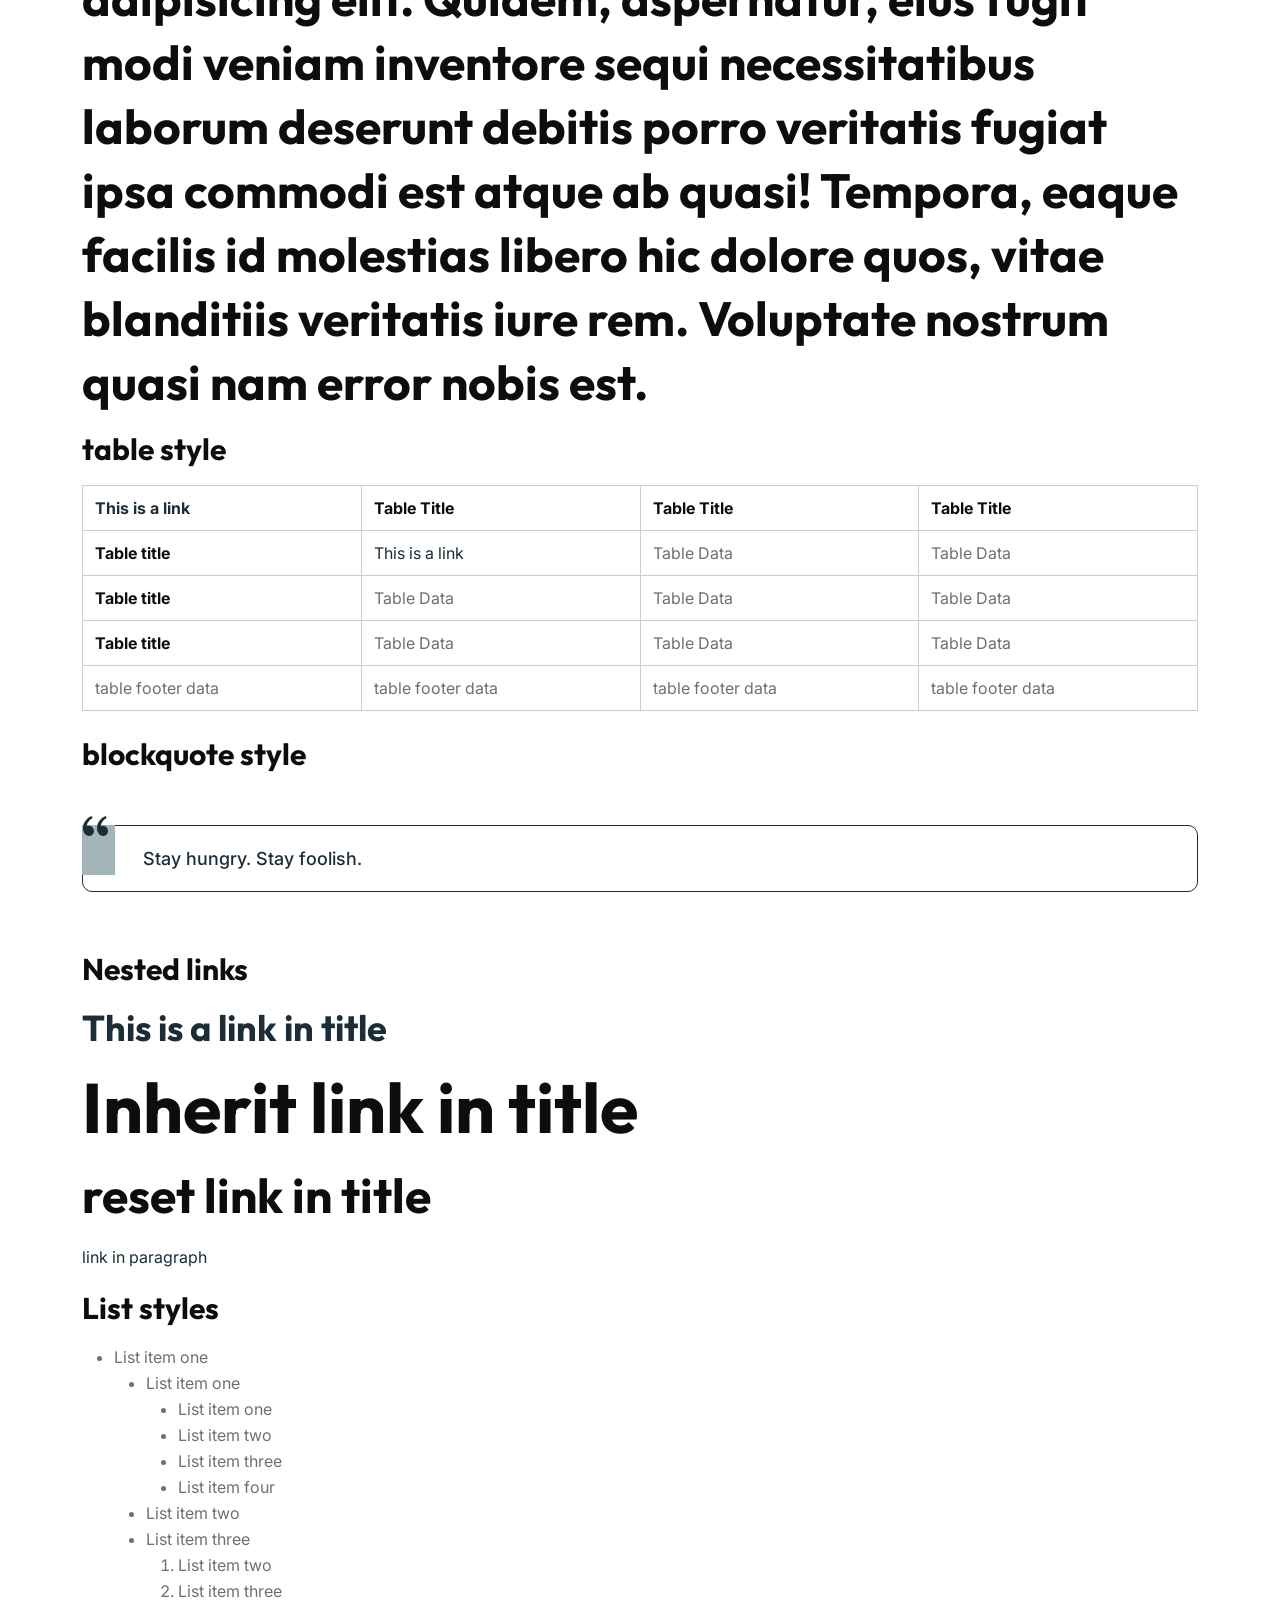
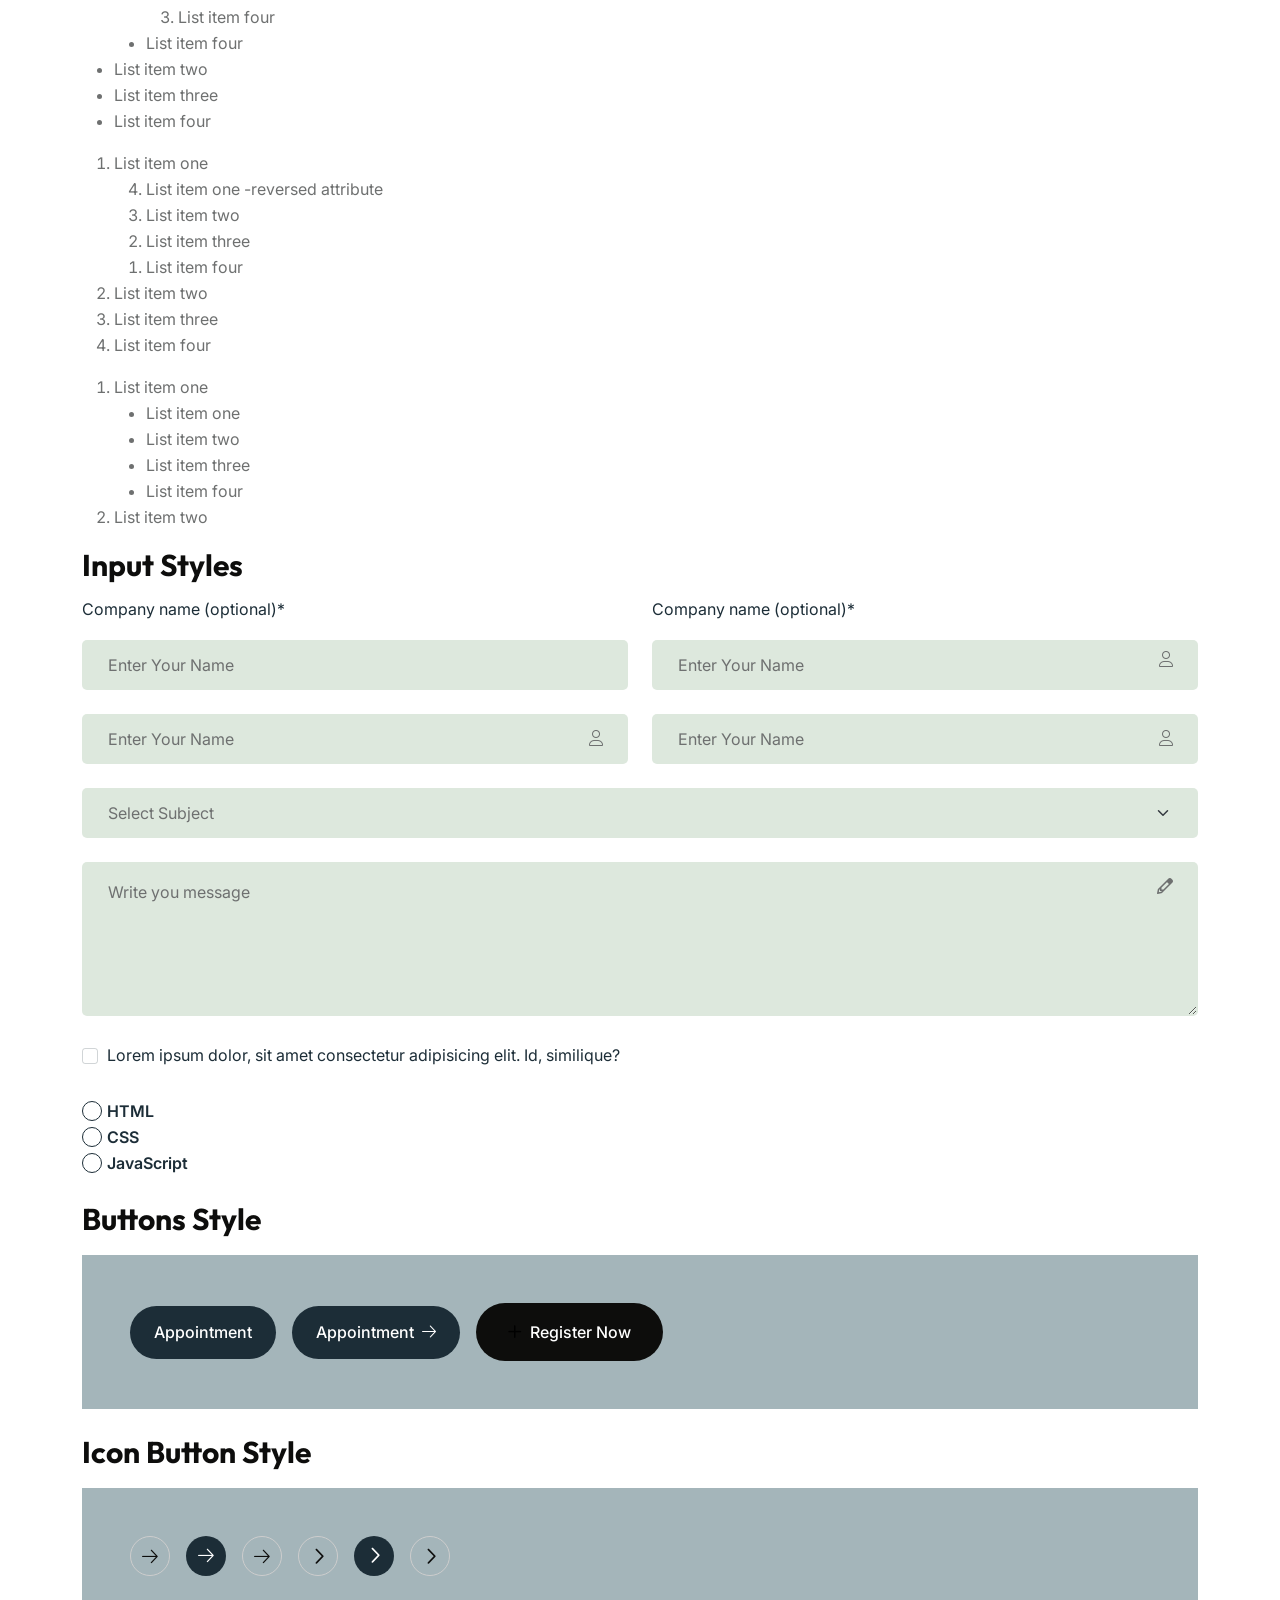
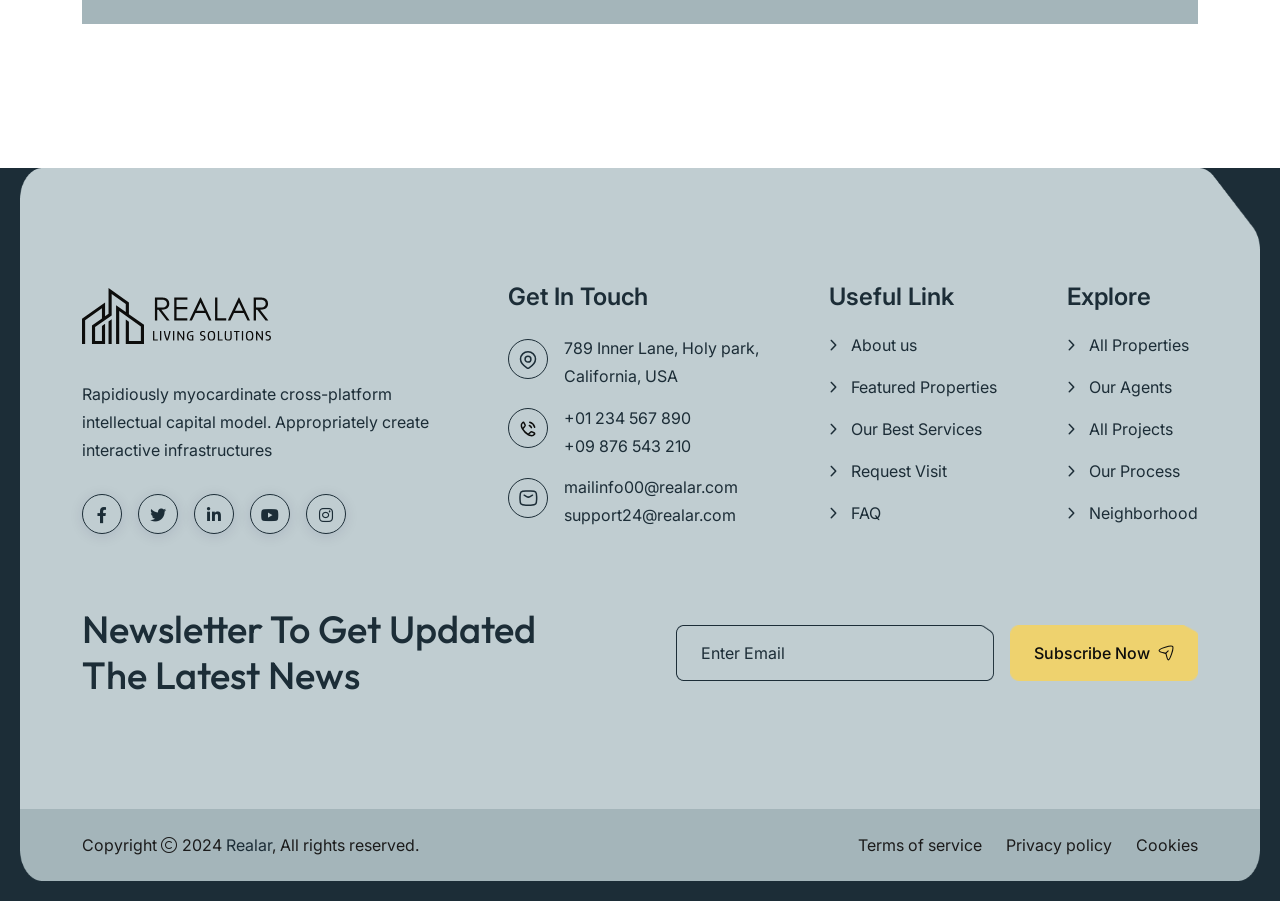
<file: typography.html>
<!doctype html>
<html class="no-js" lang="zxx" dir="ltr">

<head>
    <meta charset="utf-8">
    <meta http-equiv="x-ua-compatible" content="ie=edge">
    <title>Realar - Real Estate Apartment Complex HTML Template - Home One</title>
    <meta name="author" content="Realar">
    <meta name="description" content="Realar - Real Estate Apartment Complex HTML Template">
    <meta name="keywords" content="Realar - Real Estate Apartment Complex HTML Template">
    <meta name="robots" content="INDEX,FOLLOW">

    <!-- Mobile Specific Metas -->
    <meta name="viewport" content="width=device-width, initial-scale=1, shrink-to-fit=no">

    <!-- Favicons - Place favicon.ico in the root directory -->
    <link rel="apple-touch-icon" sizes="57x57" href="assets/img/favicons/apple-icon-57x57.png">
    <link rel="apple-touch-icon" sizes="60x60" href="assets/img/favicons/apple-icon-60x60.png">
    <link rel="apple-touch-icon" sizes="72x72" href="assets/img/favicons/apple-icon-72x72.png">
    <link rel="apple-touch-icon" sizes="76x76" href="assets/img/favicons/apple-icon-76x76.png">
    <link rel="apple-touch-icon" sizes="114x114" href="assets/img/favicons/apple-icon-114x114.png">
    <link rel="apple-touch-icon" sizes="120x120" href="assets/img/favicons/apple-icon-120x120.png">
    <link rel="apple-touch-icon" sizes="144x144" href="assets/img/favicons/apple-icon-144x144.png">
    <link rel="apple-touch-icon" sizes="152x152" href="assets/img/favicons/apple-icon-152x152.png">
    <link rel="apple-touch-icon" sizes="180x180" href="assets/img/favicons/apple-icon-180x180.png">
    <link rel="icon" type="image/png" sizes="192x192" href="assets/img/favicons/android-icon-192x192.png">
    <link rel="icon" type="image/png" sizes="32x32" href="assets/img/favicons/favicon-32x32.png">
    <link rel="icon" type="image/png" sizes="96x96" href="assets/img/favicons/favicon-96x96.png">
    <link rel="icon" type="image/png" sizes="16x16" href="assets/img/favicons/favicon-16x16.png">
    <link rel="manifest" href="assets/img/favicons/manifest.json">
    <meta name="msapplication-TileColor" content="#ffffff">
    <meta name="msapplication-TileImage" content="assets/img/favicons/ms-icon-144x144.png">
    <meta name="theme-color" content="#ffffff">

    <!--==============================
	  Google Fonts
	============================== -->
    <link rel="preconnect" href="https://fonts.googleapis.com">
    <link rel="preconnect" href="https://fonts.gstatic.com" crossorigin>
    <link href="https://fonts.googleapis.com/css2?family=Inter:wght@100..900&family=Outfit:wght@100..900&display=swap" rel="stylesheet">

    <!--==============================
	    All CSS File
	============================== -->
    <!-- Bootstrap -->
    <link rel="stylesheet" href="assets/css/bootstrap.min.css">
    <!-- Fontawesome Icon -->
    <link rel="stylesheet" href="assets/css/fontawesome.min.css">
    <!-- Magnific Popup -->
    <link rel="stylesheet" href="assets/css/magnific-popup.min.css">
    <!-- Swiper Js -->
    <link rel="stylesheet" href="assets/css/swiper-bundle.min.css">

    <!-- Theme Custom CSS -->
    <link rel="stylesheet" href="assets/css/style.css">

</head>

<body class="">

    <!--[if lte IE 9]>
    	<p class="browserupgrade">You are using an <strong>outdated</strong> browser. Please <a href="https://browsehappy.com/">upgrade your browser</a> to improve your experience and security.</p>
  	<![endif]-->


    <!--********************************
   		Code Start From Here 
	******************************** -->
    <div class="cursor-follower"></div>

    <!-- slider drag cursor -->
    <div class="slider-drag-cursor"><i class="fas fa-angle-left me-2"></i> DRAG <i class="fas fa-angle-right ms-2"></i></div>

    <!--==============================
     Preloader
  ==============================-->
    <div id="preloader" class="preloader ">
        <button class="th-btn style2 preloaderCls">Cancel Preloader </button>
        <div id="loader" class="th-preloader">
            <div class="animation-preloader">
                <div class="txt-loading">
                    <span preloader-text="R" class="characters">R</span>

                    <span preloader-text="E" class="characters">E</span>

                    <span preloader-text="A" class="characters">A</span>

                    <span preloader-text="L" class="characters">L</span>

                    <span preloader-text="A" class="characters">A</span>

                    <span preloader-text="R" class="characters">R</span>
                </div>
            </div>
        </div>
    </div>
    <div class="space ">
        <div class="h1 text-center mt-4">Colors</div>
        <div class="container mb-5">
            <div class="row">
                <div class="col-xl-2">
                    <div class="p-4 text-white text-center" style="background-color: var(--theme-color);">Theme Color</div>
                </div>
                <div class="col-xl-2">
                    <div class="p-4 text-white text-center" style="background-color: var(--theme-color);">Theme Color 2</div>
                </div>
                <div class="col-xl-2">
                    <div class="p-4 text-white text-center" style="background-color: var(--title-color);">Title Color</div>
                </div>
                <div class="col-xl-2">
                    <div class="p-4 text-white text-center" style="background-color: var(--body-color);">Body Color</div>
                </div>
                <div class="col-xl-2">
                    <div class="p-4 text-white text-center" style="background-color: var(--gray-color);">Gray Color</div>
                </div>
                <div class="col-xl-2">
                    <div class="p-4 text-white text-center" style="background-color: var(--smoke-color);">Smoke Color</div>
                </div>
            </div>
        </div>
        <div class="h1 text-center mt-4">Container</div>
        <div class="container mb-5">
            <div class="bg-dark py-2">
                <div class="h1 text-center text-white">row</div>
                <div class="row">
                    <div class="col-4 ">
                        <div class="py-5 bg-secondary text-white text-center">column</div>
                    </div>
                    <div class="col-4 ">
                        <div class="py-5 bg-secondary text-white text-center">column</div>
                    </div>
                    <div class="col-4 ">
                        <div class="py-5 bg-secondary text-white text-center">column</div>
                    </div>
                </div>
            </div>
        </div>

        <div class="container">

            <h1>Lorem ipsum dolor sit amet</h1>
            <h2>Lorem ipsum dolor sit amet</h2>
            <h3>Lorem ipsum dolor sit amet</h3>
            <h4>Lorem ipsum dolor sit amet</h4>
            <h5>Lorem ipsum dolor sit amet</h5>
            <h6>Lorem ipsum dolor sit amet</h6>
            <p>Lorem ipsum, dolor sit amet consectetur adipisicing elit. Minus labore, expedita numquam similique odio tempora quo aperiam ipsa quibusdam laboriosam mollitia suscipit! Ullam ipsa maiores magnam soluta adipisci praesentium esse similique quae molestias? Nostrum pariatur voluptatibus veritatis soluta nesciunt quo praesentium. Dolorem vitae deleniti doloremque facere, eaque harum aspernatur dolore hic minus veniam sit expedita sapiente maiores accusantium quo repellendus obcaecati exercitationem labore fugiat! Qui eveniet earum esse delectus quis aspernatur? Vel, voluptatem dolorem possimus ea qui facere. Sapiente cumque id animi veritatis similique quidem consequatur, incidunt natus quis. Recusandae dolorem minus, obcaecati esse ipsam architecto et eius voluptatem ducimus.</p>
            <p>Lorem ipsum, dolor sit amet consectetur adipisicing elit. Minus labore, expedita numquam similique odio tempora quo aperiam ipsa quibusdam laboriosam mollitia suscipit! Ullam ipsa maiores magnam soluta adipisci praesentium esse similique quae molestias? Nostrum pariatur voluptatibus veritatis soluta nesciunt quo praesentium. Dolorem vitae deleniti doloremque facere, eaque harum aspernatur dolore hic minus veniam sit expedita sapiente maiores accusantium quo repellendus obcaecati exercitationem labore fugiat! Qui eveniet earum esse delectus quis aspernatur? Vel, voluptatem dolorem possimus ea qui facere. Sapiente cumque id animi veritatis similique quidem consequatur, incidunt natus quis. Recusandae dolorem minus, obcaecati esse ipsam architecto et eius voluptatem ducimus.</p>
            <h2>Lorem ipsum dolor sit amet consectetur adipisicing elit. Quidem, aspernatur, eius fugit modi veniam inventore sequi necessitatibus laborum deserunt debitis porro veritatis fugiat ipsa commodi est atque ab quasi! Tempora, eaque facilis id molestias libero hic dolore quos, vitae blanditiis veritatis iure rem. Voluptate nostrum quasi nam error nobis est.</h2>
            <h4>table style</h4>
            <table>
                <thead>
                    <tr>
                        <th><a href="#">This is a link</a></th>
                        <th>Table Title</th>
                        <th>Table Title</th>
                        <th>Table Title</th>
                    </tr>
                </thead>
                <tbody>
                    <tr>
                        <th>Table title</th>
                        <td><a href="#">This is a link</a></td>
                        <td>Table Data</td>
                        <td>Table Data</td>
                    </tr>
                    <tr>
                        <th>Table title</th>
                        <td>Table Data</td>
                        <td>Table Data</td>
                        <td>Table Data</td>
                    </tr>
                    <tr>
                        <th>Table title</th>
                        <td>Table Data</td>
                        <td>Table Data</td>
                        <td>Table Data</td>
                    </tr>
                </tbody>
                <tfoot>
                    <tr>
                        <td>table footer data</td>
                        <td>table footer data</td>
                        <td>table footer data</td>
                        <td>table footer data</td>
                    </tr>
                </tfoot>
            </table>
            <h4>blockquote style</h4>
            <blockquote>
                <p>Stay hungry. Stay foolish.</p>
            </blockquote>
            <h4>Nested links</h4>
            <h3><a href="#">This is a link in title</a></h3>
            <h1><a href="#" class="text-inherit">Inherit link in title</a></h1>
            <h2><a href="#" class="text-reset">reset link in title</a></h2>
            <p><a href="#">link in paragraph</a></p>
            <h4>List styles</h4>
            <ul>
                <li>List item one
                    <ul>
                        <li>List item one
                            <ul>
                                <li>List item one</li>
                                <li>List item two</li>
                                <li>List item three</li>
                                <li>List item four</li>
                            </ul>
                        </li>
                        <li>List item two</li>
                        <li>List item three
                            <ol>
                                <li>List item two</li>
                                <li>List item three</li>
                                <li>List item four</li>
                            </ol>
                        </li>
                        <li>List item four</li>
                    </ul>
                </li>
                <li>List item two</li>
                <li>List item three</li>
                <li>List item four</li>
            </ul>
            <ol>
                <li>List item one
                    <ol reversed="reversed">
                        <li>List item one -reversed attribute</li>
                        <li>List item two</li>
                        <li>List item three</li>
                        <li>List item four</li>
                    </ol>
                </li>
                <li>List item two</li>
                <li>List item three</li>
                <li>List item four</li>
            </ol>
            <ol>
                <li>List item one
                    <ul>
                        <li>List item one</li>
                        <li>List item two</li>
                        <li>List item three</li>
                        <li>List item four</li>
                    </ul>
                </li>
                <li>List item two</li>
            </ol>
            <h4>Input Styles</h4>
            <div class="row">
                <div class="form-group col-lg-6 has-label">
                    <label for="text">Company name (optional)*</label>
                    <input type="text" id="text" placeholder="Enter Your Name">
                </div>
                <div class="form-group col-lg-6 has-label">
                    <label for="text2">Company name (optional)*</label>
                    <input type="text" id="text2" placeholder="Enter Your Name">
                    <i class="fal fa-user"></i>
                </div>
                <div class="form-group col-lg-6">
                    <input type="text" placeholder="Enter Your Name">
                    <i class="fal fa-user"></i>
                </div>
                <div class="form-group col-lg-6">
                    <input type="text" placeholder="Enter Your Name">
                    <i class="fal fa-user"></i>
                </div>
                <div class="form-group col-12">
                    <select name="name" id="name">
                        <option value="" selected disabled hidden>Select Subject</option>
                        <option value="">Option 1</option>
                        <option value="">Option 2</option>
                        <option value="">Option 3</option>
                        <option value="">Option 4</option>
                    </select>
                </div>
                <div class="form-group col-12">
                    <textarea name="textARea" id="textARea" cols="30" rows="10" placeholder="Write you message"></textarea>
                    <i class="far fa-pencil"></i>
                </div>
                <div class="form-group col-12">
                    <input type="checkbox" id="checkbox" name="checkbox">
                    <label for="checkbox">Lorem ipsum dolor, sit amet consectetur adipisicing elit. Id, similique?</label>
                </div>
                <div class="form-group col-12">
                    <div>
                        <input type="radio" id="html" name="fav_language" value="HTML">
                        <label for="html">HTML</label>
                    </div>
                    <div>
                        <input type="radio" id="css" name="fav_language" value="CSS">
                        <label for="css">CSS</label>
                    </div>
                    <div>
                        <input type="radio" id="javascript" name="fav_language" value="JavaScript"><label for="javascript">JavaScript</label>
                    </div>
                </div>
            </div>
            <h4>Buttons Style</h4>
            <div class="p-5 mb-4 bg-light">
                <div class="row align-items-center gy-3 gx-3">
                    <div class="col-auto"><a href="#" class="th-btn">Appointment</a></div>
                    <div class="col-auto"><a href="#" class="th-btn">Appointment<i class="fal fa-arrow-right"></i></a></div>
                    <div class="col-auto"><a href="#" class="th-btn style2"><span class="btn-icon"><i class="far fa-plus"></i></span><span class="btn-text">Register Now</span></a></div>
                </div>
            </div>
            <h4>Icon Button Style</h4>
            <div class="p-5 mb-4 bg-light">
                <div class="row align-items-center gy-3 gx-3">
                    <div class="col-auto"><a href="#" class="icon-btn"><i class="fal fa-arrow-right"></i></a></div>
                    <div class="col-auto"><a href="#" class="icon-btn style2"><i class="fal fa-arrow-right"></i></a></div>
                    <div class="col-auto"><a href="#" class="icon-btn style3"><i class="fal fa-arrow-right"></i></a></div>
                    <div class="col-auto"><a href="#" class="icon-btn style1 btn-md"><i class="far fa-chevron-right"></i></a></div>
                    <div class="col-auto"><a href="#" class="icon-btn style2 btn-md"><i class="far fa-chevron-right"></i></a></div>
                    <div class="col-auto"><a href="#" class="icon-btn style3 btn-md"><i class="far fa-chevron-right"></i></a></div>
                </div>
            </div>
        </div>
    </div><!--==============================
	Footer Area
==============================-->
    <footer class="footer-wrapper footer-layout1 bg-theme">
        <div class="footer-wrap bg-smoke" data-mask-src="assets/img/bg/footer-bg-mask.png">
            <div class="widget-area space">
                <div class="container">
                    <div class="row justify-content-between">
                        <div class="col-md-6 col-xl-4">
                            <div class="widget footer-widget">
                                <div class="th-widget-about">
                                    <div class="about-logo">
                                        <a href="index.html"><img src="assets/img/logo.svg" alt="Realar"></a>
                                    </div>
                                    <p class="about-text">Rapidiously myocardinate cross-platform intellectual capital model. Appropriately create interactive infrastructures</p>
                                    <div class="th-social style3">
                                        <a href="https://www.facebook.com/"><i class="fab fa-facebook-f"></i></a>
                                        <a href="https://www.twitter.com/"><i class="fab fa-twitter"></i></a>
                                        <a href="https://www.linkedin.com/"><i class="fab fa-linkedin-in"></i></a>
                                        <a href="https://www.youtube.com/"><i class="fab fa-youtube"></i></a>
                                        <a href="https://www.instagram.com/"><i class="fab fa-instagram"></i></a>
                                    </div>
                                </div>
                            </div>
                        </div>
                        <div class="col-md-6 col-xl-auto">
                            <div class="widget footer-widget">
                                <h3 class="widget_title">Get In Touch</h3>
                                <div class="th-widget-contact">
                                    <div class="info-box_text">
                                        <div class="icon"><img src="assets/img/icon/location-dot.svg" alt="img"></div>
                                        <div class="details">
                                            <p>789 Inner Lane, Holy park,</p>
                                            <p>California, USA</p>
                                        </div>
                                    </div>
                                    <div class="info-box_text">
                                        <div class="icon">
                                            <img src="assets/img/icon/phone.svg" alt="img">
                                        </div>
                                        <div class="details">
                                            <p><a href="tel:+0123456789" class="info-box_link">+01 234 567 890</a></p>
                                            <p><a href="tel:+09876543210" class="info-box_link">+09 876 543 210</a></p>
                                        </div>
                                    </div>
                                    <div class="info-box_text">
                                        <div class="icon">
                                            <img src="assets/img/icon/envelope.svg" alt="img">
                                        </div>
                                        <div class="details">
                                            <p><a href="mailto:mailinfo00@realar.com" class="info-box_link">mailinfo00@realar.com</a></p>
                                            <p><a href="mailto:support24@realar.com" class="info-box_link">support24@realar.com</a></p>
                                        </div>
                                    </div>
                                </div>
                            </div>
                        </div>
                        <div class="col-md-6 col-xl-auto">
                            <div class="widget widget_nav_menu footer-widget">
                                <h3 class="widget_title">Useful Link</h3>
                                <div class="menu-all-pages-container">
                                    <ul class="menu">
                                        <li><a href="about.html">About us</a></li>
                                        <li><a href="property.html">Featured Properties</a></li>
                                        <li><a href="agency.html">Our Best Services</a></li>
                                        <li><a href="contact.html">Request Visit</a></li>
                                        <li><a href="contact.html">FAQ</a></li>
                                    </ul>
                                </div>
                            </div>
                        </div>
                        <div class="col-md-6 col-xl-auto">
                            <div class="widget widget_nav_menu footer-widget">
                                <h3 class="widget_title">Explore</h3>
                                <div class="menu-all-pages-container">
                                    <ul class="menu">
                                        <li><a href="property.html">All Properties</a></li>
                                        <li><a href="team.html">Our Agents</a></li>
                                        <li><a href="property.html">All Projects</a></li>
                                        <li><a href="about.html">Our Process</a></li>
                                        <li><a href="contact.html">Neighborhood</a></li>
                                    </ul>
                                </div>
                            </div>
                        </div>
                    </div>
                    <div class="newsletter-wrap">
                        <h5 class="newsletter-title">Newsletter To Get Updated The Latest News</h5>
                        <form action="#" class="newsletter-form">
                            <div class="form-group">
                                <input type="text" class="form-control" placeholder="Enter Email">
                            </div>
                            <button class="th-btn btn-mask">Subscribe Now <span class="btn-icon"><img src="assets/img/icon/paper-plane.svg" alt="img"></span></button>
                        </form>
                    </div>
                </div>
            </div>

            <div class="copyright-wrap">
                <div class="container">
                    <div class="row gy-2 align-items-center">
                        <div class="col-lg-6">
                            <p class="copyright-text">
                                Copyright <i class="fal fa-copyright"></i> 2024 <a href="index.html">Realar</a>, All rights reserved.</p>
                        </div>
                        <div class="col-lg-6 text-center text-lg-end">
                            <div class="footer-links">
                                <ul>
                                    <li><a href="contact.html">Terms of service</a></li>
                                    <li><a href="contact.html">Privacy policy</a></li>
                                    <li><a href="contact.html">Cookies</a></li>
                                </ul>
                            </div>
                        </div>
                    </div>
                </div>
            </div>
        </div>
    </footer>

    <!--********************************
			Code End  Here 
	******************************** -->

    <!-- Scroll To Top -->
    <div class="scroll-top">
        <svg class="progress-circle svg-content" width="100%" height="100%" viewBox="-1 -1 102 102">
            <path d="M50,1 a49,49 0 0,1 0,98 a49,49 0 0,1 0,-98" style="transition: stroke-dashoffset 10ms linear 0s; stroke-dasharray: 307.919, 307.919; stroke-dashoffset: 307.919;"></path>
        </svg>
    </div>

    <!--==============================
    All Js File
============================== -->
    <!-- Jquery -->
    <script src="assets/js/vendor/jquery-3.7.1.min.js"></script>

    <!-- Swiper Js -->
    <script src="assets/js/swiper-bundle.min.js"></script>
    <!-- Bootstrap -->
    <script src="assets/js/bootstrap.min.js"></script>
    <!-- Magnific Popup -->
    <script src="assets/js/jquery.magnific-popup.min.js"></script>
    <!-- Counter Up -->
    <script src="assets/js/jquery.counterup.min.js"></script>
    <!-- Range Slider -->
    <script src="assets/js/jquery-ui.min.js"></script>
    <!-- Isotope Filter -->
    <script src="assets/js/imagesloaded.pkgd.min.js"></script>
    <script src="assets/js/isotope.pkgd.min.js"></script>
    <!-- Gsap -->
    <script src="assets/js/gsap.min.js"></script>



    <!-- Main Js File -->
    <script src="assets/js/main.js"></script>
</body>

</html>
</file>
